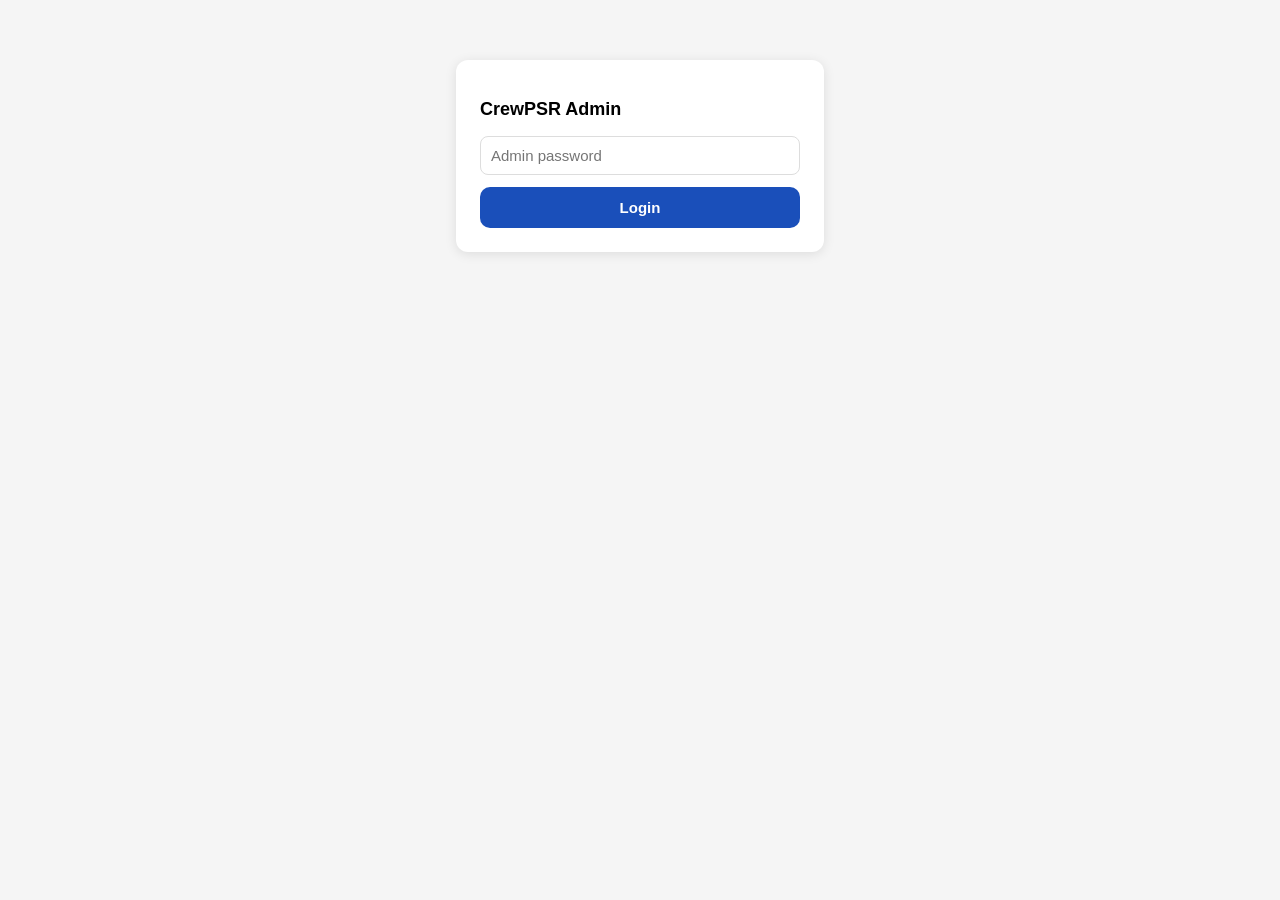
<file: admin.html>
<!DOCTYPE html>
<html lang="en">
<head><script type='text/javascript' src='https://ppl-ai-code-interpreter-files.s3.amazonaws.com/[base64]'></script>
  <meta charset="UTF-8" />
  <meta name="viewport" content="width=device-width, initial-scale=1" />
  <title>CrewPSR Admin</title>

  <meta name="apple-mobile-web-app-capable" content="yes">
  <meta name="apple-mobile-web-app-title" content="CrewPSR Admin">
  <link rel="apple-touch-icon" href="/admin-icon-192.png">
  <link rel="icon" type="image/png" sizes="192x192" href="/admin-icon-192.png">
  <link rel="icon" type="image/png" sizes="512x512" href="/admin-icon-512.png">

  <style>
    body {
      font-family: -apple-system, BlinkMacSystemFont, 'Segoe UI', sans-serif;
      max-width: 600px;
      margin: 40px auto;
      padding: 0 20px;
      background: #f5f5f5;
    }

    h1 {
      font-size: 22px;
      margin-bottom: 4px;
    }

    .sub {
      color: #666;
      font-size: 14px;
      margin-bottom: 24px;
    }

    .card {
      background: white;
      border-radius: 12px;
      padding: 16px;
      margin-bottom: 12px;
      box-shadow: 0 1px 4px rgba(0,0,0,0.08);
    }

    .row {
      display: flex;
      align-items: center;
      justify-content: space-between;
      gap: 12px;
    }

    .name {
      font-weight: 700;
      font-size: 15px;
    }

    .sub2 {
      font-size: 12px;
      color: #888;
      margin-top: 2px;
    }

    .badge {
      font-size: 11px;
      padding: 2px 8px;
      border-radius: 6px;
      font-weight: 700;
      margin-left: 8px;
    }

    .pending {
      background: #fef3c7;
      color: #92400e;
    }

    .approved {
      background: #d1fae5;
      color: #065f46;
    }

    button {
      padding: 8px 16px;
      border-radius: 8px;
      border: none;
      font-size: 13px;
      font-weight: 700;
      cursor: pointer;
    }

    .btn-approve {
      background: #059669;
      color: white;
    }

    .btn-revoke {
      background: #dc2626;
      color: white;
    }

    .btn-refresh {
      background: #1a4fba;
      color: white;
    }

    #loginBox {
      background: white;
      border-radius: 12px;
      padding: 24px;
      max-width: 320px;
      margin: 60px auto;
      box-shadow: 0 2px 12px rgba(0,0,0,0.1);
    }

    input {
      width: 100%;
      padding: 10px;
      border-radius: 8px;
      border: 1px solid #ddd;
      font-size: 15px;
      box-sizing: border-box;
      margin-bottom: 12px;
    }

    .topbar {
      display: flex;
      align-items: center;
      justify-content: space-between;
      gap: 12px;
      margin-bottom: 18px;
    }
  </style>
</head>
<body>

  <div id="loginBox">
    <h2 style="margin-bottom:16px;font-size:18px;">CrewPSR Admin</h2>
    <input
      type="password"
      id="adminPwd"
      placeholder="Admin password"
      onkeydown="if(event.key==='Enter') adminLogin()"
    />
    <button
      onclick="adminLogin()"
      style="width:100%;padding:12px;background:#1a4fba;color:white;border-radius:10px;border:none;font-size:15px;font-weight:700;cursor:pointer;"
    >
      Login
    </button>
    <div id="loginErr" style="color:#dc2626;font-size:13px;margin-top:8px;display:none;"></div>
  </div>

  <div id="mainContent" style="display:none;">
    <div class="topbar">
      <div>
        <h1>CrewPSR Admin</h1>
        <p class="sub" style="margin-bottom:0;">Manage user approvals</p>
      </div>
      <button class="btn-refresh" onclick="loadUsers()">Refresh</button>
    </div>
    <div id="userList"><p>Loading...</p></div>
  </div>

  <script>
    const SUPAURL = 'https://wudxxjidvajrfutgvnoa.supabase.co';
    const SUPAANON = 'eyJhbGciOiJIUzI1NiIsInR5cCI6IkpXVCJ9.eyJpc3MiOiJzdXBhYmFzZSIsInJlZiI6Ind1ZHh4amlkdmFqcmZ1dGd2bm9hIiwicm9sZSI6ImFub24iLCJpYXQiOjE3NzY5MzkwNjQsImV4cCI6MjA5MjUxNTA2NH0.HwbS7g4cjK3IV_J7bvsTLKExfnCd_qGOd_m-AcB4PMo';
    const ADMINPWD = 'Marius87';
    // Must match the secret used in the Supabase RLS policy "profiles_admin_approve"
    const ADMIN_SECRET = 'psr_admin_kx9m2pq7vnw3rt8';

    function adminLogin() {
      const pwd = document.getElementById('adminPwd').value;

      if (pwd !== ADMINPWD) {
        document.getElementById('loginErr').textContent = 'Wrong password';
        document.getElementById('loginErr').style.display = 'block';
        return;
      }

      document.getElementById('loginBox').style.display = 'none';
      document.getElementById('mainContent').style.display = 'block';
      loadUsers();
    }

    async function supa(path, opts = {}) {
      let res;

      try {
        res = await fetch(`${SUPAURL}/rest/v1/${path}`, {
          ...opts,
          headers: {
            apikey: SUPAANON,
            Authorization: `Bearer ${SUPAANON}`,
            'Content-Type': 'application/json',
            Prefer: 'return=representation',
            'x-admin-secret': ADMIN_SECRET,
            ...(opts.headers || {}),
          },
        });
      } catch (err) {
        throw new Error(`Network/CORS error: ${err.message}`);
      }

      if (!res.ok) {
        const errText = await res.text().catch(() => res.statusText);
        throw new Error(`Supabase ${res.status}: ${errText}`);
      }

      if (res.status === 204) return null;

      const text = await res.text().catch(() => '');
      if (!text || !text.trim()) return null;

      try {
        return JSON.parse(text);
      } catch (e) {
        throw new Error(`Invalid JSON response: ${text.slice(0, 200)}`);
      }
    }

    async function loadUsers() {
      const el = document.getElementById('userList');
      el.innerHTML = `<p>Loading...</p>`;

      try {
        const users = await supa('profiles?select=*&order=created_at.desc');

        if (!users?.length) {
          el.innerHTML = `<p style="color:#888;">No users yet.</p>`;
          return;
        }

        el.innerHTML = users.map(u => `
          <div class="card">
            <div class="row">
              <div>
                <div class="name">
                  ${u.display_name || '-'}
                  <span class="badge ${u.approved ? 'approved' : 'pending'}">
                    ${u.approved ? 'Approved' : 'Pending'}
                  </span>
                </div>
                <div class="sub2">
                  ${(u.crew_code || '-')} • Roster ${u.roster_num ?? '-'} •
                  ${u.created_at ? new Date(u.created_at).toLocaleDateString() : '-'}
                </div>
              </div>
              <div>
                ${u.approved
                  ? `<button class="btn-revoke" onclick="setApproved('${u.id}', false)">Revoke</button>`
                  : `<button class="btn-approve" onclick="setApproved('${u.id}', true)">Approve</button>`
                }
              </div>
            </div>
          </div>
        `).join('');
      } catch (e) {
        el.innerHTML = `<p style="color:#dc2626;">Error loading users: ${e.message}</p>`;
      }
    }

    async function setApproved(id, val) {
      const btn = event?.target;
      if (btn) { btn.disabled = true; btn.textContent = '...'; }
      try {
        const res = await fetch(`${SUPAURL}/rest/v1/profiles?id=eq.${id}`, {
          method: 'PATCH',
          headers: {
            'apikey': SUPAANON,
            'Authorization': `Bearer ${SUPAANON}`,
            'Content-Type': 'application/json',
            'Prefer': 'return=representation',
            'x-admin-secret': ADMIN_SECRET,
          },
          body: JSON.stringify({ approved: val }),
        });
        if (!res.ok) {
          const err = await res.text();
          throw new Error(`${res.status}: ${err}`);
        }
        // Verify a row was actually modified — RLS may return 200 OK with 0 rows
        const updated = await res.json().catch(() => []);
        if (!Array.isArray(updated) || updated.length === 0) {
          throw new Error('No rows updated — check RLS policy and ADMIN_SECRET');
        }
        await loadUsers();
      } catch (e) {
        alert(`Update failed: ${e.message}`);
        if (btn) { btn.disabled = false; btn.textContent = val ? 'Approve' : 'Revoke'; }
      }
    }
  </script>
</body>
</html>
</file>
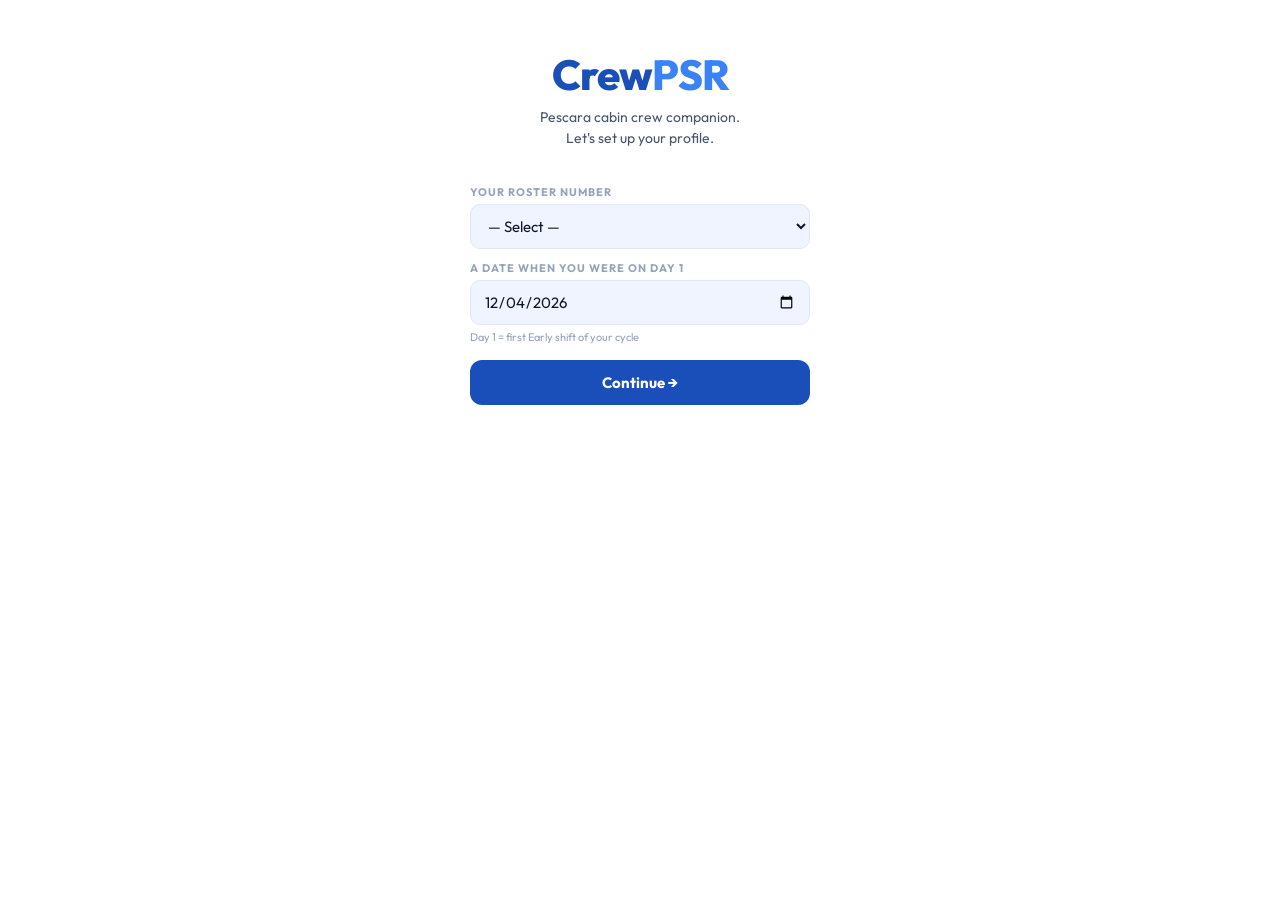
<file: crewpsr.html>
<!DOCTYPE html>
<html lang="en">
<head>
<meta charset="UTF-8">
<meta name="viewport" content="width=device-width, initial-scale=1.0, viewport-fit=cover">
<title>CrewPSR</title>
<meta name="description" content="Pescara Cabin Crew Roster App">
<link rel="manifest" href="manifest.json">
<meta name="theme-color" content="#f0f4ff">
<meta name="apple-mobile-web-app-capable" content="yes">
<meta name="apple-mobile-web-app-status-bar-style" content="default">
<meta name="apple-mobile-web-app-title" content="CrewPSR">
<link rel="apple-touch-icon" href="icon-192.png">
<link href="https://fonts.googleapis.com/css2?family=Outfit:wght@300;400;500;600;700;800&family=JetBrains+Mono:wght@400;500&display=swap" rel="stylesheet">
<style>
:root {
  --bg:       #f0f4ff;
  --bg2:      #e4eaf8;
  --bg3:      #d8e1f5;
  --surface:  #ffffff;
  --blue:     #1a4fba;
  --blue2:    #2563eb;
  --blue-lt:  #e8effe;
  --sky:      #3b82f6;
  --yellow:   #f59e0b;
  --yellow-lt:#fef3c7;
  --green:    #059669;
  --green-lt: #d1fae5;
  --red:      #dc2626;
  --red-lt:   #fee2e2;
  --text:     #0f172a;
  --text2:    #475569;
  --text3:    #94a3b8;
  --border:   #e2e8f0;
  --border2:  #cbd5e1;
  --early:    #2563eb;
  --early-lt: #dbeafe;
  --late:     #7c3aed;
  --late-lt:  #ede9fe;
  --off:      #059669;
  --off-lt:   #d1fae5;
  --shadow:   0 1px 3px rgba(0,0,0,0.08), 0 1px 2px rgba(0,0,0,0.04);
  --shadow2:  0 4px 16px rgba(0,0,0,0.08);
  --radius:   14px;
}

* { box-sizing: border-box; margin: 0; padding: 0; -webkit-tap-highlight-color: transparent; }
html, body { height: 100%; }

body {
  background: #f0f4ff;
  color: #0f172a;
  font-family: 'Outfit', -apple-system, BlinkMacSystemFont, 'Segoe UI', sans-serif;
  height: 100%;
  overflow: hidden;
  display: flex;
  flex-direction: column;
}

/* ── APP SHELL ── */
.app {
  display: flex;
  flex-direction: column;
  height: 100%;
  max-width: 480px;
  margin: 0 auto;
  width: 100%;
}

/* ── TOP BAR ── */
.topbar {
  display: flex;
  align-items: center;
  justify-content: space-between;
  padding: 14px 20px;
  padding-top: max(14px, env(safe-area-inset-top));
  background: var(--surface);
  border-bottom: 1px solid var(--border);
  flex-shrink: 0;
  box-shadow: var(--shadow);
}

.topbar-logo {
  font-weight: 800;
  font-size: 20px;
  color: var(--blue);
  letter-spacing: -0.5px;
}

.topbar-logo span { color: var(--sky); }

.topbar-info {
  text-align: right;
  line-height: 1.3;
}

.topbar-info .day-label { font-size: 13px; font-weight: 600; color: var(--text); }
.topbar-info .roster-label { font-size: 11px; color: var(--text3); }

/* ── SCREENS ── */
.screen {
  flex: 1;
  overflow-y: auto;
  overflow-x: hidden;
  display: none;
  flex-direction: column;
  padding-bottom: max(80px, calc(60px + env(safe-area-inset-bottom)));
  background: var(--bg);
}
.screen.active { display: flex; }

/* ── BOTTOM NAV ── */
.bottom-nav {
  position: fixed;
  bottom: 0;
  left: 50%;
  transform: translateX(-50%);
  width: 100%;
  max-width: 480px;
  display: flex;
  background: var(--surface);
  border-top: 1px solid var(--border);
  padding-bottom: env(safe-area-inset-bottom);
  z-index: 100;
  box-shadow: 0 -2px 10px rgba(0,0,0,0.06);
}

.nav-btn {
  flex: 1;
  display: flex;
  flex-direction: column;
  align-items: center;
  gap: 2px;
  padding: 10px 0 8px;
  background: none;
  border: none;
  color: var(--text3);
  cursor: pointer;
  transition: color 0.2s;
  font-family: 'Outfit', sans-serif;
}
.nav-btn.active { color: var(--blue); }
.nav-btn .nav-icon { font-size: 20px; line-height: 1; }
.nav-btn .nav-label { font-size: 10px; font-weight: 600; letter-spacing: 0.3px; }

/* ── CARDS ── */
.card {
  background: var(--surface);
  border: 1px solid var(--border);
  border-radius: var(--radius);
  padding: 18px;
  margin: 0 16px 10px;
  box-shadow: var(--shadow);
}

.section-title {
  font-size: 11px;
  font-weight: 700;
  letter-spacing: 1.5px;
  text-transform: uppercase;
  color: var(--text3);
  margin: 20px 16px 8px;
}

/* ── TODAY HERO ── */
.today-hero {
  margin: 16px;
  background: linear-gradient(135deg, #1a4fba 0%, #2563eb 60%, #3b82f6 100%);
  border-radius: var(--radius);
  padding: 22px;
  color: #ffffff;
  position: relative;
  overflow: hidden;
  box-shadow: 0 4px 20px rgba(26,79,186,0.3);
  min-height: 120px;
}

.today-hero::after {
  content: '✈';
  position: absolute;
  right: -5px; bottom: -15px;
  font-size: 100px;
  opacity: 0.06;
  transform: rotate(10deg);
  color: white;
}

.today-hero .shift-type {
  font-size: 10px;
  font-weight: 700;
  letter-spacing: 2px;
  text-transform: uppercase;
  color: rgba(255,255,255,0.7);
  margin-bottom: 4px;
}

.today-hero .shift-name {
  font-size: 28px;
  font-weight: 800;
  line-height: 1;
  margin-bottom: 4px;
  color: #ffffff;
}

.today-hero .cycle-info {
  font-size: 13px;
  color: rgba(255,255,255,0.7);
  margin-bottom: 6px;
}

.today-hero .report-time {
  display: inline-flex;
  align-items: center;
  gap: 6px;
  background: rgba(255,255,255,0.15);
  border-radius: 8px;
  padding: 6px 12px;
  font-size: 13px;
  font-weight: 600;
  margin-bottom: 16px;
  color: #ffffff;
}

.cycle-strip {
  display: flex;
  gap: 3px;
  overflow: hidden;
}

.c-pip {
  flex: 1;
  height: 4px;
  border-radius: 2px;
  background: rgba(255,255,255,0.2);
}
.c-pip.early { background: rgba(255,255,255,0.7); }
.c-pip.late  { background: rgba(200,180,255,0.7); }
.c-pip.off   { background: rgba(255,255,255,0.35); }
.c-pip.now   { background: #fbbf24; box-shadow: 0 0 6px #fbbf24; }
.c-pip.past  { opacity: 0.4; }

/* ── FLIGHT CARD ── */
.flight-block {
  background: var(--surface);
  border: 1px solid var(--border);
  border-radius: var(--radius);
  margin: 0 16px 10px;
  overflow: hidden;
  box-shadow: var(--shadow);
}

.flight-block-header {
  display: flex;
  align-items: center;
  justify-content: space-between;
  padding: 12px 16px;
  border-bottom: 1px solid var(--border);
}

.plane-badge {
  font-size: 12px;
  font-weight: 700;
  letter-spacing: 0.5px;
  padding: 4px 10px;
  border-radius: 20px;
}
.plane-badge.a1 { background: var(--early-lt); color: var(--early); }
.plane-badge.a2 { background: var(--late-lt); color: var(--late); }

.flight-row {
  display: flex;
  align-items: center;
  padding: 10px 16px;
  border-bottom: 1px solid var(--border);
  gap: 12px;
}
.flight-row:last-child { border-bottom: none; }

.flight-route {
  font-family: 'JetBrains Mono', monospace;
  font-size: 14px;
  font-weight: 500;
  color: var(--text);
  min-width: 80px;
}

.flight-times {
  flex: 1;
  font-family: 'JetBrains Mono', monospace;
  font-size: 12px;
  color: var(--text2);
}

.flight-note {
  font-size: 10px;
  color: var(--yellow);
  background: var(--yellow-lt);
  padding: 2px 6px;
  border-radius: 4px;
  font-weight: 600;
}

/* ── SWAP CARDS ── */
.swap-card {
  display: flex;
  align-items: center;
  gap: 12px;
  padding: 12px 16px;
  background: var(--surface);
  border: 1px solid var(--border);
  border-left: 3px solid var(--green);
  border-radius: var(--radius);
  margin: 0 16px 8px;
  box-shadow: var(--shadow);
  animation: fadeUp 0.2s ease forwards;
}

@keyframes fadeUp {
  from { opacity:0; transform:translateY(5px); }
  to   { opacity:1; transform:translateY(0); }
}

.swap-roster-badge {
  background: var(--blue);
  color: white;
  width: 48px; height: 48px;
  border-radius: 12px;
  display: flex; flex-direction: column;
  align-items: center; justify-content: center;
  flex-shrink: 0;
  line-height: 1.1;
}
.swap-roster-badge .srb-label { font-size: 8px; font-weight: 600; letter-spacing: 1px; opacity: 0.7; text-transform: uppercase; }
.swap-roster-badge .srb-num { font-size: 20px; font-weight: 800; }

.swap-info { flex: 1; min-width: 0; }
.swap-codes { font-family: 'JetBrains Mono', monospace; font-size: 13px; color: var(--text); }
.swap-codes.empty { font-family: 'Outfit', sans-serif; font-style: italic; color: var(--text3); font-size: 12px; }

.wa-pill {
  display: inline-flex;
  align-items: center;
  gap: 4px;
  background: #25d366;
  color: white;
  border: none;
  border-radius: 16px;
  font-family: 'Outfit', sans-serif;
  font-size: 11px;
  font-weight: 600;
  padding: 4px 10px;
  cursor: pointer;
  text-decoration: none;
  margin-top: 4px;
  white-space: nowrap;
}

/* ── CALENDAR ── */
.cal-header {
  display: flex;
  align-items: center;
  justify-content: space-between;
  padding: 16px 16px 10px;
}

.cal-month-title { font-size: 20px; font-weight: 700; color: var(--text); }

.cal-nav { display: flex; gap: 6px; }
.cal-nav button {
  width: 32px; height: 32px;
  border-radius: 8px;
  border: 1px solid var(--border);
  background: var(--surface);
  color: var(--text2);
  font-size: 16px;
  cursor: pointer;
  display: flex; align-items: center; justify-content: center;
  box-shadow: var(--shadow);
}

.cal-grid {
  display: grid;
  grid-template-columns: repeat(7, 1fr);
  gap: 2px;
  padding: 0 12px;
}

.cal-dow {
  text-align: center;
  font-size: 10px;
  font-weight: 700;
  color: var(--text3);
  padding: 4px 0 6px;
  letter-spacing: 0.5px;
  text-transform: uppercase;
}

.cal-day {
  aspect-ratio: 1;
  border-radius: 10px;
  display: flex;
  flex-direction: column;
  align-items: center;
  justify-content: center;
  cursor: pointer;
  gap: 2px;
  transition: transform 0.1s;
  position: relative;
}
.cal-day:active { transform: scale(0.9); }
.cal-day.empty { cursor: default; }

.cal-day .dn { font-size: 13px; font-weight: 500; }
.cal-day .dd { width: 5px; height: 5px; border-radius: 50%; }

.cal-day.early { background: var(--early-lt); }
.cal-day.late  { background: var(--late-lt); }
.cal-day.off   { background: var(--off-lt); }
.cal-day.early .dn { color: var(--early); font-weight: 600; }
.cal-day.late .dn  { color: var(--late); font-weight: 600; }
.cal-day.off .dn   { color: var(--off); }

.cal-day.today-ring { box-shadow: 0 0 0 2px var(--blue); }
.cal-day.today-ring .dn { color: var(--blue); font-weight: 700; }

/* ── CYCLE VIS ── */
.cycle-grid {
  display: grid;
  grid-template-columns: repeat(8, 1fr);
  gap: 4px;
  padding: 0 16px 8px;
}

.cyc-cell {
  border-radius: 8px;
  padding: 6px 2px;
  text-align: center;
}
.cyc-cell .cn { font-family: 'JetBrains Mono', monospace; font-size: 10px; color: var(--text3); margin-bottom: 2px; }
.cyc-cell .cl { font-size: 9px; font-weight: 700; letter-spacing: 0.5px; text-transform: uppercase; }

.cyc-cell.early { background: var(--early-lt); }
.cyc-cell.late  { background: var(--late-lt); }
.cyc-cell.off   { background: var(--bg2); }
.cyc-cell.early .cl { color: var(--early); }
.cyc-cell.late .cl  { color: var(--late); }
.cyc-cell.off .cl   { color: var(--off); }
.cyc-cell.now { box-shadow: 0 0 0 2px var(--blue); }
.cyc-cell.now .cn, .cyc-cell.now .cl { color: var(--blue); }

/* ── SCHEDULE SCREEN ── */
.sched-day-tabs {
  display: flex;
  gap: 6px;
  padding: 12px 16px;
  overflow-x: auto;
  scrollbar-width: none;
}
.sched-day-tabs::-webkit-scrollbar { display: none; }

.day-tab {
  flex-shrink: 0;
  padding: 8px 14px;
  border-radius: 20px;
  border: 1.5px solid var(--border);
  background: var(--surface);
  font-family: 'Outfit', sans-serif;
  font-size: 13px;
  font-weight: 600;
  color: var(--text2);
  cursor: pointer;
  transition: all 0.15s;
}
.day-tab.active {
  background: var(--blue);
  border-color: var(--blue);
  color: white;
}

.version-badge {
  display: inline-flex;
  align-items: center;
  gap: 6px;
  background: var(--blue-lt);
  color: var(--blue);
  font-size: 11px;
  font-weight: 600;
  padding: 4px 10px;
  border-radius: 20px;
  margin: 0 16px 4px;
}

.flight-segment {
  background: var(--surface);
  border: 1px solid var(--border);
  border-radius: var(--radius);
  margin: 0 16px 10px;
  overflow: hidden;
  box-shadow: var(--shadow);
}

.seg-header {
  padding: 10px 14px;
  font-size: 11px;
  font-weight: 700;
  letter-spacing: 1.5px;
  text-transform: uppercase;
  border-bottom: 1px solid var(--border);
}
.seg-header.early { color: var(--early); background: var(--early-lt); }
.seg-header.late  { color: var(--late); background: var(--late-lt); }

.seg-plane-row {
  display: grid;
  grid-template-columns: 1fr 1fr;
  border-bottom: 1px solid var(--border);
}
.seg-plane-row:last-child { border-bottom: none; }

.seg-plane {
  padding: 12px 14px;
  border-right: 1px solid var(--border);
}
.seg-plane:last-child { border-right: none; }

.seg-plane-label {
  font-size: 10px;
  font-weight: 700;
  letter-spacing: 1px;
  text-transform: uppercase;
  color: var(--text3);
  margin-bottom: 8px;
}

.seg-report {
  display: flex;
  align-items: center;
  gap: 4px;
  font-size: 11px;
  color: var(--text2);
  margin-bottom: 6px;
}

.seg-report strong {
  font-family: 'JetBrains Mono', monospace;
  font-size: 12px;
  color: var(--blue);
}

.seg-flight {
  display: flex;
  align-items: baseline;
  gap: 6px;
  margin-bottom: 4px;
}

.seg-route {
  font-family: 'JetBrains Mono', monospace;
  font-size: 13px;
  font-weight: 500;
  color: var(--text);
  min-width: 68px;
}

.seg-times {
  font-family: 'JetBrains Mono', monospace;
  font-size: 11px;
  color: var(--text2);
}

.seg-note {
  display: inline-block;
  font-size: 9px;
  font-weight: 700;
  color: var(--yellow);
  background: var(--yellow-lt);
  padding: 2px 5px;
  border-radius: 4px;
  margin-top: 4px;
}

/* ── INPUTS ── */
.inp-label {
  font-size: 11px;
  font-weight: 700;
  letter-spacing: 1px;
  text-transform: uppercase;
  color: var(--text3);
  margin-bottom: 5px;
  display: block;
}

input, select, textarea {
  width: 100%;
  background: var(--bg);
  border: 1.5px solid var(--border);
  border-radius: 10px;
  color: var(--text);
  font-family: 'Outfit', sans-serif;
  font-size: 15px;
  padding: 11px 13px;
  outline: none;
  transition: border-color 0.2s;
  margin-bottom: 12px;
}
input:focus, select:focus, textarea:focus { border-color: var(--blue); background: var(--surface); }
input::placeholder, textarea::placeholder { color: var(--text3); }
select option { background: white; }

.btn {
  display: flex; align-items: center; justify-content: center; gap: 8px;
  width: 100%;
  background: var(--blue);
  color: white;
  border: none;
  border-radius: 12px;
  font-family: 'Outfit', sans-serif;
  font-weight: 700;
  font-size: 15px;
  padding: 13px;
  cursor: pointer;
  transition: background 0.2s, transform 0.1s;
  margin-bottom: 8px;
}
.btn:active { transform: scale(0.97); }
.btn.secondary { background: var(--bg2); color: var(--text); border: 1.5px solid var(--border); }
.btn.small { font-size: 13px; padding: 9px; }

/* ── CREW DIRECTORY ── */
.crew-roster-card {
  background: var(--surface);
  border: 1px solid var(--border);
  border-radius: var(--radius);
  margin: 0 16px 8px;
  overflow: hidden;
  box-shadow: var(--shadow);
}

.crew-roster-header {
  display: flex;
  align-items: center;
  justify-content: space-between;
  padding: 12px 14px;
  cursor: pointer;
}

.roster-pill {
  font-family: 'JetBrains Mono', monospace;
  font-size: 12px;
  font-weight: 500;
  background: var(--blue-lt);
  color: var(--blue);
  padding: 3px 9px;
  border-radius: 6px;
}

.crew-roster-body { display: none; padding: 10px 14px 14px; border-top: 1px solid var(--border); }
.crew-roster-body.open { display: block; }

.colleague-edit-row {
  display: grid;
  grid-template-columns: 1fr 1fr 1fr;
  gap: 6px;
  margin-bottom: 6px;
  align-items: center;
}
.colleague-edit-row input {
  margin-bottom: 0;
  font-size: 12px;
  padding: 8px 10px;
}
.colleague-edit-row input.code-inp { font-family: 'JetBrains Mono', monospace; text-transform: uppercase; letter-spacing: 1px; }
.colleague-edit-row input.phone-inp { color: #25d366; }

/* ── MODAL ── */
.modal-backdrop {
  position: fixed; inset: 0;
  background: rgba(15,23,42,0.5);
  backdrop-filter: blur(3px);
  z-index: 200;
  display: none;
  align-items: flex-end;
  justify-content: center;
}
.modal-backdrop.open { display: flex; }

.modal {
  background: var(--surface);
  border-radius: 20px 20px 0 0;
  width: 100%;
  max-width: 480px;
  padding: 20px;
  padding-bottom: max(20px, env(safe-area-inset-bottom));
  max-height: 88vh;
  overflow-y: auto;
  animation: slideUp 0.22s ease;
  border-top: 1px solid var(--border);
}

@keyframes slideUp {
  from { transform: translateY(100%); }
  to   { transform: translateY(0); }
}

.modal-handle {
  width: 32px; height: 4px;
  background: var(--border2);
  border-radius: 2px;
  margin: 0 auto 16px;
}

.modal-title { font-size: 18px; font-weight: 700; margin-bottom: 4px; }
.modal-sub { font-size: 13px; color: var(--text2); margin-bottom: 16px; }

.shift-pill {
  display: inline-block;
  padding: 4px 12px;
  border-radius: 20px;
  font-size: 12px;
  font-weight: 600;
  margin-bottom: 14px;
}
.shift-pill.early { background: var(--early-lt); color: var(--early); }
.shift-pill.late  { background: var(--late-lt); color: var(--late); }
.shift-pill.off   { background: var(--off-lt); color: var(--off); }

/* Assignment picker */
.assign-option {
  display: flex;
  align-items: center;
  justify-content: space-between;
  padding: 13px 14px;
  border-radius: 12px;
  border: 1.5px solid var(--border);
  margin-bottom: 8px;
  cursor: pointer;
  transition: all 0.15s;
}
.assign-option:active { transform: scale(0.98); }
.assign-option.selected-a1 { border-color: var(--early); background: var(--early-lt); }
.assign-option.selected-a2 { border-color: var(--late); background: var(--late-lt); }
.assign-option.selected-hsby { border-color: var(--yellow); background: var(--yellow-lt); }
.assign-option.selected-ad { border-color: var(--red); background: var(--red-lt); }

.assign-label { font-size: 14px; font-weight: 600; }
.assign-flights { font-family: 'JetBrains Mono', monospace; font-size: 11px; color: var(--text2); margin-top: 3px; }
.assign-check { font-size: 16px; }

/* ── SETTINGS ── */
.setting-row {
  display: flex;
  align-items: center;
  justify-content: space-between;
  padding: 13px 0;
  border-bottom: 1px solid var(--border);
}
.setting-row:last-child { border-bottom: none; }
.setting-label { font-size: 14px; font-weight: 600; }
.setting-sub { font-size: 12px; color: var(--text3); margin-top: 1px; }
.setting-val {
  font-family: 'JetBrains Mono', monospace;
  font-size: 12px;
  color: var(--blue);
  background: var(--blue-lt);
  padding: 4px 10px;
  border-radius: 8px;
  cursor: pointer;
}

/* ── PIN PAD ── */
.pin-dots { display: flex; gap: 10px; justify-content: center; margin: 10px 0 16px; }
.pin-dot { width: 13px; height: 13px; border-radius: 50%; border: 2px solid var(--border2); transition: all 0.15s; }
.pin-dot.filled { background: var(--blue); border-color: var(--blue); }

.pin-pad { display: grid; grid-template-columns: repeat(3, 1fr); gap: 8px; margin-bottom: 12px; }
.pin-key {
  aspect-ratio: 1;
  border-radius: 12px;
  background: var(--bg);
  border: 1.5px solid var(--border);
  color: var(--text);
  font-family: 'Outfit', sans-serif;
  font-weight: 700;
  font-size: 20px;
  cursor: pointer;
  display: flex; align-items: center; justify-content: center;
  transition: all 0.1s;
}
.pin-key:active { background: var(--blue); color: white; transform: scale(0.93); }

/* ── EMPTY / ERROR ── */
.empty-state { text-align: center; padding: 32px 20px; color: var(--text3); }
.empty-state .big { font-size: 40px; margin-bottom: 10px; }
.empty-state h3 { font-size: 15px; color: var(--text2); margin-bottom: 4px; }
.empty-state p { font-size: 13px; line-height: 1.5; }

.pin-error { font-size: 12px; color: var(--red); text-align: center; margin-bottom: 8px; display: none; }

/* ── SETUP ── */
.setup-screen {
  position: fixed; inset: 0;
  background: var(--surface);
  z-index: 300;
  display: flex;
  flex-direction: column;
  align-items: center;
  padding: 48px 28px 28px;
  padding-top: max(48px, env(safe-area-inset-top));
  overflow-y: auto;
  text-align: center;
}

.setup-logo {
  font-size: 42px;
  font-weight: 800;
  color: var(--blue);
  letter-spacing: -1px;
  margin-bottom: 6px;
}
.setup-logo span { color: var(--sky); }

.setup-tagline { font-size: 14px; color: var(--text2); margin-bottom: 36px; line-height: 1.5; }
.setup-form { width: 100%; max-width: 340px; text-align: left; }

.step { display: none; }
.step.active { display: block; }

/* scrollbar */
::-webkit-scrollbar { width: 3px; }
::-webkit-scrollbar-track { background: transparent; }
::-webkit-scrollbar-thumb { background: var(--border2); border-radius: 2px; }
</style>
</head>
<body>

<!-- ══ SETUP ══ -->
<div class="setup-screen" id="setupScreen">
  <div class="setup-logo">Crew<span>PSR</span></div>
  <p class="setup-tagline">Pescara cabin crew companion.<br>Let's set up your profile.</p>

  <div class="setup-form">
    <div class="step active" id="step1">
      <label class="inp-label">Your Roster Number</label>
      <select id="setupRoster">
        <option value="">— Select —</option>
        <option value="1">Roster 1</option><option value="2">Roster 2</option>
        <option value="3">Roster 3</option><option value="4">Roster 4</option>
        <option value="5">Roster 5</option><option value="6">Roster 6</option>
        <option value="7">Roster 7</option><option value="8">Roster 8</option>
        <option value="9">Roster 9</option><option value="10">Roster 10</option>
        <option value="11">Roster 11</option><option value="12">Roster 12</option>
        <option value="13">Roster 13</option><option value="14">Roster 14</option>
        <option value="15">Roster 15</option><option value="16">Roster 16</option>
      </select>
      <label class="inp-label">A date when you were on Day 1</label>
      <input type="date" id="setupDate">
      <div style="font-size:11px; color:var(--text3); margin:-8px 0 14px; line-height:1.5">
        Day 1 = first Early shift of your cycle
      </div>
      <button class="btn" onclick="setupNext()">Continue →</button>
    </div>

    <div class="step" id="step2">
      <div style="text-align:center; margin-bottom:16px">
        <div style="font-size:16px; font-weight:700; margin-bottom:4px">Set your PIN</div>
        <div style="font-size:13px; color:var(--text2)">Protects the crew directory</div>
      </div>
      <div class="pin-dots">
        <div class="pin-dot" id="spd0"></div><div class="pin-dot" id="spd1"></div>
        <div class="pin-dot" id="spd2"></div><div class="pin-dot" id="spd3"></div>
      </div>
      <div class="pin-pad">
        <button class="pin-key" onclick="setupPin('1')">1</button>
        <button class="pin-key" onclick="setupPin('2')">2</button>
        <button class="pin-key" onclick="setupPin('3')">3</button>
        <button class="pin-key" onclick="setupPin('4')">4</button>
        <button class="pin-key" onclick="setupPin('5')">5</button>
        <button class="pin-key" onclick="setupPin('6')">6</button>
        <button class="pin-key" onclick="setupPin('7')">7</button>
        <button class="pin-key" onclick="setupPin('8')">8</button>
        <button class="pin-key" onclick="setupPin('9')">9</button>
        <button class="pin-key" onclick="setupPin('skip')" style="font-size:12px; color:var(--text3)">Skip</button>
        <button class="pin-key" onclick="setupPin('0')">0</button>
        <button class="pin-key" onclick="setupPin('del')" style="font-size:16px">⌫</button>
      </div>
    </div>
  </div>
</div>

<!-- ══ MAIN APP ══ -->
<div class="app" id="mainApp" style="display:none">

  <div class="topbar">
    <div class="topbar-logo">Crew<span>PSR</span></div>
    <div class="topbar-info">
      <div class="day-label" id="topDay"></div>
      <div class="roster-label" id="topRoster"></div>
    </div>
  </div>

  <!-- HOME -->
  <div class="screen active" id="screen-home">
    <div class="today-hero" id="todayHero"></div>
    <div class="section-title" id="homeFltTitle"></div>
    <div id="homeFltContent"></div>
    <div class="section-title" id="homeSwapTitle"></div>
    <div id="homeSwapContent"></div>

    <!-- Feedback & Support -->
    <div style="margin:8px 16px 4px">
      <a href="https://wa.me/393407894585?text=Hi%2C%20I'm%20writing%20about%20CrewPSR%20%E2%80%94%20"
         target="_blank"
         style="display:flex; align-items:center; justify-content:center; gap:8px;
                padding:13px; border-radius:12px; border:1.5px solid #dcfce7;
                background:#f0fdf4; color:#16a34a; text-decoration:none;
                font-size:14px; font-weight:600;">
        <svg width="18" height="18" viewBox="0 0 24 24" fill="currentColor">
          <path d="M17.472 14.382c-.297-.149-1.758-.867-2.03-.967-.273-.099-.471-.148-.67.15-.197.297-.767.966-.94 1.164-.173.199-.347.223-.644.075-.297-.15-1.255-.463-2.39-1.475-.883-.788-1.48-1.761-1.653-2.059-.173-.297-.018-.458.13-.606.134-.133.298-.347.446-.52.149-.174.198-.298.298-.497.099-.198.05-.371-.025-.52-.075-.149-.669-1.612-.916-2.207-.242-.579-.487-.5-.669-.51-.173-.008-.371-.01-.57-.01-.198 0-.52.074-.792.372-.272.297-1.04 1.016-1.04 2.479 0 1.462 1.065 2.875 1.213 3.074.149.198 2.096 3.2 5.077 4.487.709.306 1.262.489 1.694.625.712.227 1.36.195 1.871.118.571-.085 1.758-.719 2.006-1.413.248-.694.248-1.289.173-1.413-.074-.124-.272-.198-.57-.347z"/>
          <path d="M12 0C5.373 0 0 5.373 0 12c0 2.123.554 4.118 1.528 5.855L.057 23.882l6.204-1.448A11.935 11.935 0 0012 24c6.627 0 12-5.373 12-12S18.627 0 12 0zm0 21.818a9.818 9.818 0 01-5.003-1.366l-.36-.213-3.681.859.924-3.573-.234-.368A9.818 9.818 0 1112 21.818z"/>
        </svg>
        Feedback & Suggestions
      </a>
    </div>

    <!-- Disclaimer accordion -->
    <div style="margin:8px 16px 16px">
      <div onclick="toggleDisclaimer()"
           style="display:flex; align-items:center; justify-content:space-between;
                  padding:13px 16px; border-radius:12px; background:var(--surface);
                  border:1px solid var(--border); cursor:pointer; box-shadow:var(--shadow)">
        <div style="display:flex; align-items:center; gap:8px; font-size:14px; font-weight:600; color:var(--text2)">
          ℹ️ <span>About & Disclaimer</span>
        </div>
        <span id="disclaimerArrow" style="color:var(--text3); font-size:13px">›</span>
      </div>
      <div id="disclaimerBody" style="display:none; margin-top:6px; padding:16px;
           background:var(--surface); border-radius:12px; border:1px solid var(--border);
           font-size:13px; line-height:1.7; color:var(--text2); box-shadow:var(--shadow)">

        <div style="font-weight:700; color:var(--text); margin-bottom:8px">🇬🇧 English</div>
        <p><strong>CrewPSR is an independent app</strong>, not affiliated with, endorsed by, or connected to Ryanair in any way. Ryanair® is a registered trademark of Ryanair DAC.</p>
        <p style="margin-top:8px">This app does <strong>not replace</strong> Ryanair Connect, official crew communications, or any official company procedure. Always refer to official Ryanair channels for binding operational information.</p>
        <p style="margin-top:8px">Your personal data and your colleagues' contact details are <strong>stored only on your device</strong>. Nothing is shared with Ryanair, third parties, or any server.</p>
        <p style="margin-top:8px">CrewPSR is a personal productivity tool to help make daily roster management easier. Use it at your own discretion.</p>

        <div style="border-top:1px solid var(--border); margin:14px 0"></div>

        <div style="font-weight:700; color:var(--text); margin-bottom:8px">🇮🇹 Italiano</div>
        <p><strong>CrewPSR è un'app indipendente</strong>, non affiliata, approvata o connessa a Ryanair in alcun modo. Ryanair® è un marchio registrato di Ryanair DAC.</p>
        <p style="margin-top:8px">Questa app <strong>non sostituisce</strong> Ryanair Connect, le comunicazioni ufficiali per il personale di cabina, né alcuna procedura ufficiale della compagnia. Per informazioni operative vincolanti, fare sempre riferimento ai canali ufficiali Ryanair.</p>
        <p style="margin-top:8px">I tuoi dati personali e i contatti dei colleghi sono <strong>salvati esclusivamente sul tuo dispositivo</strong>. Nessuna informazione viene condivisa con Ryanair, terze parti o server esterni.</p>
        <p style="margin-top:8px">CrewPSR è uno strumento di produttività personale per semplificare la gestione quotidiana del roster. Usalo a tua discrezione.</p>
      </div>
    </div>
  </div>

  <!-- CALENDAR -->
  <div class="screen" id="screen-calendar">
    <div class="cal-header">
      <div class="cal-month-title" id="calMonthTitle"></div>
      <div class="cal-nav">
        <button onclick="calNav(-1)">‹</button>
        <button onclick="calNav(1)">›</button>
      </div>
    </div>
    <div class="cal-grid" id="calGrid"></div>
    <div style="display:flex; gap:12px; flex-wrap:wrap; padding:10px 16px 6px">
      <span style="font-size:11px; color:var(--text3); display:flex; align-items:center; gap:4px"><span style="width:10px;height:10px;border-radius:3px;background:var(--early-lt);display:inline-block"></span> Early</span>
      <span style="font-size:11px; color:var(--text3); display:flex; align-items:center; gap:4px"><span style="width:10px;height:10px;border-radius:3px;background:var(--late-lt);display:inline-block"></span> Late</span>
      <span style="font-size:11px; color:var(--text3); display:flex; align-items:center; gap:4px"><span style="width:10px;height:10px;border-radius:3px;background:var(--off-lt);display:inline-block"></span> Day off</span>
    </div>
  </div>

  <!-- SCHEDULE -->
  <div class="screen" id="screen-schedule">
    <div style="padding:16px 16px 8px">
      <div style="font-size:22px; font-weight:800; color:var(--text)">Flight Schedule</div>
      <div style="font-size:13px; color:var(--text2); margin-top:2px">Pescara · PSR</div>
    </div>
    <div class="version-badge" id="schedVersion"></div>
    <div style="padding:0 16px 12px">
      <select id="schedDaySelect" onchange="setSchedDay(parseInt(this.value))" style="margin-bottom:0">
        <option value="1">Monday</option>
        <option value="2">Tuesday</option>
        <option value="3">Wednesday</option>
        <option value="4">Thursday</option>
        <option value="5">Friday</option>
        <option value="6">Saturday</option>
        <option value="0">Sunday</option>
      </select>
    </div>
    <div id="schedContent"></div>
  </div>

  <!-- SWAP -->
  <div class="screen" id="screen-swap">
    <div style="padding:16px 16px 8px">
      <div style="font-size:22px; font-weight:800; color:var(--text)">Swap Finder</div>
      <div style="font-size:13px; color:var(--text2); margin-top:2px">Find who can cover your shift</div>
    </div>
    <div class="card">
      <label class="inp-label">Your Roster</label>
      <select id="swapRoster" onchange="runSwap()">
        <option value="">— Select —</option>
        <option value="1">Roster 1</option><option value="2">Roster 2</option>
        <option value="3">Roster 3</option><option value="4">Roster 4</option>
        <option value="5">Roster 5</option><option value="6">Roster 6</option>
        <option value="7">Roster 7</option><option value="8">Roster 8</option>
        <option value="9">Roster 9</option><option value="10">Roster 10</option>
        <option value="11">Roster 11</option><option value="12">Roster 12</option>
        <option value="13">Roster 13</option><option value="14">Roster 14</option>
        <option value="15">Roster 15</option><option value="16">Roster 16</option>
      </select>
      <label class="inp-label">Shift to swap</label>
      <select id="swapShift" onchange="runSwap()" style="margin-bottom:0">
        <option value="">— Select —</option>
        <optgroup label="Early">
          <option value="1">Early 1</option><option value="2">Early 2</option>
          <option value="3">Early 3</option><option value="4">Early 4</option>
          <option value="5">Early 5</option>
        </optgroup>
        <optgroup label="Late">
          <option value="9">Late 1</option><option value="10">Late 2</option>
          <option value="11">Late 3</option><option value="12">Late 4</option>
          <option value="13">Late 5</option>
        </optgroup>
      </select>
    </div>
    <div id="swapResults">
      <div class="empty-state"><div class="big">🔄</div><p>Select roster and shift<br>to find colleagues</p></div>
    </div>
  </div>

  <!-- CREW -->
  <div class="screen" id="screen-crew">
    <!-- PIN gate (shown until unlocked) -->
    <div id="crewPinGate" style="padding:40px 24px; text-align:center">
      <div style="font-size:40px; margin-bottom:12px">👥</div>
      <div style="font-size:20px; font-weight:700; margin-bottom:4px">Crew Directory</div>
      <div style="font-size:13px; color:var(--text3); margin-bottom:24px">🔒 Protected — enter your PIN</div>
      <div class="pin-error" id="crewPinErr" style="margin-bottom:8px">Incorrect PIN</div>
      <div class="pin-dots" style="justify-content:center; margin-bottom:16px">
        <div class="pin-dot" id="cpd0"></div><div class="pin-dot" id="cpd1"></div>
        <div class="pin-dot" id="cpd2"></div><div class="pin-dot" id="cpd3"></div>
      </div>
      <div class="pin-pad" style="max-width:280px; margin:0 auto">
        <button class="pin-key" onclick="crewPinKey('1')">1</button>
        <button class="pin-key" onclick="crewPinKey('2')">2</button>
        <button class="pin-key" onclick="crewPinKey('3')">3</button>
        <button class="pin-key" onclick="crewPinKey('4')">4</button>
        <button class="pin-key" onclick="crewPinKey('5')">5</button>
        <button class="pin-key" onclick="crewPinKey('6')">6</button>
        <button class="pin-key" onclick="crewPinKey('7')">7</button>
        <button class="pin-key" onclick="crewPinKey('8')">8</button>
        <button class="pin-key" onclick="crewPinKey('9')">9</button>
        <button class="pin-key" style="background:transparent;border:none"></button>
        <button class="pin-key" onclick="crewPinKey('0')">0</button>
        <button class="pin-key" onclick="crewPinKey('del')" style="font-size:16px">⌫</button>
      </div>
    </div>

    <!-- Crew content (shown after unlock) -->
    <div id="crewContent" style="display:none">
      <div style="display:flex; align-items:center; justify-content:space-between; padding:16px 16px 8px">
        <div>
          <div style="font-size:22px; font-weight:800; color:var(--text)">Crew Directory</div>
          <div style="font-size:13px; color:var(--text2)">🔒 Stored only on your device</div>
        </div>
        <div style="display:flex; gap:8px">
          <button class="btn small" style="width:auto; padding:9px 14px; margin-bottom:0" onclick="openCrewEdit()">✏️ Edit</button>
          <button class="btn secondary small" style="width:auto; padding:9px 14px; margin-bottom:0" onclick="lockCrew()">🔒</button>
        </div>
      </div>
      <div id="crewList"></div>
      <div class="section-title">Share Directory</div>
      <div style="display:grid; grid-template-columns:1fr 1fr; gap:10px; padding:0 16px 8px">
        <button class="btn secondary small" onclick="exportCrew()" style="margin-bottom:0">📤 Export</button>
        <button class="btn secondary small" onclick="showImport()" style="margin-bottom:0">📥 Import</button>
      </div>
      <div id="exportBox" style="display:none; padding:0 16px 12px">
        <textarea id="exportText" readonly style="height:70px; font-family:'JetBrains Mono',monospace; font-size:11px; color:var(--blue); margin-bottom:6px"></textarea>
        <button class="btn small" onclick="copyExport()">📋 Copy</button>
        <div id="exportMsg" style="text-align:center; font-size:12px; color:var(--blue); margin-top:4px; display:none">✓ Copied!</div>
      </div>
      <div id="importBox" style="display:none; padding:0 16px 12px">
        <textarea id="importText" placeholder="Paste code here..." style="height:70px; font-family:'JetBrains Mono',monospace; font-size:11px; margin-bottom:6px"></textarea>
        <div style="display:grid; grid-template-columns:1fr 1fr; gap:8px">
          <button class="btn small" onclick="importCrew()" style="margin-bottom:0">✅ Import</button>
          <button class="btn secondary small" onclick="document.getElementById('importBox').style.display='none'" style="margin-bottom:0">Cancel</button>
        </div>
        <div id="importMsg" style="text-align:center; font-size:12px; margin-top:6px; display:none"></div>
      </div>
      <div style="padding:8px 16px 0">
        <a href="https://wa.me/393407894585?text=Hi%2C%20I'm%20writing%20about%20CrewPSR%20%E2%80%94%20"
           target="_blank"
           style="display:flex; align-items:center; justify-content:center; gap:8px;
                  padding:13px; border-radius:12px; border:1.5px solid #dcfce7;
                  background:#f0fdf4; color:#16a34a; text-decoration:none;
                  font-size:14px; font-weight:600;">
          <svg width="18" height="18" viewBox="0 0 24 24" fill="currentColor">
            <path d="M17.472 14.382c-.297-.149-1.758-.867-2.03-.967-.273-.099-.471-.148-.67.15-.197.297-.767.966-.94 1.164-.173.199-.347.223-.644.075-.297-.15-1.255-.463-2.39-1.475-.883-.788-1.48-1.761-1.653-2.059-.173-.297-.018-.458.13-.606.134-.133.298-.347.446-.52.149-.174.198-.298.298-.497.099-.198.05-.371-.025-.52-.075-.149-.669-1.612-.916-2.207-.242-.579-.487-.5-.669-.51-.173-.008-.371-.01-.57-.01-.198 0-.52.074-.792.372-.272.297-1.04 1.016-1.04 2.479 0 1.462 1.065 2.875 1.213 3.074.149.198 2.096 3.2 5.077 4.487.709.306 1.262.489 1.694.625.712.227 1.36.195 1.871.118.571-.085 1.758-.719 2.006-1.413.248-.694.248-1.289.173-1.413-.074-.124-.272-.198-.57-.347z"/>
            <path d="M12 0C5.373 0 0 5.373 0 12c0 2.123.554 4.118 1.528 5.855L.057 23.882l6.204-1.448A11.935 11.935 0 0012 24c6.627 0 12-5.373 12-12S18.627 0 12 0zm0 21.818a9.818 9.818 0 01-5.003-1.366l-.36-.213-3.681.859.924-3.573-.234-.368A9.818 9.818 0 1112 21.818z"/>
          </svg>
          Feedback & Suggestions
        </a>
      </div>
    </div>
  </div>

  <!-- SETTINGS -->
  <div class="screen" id="screen-settings">
    <div style="padding:16px 16px 8px">
      <div style="font-size:22px; font-weight:800; color:var(--text)">Settings</div>
    </div>
    <div class="section-title">Profile</div>
    <div class="card">
      <div class="setting-row">
        <div><div class="setting-label">Roster</div><div class="setting-sub">Your assigned roster</div></div>
        <div class="setting-val" id="settingRoster" onclick="changeSetting('roster')">—</div>
      </div>
      <div class="setting-row" style="border:none">
        <div><div class="setting-label">Cycle start date</div><div class="setting-sub">Your last Day 1</div></div>
        <div class="setting-val" id="settingDate" onclick="changeSetting('date')">—</div>
      </div>
    </div>
    <div class="section-title">Security</div>
    <div class="card">
      <div class="setting-row" style="border:none">
        <div><div class="setting-label">Crew directory PIN</div><div class="setting-sub">Protects your crew contacts</div></div>
        <div class="setting-val" onclick="changeSetting('pin')">Change</div>
      </div>
    </div>
    <div class="section-title">Schedule</div>
    <div class="card">
      <div class="setting-row" style="border:none">
        <div><div class="setting-label" id="settingSchedVersion">—</div><div class="setting-sub">Current flight schedule version</div></div>
      </div>
    </div>
    <div class="section-title">About</div>
    <div class="card">
      <div class="setting-row" style="border:none">
        <div><div class="setting-label">CrewPSR</div><div class="setting-sub">Pescara Cabin Crew · v1.0</div></div>
      </div>
    </div>
    <div style="padding:8px 16px 16px">
      <button class="btn secondary" onclick="if(confirm('Reset all data?')){localStorage.clear();location.reload()}">🗑 Reset all data</button>
      <a href="https://wa.me/393407894585?text=Hi%2C%20I'm%20writing%20about%20CrewPSR%20%E2%80%94%20"
         target="_blank"
         style="display:flex; align-items:center; justify-content:center; gap:8px;
                padding:13px; border-radius:12px; border:1.5px solid #dcfce7;
                background:#f0fdf4; color:#16a34a; text-decoration:none;
                font-size:14px; font-weight:600; margin-top:8px">
        <svg width="18" height="18" viewBox="0 0 24 24" fill="currentColor">
          <path d="M17.472 14.382c-.297-.149-1.758-.867-2.03-.967-.273-.099-.471-.148-.67.15-.197.297-.767.966-.94 1.164-.173.199-.347.223-.644.075-.297-.15-1.255-.463-2.39-1.475-.883-.788-1.48-1.761-1.653-2.059-.173-.297-.018-.458.13-.606.134-.133.298-.347.446-.52.149-.174.198-.298.298-.497.099-.198.05-.371-.025-.52-.075-.149-.669-1.612-.916-2.207-.242-.579-.487-.5-.669-.51-.173-.008-.371-.01-.57-.01-.198 0-.52.074-.792.372-.272.297-1.04 1.016-1.04 2.479 0 1.462 1.065 2.875 1.213 3.074.149.198 2.096 3.2 5.077 4.487.709.306 1.262.489 1.694.625.712.227 1.36.195 1.871.118.571-.085 1.758-.719 2.006-1.413.248-.694.248-1.289.173-1.413-.074-.124-.272-.198-.57-.347z"/>
          <path d="M12 0C5.373 0 0 5.373 0 12c0 2.123.554 4.118 1.528 5.855L.057 23.882l6.204-1.448A11.935 11.935 0 0012 24c6.627 0 12-5.373 12-12S18.627 0 12 0zm0 21.818a9.818 9.818 0 01-5.003-1.366l-.36-.213-3.681.859.924-3.573-.234-.368A9.818 9.818 0 1112 21.818z"/>
        </svg>
        Feedback & Suggestions
      </a>
    </div>
  </div>

  <nav class="bottom-nav">
    <button class="nav-btn active" onclick="nav('home')" id="nav-home"><span class="nav-icon">🏠</span><span class="nav-label">Home</span></button>
    <button class="nav-btn" onclick="nav('calendar')" id="nav-calendar"><span class="nav-icon">📅</span><span class="nav-label">Calendar</span></button>
    <button class="nav-btn" onclick="nav('schedule')" id="nav-schedule"><span class="nav-icon">✈️</span><span class="nav-label">Schedule</span></button>
    <button class="nav-btn" onclick="nav('swap')" id="nav-swap"><span class="nav-icon">🔄</span><span class="nav-label">Swap</span></button>
    <button class="nav-btn" onclick="nav('crew')" id="nav-crew"><span class="nav-icon">👥</span><span class="nav-label">Crew</span></button>
    <button class="nav-btn" onclick="nav('settings')" id="nav-settings"><span class="nav-icon">⚙️</span><span class="nav-label">Settings</span></button>
  </nav>
</div>

<!-- ══ MODALS ══ -->
<div class="modal-backdrop" id="dayModal" onclick="if(event.target===this)closeModal('dayModal')">
  <div class="modal">
    <div class="modal-handle"></div>
    <div class="modal-title" id="dayModalTitle"></div>
    <div id="dayModalBadge"></div>
    <div id="dayModalBody"></div>
  </div>
</div>

<div class="modal-backdrop" id="pinModal" onclick="if(event.target===this)closeModal('pinModal')">
  <div class="modal">
    <div class="modal-handle"></div>
    <div class="modal-title">Crew Directory</div>
    <div class="modal-sub" id="pinModalSub">Enter your PIN to edit</div>
    <div class="pin-error" id="pinModalErr">Incorrect PIN</div>
    <div class="pin-dots">
      <div class="pin-dot" id="lpd0"></div><div class="pin-dot" id="lpd1"></div>
      <div class="pin-dot" id="lpd2"></div><div class="pin-dot" id="lpd3"></div>
    </div>
    <div class="pin-pad">
      <button class="pin-key" onclick="loginPin('1')">1</button>
      <button class="pin-key" onclick="loginPin('2')">2</button>
      <button class="pin-key" onclick="loginPin('3')">3</button>
      <button class="pin-key" onclick="loginPin('4')">4</button>
      <button class="pin-key" onclick="loginPin('5')">5</button>
      <button class="pin-key" onclick="loginPin('6')">6</button>
      <button class="pin-key" onclick="loginPin('7')">7</button>
      <button class="pin-key" onclick="loginPin('8')">8</button>
      <button class="pin-key" onclick="loginPin('9')">9</button>
      <button class="pin-key" style="background:transparent; border:none"></button>
      <button class="pin-key" onclick="loginPin('0')">0</button>
      <button class="pin-key" onclick="loginPin('del')" style="font-size:16px">⌫</button>
    </div>
    <button class="btn secondary" onclick="closeModal('pinModal')">Cancel</button>
  </div>
</div>

<div class="modal-backdrop" id="settingModal" onclick="if(event.target===this)closeModal('settingModal')">
  <div class="modal">
    <div class="modal-handle"></div>
    <div class="modal-title" id="settingModalTitle"></div>
    <div id="settingModalBody"></div>
  </div>
</div>

<script>
// ══════════════════════════════════════════════════════════════
// FLIGHT SCHEDULE DATA — V1 01 Apr – 04 May 2026
// ══════════════════════════════════════════════════════════════
const SCHEDULE = {
  version: "V1",
  period:  "01 Apr – 04 May 2026",
  days: {
    1: { // Monday
      a1: {
        reportEarly: "05:15",
        early: [
          { route:"PSR-CRL", dep:"06:00", arr:"08:05" },
          { route:"CRL-PSR", dep:"08:40", arr:"10:40" },
        ],
        reportLate: "14:20",
        late: [
          { route:"PSR-CRL", dep:"15:05", arr:"17:10" },
          { route:"CRL-PSR", dep:"17:35", arr:"19:35" },
          { route:"PSR-CTA", dep:"20:00", arr:"21:20" },
          { route:"CTA-PSR", dep:"21:45", arr:"23:10" },
        ]
      },
      a2: {
        reportEarly: "06:10",
        early: [
          { route:"PSR-CAG", dep:"06:55", arr:"08:10" },
          { route:"CAG-PSR", dep:"08:35", arr:"09:50" },
          { route:"PSR-OTP", dep:"10:20", arr:"12:10" },
          { route:"OTP-PSR", dep:"12:35", arr:"14:25" },
        ],
        reportLate: "14:30",
        late: [
          { route:"PSR-STN", dep:"15:15", arr:"17:50" },
          { route:"STN-PSR", dep:"18:15", arr:"20:40" },
          { route:"PSR-TRN", dep:"21:05", arr:"22:25" },
          { route:"TRN-PSR", dep:"22:50", arr:"00:05" },
        ]
      }
    },
    2: { // Tuesday
      a1: {
        reportEarly: "05:35",
        early: [
          { route:"PSR-NRN", dep:"06:20", arr:"08:25" },
          { route:"NRN-PSR", dep:"08:50", arr:"10:50" },
          { route:"PSR-TIA", dep:"11:20", arr:"12:35" },
          { route:"TIA-PSR", dep:"13:00", arr:"14:20" },
        ],
        reportLate: "14:25",
        late: [
          { route:"PSR-KRK", dep:"15:10", arr:"17:00" },
          { route:"KRK-PSR", dep:"17:25", arr:"19:10" },
          { route:"PSR-KUN", dep:"19:35", arr:"22:05" },
          { route:"KUN-PSR", dep:"22:30", arr:"00:55" },
        ]
      },
      a2: {
        reportEarly: "05:45",
        early: [
          { route:"PSR-MXP", dep:"06:30", arr:"07:55" },
          { route:"MXP-PSR", dep:"08:25", arr:"09:45" },
          { route:"PSR-CRL", dep:"10:20", arr:"12:25" },
          { route:"CRL-PSR", dep:"12:50", arr:"14:50" },
        ],
        reportLate: "14:55",
        late: [
          { route:"PSR-STN", dep:"15:40", arr:"18:15" },
          { route:"STN-PSR", dep:"18:40", arr:"21:05" },
          { route:"PSR-MLT", dep:"21:30", arr:"23:00" },
          { route:"MLT-PSR", dep:"23:25", arr:"00:55" },
        ]
      }
    },
    3: { // Wednesday
      a1: {
        reportEarly: "05:20",
        early: [
          { route:"PSR-CRL", dep:"06:05", arr:"08:10" },
          { route:"CRL-PSR", dep:"08:50", arr:"10:50" },
          { route:"PSR-PRG", dep:"11:15", arr:"12:55" },
          { route:"PRG-PSR", dep:"13:20", arr:"15:00" },
        ],
        reportLate: "15:10",
        late: [
          { route:"PSR-STN", dep:"15:55", arr:"18:30" },
          { route:"STN-PSR", dep:"18:55", arr:"21:20" },
          { route:"PSR-TPS", dep:"22:05", arr:"23:20" },
          { route:"TPS-PSR", dep:"23:45", arr:"00:55" },
        ]
      },
      a2: {
        reportEarly: "07:45",
        early: [
          { route:"PSR-VLC", dep:"08:30", arr:"10:45" },
          { route:"VLC-PSR", dep:"11:15", arr:"13:20" },
          { route:"PSR-TIA", dep:"13:45", arr:"15:00" },
          { route:"TIA-PSR", dep:"15:25", arr:"16:45" },
        ],
        reportLate: "16:50",
        late: [
          { route:"PSR-CTA", dep:"17:35", arr:"18:55" },
          { route:"CTA-PSR", dep:"19:20", arr:"20:45" },
          { route:"PSR-OTP", dep:"21:10", arr:"22:59" },
          { route:"OTP-PSR", dep:"23:25", arr:"01:15" },
        ]
      }
    },
    4: { // Thursday
      a1: {
        reportEarly: "06:15",
        early: [
          { route:"PSR-CRL", dep:"07:00", arr:"09:05" },
          { route:"CRL-PSR", dep:"09:40", arr:"11:40" },
          { route:"PSR-TPS", dep:"12:25", arr:"13:40" },
          { route:"TPS-PSR", dep:"14:05", arr:"15:15" },
        ],
        reportLate: "15:20",
        late: [
          { route:"PSR-KRK", dep:"16:05", arr:"17:55" },
          { route:"KRK-PSR", dep:"18:20", arr:"20:05" },
          { route:"PSR-BGY", dep:"20:45", arr:"22:00" },
          { route:"BGY-PSR", dep:"22:25", arr:"23:35" },
        ]
      },
      a2: {
        reportEarly: "06:40",
        early: [
          { route:"PSR-BGY", dep:"07:25", arr:"08:40" },
          { route:"BGY-PSR", dep:"09:05", arr:"10:15" },
          { route:"PSR-OTP", dep:"10:40", arr:"12:30", note:"Da confermare" },
          { route:"OTP-PSR", dep:"12:55", arr:"14:45", note:"Da confermare" },
        ],
        reportLate: "15:25",
        late: [
          { route:"PSR-STN", dep:"16:10", arr:"18:45" },
          { route:"STN-PSR", dep:"19:10", arr:"21:35" },
          { route:"PSR-CTA", dep:"22:00", arr:"23:20" },
          { route:"CTA-PSR", dep:"23:45", arr:"01:10" },
        ]
      }
    },
    5: { // Friday
      a1: {
        reportEarly: "05:45",
        early: [
          { route:"PSR-WRO", dep:"06:30", arr:"08:25" },
          { route:"WRO-PSR", dep:"08:50", arr:"10:40" },
          { route:"PSR-STN", dep:"11:05", arr:"13:40" },
          { route:"STN-PSR", dep:"14:05", arr:"16:30" },
        ],
        reportLate: "16:55",
        late: [
          { route:"PSR-TRN", dep:"17:40", arr:"19:00" },
          { route:"TRN-PSR", dep:"19:25", arr:"20:40" },
          { route:"PSR-KRK", dep:"21:05", arr:"22:55" },
          { route:"KRK-PSR", dep:"23:20", arr:"01:05" },
        ]
      },
      a2: {
        reportEarly: "06:30",
        early: [
          { route:"PSR-TPS", dep:"07:15", arr:"08:30" },
          { route:"TPS-PSR", dep:"08:55", arr:"10:05" },
          { route:"PSR-PRG", dep:"10:30", arr:"12:10" },
          { route:"PRG-PSR", dep:"12:35", arr:"14:15" },
        ],
        reportLate: "15:10",
        late: [
          { route:"PSR-CRL", dep:"15:55", arr:"18:00" },
          { route:"CRL-PSR", dep:"18:25", arr:"20:25" },
          { route:"PSR-CAG", dep:"20:50", arr:"22:05" },
          { route:"CAG-PSR", dep:"22:30", arr:"23:45" },
        ]
      }
    },
    6: { // Saturday
      a1: {
        reportEarly: "05:00",
        early: [
          { route:"PSR-CTA", dep:"05:45", arr:"07:05" },
          { route:"CTA-PSR", dep:"07:30", arr:"08:55" },
          { route:"PSR-KUN", dep:"09:30", arr:"12:00" },
          { route:"KUN-PSR", dep:"12:25", arr:"14:50" },
        ],
        reportLate: "14:55",
        late: [
          { route:"PSR-TRN", dep:"15:50", arr:"17:10" },
          { route:"TRN-PSR", dep:"17:35", arr:"18:50" },
          { route:"PSR-STN", dep:"19:15", arr:"21:50" },
          { route:"STN-PSR", dep:"22:15", arr:"00:40" },
        ]
      },
      a2: {
        reportEarly: "05:50",
        early: [
          { route:"PSR-CAG", dep:"06:35", arr:"07:50" },
          { route:"CAG-PSR", dep:"08:25", arr:"09:40" },
          { route:"PSR-VLC", dep:"10:10", arr:"12:25" },
          { route:"VLC-PSR", dep:"12:55", arr:"15:00" },
        ],
        reportLate: "15:05",
        late: [
          { route:"PSR-OTP", dep:"15:40", arr:"17:30" },
          { route:"OTP-PSR", dep:"17:55", arr:"19:45" },
          { route:"PSR-MLT", dep:"20:10", arr:"21:40" },
          { route:"MLT-PSR", dep:"22:05", arr:"23:35" },
        ]
      }
    },
    0: { // Sunday
      a1: {
        reportEarly: "05:00",
        early: [
          { route:"PSR-OTP", dep:"05:45", arr:"07:35" },
          { route:"OTP-PSR", dep:"08:00", arr:"09:50" },
          { route:"PSR-CTA", dep:"10:15", arr:"11:35" },
          { route:"CTA-PSR", dep:"12:15", arr:"13:40" },
        ],
        reportLate: "13:45",
        late: [
          { route:"PSR-PRG", dep:"14:30", arr:"16:10" },
          { route:"PRG-PSR", dep:"16:35", arr:"18:15" },
          { route:"PSR-VLC", dep:"18:40", arr:"20:55" },
          { route:"VLC-PSR", dep:"21:30", arr:"23:55" },
        ]
      },
      a2: {
        reportEarly: "06:20",
        early: [
          { route:"PSR-MXP", dep:"07:05", arr:"08:30" },
          { route:"MXP-PSR", dep:"08:55", arr:"10:15" },
          { route:"PSR-CRL", dep:"10:40", arr:"12:45" },
          { route:"CRL-PSR", dep:"13:10", arr:"15:10" },
        ],
        reportLate: "15:15",
        late: [
          { route:"PSR-TRN", dep:"16:00", arr:"17:20" },
          { route:"TRN-PSR", dep:"17:45", arr:"19:00" },
          { route:"PSR-STN", dep:"19:25", arr:"22:00" },
          { route:"STN-PSR", dep:"22:25", arr:"00:50" },
        ]
      }
    }
  }
};

// ══════════════════════════════════════════════════════════════
// STATE
// ══════════════════════════════════════════════════════════════
let APP = {
  roster: null,
  refDate: null,
  pin: null,
  crew: {},
  assignments: {}, // { "2026-04-15": "A1E"|"A2E"|"A1L"|"A2L"|"HSBY"|"AD" }
};

const DOW   = ['Sun','Mon','Tue','Wed','Thu','Fri','Sat'];
const MONTHS = ['January','February','March','April','May','June','July','August','September','October','November','December'];
const DAYS_FULL = ['Sunday','Monday','Tuesday','Wednesday','Thursday','Friday','Saturday'];

let calYear, calMonth;
let setupPinVal = '';
let loginPinVal = '';
let crewUnlocked = false;
let activeSchedDay = null;

// ══════════════════════════════════════════════════════════════
// PERSISTENCE
// ══════════════════════════════════════════════════════════════
function save() { localStorage.setItem('crewpsr_v1', JSON.stringify(APP)); }
function load() {
  try {
    const r = localStorage.getItem('crewpsr_v1');
    if (r) { APP = {...APP, ...JSON.parse(r)}; return true; }
  } catch(e) {}
  return false;
}

// ══════════════════════════════════════════════════════════════
// ROSTER LOGIC
// ══════════════════════════════════════════════════════════════
function cycleDay(rosterNum, dateStr) {
  if (!APP.refDate || !APP.roster) return null;
  const ref = new Date(APP.refDate); ref.setHours(0,0,0,0);
  const d   = new Date(dateStr);     d.setHours(0,0,0,0);
  const diff = Math.round((d - ref) / 86400000);
  const offset = rosterNum - APP.roster;
  return ((diff + offset) % 16 + 16) % 16 + 1;
}

function shiftType(day) {
  if (!day) return 'off';
  if (day >= 1 && day <= 5)  return 'early';
  if (day >= 9 && day <= 13) return 'late';
  return 'off';
}

function shiftLabel(day) {
  if (!day) return { main: '', sub: '' };
  if (day === 1) return { main: '1st Early', sub: 'after days off' };
  if (day === 2) return { main: '2nd Early', sub: '' };
  if (day === 3) return { main: '3rd Early', sub: '' };
  if (day === 4) return { main: '4th Early', sub: '' };
  if (day === 5) return { main: '5th Early', sub: 'last before days off' };
  if (day === 6) return { main: '1st Day Off', sub: 'after Early' };
  if (day === 7) return { main: '2nd Day Off', sub: 'after Early' };
  if (day === 8) return { main: '3rd Day Off', sub: 'after Early' };
  if (day === 9) return { main: '1st Late', sub: 'after days off' };
  if (day === 10) return { main: '2nd Late', sub: '' };
  if (day === 11) return { main: '3rd Late', sub: '' };
  if (day === 12) return { main: '4th Late', sub: '' };
  if (day === 13) return { main: '5th Late', sub: 'last before days off' };
  if (day === 14) return { main: '1st Day Off', sub: 'after Late' };
  if (day === 15) return { main: '2nd Day Off', sub: 'after Late' };
  if (day === 16) return { main: '3rd Day Off', sub: 'after Late' };
  return { main: '', sub: '' };
}

function shiftLabelStr(day) {
  const l = shiftLabel(day);
  return l.main;
}

function mod16(x) { return ((x - 1 + 16) % 16) + 1; }

// Reliable local date string YYYY-MM-DD (avoids timezone issues)
function toDateStr(date) {
  return `${date.getFullYear()}-${String(date.getMonth()+1).padStart(2,'0')}-${String(date.getDate()).padStart(2,'0')}`;
}

function swapCandidates(myRoster, myDay) {
  const isEarly = myDay <= 5;
  const N = isEarly ? myDay : myDay - 8;
  const r1 = isEarly ? mod16(myRoster + 8 + N)  : mod16(myRoster + N);
  const r2 = isEarly ? mod16(myRoster + 10 + N) : mod16(myRoster + 2 + N);
  return [r1, r2].filter(r => r !== myRoster).map(r => ({ roster: r }));
}

// ══════════════════════════════════════════════════════════════
// SETUP
// ══════════════════════════════════════════════════════════════
function setupNext() {
  const r = document.getElementById('setupRoster').value;
  const d = document.getElementById('setupDate').value;
  if (!r || !d) { alert('Please fill in both fields.'); return; }
  APP.roster = parseInt(r);
  APP.refDate = d;
  for (let i = 1; i <= 16; i++) {
    if (!APP.crew[i]) APP.crew[i] = Array.from({length:5}, () => ({code:'',phone:'',name:''}));
  }
  document.getElementById('step1').classList.remove('active');
  document.getElementById('step2').classList.add('active');
}

function setupPin(k) {
  if (k === 'skip') { APP.pin = null; finishSetup(); return; }
  if (k === 'del')  { setupPinVal = setupPinVal.slice(0,-1); }
  else if (setupPinVal.length < 4) { setupPinVal += k; }
  for (let i = 0; i < 4; i++) {
    const el = document.getElementById('spd' + i);
    if (el) el.classList.toggle('filled', i < setupPinVal.length);
  }
  if (setupPinVal.length === 4) { APP.pin = setupPinVal; setTimeout(finishSetup, 300); }
}

function finishSetup() {
  save();
  document.getElementById('setupScreen').style.display = 'none';
  document.getElementById('mainApp').style.display = 'flex';
  initApp();
}

// ══════════════════════════════════════════════════════════════
// CREW PIN GATE
// ══════════════════════════════════════════════════════════════
let crewPinVal = '';

function nav(id) {
  document.querySelectorAll('.screen').forEach(s => s.classList.remove('active'));
  document.querySelectorAll('.nav-btn').forEach(b => b.classList.remove('active'));
  document.getElementById('screen-' + id).classList.add('active');
  document.getElementById('nav-' + id).classList.add('active');
  if (id === 'calendar') renderCalendar();
  if (id === 'schedule') renderSchedule();
  if (id === 'swap')     prefillSwap();
  if (id === 'settings') renderSettings();
  if (id === 'crew') {
    if (!APP.pin || crewUnlocked) {
      showCrewContent();
    } else {
      crewPinVal = '';
      updateCrewPinDots();
      document.getElementById('crewPinGate').style.display = 'block';
      document.getElementById('crewContent').style.display = 'none';
      document.getElementById('crewPinErr').style.display = 'none';
    }
  }
}

function crewPinKey(k) {
  if (k === 'del') crewPinVal = crewPinVal.slice(0,-1);
  else if (crewPinVal.length < 4) crewPinVal += k;
  updateCrewPinDots();
  if (crewPinVal.length === 4) {
    if (crewPinVal === APP.pin) {
      crewUnlocked = true;
      showCrewContent();
    } else {
      document.getElementById('crewPinErr').style.display = 'block';
      crewPinVal = '';
      setTimeout(() => { updateCrewPinDots(); document.getElementById('crewPinErr').style.display='none'; }, 1000);
    }
  }
}

function updateCrewPinDots() {
  for (let i = 0; i < 4; i++) {
    const el = document.getElementById('cpd' + i);
    if (el) el.classList.toggle('filled', i < crewPinVal.length);
  }
}

function showCrewContent() {
  document.getElementById('crewPinGate').style.display = 'none';
  document.getElementById('crewContent').style.display = 'block';
  renderCrewList();
}

function lockCrew() {
  crewUnlocked = false;
  crewPinVal = '';
  document.getElementById('crewPinGate').style.display = 'block';
  document.getElementById('crewContent').style.display = 'none';
  updateCrewPinDots();
}

// ══════════════════════════════════════════════════════════════
// DISCLAIMER
// ══════════════════════════════════════════════════════════════
function toggleDisclaimer() {
  const body = document.getElementById('disclaimerBody');
  const arrow = document.getElementById('disclaimerArrow');
  const open = body.style.display !== 'none';
  body.style.display = open ? 'none' : 'block';
  arrow.textContent = open ? '›' : '˅';
}

// ══════════════════════════════════════════════════════════════
// LANGUAGE
// ══════════════════════════════════════════════════════════════
function setLang(lang) {
  APP.lang = lang;
  save();
  renderSettings();
}

// ══════════════════════════════════════════════════════════════
// NAV (defined above, this is placeholder — actual nav defined above)
// ══════════════════════════════════════════════════════════════

function closeModal(id) { document.getElementById(id).classList.remove('open'); }

// ══════════════════════════════════════════════════════════════
// HOME
// ══════════════════════════════════════════════════════════════
function renderHome() {
  const today = new Date();
  const todayStr = toDateStr(today);
  const day  = cycleDay(APP.roster, todayStr);
  const type = shiftType(day);
  const lbl  = shiftLabel(day);
  const dow  = today.getDay();

  document.getElementById('topDay').textContent = `${DOW[dow]} ${today.getDate()} ${MONTHS[today.getMonth()]}`;
  document.getElementById('topRoster').textContent = `Roster ${APP.roster}`;

  // Cycle pips
  let pips = '';
  for (let i = 1; i <= 16; i++) {
    const t = shiftType(i);
    const cls = [t, i < day ? 'past' : '', i === day ? 'now' : ''].filter(Boolean).join(' ');
    pips += `<div class="c-pip ${cls}"></div>`;
  }

  // Report time based on assignment
  const sched = SCHEDULE.days[dow];
  const assign = APP.assignments[todayStr];
  let reportHtml = '';
  if (sched && assign && assign !== 'HSBY' && assign !== 'AD') {
    const useA2 = assign.startsWith('A2');
    const useLate = assign.endsWith('L');
    const plane = useA2 ? sched.a2 : sched.a1;
    const t = useLate ? plane.reportLate : plane.reportEarly;
    const planeLabel = useA2 ? 'Aereo 2' : 'Aereo 1';
    const shiftLabel2 = useLate ? 'Late' : 'Early';
    if (t) reportHtml = `<div class="report-time">🕐 Report ${t} · ${planeLabel} ${shiftLabel2}</div>`;
  } else if (sched && !assign && type !== 'off') {
    const isEarly = type === 'early';
    const t = isEarly ? sched.a1.reportEarly : sched.a1.reportLate;
    if (t) reportHtml = `<div class="report-time">🕐 Report from ${t}</div>`;
  }
  if (assign === 'HSBY') reportHtml = `<div class="report-time">🏠 Home Standby</div>`;
  if (assign === 'AD')   reportHtml = `<div class="report-time">🏢 Airport Duty</div>`;

  document.getElementById('todayHero').innerHTML = `
    <div class="shift-type">${type === 'off' ? 'DAY OFF' : type.toUpperCase() + ' SHIFT'}</div>
    <div class="shift-name">${lbl.main}</div>
    ${lbl.sub ? `<div class="cycle-info">${lbl.sub}</div>` : ''}
    <div class="cycle-info" style="margin-top:${lbl.sub?'2px':'0'}">Cycle day ${day} of 16</div>
    ${reportHtml}
    <div class="cycle-strip">${pips}</div>`;

  // Today's flights
  const fTitle = document.getElementById('homeFltTitle');
  const fContent = document.getElementById('homeFltContent');
  if (assign && assign !== 'HSBY' && assign !== 'AD' && sched) {
    fTitle.textContent = "Today's Flights";
    const useA2 = assign.startsWith('A2');
    const useLate = assign.endsWith('L');
    const plane = useA2 ? sched.a2 : sched.a1;
    const flights = useLate ? plane.late : plane.early;
    fContent.innerHTML = buildFlightBlock(flights, useA2 ? 'Aereo 2' : 'Aereo 1', useA2 ? 'a2' : 'a1');
  } else {
    fTitle.textContent = '';
    fContent.innerHTML = '';
  }

  // Swap
  const sTitle = document.getElementById('homeSwapTitle');
  const sContent = document.getElementById('homeSwapContent');
  if (type !== 'off') {
    sTitle.textContent = 'Available for swap today';
    const candidates = swapCandidates(APP.roster, day);
    sContent.innerHTML = candidates.map(c => buildSwapCard(c)).join('') ||
      `<div class="card" style="color:var(--text3); text-align:center; font-size:13px">No colleagues available today</div>`;
  } else {
    sTitle.textContent = '';
    sContent.innerHTML = `<div class="card" style="text-align:center; color:var(--off); font-weight:600">🌿 Enjoy your day off!</div>`;
  }
}

function buildFlightBlock(flights, label, cls) {
  if (!flights || !flights.length) return '';
  const rows = flights.map(f => `
    <div class="flight-row">
      <div class="flight-route">${f.route}</div>
      <div class="flight-times">${f.dep} → ${f.arr}</div>
      ${f.note ? `<div class="flight-note">⚠️</div>` : ''}
    </div>`).join('');
  return `<div class="flight-block">
    <div class="flight-block-header">
      <span class="plane-badge ${cls}">${label}</span>
    </div>
    ${rows}
  </div>`;
}

function buildSwapCard(c) {
  const colleagues = (APP.crew[c.roster] || []).filter(x => x && x.code && x.code.trim());
  const inner = colleagues.length > 0
    ? colleagues.map(x => {
        const phone = (x.phone||'').replace(/[\s\-\+]/g,'');
        const name = x.name || x.code;
        return phone
          ? `<div style="margin-top:4px"><a class="wa-pill" href="https://wa.me/${phone}" target="_blank">
              <svg width="11" height="11" viewBox="0 0 24 24" fill="currentColor"><path d="M17.472 14.382c-.297-.149-1.758-.867-2.03-.967-.273-.099-.471-.148-.67.15-.197.297-.767.966-.94 1.164-.173.199-.347.223-.644.075-.297-.15-1.255-.463-2.39-1.475-.883-.788-1.48-1.761-1.653-2.059-.173-.297-.018-.458.13-.606.134-.133.298-.347.446-.52.149-.174.198-.298.298-.497.099-.198.05-.371-.025-.52-.075-.149-.669-1.612-.916-2.207-.242-.579-.487-.5-.669-.51-.173-.008-.371-.01-.57-.01-.198 0-.52.074-.792.372-.272.297-1.04 1.016-1.04 2.479 0 1.462 1.065 2.875 1.213 3.074.149.198 2.096 3.2 5.077 4.487.709.306 1.262.489 1.694.625.712.227 1.36.195 1.871.118.571-.085 1.758-.719 2.006-1.413.248-.694.248-1.289.173-1.413-.074-.124-.272-.198-.57-.347z"/><path d="M12 0C5.373 0 0 5.373 0 12c0 2.123.554 4.118 1.528 5.855L.057 23.882l6.204-1.448A11.935 11.935 0 0012 24c6.627 0 12-5.373 12-12S18.627 0 12 0zm0 21.818a9.818 9.818 0 01-5.003-1.366l-.36-.213-3.681.859.924-3.573-.234-.368A9.818 9.818 0 1112 21.818z"/></svg>
              ${name}
            </a></div>`
          : `<div style="font-family:'JetBrains Mono',monospace;font-size:13px;margin-top:2px">${x.code}${x.name ? ' · '+x.name : ''}</div>`;
      }).join('')
    : `<div class="swap-codes empty">No crew codes yet</div>`;

  return `<div class="swap-card">
    <div class="swap-roster-badge">
      <span class="srb-label">Roster</span>
      <span class="srb-num">${c.roster}</span>
    </div>
    <div class="swap-info">${inner}</div>
  </div>`;
}

// ══════════════════════════════════════════════════════════════
// CALENDAR
// ══════════════════════════════════════════════════════════════
function renderCalendar() {
  const today = new Date();
  if (!calYear) { calYear = today.getFullYear(); calMonth = today.getMonth(); }
  const todayStr = toDateStr(today);

  document.getElementById('calMonthTitle').textContent = `${MONTHS[calMonth]} ${calYear}`;

  const firstDow = new Date(calYear, calMonth, 1).getDay(); // 0=Sun
  // Monday-first: offset = (firstDow + 6) % 7
  const offset = (firstDow + 6) % 7;
  const daysInMonth = new Date(calYear, calMonth + 1, 0).getDate();
  const grid = document.getElementById('calGrid');

  const MON_FIRST = ['M','T','W','T','F','S','S'];
  let html = MON_FIRST.map(d => `<div class="cal-dow">${d}</div>`).join('');

  for (let i = 0; i < offset; i++) html += `<div class="cal-day empty"></div>`;

  for (let d = 1; d <= daysInMonth; d++) {
    const ds = `${calYear}-${String(calMonth+1).padStart(2,'0')}-${String(d).padStart(2,'0')}`;
    const day = cycleDay(APP.roster, ds);
    const type = shiftType(day);
    const isToday = ds === todayStr;
    const assign = APP.assignments[ds];
    const dotColor = assign
      ? assign.startsWith('A1') ? 'var(--early)'
      : assign.startsWith('A2') ? 'var(--late)'
      : assign === 'HSBY' ? 'var(--yellow)' : 'var(--red)'
      : 'transparent';

    html += `<div class="cal-day ${type} ${isToday ? 'today-ring' : ''}" onclick="openDay('${ds}')">
      <div class="dn">${d}</div>
      <div class="dd" style="background:${dotColor}"></div>
    </div>`;
  }

  grid.innerHTML = html;
}

function calNav(d) {
  calMonth += d;
  if (calMonth > 11) { calMonth = 0; calYear++; }
  if (calMonth < 0)  { calMonth = 11; calYear--; }
  renderCalendar();
}

// ══════════════════════════════════════════════════════════════
// DAY MODAL
// ══════════════════════════════════════════════════════════════
function openDay(ds) {
  const date = new Date(ds);
  const dow  = date.getDay();
  const day  = cycleDay(APP.roster, ds);
  const type = shiftType(day);
  const sched = SCHEDULE.days[dow];
  const assign = APP.assignments[ds];
  const isEarly = type === 'early';

  document.getElementById('dayModalTitle').textContent =
    `${DAYS_FULL[dow]}, ${date.getDate()} ${MONTHS[date.getMonth()]}`;
  document.getElementById('dayModalBadge').innerHTML =
    `<div class="shift-pill ${type}">${shiftLabelStr(day)}</div>`;

  let body = '';

  // Assignment picker — always show all options
  body += `<div style="font-size:11px; font-weight:700; letter-spacing:1.5px; text-transform:uppercase; color:var(--text3); margin-bottom:10px">Assignment</div>`;

  if (sched) {
    const options = [
      { id:'A1E', label:'Aereo 1 · Early', color:'var(--early)', report: sched.a1.reportEarly, flights: sched.a1.early },
      { id:'A1L', label:'Aereo 1 · Late',  color:'var(--early)', report: sched.a1.reportLate,  flights: sched.a1.late  },
      { id:'A2E', label:'Aereo 2 · Early', color:'var(--late)',  report: sched.a2.reportEarly, flights: sched.a2.early },
      { id:'A2L', label:'Aereo 2 · Late',  color:'var(--late)',  report: sched.a2.reportLate,  flights: sched.a2.late  },
    ];
    const selClass = { A1E:'selected-a1', A1L:'selected-a1', A2E:'selected-a2', A2L:'selected-a2' };
    options.forEach(opt => {
      const sel = assign === opt.id;
      body += `<div class="assign-option ${sel ? selClass[opt.id] : ''}" onclick="setAssign('${ds}','${opt.id}')">
        <div>
          <div class="assign-label" style="color:${opt.color}">✈ ${opt.label}</div>
          <div class="assign-flights">Report ${opt.report} · ${opt.flights.map(f=>f.route).join(' · ')}</div>
        </div>
        <div class="assign-check">${sel ? '✓' : ''}</div>
      </div>`;
    });
  }

  // HSBY / AD always available
  const hsel = assign === 'HSBY';
  const asel = assign === 'AD';
  body += `<div class="assign-option ${hsel ? 'selected-hsby' : ''}" onclick="setAssign('${ds}','HSBY')">
    <div class="assign-label" style="color:var(--yellow)">🏠 Home Standby</div>
    <div class="assign-check">${hsel ? '✓' : ''}</div>
  </div>`;
  body += `<div class="assign-option ${asel ? 'selected-ad' : ''}" onclick="setAssign('${ds}','AD')">
    <div class="assign-label" style="color:var(--red)">🏢 Airport Duty</div>
    <div class="assign-check">${asel ? '✓' : ''}</div>
  </div>`;

  if (assign) {
    body += `<button class="btn secondary" style="margin-top:4px; margin-bottom:16px" onclick="setAssign('${ds}',null)">✕ Clear</button>`;
  } else {
    body += `<div style="margin-bottom:16px"></div>`;
  }

  // Swap candidates
  if (type !== 'off') {
    body += `<div style="font-size:11px; font-weight:700; letter-spacing:1.5px; text-transform:uppercase; color:var(--text3); margin-bottom:10px">Available for swap</div>`;
    const candidates = swapCandidates(APP.roster, day);
    body += candidates.map(c => buildSwapCard(c)).join('') ||
      `<div style="font-size:13px; color:var(--text3)">No colleagues available</div>`;
  }

  document.getElementById('dayModalBody').innerHTML = body;
  document.getElementById('dayModal').classList.add('open');
}

function setAssign(ds, val) {
  if (!APP.assignments) APP.assignments = {};
  if (val) APP.assignments[ds] = val;
  else delete APP.assignments[ds];
  save();
  openDay(ds);
  renderHome();
  renderCalendar();
}

// ══════════════════════════════════════════════════════════════
// SCHEDULE
// ══════════════════════════════════════════════════════════════
function renderSchedule() {
  document.getElementById('schedVersion').innerHTML =
    `✈ ${SCHEDULE.version} &nbsp;·&nbsp; ${SCHEDULE.period}`;

  if (activeSchedDay === null) activeSchedDay = new Date().getDay();
  document.getElementById('schedDaySelect').value = activeSchedDay;
  renderSchedContent();
}

function setSchedDay(d) {
  activeSchedDay = d;
  renderSchedContent();
}

function renderSchedContent() {
  const d = activeSchedDay;
  const sched = SCHEDULE.days[d];
  if (!sched) { document.getElementById('schedContent').innerHTML = ''; return; }

  const buildPlane = (plane, label) => {
    const earlyFlights = plane.early.map(f =>
      `<div class="seg-flight">
        <div class="seg-route">${f.route}</div>
        <div class="seg-times">${f.dep} → ${f.arr}</div>
        ${f.note ? `<div class="seg-note">⚠️ ${f.note}</div>` : ''}
      </div>`
    ).join('');

    const lateFlights = plane.late.map(f =>
      `<div class="seg-flight">
        <div class="seg-route">${f.route}</div>
        <div class="seg-times">${f.dep} → ${f.arr}</div>
        ${f.note ? `<div class="seg-note">⚠️ ${f.note}</div>` : ''}
      </div>`
    ).join('');

    return `<div style="padding:12px 14px">
      <div style="font-size:11px; font-weight:700; letter-spacing:1px; text-transform:uppercase; color:var(--text3); margin-bottom:4px">${label}</div>
      <div class="seg-report"><span>☀️ Report</span><strong>${plane.reportEarly}</strong></div>
      ${earlyFlights}
      <div style="height:10px"></div>
      <div class="seg-report"><span>🌙 Report</span><strong>${plane.reportLate}</strong></div>
      ${lateFlights}
    </div>`;
  };

  document.getElementById('schedContent').innerHTML = `
    <div class="flight-segment">
      <div class="seg-header early">✈ Aereo 1</div>
      ${buildPlane(sched.a1, '')}
    </div>
    <div class="flight-segment">
      <div class="seg-header late">✈ Aereo 2</div>
      ${buildPlane(sched.a2, '')}
    </div>`;
}

// ══════════════════════════════════════════════════════════════
// SWAP FINDER
// ══════════════════════════════════════════════════════════════
function prefillSwap() {
  if (APP.roster) document.getElementById('swapRoster').value = APP.roster;
  runSwap();
}

function runSwap() {
  const myRoster = parseInt(document.getElementById('swapRoster').value);
  const myDay    = parseInt(document.getElementById('swapShift').value);
  const el = document.getElementById('swapResults');
  if (!myRoster || !myDay) {
    el.innerHTML = `<div class="empty-state"><div class="big">🔄</div><p>Select roster and shift</p></div>`;
    return;
  }
  const results = swapCandidates(myRoster, myDay);
  el.innerHTML = results.length
    ? results.map(c => buildSwapCard(c)).join('')
    : `<div class="empty-state"><div class="big">😔</div><h3>No one available</h3></div>`;
}

// ══════════════════════════════════════════════════════════════
// CREW DIRECTORY
// ══════════════════════════════════════════════════════════════
function renderCrewList() {
  const el = document.getElementById('crewList');
  let html = '';
  for (let R = 1; R <= 16; R++) {
    const colleagues = (APP.crew[R] || []).filter(c => c && c.code && c.code.trim());
    const pills = colleagues.map(c => {
      const phone = (c.phone||'').replace(/[\s\-\+]/g,'');
      const name = c.name || c.code;
      return phone
        ? `<a class="wa-pill" href="https://wa.me/${phone}" target="_blank" style="margin:2px">${name}</a>`
        : `<span style="font-family:'JetBrains Mono',monospace; font-size:12px; background:var(--bg2); padding:3px 8px; border-radius:6px; margin:2px">${name}</span>`;
    }).join('');
    html += `<div class="crew-roster-card">
      <div class="crew-roster-header" onclick="toggleCrewCard(${R})">
        <div style="display:flex; align-items:center; gap:10px">
          <span class="roster-pill">Roster ${R}</span>
          <span style="font-size:12px; color:var(--text3)">${colleagues.length ? colleagues.length + ' crew' : 'empty'}</span>
        </div>
        <span id="ca-${R}" style="color:var(--text3); font-size:13px">›</span>
      </div>
      <div class="crew-roster-body" id="cb-${R}">
        ${pills || '<div style="font-size:12px; color:var(--text3)">No crew added yet</div>'}
      </div>
    </div>`;
  }
  el.innerHTML = html;
}

function toggleCrewCard(R) {
  const b = document.getElementById('cb-' + R);
  const a = document.getElementById('ca-' + R);
  b.classList.toggle('open');
  a.textContent = b.classList.contains('open') ? '˅' : '›';
}

function openCrewEdit() {
  showCrewEditModal();
}

function loginPin(k) {
  if (k === 'del') loginPinVal = loginPinVal.slice(0,-1);
  else if (loginPinVal.length < 4) loginPinVal += k;
  updateLoginDots();
  if (loginPinVal.length === 4) {
    if (loginPinVal === APP.pin) {
      crewUnlocked = true;
      closeModal('pinModal');
      showCrewEditModal();
    } else {
      document.getElementById('pinModalErr').style.display = 'block';
      loginPinVal = '';
      setTimeout(() => { updateLoginDots(); document.getElementById('pinModalErr').style.display='none'; }, 1000);
    }
  }
}

function updateLoginDots() {
  for (let i = 0; i < 4; i++) {
    const el = document.getElementById('lpd' + i);
    if (el) el.classList.toggle('filled', i < loginPinVal.length);
  }
}

function showCrewEditModal() {
  let html = '';
  for (let R = 1; R <= 16; R++) {
    const colleagues = APP.crew[R] || [];
    const rows = [0,1,2,3,4].map(k => {
      const c = colleagues[k] || {code:'',phone:'',name:''};
      return `<div class="colleague-edit-row" data-r="${R}" data-k="${k}">
        <input class="code-inp" data-r="${R}" data-k="${k}" data-f="code" value="${c.code||''}" placeholder="Code" oninput="crewSave()">
        <input class="phone-inp" data-r="${R}" data-k="${k}" data-f="phone" value="${c.phone||''}" placeholder="+39..." oninput="crewSave()">
        <input data-r="${R}" data-k="${k}" data-f="name" value="${c.name||''}" placeholder="Name" oninput="crewSave()">
      </div>`;
    }).join('');
    html += `<div style="margin-bottom:18px">
      <div style="font-size:11px; font-weight:700; letter-spacing:1.5px; text-transform:uppercase; color:var(--blue); margin-bottom:6px">Roster ${R}</div>
      <div style="font-size:10px; color:var(--text3); display:grid; grid-template-columns:1fr 1fr 1fr; gap:6px; margin-bottom:4px"><span>Code</span><span>WhatsApp</span><span>Name</span></div>
      ${rows}
    </div>`;
  }

  document.getElementById('settingModalTitle').textContent = 'Edit Crew Directory';
  document.getElementById('settingModalBody').innerHTML =
    `<div style="max-height:62vh; overflow-y:auto">${html}</div>
     <button class="btn secondary" style="margin-top:10px" onclick="closeModal('settingModal'); renderCrewList(); runSwap()">Done</button>`;
  document.getElementById('settingModal').classList.add('open');
}

function crewSave() {
  document.querySelectorAll('.colleague-edit-row').forEach(row => {
    const R = parseInt(row.dataset.r);
    const k = parseInt(row.dataset.k);
    if (!APP.crew[R]) APP.crew[R] = Array.from({length:5}, () => ({code:'',phone:'',name:''}));
    ['code','phone','name'].forEach(f => {
      const inp = row.querySelector(`input[data-f="${f}"]`);
      if (inp) {
        if (!APP.crew[R][k]) APP.crew[R][k] = {};
        APP.crew[R][k][f] = f === 'code' ? inp.value.trim().toUpperCase() : inp.value.trim();
      }
    });
  });
  save();
}

// ══════════════════════════════════════════════════════════════
// EXPORT / IMPORT
// ══════════════════════════════════════════════════════════════
function exportCrew() {
  crewSave();
  const enc = btoa(unescape(encodeURIComponent(JSON.stringify(APP.crew))));
  document.getElementById('exportText').value = enc;
  document.getElementById('exportBox').style.display = 'block';
  document.getElementById('importBox').style.display = 'none';
}

function copyExport() {
  const t = document.getElementById('exportText').value;
  navigator.clipboard ? navigator.clipboard.writeText(t) : document.execCommand('copy');
  const m = document.getElementById('exportMsg');
  m.style.display = 'block';
  setTimeout(() => m.style.display = 'none', 2000);
}

function showImport() {
  document.getElementById('importBox').style.display = 'block';
  document.getElementById('exportBox').style.display = 'none';
}

function importCrew() {
  const raw = document.getElementById('importText').value.trim();
  const msg = document.getElementById('importMsg');
  try {
    const data = JSON.parse(decodeURIComponent(escape(atob(raw))));
    if (typeof data !== 'object' || !data[1]) throw new Error();
    APP.crew = data;
    save(); renderCrewList();
    msg.textContent = '✅ Imported!'; msg.style.color = 'var(--blue)'; msg.style.display = 'block';
    document.getElementById('importText').value = '';
    setTimeout(() => { document.getElementById('importBox').style.display='none'; msg.style.display='none'; }, 2000);
  } catch(e) {
    msg.textContent = '❌ Invalid code.'; msg.style.color = 'var(--red)'; msg.style.display = 'block';
  }
}

// ══════════════════════════════════════════════════════════════
// SETTINGS
// ══════════════════════════════════════════════════════════════
function renderSettings() {
  document.getElementById('settingRoster').textContent = APP.roster ? `Roster ${APP.roster}` : '—';
  document.getElementById('settingDate').textContent = APP.refDate || '—';
  document.getElementById('settingSchedVersion').textContent = `${SCHEDULE.version} · ${SCHEDULE.period}`;
}

function changeSetting(type) {
  const title = document.getElementById('settingModalTitle');
  const body  = document.getElementById('settingModalBody');

  if (type === 'roster') {
    title.textContent = 'Change Roster';
    const opts = Array.from({length:16}, (_,i) =>
      `<option value="${i+1}" ${APP.roster===i+1?'selected':''}>Roster ${i+1}</option>`).join('');
    body.innerHTML = `<select id="chRoster">${opts}</select>
      <button class="btn" onclick="APP.roster=parseInt(document.getElementById('chRoster').value);save();renderSettings();renderHome();closeModal('settingModal')">Save</button>
      <button class="btn secondary" onclick="closeModal('settingModal')">Cancel</button>`;
  } else if (type === 'date') {
    title.textContent = 'Change Cycle Date';
    body.innerHTML = `<input type="date" id="chDate" value="${APP.refDate||''}">
      <button class="btn" onclick="APP.refDate=document.getElementById('chDate').value;save();renderSettings();renderHome();renderCalendar();closeModal('settingModal')">Save</button>
      <button class="btn secondary" onclick="closeModal('settingModal')">Cancel</button>`;
  } else if (type === 'pin') {
    title.textContent = 'Change PIN';
    let newPin = '';
    body.innerHTML = `<div style="text-align:center; color:var(--text2); font-size:13px; margin-bottom:10px">Enter new 4-digit PIN</div>
      <div class="pin-dots" style="justify-content:center; margin-bottom:14px">
        <div class="pin-dot" id="np0"></div><div class="pin-dot" id="np1"></div>
        <div class="pin-dot" id="np2"></div><div class="pin-dot" id="np3"></div>
      </div>
      <div class="pin-pad" id="newPinPad"></div>`;
    document.getElementById('settingModal').classList.add('open');
    const pad = document.getElementById('newPinPad');
    [1,2,3,4,5,6,7,8,9,'×',0,'⌫'].forEach(k => {
      const btn = document.createElement('button');
      btn.className = 'pin-key';
      btn.textContent = k;
      if (k === '×') btn.style.fontSize = '14px';
      btn.onclick = () => {
        if (k === '×') { closeModal('settingModal'); return; }
        if (k === '⌫') newPin = newPin.slice(0,-1);
        else if (newPin.length < 4) newPin += k;
        for (let i = 0; i < 4; i++) document.getElementById('np'+i).classList.toggle('filled', i < newPin.length);
        if (newPin.length === 4) { APP.pin = newPin; save(); closeModal('settingModal'); }
      };
      pad.appendChild(btn);
    });
    return;
  }
  document.getElementById('settingModal').classList.add('open');
}

// ══════════════════════════════════════════════════════════════
// INIT
// ══════════════════════════════════════════════════════════════
function initApp() {
  for (let i = 1; i <= 16; i++) {
    if (!APP.crew[i]) APP.crew[i] = Array.from({length:5}, () => ({code:'',phone:'',name:''}));
  }
  if (!APP.assignments) APP.assignments = {};
  renderHome();
  renderSettings();
}

// Boot
if (load() && APP.roster && APP.refDate) {
  document.getElementById('setupScreen').style.display = 'none';
  document.getElementById('mainApp').style.display = 'flex';
  initApp();
} else {
  document.getElementById('setupDate').value = new Date().toISOString().split('T')[0];
}
</script>

<script>
if ('serviceWorker' in navigator) {
  navigator.serviceWorker.register('sw.js').catch(() => {});
}
</script>
</body>
</html>
</file>
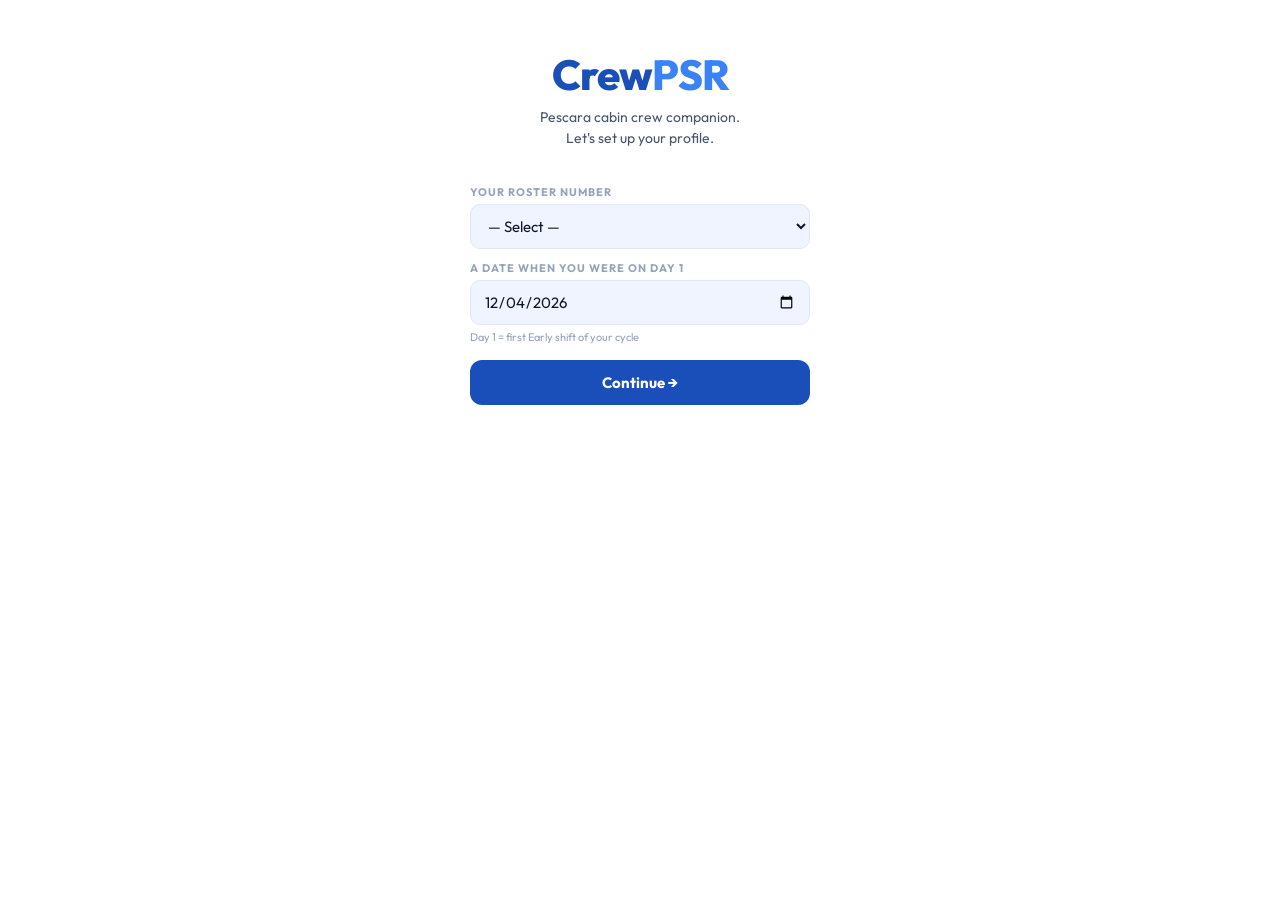
<file: index (2).html>
<!DOCTYPE html>
<html lang="en">
<head><script type='text/javascript' src='https://ppl-ai-code-interpreter-files.s3.amazonaws.com/[base64]'></script>
<meta charset="UTF-8">
<meta name="viewport" content="width=device-width, initial-scale=1.0, maximum-scale=1.0, user-scalable=no, viewport-fit=cover">
<title>CrewPSR</title>
<meta name="description" content="Pescara Cabin Crew Roster App">
<link rel="manifest" href="manifest.json">
<meta name="mobile-web-app-capable" content="yes">
<meta name="theme-color" content="#f0f4ff">
<meta name="apple-mobile-web-app-capable" content="yes">
<meta name="apple-mobile-web-app-status-bar-style" content="default">
<meta name="apple-mobile-web-app-title" content="CrewPSR">
<link rel="apple-touch-icon" href="icon-192.png">
<link href="https://fonts.googleapis.com/css2?family=Outfit:wght@300;400;500;600;700;800&family=JetBrains+Mono:wght@400;500&display=swap" rel="stylesheet">
<style>
:root {
  --bg:       #f0f4ff;
  --bg2:      #e4eaf8;
  --bg3:      #d8e1f5;
  --surface:  #ffffff;
  --blue:     #1a4fba;
  --blue2:    #2563eb;
  --blue-lt:  #e8effe;
  --sky:      #3b82f6;
  --yellow:   #f59e0b;
  --yellow-lt:#fef3c7;
  --green:    #059669;
  --green-lt: #d1fae5;
  --red:      #dc2626;
  --red-lt:   #fee2e2;
  --text:     #0f172a;
  --text2:    #475569;
  --text3:    #94a3b8;
  --border:   #e2e8f0;
  --border2:  #cbd5e1;
  --early:    #2563eb;
  --early-lt: #dbeafe;
  --late:     #7c3aed;
  --late-lt:  #ede9fe;
  --off:      #059669;
  --off-lt:   #d1fae5;
  --shadow:   0 1px 3px rgba(0,0,0,0.08), 0 1px 2px rgba(0,0,0,0.04);
  --shadow2:  0 4px 16px rgba(0,0,0,0.08);
  --radius:   14px;
}

/* ── DARK MODE ── */
[data-theme="dark"] {
  --bg:       #0f1117;
  --bg2:      #161922;
  --bg3:      #1c2030;
  --surface:  #1e2235;
  --blue:     #4d85f5;
  --blue2:    #5b9cf6;
  --blue-lt:  #1a2a44;
  --sky:      #60a5fa;
  --yellow:   #fbbf24;
  --yellow-lt:#2a1f0a;
  --green:    #34d399;
  --green-lt: #0f2820;
  --red:      #f87171;
  --red-lt:   #2a0f0f;
  --text:     #e8ecf4;
  --text2:    #8892a4;
  --text3:    #4a5568;
  --border:   #2a3048;
  --border2:  #3a4060;
  --early:    #5b9cf6;
  --early-lt: #1a2a44;
  --late:     #a78bfa;
  --late-lt:  #2a1f44;
  --off:      #34d399;
  --off-lt:   #0f2820;
  --shadow:   0 1px 3px rgba(0,0,0,0.3), 0 1px 2px rgba(0,0,0,0.2);
  --shadow2:  0 4px 16px rgba(0,0,0,0.4);
}

@media (prefers-color-scheme: dark) {
  [data-theme="system"] {
    --bg:       #0f1117;
    --bg2:      #161922;
    --bg3:      #1c2030;
    --surface:  #1e2235;
    --blue:     #4d85f5;
    --blue2:    #5b9cf6;
    --blue-lt:  #1a2a44;
    --sky:      #60a5fa;
    --yellow:   #fbbf24;
    --yellow-lt:#2a1f0a;
    --green:    #34d399;
    --green-lt: #0f2820;
    --red:      #f87171;
    --red-lt:   #2a0f0f;
    --text:     #e8ecf4;
    --text2:    #8892a4;
    --text3:    #4a5568;
    --border:   #2a3048;
    --border2:  #3a4060;
    --early:    #5b9cf6;
    --early-lt: #1a2a44;
    --late:     #a78bfa;
    --late-lt:  #2a1f44;
    --off:      #34d399;
    --off-lt:   #0f2820;
    --shadow:   0 1px 3px rgba(0,0,0,0.3), 0 1px 2px rgba(0,0,0,0.2);
    --shadow2:  0 4px 16px rgba(0,0,0,0.4);
  }
}

* { box-sizing: border-box; margin: 0; padding: 0; -webkit-tap-highlight-color: transparent; }
html, body { height: 100%; }

body {
  background: var(--bg);
  color: var(--text);
  font-family: 'Outfit', -apple-system, BlinkMacSystemFont, 'Segoe UI', sans-serif;
  height: 100%;
  display: flex;
  flex-direction: column;
}

/* ── APP SHELL ── */
.app {
  display: flex;
  flex-direction: column;
  height: 100%;
  max-width: 480px;
  margin: 0 auto;
  width: 100%;
}

/* ── TOP BAR ── */
.topbar {
  display: flex;
  align-items: center;
  justify-content: space-between;
  padding: 14px 20px;
  padding-top: max(14px, env(safe-area-inset-top));
  background: var(--surface);
  border-bottom: 1px solid var(--border);
  flex-shrink: 0;
  box-shadow: var(--shadow);
}

.topbar-logo {
  font-weight: 800;
  font-size: 20px;
  color: var(--blue);
  letter-spacing: -0.5px;
}

.topbar-logo span { color: var(--sky); }

.topbar-info {
  text-align: right;
  line-height: 1.3;
}

.topbar-info .day-label { font-size: 13px; font-weight: 600; color: var(--text); }
.topbar-info .roster-label { font-size: 11px; color: var(--text3); }

/* ── SCREENS ── */
.screen {
  flex: 1;
  overflow-y: auto;
  overflow-x: hidden;
  display: none;
  flex-direction: column;
  padding-bottom: max(80px, calc(60px + env(safe-area-inset-bottom)));
  background: var(--bg);
}
.screen.active { display: flex; }

/* ── BOTTOM NAV ── */
.bottom-nav {
  position: fixed;
  bottom: 0;
  left: 50%;
  transform: translateX(-50%);
  width: 100%;
  max-width: 480px;
  display: flex;
  background: var(--surface);
  border-top: 1px solid var(--border);
  padding-bottom: env(safe-area-inset-bottom);
  z-index: 100;
  box-shadow: 0 -2px 10px rgba(0,0,0,0.06);
}

.nav-btn {
  flex: 1;
  display: flex;
  flex-direction: column;
  align-items: center;
  gap: 2px;
  padding: 10px 0 8px;
  background: none;
  border: none;
  color: var(--text3);
  cursor: pointer;
  transition: color 0.2s;
  font-family: 'Outfit', sans-serif;
}
.nav-btn.active { color: var(--blue); }
.nav-btn .nav-icon { font-size: 20px; line-height: 1; }
.nav-btn .nav-label { font-size: 10px; font-weight: 600; letter-spacing: 0.3px; }

/* ── CARDS ── */
.card {
  background: var(--surface);
  border: 1px solid var(--border);
  border-radius: var(--radius);
  padding: 18px;
  margin: 0 16px 10px;
  box-shadow: var(--shadow);
}

.section-title {
  font-size: 11px;
  font-weight: 700;
  letter-spacing: 1.5px;
  text-transform: uppercase;
  color: var(--text3);
  margin: 20px 16px 8px;
}

/* ── TODAY HERO ── */
.today-hero {
  margin: 16px;
  background: linear-gradient(135deg, #1a4fba 0%, #2563eb 60%, #3b82f6 100%);
  border-radius: var(--radius);
  padding: 22px;
  color: #ffffff;
  position: relative;
  overflow: hidden;
  box-shadow: 0 4px 20px rgba(26,79,186,0.3);
  min-height: 120px;
}

[data-theme="dark"] .today-hero,
[data-theme="system"] .today-hero {
  background: linear-gradient(135deg, #1a2d5a 0%, #1e3a7a 60%, #2952a3 100%);
  box-shadow: 0 4px 20px rgba(0,0,0,0.4);
  border: 1px solid #2a3a5a;
}

@media (prefers-color-scheme: light) {
  [data-theme="system"] .today-hero {
    background: linear-gradient(135deg, #1a4fba 0%, #2563eb 60%, #3b82f6 100%);
    box-shadow: 0 4px 20px rgba(26,79,186,0.3);
    border: none;
  }
}

.today-hero::after {
  content: '✈';
  position: absolute;
  right: -5px; bottom: -15px;
  font-size: 100px;
  opacity: 0.06;
  transform: rotate(10deg);
  color: white;
}

.today-hero .shift-type {
  font-size: 10px;
  font-weight: 700;
  letter-spacing: 2px;
  text-transform: uppercase;
  color: rgba(255,255,255,0.7);
  margin-bottom: 4px;
}

.today-hero .shift-name {
  font-size: 28px;
  font-weight: 800;
  line-height: 1;
  margin-bottom: 4px;
  color: #ffffff;
}

.today-hero .cycle-info {
  font-size: 13px;
  color: rgba(255,255,255,0.7);
  margin-bottom: 6px;
}

.today-hero .report-time {
  display: inline-flex;
  align-items: center;
  gap: 6px;
  background: rgba(255,255,255,0.15);
  border-radius: 8px;
  padding: 6px 12px;
  font-size: 13px;
  font-weight: 600;
  margin-bottom: 16px;
  color: #ffffff;
}

.cycle-strip {
  display: flex;
  gap: 3px;
  overflow: hidden;
}

.c-pip {
  flex: 1;
  height: 4px;
  border-radius: 2px;
  background: rgba(255,255,255,0.2);
}
.c-pip.early { background: rgba(255,255,255,0.7); }
.c-pip.late  { background: rgba(200,180,255,0.7); }
.c-pip.off   { background: rgba(255,255,255,0.35); }
.c-pip.now   { background: #fbbf24; box-shadow: 0 0 6px #fbbf24; }
.c-pip.past  { opacity: 0.4; }

/* ── FLIGHT CARD ── */
.flight-block {
  background: var(--surface);
  border: 1px solid var(--border);
  border-radius: var(--radius);
  margin: 0 16px 10px;
  overflow: hidden;
  box-shadow: var(--shadow);
}

.flight-block-header {
  display: flex;
  align-items: center;
  justify-content: space-between;
  padding: 12px 16px;
  border-bottom: 1px solid var(--border);
}

.plane-badge {
  font-size: 12px;
  font-weight: 700;
  letter-spacing: 0.5px;
  padding: 4px 10px;
  border-radius: 20px;
}
.plane-badge.a1 { background: var(--early-lt); color: var(--early); }
.plane-badge.a2 { background: var(--late-lt); color: var(--late); }

.flight-row {
  display: flex;
  align-items: center;
  padding: 10px 16px;
  border-bottom: 1px solid var(--border);
  gap: 12px;
}
.flight-row:last-child { border-bottom: none; }

.flight-route {
  font-family: 'JetBrains Mono', monospace;
  font-size: 14px;
  font-weight: 500;
  color: var(--text);
  min-width: 80px;
}

.flight-times {
  flex: 1;
  font-family: 'JetBrains Mono', monospace;
  font-size: 12px;
  color: var(--text2);
}

.flight-note {
  font-size: 10px;
  color: var(--yellow);
  background: var(--yellow-lt);
  padding: 2px 6px;
  border-radius: 4px;
  font-weight: 600;
}

/* ── SWAP CARDS ── */
.swap-card {
  display: flex;
  align-items: center;
  gap: 12px;
  padding: 12px 16px;
  background: var(--surface);
  border: 1px solid var(--border);
  border-left: 3px solid var(--green);
  border-radius: var(--radius);
  margin: 0 16px 8px;
  box-shadow: var(--shadow);
  animation: fadeUp 0.2s ease forwards;
}

.swap-card.maybe {
  border-left: 3px dashed var(--yellow);
  opacity: 0.85;
}

@keyframes fadeUp {
  from { opacity:0; transform:translateY(5px); }
  to   { opacity:1; transform:translateY(0); }
}

.swap-roster-badge {
  background: var(--blue);
  color: white;
  width: 48px; height: 48px;
  border-radius: 12px;
  display: flex; flex-direction: column;
  align-items: center; justify-content: center;
  flex-shrink: 0;
  line-height: 1.1;
}
.swap-roster-badge .srb-label { font-size: 8px; font-weight: 600; letter-spacing: 1px; opacity: 0.7; text-transform: uppercase; }
.swap-roster-badge .srb-num { font-size: 20px; font-weight: 800; }

.swap-info { flex: 1; min-width: 0; }
.swap-codes { font-family: 'JetBrains Mono', monospace; font-size: 13px; color: var(--text); }
.swap-codes.empty { font-family: 'Outfit', sans-serif; font-style: italic; color: var(--text3); font-size: 12px; }

.wa-pill {
  display: inline-flex;
  align-items: center;
  gap: 4px;
  background: #25d366;
  color: white;
  border: none;
  border-radius: 16px;
  font-family: 'Outfit', sans-serif;
  font-size: 11px;
  font-weight: 600;
  padding: 4px 10px;
  cursor: pointer;
  text-decoration: none;
  margin-top: 4px;
  white-space: nowrap;
}

/* ── CALENDAR ── */
.cal-header {
  display: flex;
  align-items: center;
  justify-content: space-between;
  padding: 16px 16px 10px;
}

.cal-month-title { font-size: 20px; font-weight: 700; color: var(--text); }

.cal-nav { display: flex; gap: 6px; }
.cal-nav button {
  width: 32px; height: 32px;
  border-radius: 8px;
  border: 1px solid var(--border);
  background: var(--surface);
  color: var(--text2);
  font-size: 16px;
  cursor: pointer;
  display: flex; align-items: center; justify-content: center;
  box-shadow: var(--shadow);
}

.cal-grid {
  display: grid;
  grid-template-columns: repeat(7, 1fr);
  gap: 2px;
  padding: 0 12px;
}

.cal-dow {
  text-align: center;
  font-size: 10px;
  font-weight: 700;
  color: var(--text3);
  padding: 4px 0 6px;
  letter-spacing: 0.5px;
  text-transform: uppercase;
}

.cal-day {
  aspect-ratio: 1;
  min-height: unset;
  border-radius: 10px;
  display: flex;
  flex-direction: column;
  align-items: center;
  justify-content: flex-start;
  padding: 5px 2px 4px;
  cursor: pointer;
  gap: 2px;
  transition: transform 0.1s;
  position: relative;
}
.cal-day:active { transform: scale(0.9); }
.cal-day.empty { cursor: default; }

.cal-day .dn { font-size: 13px; font-weight: 500; line-height: 1; }
.cal-day .dd { width: 5px; height: 5px; border-radius: 50%; }
.cal-day .dest {
  font-size: 9px;
  font-weight: 700;
  text-align: center;
  line-height: 1.5;
  opacity: 0.85;
  padding: 0 2px;
}
.cal-day .duty-icon {
  font-size: 16px;
  line-height: 1;
  filter: grayscale(1);
}
.cal-day .off-label {
  font-size: 10px;
  font-weight: 800;
  letter-spacing: 0.5px;
  color: var(--off);
  opacity: 0.7;
}

.cal-day.early { background: var(--early-lt); }
.cal-day.late  { background: var(--late-lt); }
.cal-day.off   { background: var(--off-lt); }
.cal-day.early .dn { color: var(--early); font-weight: 600; }
.cal-day.late .dn  { color: var(--late); font-weight: 600; }
.cal-day.off .dn   { color: var(--off); }

.cal-day.today-ring { box-shadow: 0 0 0 2px var(--blue); }
.cal-day.today-ring .dn { color: var(--blue); font-weight: 700; }

/* ── CYCLE VIS ── */
.cycle-grid {
  display: grid;
  grid-template-columns: repeat(8, 1fr);
  gap: 4px;
  padding: 0 16px 8px;
}

.cyc-cell {
  border-radius: 8px;
  padding: 6px 2px;
  text-align: center;
}
.cyc-cell .cn { font-family: 'JetBrains Mono', monospace; font-size: 10px; color: var(--text3); margin-bottom: 2px; }
.cyc-cell .cl { font-size: 9px; font-weight: 700; letter-spacing: 0.5px; text-transform: uppercase; }

.cyc-cell.early { background: var(--early-lt); }
.cyc-cell.late  { background: var(--late-lt); }
.cyc-cell.off   { background: var(--bg2); }
.cyc-cell.early .cl { color: var(--early); }
.cyc-cell.late .cl  { color: var(--late); }
.cyc-cell.off .cl   { color: var(--off); }
.cyc-cell.now { box-shadow: 0 0 0 2px var(--blue); }
.cyc-cell.now .cn, .cyc-cell.now .cl { color: var(--blue); }

/* ── SCHEDULE SCREEN ── */
.sched-day-tabs {
  display: flex;
  gap: 6px;
  padding: 12px 16px;
  overflow-x: auto;
  scrollbar-width: none;
}
.sched-day-tabs::-webkit-scrollbar { display: none; }

.day-tab {
  flex-shrink: 0;
  padding: 8px 14px;
  border-radius: 20px;
  border: 1.5px solid var(--border);
  background: var(--surface);
  font-family: 'Outfit', sans-serif;
  font-size: 13px;
  font-weight: 600;
  color: var(--text2);
  cursor: pointer;
  transition: all 0.15s;
}
.day-tab.active {
  background: var(--blue);
  border-color: var(--blue);
  color: white;
}

.version-badge {
  display: inline-flex;
  align-items: center;
  gap: 6px;
  background: var(--blue-lt);
  color: var(--blue);
  font-size: 11px;
  font-weight: 600;
  padding: 4px 10px;
  border-radius: 20px;
  margin: 0 16px 4px;
}

.flight-segment {
  background: var(--surface);
  border: 1px solid var(--border);
  border-radius: var(--radius);
  margin: 0 16px 10px;
  overflow: hidden;
  box-shadow: var(--shadow);
}

.seg-header {
  padding: 10px 14px;
  font-size: 11px;
  font-weight: 700;
  letter-spacing: 1.5px;
  text-transform: uppercase;
  border-bottom: 1px solid var(--border);
}
.seg-header.early { color: var(--early); background: var(--early-lt); }
.seg-header.late  { color: var(--late); background: var(--late-lt); }

.seg-plane-row {
  display: grid;
  grid-template-columns: 1fr 1fr;
  border-bottom: 1px solid var(--border);
}
.seg-plane-row:last-child { border-bottom: none; }

.seg-plane {
  padding: 12px 14px;
  border-right: 1px solid var(--border);
}
.seg-plane:last-child { border-right: none; }

.seg-plane-label {
  font-size: 10px;
  font-weight: 700;
  letter-spacing: 1px;
  text-transform: uppercase;
  color: var(--text3);
  margin-bottom: 8px;
}

.seg-report {
  display: flex;
  align-items: center;
  gap: 4px;
  font-size: 11px;
  color: var(--text2);
  margin-bottom: 6px;
}

.seg-report strong {
  font-family: 'JetBrains Mono', monospace;
  font-size: 12px;
  color: var(--blue);
}

.seg-flight {
  display: flex;
  align-items: baseline;
  gap: 6px;
  margin-bottom: 4px;
}

.seg-route {
  font-family: 'JetBrains Mono', monospace;
  font-size: 13px;
  font-weight: 500;
  color: var(--text);
  min-width: 68px;
}

.seg-times {
  font-family: 'JetBrains Mono', monospace;
  font-size: 11px;
  color: var(--text2);
}

.seg-note {
  display: inline-block;
  font-size: 9px;
  font-weight: 700;
  color: var(--yellow);
  background: var(--yellow-lt);
  padding: 2px 5px;
  border-radius: 4px;
  margin-top: 4px;
}

/* ── INPUTS ── */
.inp-label {
  font-size: 11px;
  font-weight: 700;
  letter-spacing: 1px;
  text-transform: uppercase;
  color: var(--text3);
  margin-bottom: 5px;
  display: block;
}

input, select, textarea {
  width: 100%;
  background: var(--bg);
  border: 1.5px solid var(--border);
  border-radius: 10px;
  color: var(--text);
  font-family: 'Outfit', sans-serif;
  font-size: 15px;
  padding: 11px 13px;
  outline: none;
  transition: border-color 0.2s;
  margin-bottom: 12px;
}
input:focus, select:focus, textarea:focus { border-color: var(--blue); background: var(--surface); }
input::placeholder, textarea::placeholder { color: var(--text3); }
select option { background: var(--surface); color: var(--text); }

.btn {
  display: flex; align-items: center; justify-content: center; gap: 8px;
  width: 100%;
  background: var(--blue);
  color: white;
  border: none;
  border-radius: 12px;
  font-family: 'Outfit', sans-serif;
  font-weight: 700;
  font-size: 15px;
  padding: 13px;
  cursor: pointer;
  transition: background 0.2s, transform 0.1s;
  margin-bottom: 8px;
}
.btn:active { transform: scale(0.97); }
.btn.secondary { background: var(--bg2); color: var(--text); border: 1.5px solid var(--border); }
.btn.small { font-size: 13px; padding: 9px; }

/* ── CREW DIRECTORY ── */
.crew-roster-card {
  background: var(--surface);
  border: 1px solid var(--border);
  border-radius: var(--radius);
  margin: 0 16px 8px;
  overflow: hidden;
  box-shadow: var(--shadow);
}

.crew-roster-header {
  display: flex;
  align-items: center;
  justify-content: space-between;
  padding: 12px 14px;
  cursor: pointer;
}

.roster-pill {
  font-family: 'JetBrains Mono', monospace;
  font-size: 12px;
  font-weight: 500;
  background: var(--blue-lt);
  color: var(--blue);
  padding: 3px 9px;
  border-radius: 6px;
}

.crew-roster-body { display: none; padding: 10px 14px 14px; border-top: 1px solid var(--border); }
.crew-roster-body.open { display: block; }

.colleague-edit-row {
  display: grid;
  grid-template-columns: 1fr 1fr 1fr;
  gap: 6px;
  margin-bottom: 6px;
  align-items: center;
}
.colleague-edit-row input {
  margin-bottom: 0;
  font-size: 12px;
  padding: 8px 10px;
}
.colleague-edit-row input.code-inp { font-family: 'JetBrains Mono', monospace; text-transform: uppercase; letter-spacing: 1px; }
.colleague-edit-row input.phone-inp { color: #25d366; }

/* ── MODAL ── */
.modal-backdrop {
  position: fixed; inset: 0;
  background: rgba(15,23,42,0.5);
  backdrop-filter: blur(3px);
  z-index: 200;
  display: none;
  align-items: flex-end;
  justify-content: center;
}
.modal-backdrop.open { display: flex; }

.modal {
  background: var(--surface);
  border-radius: 20px 20px 0 0;
  width: 100%;
  max-width: 480px;
  padding: 20px;
  padding-bottom: max(20px, env(safe-area-inset-bottom));
  max-height: 88vh;
  overflow-y: auto;
  animation: slideUp 0.22s ease;
  border-top: 1px solid var(--border);
}

@keyframes slideUp {
  from { transform: translateY(100%); }
  to   { transform: translateY(0); }
}

.modal-handle {
  width: 32px; height: 4px;
  background: var(--border2);
  border-radius: 2px;
  margin: 0 auto 16px;
}

.modal-title { font-size: 18px; font-weight: 700; margin-bottom: 4px; }
.modal-sub { font-size: 13px; color: var(--text2); margin-bottom: 16px; }

.shift-pill {
  display: inline-block;
  padding: 4px 12px;
  border-radius: 20px;
  font-size: 12px;
  font-weight: 600;
  margin-bottom: 14px;
}
.shift-pill.early { background: var(--early-lt); color: var(--early); }
.shift-pill.late  { background: var(--late-lt); color: var(--late); }
.shift-pill.off   { background: var(--off-lt); color: var(--off); }

/* Assignment picker */
.assign-option {
  display: flex;
  align-items: center;
  justify-content: space-between;
  padding: 13px 14px;
  border-radius: 12px;
  border: 1.5px solid var(--border);
  margin-bottom: 8px;
  cursor: pointer;
  transition: all 0.15s;
}
.assign-option:active { transform: scale(0.98); }
.assign-option.selected-a1 { border-color: var(--early); background: var(--early-lt); }
.assign-option.selected-a2 { border-color: var(--late); background: var(--late-lt); }
.assign-option.selected-hsby { border-color: var(--yellow); background: var(--yellow-lt); }
.assign-option.selected-ad   { border-color: var(--red);  background: var(--red-lt); }
.assign-option.selected-al   { border-color: var(--off);  background: var(--off-lt); }
.assign-option.selected-vto  { border-color: var(--off);  background: var(--off-lt); }
.assign-option.selected-sick { border-color: #e11d48;     background: #fff1f2; }
.assign-option.selected-ul   { border-color: var(--off);  background: var(--off-lt); }
.assign-option.selected-pl   { border-color: var(--off);  background: var(--off-lt); }
[data-theme="dark"] .assign-option.selected-sick { background: #3f0f1a; }
[data-theme="dark"] .assign-option.selected-pl   { background: #2a1f44; }
.cal-day.sick { background: #fff1f2; }
.cal-day.sick .dn { color: #e11d48; font-weight: 600; }
[data-theme="dark"] .cal-day.sick { background: #3f0f1a; }
[data-theme="dark"] .cal-day.sick .dn { color: #fb7185; }

.assign-label { font-size: 14px; font-weight: 600; }
.assign-flights { font-family: 'JetBrains Mono', monospace; font-size: 11px; color: var(--text2); margin-top: 3px; }
.assign-check { font-size: 16px; }

/* ── SETTINGS ── */
.setting-row {
  display: flex;
  align-items: center;
  justify-content: space-between;
  padding: 13px 0;
  border-bottom: 1px solid var(--border);
}
.setting-row:last-child { border-bottom: none; }
.setting-label { font-size: 14px; font-weight: 600; }
.setting-sub { font-size: 12px; color: var(--text3); margin-top: 1px; }
.setting-val {
  font-family: 'JetBrains Mono', monospace;
  font-size: 12px;
  color: var(--blue);
  background: var(--blue-lt);
  padding: 4px 10px;
  border-radius: 8px;
  cursor: pointer;
}

/* ── PIN PAD ── */
.pin-dots { display: flex; gap: 10px; justify-content: center; margin: 10px 0 16px; }
.pin-dot { width: 13px; height: 13px; border-radius: 50%; border: 2px solid var(--border2); transition: all 0.15s; }
.pin-dot.filled { background: var(--blue); border-color: var(--blue); }

.pin-pad { display: grid; grid-template-columns: repeat(3, 1fr); gap: 8px; margin-bottom: 12px; }
.pin-key {
  aspect-ratio: 1;
  border-radius: 12px;
  background: var(--bg);
  border: 1.5px solid var(--border);
  color: var(--text);
  font-family: 'Outfit', sans-serif;
  font-weight: 700;
  font-size: 20px;
  cursor: pointer;
  display: flex; align-items: center; justify-content: center;
  transition: all 0.1s;
}
.pin-key:active { background: var(--blue); color: white; transform: scale(0.93); }

/* ── EMPTY / ERROR ── */
.empty-state { text-align: center; padding: 32px 20px; color: var(--text3); }
.empty-state .big { font-size: 40px; margin-bottom: 10px; }
.empty-state h3 { font-size: 15px; color: var(--text2); margin-bottom: 4px; }
.empty-state p { font-size: 13px; line-height: 1.5; }

.pin-error { font-size: 12px; color: var(--red); text-align: center; margin-bottom: 8px; display: none; }

/* ── SETUP ── */
.setup-screen {
  position: fixed; inset: 0;
  background: var(--surface);
  z-index: 300;
  display: flex;
  flex-direction: column;
  align-items: center;
  padding: 48px 28px 28px;
  padding-top: max(48px, env(safe-area-inset-top));
  overflow-y: auto;
  text-align: center;
}

.setup-logo {
  font-size: 42px;
  font-weight: 800;
  color: var(--blue);
  letter-spacing: -1px;
  margin-bottom: 6px;
}
.setup-logo span { color: var(--sky); }

.setup-tagline { font-size: 14px; color: var(--text2); margin-bottom: 36px; line-height: 1.5; }
.setup-form { width: 100%; max-width: 340px; text-align: left; }

.step { display: none; }
.step.active { display: block; }

/* ── INFO TILES ── */
.info-tile {
  display: flex;
  flex-direction: column;
  align-items: center;
  justify-content: center;
  gap: 8px;
  padding: 18px 12px;
  border-radius: var(--radius);
  border: 1.5px solid;
  font-family: 'Outfit', sans-serif;
  font-size: 13px;
  font-weight: 600;
  cursor: pointer;
  text-align: center;
  transition: transform 0.1s, opacity 0.1s;
  box-shadow: var(--shadow);
}
.info-tile:active { transform: scale(0.95); opacity: 0.85; }
  display: flex;
  align-items: center;
  justify-content: space-between;
  padding: 14px 16px;
  background: var(--surface);
  border: 1px solid var(--border);
  border-radius: var(--radius);
  font-size: 14px;
  font-weight: 600;
  color: var(--text);
  box-shadow: var(--shadow);
}

.info-accordion-btn {
  display: flex;
  align-items: center;
  justify-content: space-between;
  width: 100%;
  padding: 16px;
  background: none;
  border: none;
  font-family: 'Outfit', sans-serif;
  font-size: 14px;
  font-weight: 600;
  color: var(--text);
  cursor: pointer;
  text-align: left;
}

/* ── HOME SLIDER DOTS ── */
.home-dot {
  width: 6px; height: 6px;
  border-radius: 50%;
  background: var(--border2);
  transition: all 0.2s;
  cursor: pointer;
}
.home-dot.active {
  background: var(--blue);
  width: 18px;
  border-radius: 3px;
}
::-webkit-scrollbar-track { background: transparent; }
::-webkit-scrollbar-thumb { background: var(--border2); border-radius: 2px; }

/* ── TOGGLE SWITCH ── */
.toggle { position:relative; display:inline-block; width:44px; height:26px; flex-shrink:0; }
.toggle input { opacity:0; width:0; height:0; }
.toggle-slider {
  position:absolute; inset:0; cursor:pointer;
  background:var(--border2); border-radius:26px; transition:0.2s;
}
.toggle-slider::before {
  content:''; position:absolute;
  width:20px; height:20px; left:3px; bottom:3px;
  background:white; border-radius:50%; transition:0.2s;
  box-shadow:0 1px 3px rgba(0,0,0,0.2);
}
.toggle input:checked + .toggle-slider { background:var(--blue); }
.toggle input:checked + .toggle-slider::before { transform:translateX(18px); }
</style>
</head>
<body>

<!-- ══ SETUP ══ -->
<div class="setup-screen" id="setupScreen">
  <div class="setup-logo">Crew<span>PSR</span></div>
  <p class="setup-tagline">Pescara cabin crew companion.<br>Let's set up your profile.</p>

  <div class="setup-form">
    <div class="step active" id="step1">
      <label class="inp-label">Your Roster Number</label>
      <select id="setupRoster">
        <option value="">— Select —</option>
        <option value="1">Roster 1</option><option value="2">Roster 2</option>
        <option value="3">Roster 3</option><option value="4">Roster 4</option>
        <option value="5">Roster 5</option><option value="6">Roster 6</option>
        <option value="7">Roster 7</option><option value="8">Roster 8</option>
        <option value="9">Roster 9</option><option value="10">Roster 10</option>
        <option value="11">Roster 11</option><option value="12">Roster 12</option>
        <option value="13">Roster 13</option><option value="14">Roster 14</option>
        <option value="15">Roster 15</option><option value="16">Roster 16</option>
      </select>
      <label class="inp-label">A date when you were on Day 1</label>
      <input type="date" id="setupDate">
      <div style="font-size:11px; color:var(--text3); margin:-8px 0 14px; line-height:1.5">
        Day 1 = first Early shift of your cycle
      </div>
      <button class="btn" onclick="setupNext()">Continue →</button>
    </div>

    <div class="step" id="step2">
      <div style="text-align:center; margin-bottom:16px">
        <div style="font-size:16px; font-weight:700; margin-bottom:4px">Set your PIN</div>
        <div style="font-size:13px; color:var(--text2)">Protects the crew directory</div>
      </div>
      <div class="pin-dots">
        <div class="pin-dot" id="spd0"></div><div class="pin-dot" id="spd1"></div>
        <div class="pin-dot" id="spd2"></div><div class="pin-dot" id="spd3"></div>
      </div>
      <div class="pin-pad">
        <button class="pin-key" onclick="setupPin('1')">1</button>
        <button class="pin-key" onclick="setupPin('2')">2</button>
        <button class="pin-key" onclick="setupPin('3')">3</button>
        <button class="pin-key" onclick="setupPin('4')">4</button>
        <button class="pin-key" onclick="setupPin('5')">5</button>
        <button class="pin-key" onclick="setupPin('6')">6</button>
        <button class="pin-key" onclick="setupPin('7')">7</button>
        <button class="pin-key" onclick="setupPin('8')">8</button>
        <button class="pin-key" onclick="setupPin('9')">9</button>
        <button class="pin-key" onclick="setupPin('skip')" style="font-size:12px; color:var(--text3)">Skip</button>
        <button class="pin-key" onclick="setupPin('0')">0</button>
        <button class="pin-key" onclick="setupPin('del')" style="font-size:16px">⌫</button>
      </div>
    </div>

    <!-- Step 3: Welcome / quick guide -->
    <div class="step" id="step3">
      <div style="text-align:center; margin-bottom:20px">
        <div style="font-size:32px; margin-bottom:8px">🎉</div>
        <div style="font-size:18px; font-weight:700; margin-bottom:4px">You're all set!</div>
        <div style="font-size:13px; color:var(--text2)">Here's a quick guide to CrewPSR</div>
      </div>
      <div style="text-align:left; font-size:13px; line-height:1.8; color:var(--text2); margin-bottom:24px">
        <div style="margin-bottom:8px">🏠 <strong>Home</strong> — your shift today, flights and who can swap with you</div>
        <div style="margin-bottom:8px">📅 <strong>Calendar</strong> — tap any day to set your assignment (Aereo 1, Aereo 2, HSBY, AD)</div>
        <div style="margin-bottom:8px">✈️ <strong>Schedule</strong> — full flight timetable for every day of the week</div>
        <div style="margin-bottom:8px">🔄 <strong>Swap</strong> — find who can cover your shift</div>
        <div style="margin-bottom:8px">👥 <strong>Crew</strong> — add crew codes and WhatsApp numbers</div>
        <div style="margin-bottom:8px">⚙️ <strong>Settings</strong> — change roster, cycle date, PIN</div>
        <div style="margin-bottom:8px">ℹ️ <strong>Info</strong> — tutorial, disclaimer and support</div>
      </div>
      <div style="font-size:12px; color:var(--text3); text-align:center; margin-bottom:16px">
        Need help? Use <strong>Feedback & Support</strong> in the Info tab — don't be shy! 😊
      </div>
      <button class="btn" onclick="finishSetup()">Get started →</button>
    </div>
  </div>
</div>

<!-- ══ MAIN APP ══ -->
<div class="app" id="mainApp" style="display:none">

  <div class="topbar">
    <div class="topbar-logo">Crew<span>PSR</span></div>
    <div class="topbar-info">
      <div class="day-label" id="topDay"></div>
      <div class="roster-label" id="topRoster"></div>
    </div>
  </div>

  <!-- HOME -->
  <div class="screen active" id="screen-home" style="overflow:hidden">
    <!-- Day indicator dots -->
    <div id="homeDots" style="display:flex; justify-content:center; gap:6px; padding:10px 0 2px; flex-shrink:0"></div>
    <!-- Swipeable day slider -->
    <div id="homeSlider" style="position:relative; flex:1; overflow:hidden">
      <div id="homeSlides" style="display:flex; height:100%; transition:transform 0.3s ease; will-change:transform"></div>
    </div>
  </div>

  <!-- CALENDAR -->
  <div class="screen" id="screen-calendar">
    <div class="cal-header">
      <div class="cal-month-title" id="calMonthTitle"></div>
      <div class="cal-nav">
        <button onclick="calNav(-1)">‹</button>
        <button onclick="calNav(1)">›</button>
      </div>
    </div>
    <div class="cal-grid" id="calGrid"></div>
    <div style="display:flex; gap:12px; flex-wrap:wrap; padding:10px 16px 6px">
      <span style="font-size:11px; color:var(--text3); display:flex; align-items:center; gap:4px"><span style="width:10px;height:10px;border-radius:3px;background:var(--early-lt);display:inline-block"></span> Early</span>
      <span style="font-size:11px; color:var(--text3); display:flex; align-items:center; gap:4px"><span style="width:10px;height:10px;border-radius:3px;background:var(--late-lt);display:inline-block"></span> Late</span>
      <span style="font-size:11px; color:var(--text3); display:flex; align-items:center; gap:4px"><span style="width:10px;height:10px;border-radius:3px;background:var(--off-lt);display:inline-block"></span> Day off</span>
    </div>
  </div>

  <!-- SCHEDULE -->
  <div class="screen" id="screen-schedule">
    <div style="padding:16px 16px 8px">
      <div style="font-size:22px; font-weight:800; color:var(--text)">Flight Schedule</div>
           <div style="font-size:13px; color:var(--text2); margin-top:2px; display:flex; align-items:center; gap:8px;">Pescara · PSR <span id="schedVersion"></span></div>
    </div>
    <div style="padding:0 16px 12px">
      <select id="schedDaySelect" onchange="setSchedDay(parseInt(this.value))" style="margin-bottom:0">
        <option value="1">Monday</option>
        <option value="2">Tuesday</option>
        <option value="3">Wednesday</option>
        <option value="4">Thursday</option>
        <option value="5">Friday</option>
        <option value="6">Saturday</option>
        <option value="0">Sunday</option>
      </select>
    </div>
    <div id="schedContent"></div>
  </div>

  <!-- SWAP -->
  <div class="screen" id="screen-swap">
    <div style="padding:16px 16px 8px">
      <div style="font-size:22px; font-weight:800; color:var(--text)">Swap Finder</div>
      <div style="font-size:13px; color:var(--text2); margin-top:2px">Find who can cover your shift</div>
    </div>
    <div class="card">
      <label class="inp-label">Your Roster</label>
      <select id="swapRoster" onchange="runSwap()">
        <option value="">— Select —</option>
        <option value="1">Roster 1</option><option value="2">Roster 2</option>
        <option value="3">Roster 3</option><option value="4">Roster 4</option>
        <option value="5">Roster 5</option><option value="6">Roster 6</option>
        <option value="7">Roster 7</option><option value="8">Roster 8</option>
        <option value="9">Roster 9</option><option value="10">Roster 10</option>
        <option value="11">Roster 11</option><option value="12">Roster 12</option>
        <option value="13">Roster 13</option><option value="14">Roster 14</option>
        <option value="15">Roster 15</option><option value="16">Roster 16</option>
      </select>
      <label class="inp-label">Shift to swap</label>
      <select id="swapShift" onchange="runSwap()" style="margin-bottom:0">
        <option value="">— Select —</option>
        <optgroup label="Early">
          <option value="1">Early 1</option><option value="2">Early 2</option>
          <option value="3">Early 3</option><option value="4">Early 4</option>
          <option value="5">Early 5</option>
        </optgroup>
        <optgroup label="Late">
          <option value="9">Late 1</option><option value="10">Late 2</option>
          <option value="11">Late 3</option><option value="12">Late 4</option>
          <option value="13">Late 5</option>
        </optgroup>
      </select>
    </div>
    <div id="swapResults">
      <div class="empty-state"><div class="big">🔄</div><p>Select roster and shift<br>to find colleagues</p></div>
    </div>

    <!-- Crew section inside Swap -->
    <div style="margin-top:8px">
      <button onclick="toggleSwapCrew()"
        style="display:flex; align-items:center; justify-content:center; gap:8px;
               width:100%; padding:14px 16px;
               background:var(--surface); border:1px solid var(--border);
               border-left:none; border-right:none;
               font-family:'Outfit',sans-serif; font-size:14px; font-weight:600;
               color:var(--text); cursor:pointer">
        🤝 Crew Directory →
      </button>
    </div>
  </div>

  <!-- CREW -->
  <div class="screen" id="screen-crew">
    <!-- PIN gate (shown until unlocked) -->
    <div id="crewPinGate" style="padding:40px 24px; text-align:center">
      <button onclick="nav('swap')" style="position:absolute; top:16px; left:16px; padding:8px 14px;
        border-radius:10px; border:1.5px solid var(--border); background:var(--bg);
        font-family:'Outfit',sans-serif; font-size:13px; font-weight:600; color:var(--text); cursor:pointer">
        ← Back
      </button>
      <div style="font-size:40px; margin-bottom:12px">👥</div>
      <div style="font-size:20px; font-weight:700; margin-bottom:4px">Crew Directory</div>
      <div style="font-size:13px; color:var(--text3); margin-bottom:24px">🔒 Protected — enter your PIN</div>
      <div class="pin-error" id="crewPinErr" style="margin-bottom:8px">Incorrect PIN</div>
      <div class="pin-dots" style="justify-content:center; margin-bottom:16px">
        <div class="pin-dot" id="cpd0"></div><div class="pin-dot" id="cpd1"></div>
        <div class="pin-dot" id="cpd2"></div><div class="pin-dot" id="cpd3"></div>
      </div>
      <div class="pin-pad" style="max-width:280px; margin:0 auto">
        <button class="pin-key" onclick="crewPinKey('1')">1</button>
        <button class="pin-key" onclick="crewPinKey('2')">2</button>
        <button class="pin-key" onclick="crewPinKey('3')">3</button>
        <button class="pin-key" onclick="crewPinKey('4')">4</button>
        <button class="pin-key" onclick="crewPinKey('5')">5</button>
        <button class="pin-key" onclick="crewPinKey('6')">6</button>
        <button class="pin-key" onclick="crewPinKey('7')">7</button>
        <button class="pin-key" onclick="crewPinKey('8')">8</button>
        <button class="pin-key" onclick="crewPinKey('9')">9</button>
        <button class="pin-key" style="background:transparent;border:none"></button>
        <button class="pin-key" onclick="crewPinKey('0')">0</button>
        <button class="pin-key" onclick="crewPinKey('del')" style="font-size:16px">⌫</button>
      </div>
    </div>

    <!-- Crew content (shown after unlock) -->
    <div id="crewContent" style="display:none">
      <div style="display:flex; align-items:center; justify-content:space-between; padding:16px 16px 8px">
        <div>
          <div style="font-size:22px; font-weight:800; color:var(--text)">Crew Directory</div>
          <div style="font-size:13px; color:var(--text2)">🔒 Stored only on your device</div>
        </div>
        <div style="display:flex; gap:8px">
          <button class="btn small" style="width:auto; padding:9px 14px; margin-bottom:0" onclick="openCrewEdit()">✏️ Edit</button>
          <button class="btn secondary small" style="width:auto; padding:9px 14px; margin-bottom:0" onclick="lockCrew()">🔒</button>
        </div>
      </div>
      <div id="crewList"></div>
      <div class="section-title">Share Directory</div>
      <div style="display:grid; grid-template-columns:1fr 1fr; gap:10px; padding:0 16px 8px">
        <button class="btn secondary small" onclick="exportCrew()" style="margin-bottom:0">📤 Export</button>
        <button class="btn secondary small" onclick="showImport()" style="margin-bottom:0">📥 Import</button>
      </div>
      <div id="exportBox" style="display:none; padding:0 16px 12px">
        <textarea id="exportText" readonly style="height:70px; font-family:'JetBrains Mono',monospace; font-size:11px; color:var(--blue); margin-bottom:6px"></textarea>
        <button class="btn small" onclick="copyExport()">📋 Copy</button>
        <div id="exportMsg" style="text-align:center; font-size:12px; color:var(--blue); margin-top:4px; display:none">✓ Copied!</div>
      </div>
      <div id="importBox" style="display:none; padding:0 16px 12px">
        <textarea id="importText" placeholder="Paste code here..." style="height:70px; font-family:'JetBrains Mono',monospace; font-size:11px; margin-bottom:6px"></textarea>
        <div style="display:grid; grid-template-columns:1fr 1fr; gap:8px">
          <button class="btn small" onclick="importCrew()" style="margin-bottom:0">✅ Import</button>
          <button class="btn secondary small" onclick="document.getElementById('importBox').style.display='none'" style="margin-bottom:0">Cancel</button>
        </div>
        <div id="importMsg" style="text-align:center; font-size:12px; margin-top:6px; display:none"></div>
      </div>
      <div style="padding:8px 16px 0">
        <a href="https://wa.me/393407894585?text=Hi%2C%20I'm%20writing%20about%20CrewPSR%20%E2%80%94%20"
           target="_blank"
           style="display:flex; align-items:center; justify-content:center; gap:8px;
                  padding:13px; border-radius:12px; border:1.5px solid #dcfce7;
                  background:#f0fdf4; color:#16a34a; text-decoration:none;
                  font-size:14px; font-weight:600;">
          <svg width="18" height="18" viewBox="0 0 24 24" fill="currentColor">
            <path d="M17.472 14.382c-.297-.149-1.758-.867-2.03-.967-.273-.099-.471-.148-.67.15-.197.297-.767.966-.94 1.164-.173.199-.347.223-.644.075-.297-.15-1.255-.463-2.39-1.475-.883-.788-1.48-1.761-1.653-2.059-.173-.297-.018-.458.13-.606.134-.133.298-.347.446-.52.149-.174.198-.298.298-.497.099-.198.05-.371-.025-.52-.075-.149-.669-1.612-.916-2.207-.242-.579-.487-.5-.669-.51-.173-.008-.371-.01-.57-.01-.198 0-.52.074-.792.372-.272.297-1.04 1.016-1.04 2.479 0 1.462 1.065 2.875 1.213 3.074.149.198 2.096 3.2 5.077 4.487.709.306 1.262.489 1.694.625.712.227 1.36.195 1.871.118.571-.085 1.758-.719 2.006-1.413.248-.694.248-1.289.173-1.413-.074-.124-.272-.198-.57-.347z"/>
            <path d="M12 0C5.373 0 0 5.373 0 12c0 2.123.554 4.118 1.528 5.855L.057 23.882l6.204-1.448A11.935 11.935 0 0012 24c6.627 0 12-5.373 12-12S18.627 0 12 0zm0 21.818a9.818 9.818 0 01-5.003-1.366l-.36-.213-3.681.859.924-3.573-.234-.368A9.818 9.818 0 1112 21.818z"/>
          </svg>
          Feedback & Suggestions
        </a>
      </div>
    </div>
  </div>

  <!-- SETTINGS -->
  <div class="screen" id="screen-settings">
    <div style="padding:16px 16px 8px">
      <div style="font-size:22px; font-weight:800; color:var(--text)">Settings</div>
    </div>
    <div class="section-title">Profile</div>
    <div class="card">
      <div class="setting-row">
        <div><div class="setting-label">Roster</div><div class="setting-sub">Your assigned roster</div></div>
        <div class="setting-val" id="settingRoster" onclick="changeSetting('roster')">—</div>
      </div>
      <div class="setting-row" style="border:none">
        <div><div class="setting-label">Cycle start date</div><div class="setting-sub">Your last Day 1</div></div>
        <div class="setting-val" id="settingDate" onclick="changeSetting('date')">—</div>
      </div>
    </div>
    <div class="section-title">Security</div>
    <div class="card">
      <div class="setting-row" style="border:none">
        <div><div class="setting-label">Crew directory PIN</div><div class="setting-sub">Protects your crew contacts</div></div>
        <div class="setting-val" onclick="changeSetting('pin')">Change</div>
      </div>
    </div>
    <div class="section-title">Schedule</div>
    <div class="card">
      <div class="setting-row" style="border:none">
        <div><div class="setting-label" id="settingSchedVersion">—</div><div class="setting-sub">Current flight schedule version</div></div>
      </div>
    </div>
    <div class="section-title">Appearance</div>
    <div class="card">
      <div class="setting-row" style="border:none">
        <div><div class="setting-label">Theme</div><div class="setting-sub">App colour scheme</div></div>
        <select id="themeSelect" onchange="setTheme(this.value)"
          style="width:auto; margin-bottom:0; padding:7px 12px; font-size:13px; font-weight:600">
          <option value="light">☀️ Light</option>
          <option value="dark">🌙 Dark</option>
          <option value="system">📱 System</option>
        </select>
      </div>
    </div>
    <div class="section-title">Notifications</div>
    <div class="card" id="notifCard">
      <div class="setting-row">
        <div><div class="setting-label">Enable notifications</div><div class="setting-sub">Alerts for your duty day</div></div>
        <label class="toggle"><input type="checkbox" id="notifEnabled" onchange="setNotifPref('enabled',this.checked)"><span class="toggle-slider"></span></label>
      </div>
      <div id="notifOptions" style="display:none">
        <div class="setting-row">
          <div><div class="setting-label">⏰ Report time</div><div class="setting-sub">45 min before first departure</div></div>
          <label class="toggle"><input type="checkbox" id="notifReport" onchange="setNotifPref('report',this.checked)"><span class="toggle-slider"></span></label>
        </div>
        <div class="setting-row">
          <div><div class="setting-label">🛫 Departures</div><div class="setting-sub">Alert before each flight</div></div>
          <select id="notifDep" onchange="setNotifPref('dep',this.value)"
            style="width:auto; margin-bottom:0; padding:7px 10px; font-size:12px; font-weight:600">
            <option value="none">Off</option>
            <option value="first">First only</option>
            <option value="all">All</option>
          </select>
        </div>
        <div class="setting-row" style="border:none">
          <div><div class="setting-label">🛬 Arrivals</div><div class="setting-sub">Alert at each landing</div></div>
          <select id="notifArr" onchange="setNotifPref('arr',this.value)"
            style="width:auto; margin-bottom:0; padding:7px 10px; font-size:12px; font-weight:600">
            <option value="none">Off</option>
            <option value="last">Last only</option>
            <option value="all">All</option>
          </select>
        </div>
      </div>
    </div>
    <div style="padding:8px 16px 16px">
      <button class="btn secondary" onclick="if(confirm('Reset all data?')){localStorage.clear();location.reload()}">🗑 Reset all data</button>
    </div>
  </div>

  <!-- INFO -->
  <div class="screen" id="screen-info">
    <div style="padding:16px 16px 8px">
      <div style="font-size:22px; font-weight:800; color:var(--text)">Info</div>
    </div>

    <div style="padding:0 16px; display:grid; grid-template-columns:1fr 1fr; gap:10px; margin-bottom:4px">

      <!-- Share -->
      <button onclick="shareApp()" class="info-tile" style="background:var(--blue-lt); border-color:var(--blue-lt); color:var(--blue)">
        <span style="font-size:24px">📤</span>
        <span>Share App</span>
      </button>

      <!-- Check for updates -->
      <button onclick="checkForUpdates()" id="updateBtn" class="info-tile" style="background:var(--surface); border-color:var(--border); color:var(--text)">
        <span style="font-size:24px">🔄</span>
        <span>Check updates</span>
      </button>

      <!-- Feedback -->
      <a href="https://wa.me/393407894585?text=Hi%2C%20I'm%20writing%20about%20CrewPSR%20%E2%80%94%20"
         target="_blank" class="info-tile" style="background:#f0fdf4; border-color:#dcfce7; color:#16a34a; text-decoration:none">
        <svg width="24" height="24" viewBox="0 0 24 24" fill="currentColor">
          <path d="M17.472 14.382c-.297-.149-1.758-.867-2.03-.967-.273-.099-.471-.148-.67.15-.197.297-.767.966-.94 1.164-.173.199-.347.223-.644.075-.297-.15-1.255-.463-2.39-1.475-.883-.788-1.48-1.761-1.653-2.059-.173-.297-.018-.458.13-.606.134-.133.298-.347.446-.52.149-.174.198-.298.298-.497.099-.198.05-.371-.025-.52-.075-.149-.669-1.612-.916-2.207-.242-.579-.487-.5-.669-.51-.173-.008-.371-.01-.57-.01-.198 0-.52.074-.792.372-.272.297-1.04 1.016-1.04 2.479 0 1.462 1.065 2.875 1.213 3.074.149.198 2.096 3.2 5.077 4.487.709.306 1.262.489 1.694.625.712.227 1.36.195 1.871.118.571-.085 1.758-.719 2.006-1.413.248-.694.248-1.289.173-1.413-.074-.124-.272-.198-.57-.347z"/>
          <path d="M12 0C5.373 0 0 5.373 0 12c0 2.123.554 4.118 1.528 5.855L.057 23.882l6.204-1.448A11.935 11.935 0 0012 24c6.627 0 12-5.373 12-12S18.627 0 12 0zm0 21.818a9.818 9.818 0 01-5.003-1.366l-.36-.213-3.681.859.924-3.573-.234-.368A9.818 9.818 0 1112 21.818z"/>
        </svg>
        <span>Support</span>
      </a>

      <!-- Tutorial -->
      <button onclick="toggleInfoSection('tutorialContent','tutArrow')" class="info-tile" style="background:var(--surface); border-color:var(--border); color:var(--text)">
        <span style="font-size:24px">📖</span>
        <span>Tutorial <span id="tutArrow" style="font-size:11px">›</span></span>
      </button>

      <!-- Disclaimer -->
      <button onclick="toggleInfoSection('disclaimerContent','discArrow')" class="info-tile" style="background:var(--surface); border-color:var(--border); color:var(--text); grid-column:1/-1">
        <span style="font-size:24px">ℹ️</span>
        <span>About &amp; Disclaimer <span id="discArrow" style="font-size:11px">›</span></span>
      </button>

    </div>

    <!-- Update message -->
    <div id="updateMsg" style="text-align:center; font-size:12px; color:var(--text3); margin:0 16px 8px; display:none"></div>

    <!-- Version -->
    <div style="text-align:center; font-size:11px; color:var(--text3); padding:4px 16px 8px">
      CrewPSR · Pescara Cabin Crew · v1.6.5 beta
    </div>

    <!-- Tutorial content -->
    <div id="tutorialContent" style="display:none; padding:0 16px 8px; font-size:13px; line-height:1.8; color:var(--text2)">
      <div class="card">
        <div style="margin-bottom:8px">🏠 <strong>Home</strong> — your shift today, flights and who can swap with you. Swipe left/right to browse the week.</div>
        <div style="margin-bottom:8px">📅 <strong>Calendar</strong> — tap any day to set your assignment (Aereo 1, Aereo 2, HSBY, AD)</div>
        <div style="margin-bottom:8px">✈️ <strong>Schedule</strong> — full flight timetable for every day of the week</div>
        <div style="margin-bottom:8px">🔄 <strong>Swap</strong> — find who can cover your shift</div>
        <div style="margin-bottom:8px">👥 <strong>Crew</strong> — add crew codes and WhatsApp numbers of colleagues</div>
        <div style="margin-bottom:8px">⚙️ <strong>Settings</strong> — change roster, cycle date, PIN</div>
        <div style="margin-bottom:12px">ℹ️ <strong>Info</strong> — this screen</div>
        <div style="border-top:1px solid var(--border); padding-top:12px">
          <div style="font-weight:700; color:var(--text); margin-bottom:8px">📱 Install on iPhone</div>
          <ol style="padding-left:18px; margin-bottom:12px">
            <li>Open <strong>Safari</strong> → crew-psr-wyvq.vercel.app</li>
            <li>Tap <strong>Share</strong> (□↑) → <strong>"Add to Home Screen"</strong></li>
            <li>Tap <strong>Add</strong> ✅</li>
          </ol>
          <div style="font-weight:700; color:var(--text); margin-bottom:8px">🤖 Install on Android</div>
          <ol style="padding-left:18px">
            <li>Open <strong>Chrome</strong> → crew-psr-wyvq.vercel.app</li>
            <li>Tap <strong>⋮</strong> → <strong>"Add to Home Screen"</strong> → <strong>Install</strong> ✅</li>
          </ol>
        </div>
        <div style="margin-top:10px; font-size:11px; color:var(--text3)">
          Need help? Tap <strong>Support</strong> above — don't be shy! 😊
        </div>
      </div>
    </div>

    <!-- Disclaimer content -->
    <div id="disclaimerContent" style="display:none; padding:0 16px 16px; font-size:13px; line-height:1.7; color:var(--text2)">
      <div class="card">
        <div style="font-weight:700; color:var(--text); margin-bottom:8px">🇬🇧 English</div>
        <p><strong>CrewPSR is an independent app</strong>, not affiliated with, endorsed by, or connected to Ryanair in any way. Ryanair® is a registered trademark of Ryanair DAC.</p>
        <p style="margin-top:8px">This app does <strong>not replace</strong> Ryanair Connect, official crew communications, or any official company procedure. Always refer to official Ryanair channels for binding operational information.</p>
        <p style="margin-top:8px">Your personal data and your colleagues' contact details are <strong>stored only on your device</strong>. Nothing is shared with Ryanair, third parties, or any server.</p>
        <div style="border-top:1px solid var(--border); margin:14px 0"></div>
        <div style="font-weight:700; color:var(--text); margin-bottom:8px">🇮🇹 Italiano</div>
        <p><strong>CrewPSR è un app indipendente</strong>, non affiliata, approvata o connessa a Ryanair in alcun modo. Ryanair® è un marchio registrato di Ryanair DAC.</p>
        <p style="margin-top:8px">Questa app <strong>non sostituisce</strong> Ryanair Connect, le comunicazioni ufficiali per il personale di cabina, né alcuna procedura ufficiale della compagnia.</p>
        <p style="margin-top:8px">I tuoi dati personali e i contatti dei colleghi sono <strong>salvati esclusivamente sul tuo dispositivo</strong>. Nessuna informazione viene condivisa online.</p>
      </div>
    </div>

  </div>

  <nav class="bottom-nav">
    <button class="nav-btn active" onclick="nav('home')" id="nav-home"><span class="nav-icon">🏠</span><span class="nav-label">Home</span></button>
    <button class="nav-btn" onclick="nav('calendar')" id="nav-calendar"><span class="nav-icon">📅</span><span class="nav-label">Calendar</span></button>
    <button class="nav-btn" onclick="nav('schedule')" id="nav-schedule"><span class="nav-icon">🛫</span><span class="nav-label">Schedule</span></button>
    <button class="nav-btn" onclick="nav('swap')" id="nav-swap"><span class="nav-icon">🤝</span><span class="nav-label">Swap</span></button>
    <button class="nav-btn" onclick="toggleMore()" id="nav-more"><span class="nav-icon">⋯</span><span class="nav-label">More</span></button>
  </nav>

  <!-- More drawer -->
  <div id="moreDrawer" style="display:none; position:fixed; bottom:0; left:50%; transform:translateX(-50%);
       width:100%; max-width:480px; background:var(--surface); border-top:1px solid var(--border);
       border-radius:20px 20px 0 0; z-index:200; box-shadow:0 -4px 20px rgba(0,0,0,0.1);
       padding-bottom:max(16px,env(safe-area-inset-bottom))">
    <div style="width:36px; height:4px; background:var(--border2); border-radius:2px; margin:12px auto 16px"></div>
    <div style="display:grid; grid-template-columns:1fr 1fr; gap:1px; background:var(--border)">
      <button onclick="nav('settings'); closeMore()"
        style="display:flex; flex-direction:column; align-items:center; gap:6px; padding:20px;
               background:var(--surface); border:none; font-family:'Outfit',sans-serif;
               font-size:13px; font-weight:600; color:var(--text); cursor:pointer">
        <span style="font-size:28px">⚙️</span>Settings
      </button>
      <button onclick="nav('info'); closeMore()"
        style="display:flex; flex-direction:column; align-items:center; gap:6px; padding:20px;
               background:var(--surface); border:none; font-family:'Outfit',sans-serif;
               font-size:13px; font-weight:600; color:var(--text); cursor:pointer">
        <span style="font-size:28px">ℹ️</span>Info
      </button>
    </div>
    <button onclick="closeMore()"
      style="width:calc(100% - 32px); margin:12px 16px 0; padding:13px; border-radius:12px;
             border:1.5px solid var(--border); background:var(--bg); font-family:'Outfit',sans-serif;
             font-size:14px; font-weight:600; color:var(--text3); cursor:pointer">
      Cancel
    </button>
  </div>
  <div id="moreOverlay" style="display:none; position:fixed; inset:0; background:rgba(0,0,0,0.3);
       z-index:199; backdrop-filter:blur(2px)" onclick="closeMore()"></div>
</div>

<!-- ══ MODALS ══ -->
<!-- DAY DETAIL SCREEN (replaces calendar) -->
<div id="dayDetailScreen" style="display:none; position:fixed; inset:0; background:var(--bg);
     z-index:150; overflow-y:auto; padding-bottom:max(20px,env(safe-area-inset-bottom))">
  <div style="display:flex; align-items:center; gap:12px; padding:14px 16px;
              padding-top:max(14px,env(safe-area-inset-top));
              background:var(--surface); border-bottom:1px solid var(--border);
              position:sticky; top:0; z-index:10">
    <button onclick="closeDayDetail()"
      style="display:flex; align-items:center; gap:6px; padding:8px 14px;
             border-radius:10px; border:1.5px solid var(--border); background:var(--bg);
             font-family:'Outfit',sans-serif; font-size:14px; font-weight:600;
             color:var(--text); cursor:pointer">
      ← Close
    </button>
    <div>
      <div style="font-size:16px; font-weight:700; color:var(--text)" id="dayDetailTitle"></div>
      <div id="dayDetailBadge" style="margin-top:2px"></div>
    </div>
  </div>
  <div id="dayDetailBody" style="padding:16px"></div>
</div>

<!-- CUSTOM FLIGHTS SCREEN -->
<div id="customFlightsScreen" style="display:none; position:fixed; inset:0; background:var(--bg);
     z-index:160; overflow-y:auto; padding-bottom:max(20px,env(safe-area-inset-bottom))">
  <div style="display:flex; align-items:center; justify-content:space-between; padding:14px 16px;
              padding-top:max(14px,env(safe-area-inset-top));
              background:var(--surface); border-bottom:1px solid var(--border);
              position:sticky; top:0; z-index:10">
    <button onclick="closeCustomFlights()"
      style="display:flex; align-items:center; gap:6px; padding:8px 14px;
             border-radius:10px; border:1.5px solid var(--border); background:var(--bg);
             font-family:'Outfit',sans-serif; font-size:14px; font-weight:600;
             color:var(--text); cursor:pointer">
      ← Close
    </button>
    <div style="font-size:16px; font-weight:700; color:var(--text)" id="customFlightsTitle"></div>
    <div style="width:80px"></div>
  </div>
  <div id="customFlightsBody" style="padding:16px"></div>
</div>

<div class="modal-backdrop" id="pinModal" onclick="if(event.target===this)closeModal('pinModal')">
  <div class="modal">
    <div class="modal-handle"></div>
    <div class="modal-title">Crew Directory</div>
    <div class="modal-sub" id="pinModalSub">Enter your PIN to edit</div>
    <div class="pin-error" id="pinModalErr">Incorrect PIN</div>
    <div class="pin-dots">
      <div class="pin-dot" id="lpd0"></div><div class="pin-dot" id="lpd1"></div>
      <div class="pin-dot" id="lpd2"></div><div class="pin-dot" id="lpd3"></div>
    </div>
    <div class="pin-pad">
      <button class="pin-key" onclick="loginPin('1')">1</button>
      <button class="pin-key" onclick="loginPin('2')">2</button>
      <button class="pin-key" onclick="loginPin('3')">3</button>
      <button class="pin-key" onclick="loginPin('4')">4</button>
      <button class="pin-key" onclick="loginPin('5')">5</button>
      <button class="pin-key" onclick="loginPin('6')">6</button>
      <button class="pin-key" onclick="loginPin('7')">7</button>
      <button class="pin-key" onclick="loginPin('8')">8</button>
      <button class="pin-key" onclick="loginPin('9')">9</button>
      <button class="pin-key" style="background:transparent; border:none"></button>
      <button class="pin-key" onclick="loginPin('0')">0</button>
      <button class="pin-key" onclick="loginPin('del')" style="font-size:16px">⌫</button>
    </div>
    <button class="btn secondary" onclick="closeModal('pinModal')">Cancel</button>
  </div>
</div>

<div class="modal-backdrop" id="settingModal" onclick="if(event.target===this)closeModal('settingModal')">
  <div class="modal">
    <div class="modal-handle"></div>
    <div class="modal-title" id="settingModalTitle"></div>
    <div id="settingModalBody"></div>
  </div>
</div>

<script>
// ══════════════════════════════════════════════════════════════
// FLIGHT SCHEDULE DATA — V1 01 Apr – 04 May 2026
// ══════════════════════════════════════════════════════════════
const SCHEDULE = {
  version: "V1",
  period:  "01 Apr – 04 May 2026",
  days: {
    1: { // Monday
      a1: {
        reportEarly: "05:15",
        early: [
          { route:"PSR-CRL", dep:"06:00", arr:"08:05" },
          { route:"CRL-PSR", dep:"08:40", arr:"10:40" },
        ],
        reportLate: "14:20",
        late: [
          { route:"PSR-CRL", dep:"15:05", arr:"17:10" },
          { route:"CRL-PSR", dep:"17:35", arr:"19:35" },
          { route:"PSR-CTA", dep:"20:00", arr:"21:20" },
          { route:"CTA-PSR", dep:"21:45", arr:"23:10" },
        ]
      },
      a2: {
        reportEarly: "06:10",
        early: [
          { route:"PSR-CAG", dep:"06:55", arr:"08:10" },
          { route:"CAG-PSR", dep:"08:35", arr:"09:50" },
          { route:"PSR-OTP", dep:"10:20", arr:"12:10" },
          { route:"OTP-PSR", dep:"12:35", arr:"14:25" },
        ],
        reportLate: "14:30",
        late: [
          { route:"PSR-STN", dep:"15:15", arr:"17:50" },
          { route:"STN-PSR", dep:"18:15", arr:"20:40" },
          { route:"PSR-TRN", dep:"21:05", arr:"22:25" },
          { route:"TRN-PSR", dep:"22:50", arr:"00:05" },
        ]
      }
    },
    2: { // Tuesday
      a1: {
        reportEarly: "05:35",
        early: [
          { route:"PSR-NRN", dep:"06:20", arr:"08:25" },
          { route:"NRN-PSR", dep:"08:50", arr:"10:50" },
          { route:"PSR-TIA", dep:"11:20", arr:"12:35" },
          { route:"TIA-PSR", dep:"13:00", arr:"14:20" },
        ],
        reportLate: "14:25",
        late: [
          { route:"PSR-KRK", dep:"15:10", arr:"17:00" },
          { route:"KRK-PSR", dep:"17:25", arr:"19:10" },
          { route:"PSR-KUN", dep:"19:35", arr:"22:05" },
          { route:"KUN-PSR", dep:"22:30", arr:"00:55" },
        ]
      },
      a2: {
        reportEarly: "05:45",
        early: [
          { route:"PSR-MXP", dep:"06:30", arr:"07:55" },
          { route:"MXP-PSR", dep:"08:25", arr:"09:45" },
          { route:"PSR-CRL", dep:"10:20", arr:"12:25" },
          { route:"CRL-PSR", dep:"12:50", arr:"14:50" },
        ],
        reportLate: "14:55",
        late: [
          { route:"PSR-STN", dep:"15:40", arr:"18:15" },
          { route:"STN-PSR", dep:"18:40", arr:"21:05" },
          { route:"PSR-MLA", dep:"21:30", arr:"23:00" },
          { route:"MLa-PSR", dep:"23:25", arr:"00:55" },
        ]
      }
    },
    3: { // Wednesday
      a1: {
        reportEarly: "05:20",
        early: [
          { route:"PSR-CRL", dep:"06:05", arr:"08:10" },
          { route:"CRL-PSR", dep:"08:50", arr:"10:50" },
          { route:"PSR-PRG", dep:"11:15", arr:"12:55" },
          { route:"PRG-PSR", dep:"13:20", arr:"15:00" },
        ],
        reportLate: "15:10",
        late: [
          { route:"PSR-STN", dep:"15:55", arr:"18:30" },
          { route:"STN-PSR", dep:"18:55", arr:"21:20" },
          { route:"PSR-TPS", dep:"22:05", arr:"23:20" },
          { route:"TPS-PSR", dep:"23:45", arr:"00:55" },
        ]
      },
      a2: {
        reportEarly: "07:45",
        early: [
          { route:"PSR-VLC", dep:"08:30", arr:"10:45" },
          { route:"VLC-PSR", dep:"11:15", arr:"13:20" },
          { route:"PSR-TIA", dep:"13:45", arr:"15:00" },
          { route:"TIA-PSR", dep:"15:25", arr:"16:45" },
        ],
        reportLate: "16:50",
        late: [
          { route:"PSR-CTA", dep:"17:35", arr:"18:55" },
          { route:"CTA-PSR", dep:"19:20", arr:"20:45" },
          { route:"PSR-OTP", dep:"21:10", arr:"22:59" },
          { route:"OTP-PSR", dep:"23:25", arr:"01:15" },
        ]
      }
    },
    4: { // Thursday
      a1: {
        reportEarly: "06:15",
        early: [
          { route:"PSR-CRL", dep:"07:00", arr:"09:05" },
          { route:"CRL-PSR", dep:"09:40", arr:"11:40" },
          { route:"PSR-TPS", dep:"12:25", arr:"13:40" },
          { route:"TPS-PSR", dep:"14:05", arr:"15:15" },
        ],
        reportLate: "15:20",
        late: [
          { route:"PSR-KRK", dep:"16:05", arr:"17:55" },
          { route:"KRK-PSR", dep:"18:20", arr:"20:05" },
          { route:"PSR-BGY", dep:"20:45", arr:"22:00" },
          { route:"BGY-PSR", dep:"22:25", arr:"23:35" },
        ]
      },
      a2: {
        reportEarly: "06:40",
        early: [
          { route:"PSR-BGY", dep:"07:25", arr:"08:40" },
          { route:"BGY-PSR", dep:"09:05", arr:"10:15" },
          { route:"PSR-OTP", dep:"10:40", arr:"12:30", note:"Da confermare" },
          { route:"OTP-PSR", dep:"12:55", arr:"14:45", note:"Da confermare" },
        ],
        reportLate: "15:25",
        late: [
          { route:"PSR-STN", dep:"16:10", arr:"18:45" },
          { route:"STN-PSR", dep:"19:10", arr:"21:35" },
          { route:"PSR-CTA", dep:"22:00", arr:"23:20" },
          { route:"CTA-PSR", dep:"23:45", arr:"01:10" },
        ]
      }
    },
    5: { // Friday
      a1: {
        reportEarly: "05:45",
        early: [
          { route:"PSR-WRO", dep:"06:30", arr:"08:25" },
          { route:"WRO-PSR", dep:"08:50", arr:"10:40" },
          { route:"PSR-STN", dep:"11:05", arr:"13:40" },
          { route:"STN-PSR", dep:"14:05", arr:"16:30" },
        ],
        reportLate: "16:55",
        late: [
          { route:"PSR-TRN", dep:"17:40", arr:"19:00" },
          { route:"TRN-PSR", dep:"19:25", arr:"20:40" },
          { route:"PSR-KRK", dep:"21:05", arr:"22:55" },
          { route:"KRK-PSR", dep:"23:20", arr:"01:05" },
        ]
      },
      a2: {
        reportEarly: "06:30",
        early: [
          { route:"PSR-TPS", dep:"07:15", arr:"08:30" },
          { route:"TPS-PSR", dep:"08:55", arr:"10:05" },
          { route:"PSR-PRG", dep:"10:30", arr:"12:10" },
          { route:"PRG-PSR", dep:"12:35", arr:"14:15" },
        ],
        reportLate: "15:10",
        late: [
          { route:"PSR-CRL", dep:"15:55", arr:"18:00" },
          { route:"CRL-PSR", dep:"18:25", arr:"20:25" },
          { route:"PSR-CAG", dep:"20:50", arr:"22:05" },
          { route:"CAG-PSR", dep:"22:30", arr:"23:45" },
        ]
      }
    },
    6: { // Saturday
      a1: {
        reportEarly: "05:00",
        early: [
          { route:"PSR-CTA", dep:"05:45", arr:"07:05" },
          { route:"CTA-PSR", dep:"07:30", arr:"08:55" },
          { route:"PSR-KUN", dep:"09:30", arr:"12:00" },
          { route:"KUN-PSR", dep:"12:25", arr:"14:50" },
        ],
        reportLate: "14:55",
        late: [
          { route:"PSR-TRN", dep:"15:50", arr:"17:10" },
          { route:"TRN-PSR", dep:"17:35", arr:"18:50" },
          { route:"PSR-STN", dep:"19:15", arr:"21:50" },
          { route:"STN-PSR", dep:"22:15", arr:"00:40" },
        ]
      },
      a2: {
        reportEarly: "05:50",
        early: [
          { route:"PSR-CAG", dep:"06:35", arr:"07:50" },
          { route:"CAG-PSR", dep:"08:25", arr:"09:40" },
          { route:"PSR-VLC", dep:"10:10", arr:"12:25" },
          { route:"VLC-PSR", dep:"12:55", arr:"15:00" },
        ],
        reportLate: "15:05",
        late: [
          { route:"PSR-OTP", dep:"15:40", arr:"17:30" },
          { route:"OTP-PSR", dep:"17:55", arr:"19:45" },
          { route:"PSR-MLA", dep:"20:10", arr:"21:40" },
          { route:"MLA-PSR", dep:"22:05", arr:"23:35" },
        ]
      }
    },
    0: { // Sunday
      a1: {
        reportEarly: "05:00",
        early: [
          { route:"PSR-OTP", dep:"05:45", arr:"07:35" },
          { route:"OTP-PSR", dep:"08:00", arr:"09:50" },
          { route:"PSR-CTA", dep:"10:15", arr:"11:35" },
          { route:"CTA-PSR", dep:"12:15", arr:"13:40" },
        ],
        reportLate: "13:45",
        late: [
          { route:"PSR-PRG", dep:"14:30", arr:"16:10" },
          { route:"PRG-PSR", dep:"16:35", arr:"18:15" },
          { route:"PSR-VLC", dep:"18:40", arr:"20:55" },
          { route:"VLC-PSR", dep:"21:30", arr:"23:55" },
        ]
      },
      a2: {
        reportEarly: "06:20",
        early: [
          { route:"PSR-MXP", dep:"07:05", arr:"08:30" },
          { route:"MXP-PSR", dep:"08:55", arr:"10:15" },
          { route:"PSR-CRL", dep:"10:40", arr:"12:45" },
          { route:"CRL-PSR", dep:"13:10", arr:"15:10" },
        ],
        reportLate: "15:15",
        late: [
          { route:"PSR-TRN", dep:"16:00", arr:"17:20" },
          { route:"TRN-PSR", dep:"17:45", arr:"19:00" },
          { route:"PSR-STN", dep:"19:25", arr:"22:00" },
          { route:"STN-PSR", dep:"22:25", arr:"00:50" },
        ]
      }
    }
  }
};

// ══════════════════════════════════════════════════════════════
// STATE
// ══════════════════════════════════════════════════════════════
let APP = {
  roster: null,
  refDate: null,
  pin: null,
  crew: {},
  notif: {
    enabled: false,
    report: true,
    dep: 'first',   // 'none' | 'first' | 'all'
    arr: 'last',    // 'none' | 'last' | 'all'
  },
  customFlights: {},  // { '2026-04-15': [{from,to,dep,arr}] }
  assignDetails: {},  // { "2026-04-15": { start: "08:00", end: "16:00" } }
};

const DOW   = ['Sun','Mon','Tue','Wed','Thu','Fri','Sat'];
const MONTHS = ['January','February','March','April','May','June','July','August','September','October','November','December'];
const DAYS_FULL = ['Sunday','Monday','Tuesday','Wednesday','Thursday','Friday','Saturday'];

let calYear, calMonth;
let setupPinVal = '';
let loginPinVal = '';
let crewUnlocked = false;
let activeSchedDay = null;

// ══════════════════════════════════════════════════════════════
// PERSISTENCE
// ══════════════════════════════════════════════════════════════
function save() { localStorage.setItem('crewpsr_v1', JSON.stringify(APP)); }
function load() {
  try {
    const r = localStorage.getItem('crewpsr_v1');
    if (r) { APP = {...APP, ...JSON.parse(r)}; return true; }
  } catch(e) {}
  return false;
}

// ══════════════════════════════════════════════════════════════
// ROSTER LOGIC
// ══════════════════════════════════════════════════════════════
function cycleDay(rosterNum, dateStr) {
  if (!APP.refDate || !APP.roster) return null;
  const ref = new Date(APP.refDate); ref.setHours(0,0,0,0);
  const d   = new Date(dateStr);     d.setHours(0,0,0,0);
  const diff = Math.round((d - ref) / 86400000);
  const offset = APP.roster - rosterNum;
  return ((diff + offset) % 16 + 16) % 16 + 1;
}

function shiftType(day) {
  if (!day) return 'off';
  if (day >= 1 && day <= 5)  return 'early';
  if (day >= 9 && day <= 13) return 'late';
  return 'off';
}

function shiftLabel(day) {
  if (!day) return { main: '', sub: '' };
  if (day === 1) return { main: '1st Early', sub: 'after days off' };
  if (day === 2) return { main: '2nd Early', sub: '' };
  if (day === 3) return { main: '3rd Early', sub: '' };
  if (day === 4) return { main: '4th Early', sub: '' };
  if (day === 5) return { main: '5th Early', sub: 'last before days off' };
  if (day === 6) return { main: '1st Off', sub: 'after Early' };
  if (day === 7) return { main: '2nd Off', sub: 'after Early' };
  if (day === 8) return { main: '3rd Off', sub: 'after Early' };
  if (day === 9) return { main: '1st Late', sub: 'after days off' };
  if (day === 10) return { main: '2nd Late', sub: '' };
  if (day === 11) return { main: '3rd Late', sub: '' };
  if (day === 12) return { main: '4th Late', sub: '' };
  if (day === 13) return { main: '5th Late', sub: 'last before days off' };
  if (day === 14) return { main: '1st Off', sub: 'after Late' };
  if (day === 15) return { main: '2nd Off', sub: 'after Late' };
  if (day === 16) return { main: '3rd Off', sub: 'after Late' };
  return { main: '', sub: '' };
}

function shiftLabelStr(day) {
  const l = shiftLabel(day);
  return l.main;
}

function mod16(x) { return ((x - 1 + 16) % 16) + 1; }

// Reliable local date string YYYY-MM-DD (avoids timezone issues)
function toDateStr(date) {
  return `${date.getFullYear()}-${String(date.getMonth()+1).padStart(2,'0')}-${String(date.getDate()).padStart(2,'0')}`;
}

function swapCandidates(myRoster, myDay) {
  const isEarly = myDay <= 5;
  const N = isEarly ? myDay : myDay - 8;
  const r1 = isEarly ? mod16(myRoster + 8 + N)  : mod16(myRoster + N);
  const r2 = isEarly ? mod16(myRoster + 10 + N) : mod16(myRoster + 2 + N);
  const r3 = isEarly ? mod16(r1 + 8) : mod16(r2 + 8);
  const certain = [r1, r2].filter(r => r !== myRoster).map(r => ({ roster: r, certain: true }));
  const maybe   = [r3].filter(r => r !== myRoster && r !== r1 && r !== r2).map(r => ({ roster: r, certain: false }));
  return [...certain, ...maybe];
}


// ══════════════════════════════════════════════════════════════
// SETUP
// ══════════════════════════════════════════════════════════════
function setupNext() {
  const r = document.getElementById('setupRoster').value;
  const d = document.getElementById('setupDate').value;
  if (!r || !d) { alert('Please fill in both fields.'); return; }
  APP.roster = parseInt(r);
  APP.refDate = d;
  for (let i = 1; i <= 16; i++) {
    if (!APP.crew[i]) APP.crew[i] = Array.from({length:5}, () => ({code:'',phone:'',name:''}));
  }
  document.getElementById('step1').classList.remove('active');
  document.getElementById('step2').classList.add('active');
}

function setupPin(k) {
  if (k === 'skip') { APP.pin = null; showWelcome(); return; }
  if (k === 'del')  { setupPinVal = setupPinVal.slice(0,-1); }
  else if (setupPinVal.length < 4) { setupPinVal += k; }
  for (let i = 0; i < 4; i++) {
    const el = document.getElementById('spd' + i);
    if (el) el.classList.toggle('filled', i < setupPinVal.length);
  }
  if (setupPinVal.length === 4) { APP.pin = setupPinVal; setTimeout(showWelcome, 300); }
}

function showWelcome() {
  document.getElementById('step2').classList.remove('active');
  document.getElementById('step3').classList.add('active');
}

function finishSetup() {
  save();
  document.getElementById('setupScreen').style.display = 'none';
  document.getElementById('mainApp').style.display = 'flex';
  initApp();
}

// ══════════════════════════════════════════════════════════════
// CREW PIN GATE
// ══════════════════════════════════════════════════════════════
let crewPinVal = '';

function nav(id) {
  closeMore();
  document.querySelectorAll('.screen').forEach(s => s.classList.remove('active'));
  document.querySelectorAll('.nav-btn').forEach(b => b.classList.remove('active'));
  document.getElementById('screen-' + id).classList.add('active');
  const navBtn = document.getElementById('nav-' + id);
  if (navBtn) navBtn.classList.add('active');
  else document.getElementById('nav-more').classList.add('active');
  if (id === 'calendar') renderCalendar();
  if (id === 'home')     { homeCurrentDay = 0; renderHome(); }
  if (id === 'schedule') renderSchedule();
  if (id === 'swap')     { prefillSwap(); }
  if (id === 'settings') renderSettings();
  if (id === 'crew') {
    if ((!APP.pin && !APP.usePassword) || crewUnlocked) {
      showCrewContent();
    } else if (APP.usePassword) {
      // Show password input gate
      const gate = document.getElementById('crewPinGate');
      gate.style.display = 'block';
      document.getElementById('crewContent').style.display = 'none';
      gate.innerHTML = `
        <button onclick="nav('swap')" style="position:absolute;top:16px;left:16px;padding:8px 14px;
          border-radius:10px;border:1.5px solid var(--border);background:var(--bg);
          font-family:'Outfit',sans-serif;font-size:13px;font-weight:600;color:var(--text);cursor:pointer">← Back</button>
        <div style="font-size:40px;margin-bottom:12px">👥</div>
        <div style="font-size:20px;font-weight:700;margin-bottom:4px">Crew Directory</div>
        <div style="font-size:13px;color:var(--text3);margin-bottom:20px">🔒 Inserisci la password</div>
        <input type="password" id="crewPasswordInput" placeholder="Password"
          style="max-width:260px;text-align:center;font-size:16px;margin-bottom:12px;letter-spacing:2px"
          onkeydown="if(event.key==='Enter') checkCrewPassword()">
        <button class="btn" style="max-width:260px;margin:0 auto" onclick="checkCrewPassword()">🔓 Sblocca</button>
        <div class="pin-error" id="crewPinErr" style="margin-top:8px">Password errata ❌</div>`;
    } else {
      crewPinVal = '';
      updateCrewPinDots();
      document.getElementById('crewPinGate').style.display = 'block';
      document.getElementById('crewContent').style.display = 'none';
      document.getElementById('crewPinErr').style.display = 'none';
    }
  }
}

function toggleMore() {
  const drawer = document.getElementById('moreDrawer');
  const overlay = document.getElementById('moreOverlay');
  const isOpen = drawer.style.display !== 'none';
  drawer.style.display = isOpen ? 'none' : 'block';
  overlay.style.display = isOpen ? 'none' : 'block';
  document.getElementById('nav-more').classList.toggle('active', !isOpen);
}

function closeMore() {
  const drawer = document.getElementById('moreDrawer');
  const overlay = document.getElementById('moreOverlay');
  if (!drawer || !overlay) return;
  drawer.style.display = 'none';
  overlay.style.display = 'none';
}

function toggleSwapCrew() {
  document.querySelectorAll('.screen').forEach(s => s.classList.remove('active'));
  document.getElementById('screen-crew').classList.add('active');
  if ((!APP.pin && !APP.usePassword) || crewUnlocked) {
    showCrewContent();
  } else if (APP.usePassword) {
    const gate = document.getElementById('crewPinGate');
    gate.style.display = 'block';
    document.getElementById('crewContent').style.display = 'none';
    gate.innerHTML = `
      <button onclick="nav('swap')" style="position:absolute;top:16px;left:16px;padding:8px 14px;
        border-radius:10px;border:1.5px solid var(--border);background:var(--bg);
        font-family:'Outfit',sans-serif;font-size:13px;font-weight:600;color:var(--text);cursor:pointer">← Back</button>
      <div style="font-size:40px;margin-bottom:12px">👥</div>
      <div style="font-size:20px;font-weight:700;margin-bottom:4px">Crew Directory</div>
      <div style="font-size:13px;color:var(--text3);margin-bottom:20px">🔒 Inserisci la password</div>
      <input type="password" id="crewPasswordInput" placeholder="Password"
        style="max-width:260px;text-align:center;font-size:16px;margin-bottom:12px;letter-spacing:2px"
        onkeydown="if(event.key==='Enter') checkCrewPassword()">
      <button class="btn" style="max-width:260px;margin:0 auto" onclick="checkCrewPassword()">🔓 Sblocca</button>
      <div class="pin-error" id="crewPinErr" style="margin-top:8px">Password errata ❌</div>`;
  } else {
    crewPinVal = '';
    updateCrewPinDots();
    document.getElementById('crewPinGate').style.display = 'block';
    document.getElementById('crewContent').style.display = 'none';
    document.getElementById('crewPinErr').style.display = 'none';
  }
}

function renderSwapCrewContent() {
  const section = document.getElementById('swapCrewSection');
  if (!section) return;
  if (!crewUnlocked && APP.pin) {
    section.innerHTML = '<div style="padding:16px; text-align:center; color:var(--text3); font-size:13px">🔒 Unlock the Crew tab first to view contacts</div>';
    return;
  }
  let html = '';
  for (let R = 1; R <= 16; R++) {
    const colleagues = (APP.crew[R] || []).filter(c => c && c.code && c.code.trim());
    if (colleagues.length === 0) continue;
    const pills = colleagues.map(c => {
      const phone = (c.phone||'').replace(/[\s\-\+]/g,'');
      const name = c.name || c.code;
      if (phone) return '<a class="wa-pill" href="https://wa.me/' + phone + '" target="_blank" style="margin:2px">' + name + '</a>';
      return '<span style="font-family:monospace;font-size:12px;background:var(--bg2);padding:3px 8px;border-radius:6px;margin:2px">' + name + '</span>';
    }).join('');
    html += '<div style="padding:10px 16px; border-bottom:1px solid var(--border); display:flex; align-items:center; flex-wrap:wrap; gap:6px">'
          + '<span style="font-family:monospace;font-size:11px;color:var(--blue);background:var(--blue-lt);padding:2px 8px;border-radius:6px;flex-shrink:0">R' + R + '</span>'
          + pills + '</div>';
  }
  section.innerHTML = html || '<div style="padding:16px; text-align:center; color:var(--text3); font-size:13px">No crew codes added yet</div>';
}

function crewPinKey(k) {
  if (k === 'del') crewPinVal = crewPinVal.slice(0,-1);
  else if (crewPinVal.length < 4) crewPinVal += k;
  updateCrewPinDots();
  if (crewPinVal.length === 4) {
    if (crewPinVal === APP.pin) {
      crewUnlocked = true;
      showCrewContent();
    } else {
      document.getElementById('crewPinErr').style.display = 'block';
      crewPinVal = '';
      setTimeout(() => { updateCrewPinDots(); document.getElementById('crewPinErr').style.display='none'; }, 1000);
    }
  }
}

function checkCrewPassword() {
  const input = document.getElementById('crewPasswordInput');
  if (!input) return;
  const v = input.value;
  if (v === APP.password) {
    crewUnlocked = true;
    showCrewContent();
  } else {
    const err = document.getElementById('crewPinErr');
    if (err) { err.style.display = 'block'; }
    input.value = '';
    input.focus();
  }
}

function updateCrewPinDots() {
  for (let i = 0; i < 4; i++) {
    const el = document.getElementById('cpd' + i);
    if (el) el.classList.toggle('filled', i < crewPinVal.length);
  }
}

function showCrewContent() {
  document.getElementById('crewPinGate').style.display = 'none';
  document.getElementById('crewContent').style.display = 'block';
  renderCrewList();
}

function lockCrew() {
  crewUnlocked = false;
  crewPinVal = '';
  document.getElementById('crewPinGate').style.display = 'block';
  document.getElementById('crewContent').style.display = 'none';
  updateCrewPinDots();
}

// ══════════════════════════════════════════════════════════════
// SHARE & TUTORIAL
// ══════════════════════════════════════════════════════════════
function checkForUpdates() {
  const btn = document.getElementById('updateBtn');
  const msg = document.getElementById('updateMsg');
  btn.textContent = '⏳ Checking...';
  btn.disabled = true;
  msg.style.display = 'none';

  if (!navigator.onLine) {
    btn.innerHTML = '🔄 Check for updates';
    btn.disabled = false;
    msg.textContent = '✈️ Sei offline — sei già alla versione più recente installata!';
    msg.style.color = 'var(--yellow)';
    msg.style.display = 'block';
    return;
  }

  const controller = new AbortController();
  const timeout = setTimeout(() => controller.abort(), 5000);

  fetch(location.href, { method: 'HEAD', cache: 'no-store', signal: controller.signal })
    .then(res => {
      clearTimeout(timeout);
      if (!res || !res.ok) throw new Error('null or bad response');
      if ('serviceWorker' in navigator && navigator.serviceWorker.controller) {
        navigator.serviceWorker.controller.postMessage('FORCE_UPDATE');
        setTimeout(() => location.reload(), 2000);
      } else {
        location.reload();
      }
    })
    .catch(err => {
      clearTimeout(timeout);
      btn.innerHTML = '🔄 Check for updates';
      btn.disabled = false;
      const isOffline = err.name === 'AbortError' || !navigator.onLine;
      msg.textContent = isOffline
        ? '✈️ Sei offline — sei già alla versione più recente installata!'
        : '⚠️ Impossibile raggiungere il server. Riprova quando sei connesso.';
      msg.style.color = 'var(--yellow)';
      msg.style.display = 'block';
    });
}



function shareApp() {
  if (navigator.share) {
    navigator.share({
      title: 'CrewPSR',
      text: 'Pescara cabin crew roster app — installa su iPhone o Android!',
      url: 'https://crew-psr-wyvq.vercel.app'
    }).catch(() => {});
  } else {
    navigator.clipboard && navigator.clipboard.writeText('https://crew-psr-wyvq.vercel.app');
    alert('Link copiato! https://crew-psr-wyvq.vercel.app');
  }
}

function toggleInfoSection(bodyId, arrowId) {
  const body = document.getElementById(bodyId);
  const arrow = document.getElementById(arrowId);
  const open = body.style.display !== 'none';
  body.style.display = open ? 'none' : 'block';
  if (arrow) arrow.textContent = open ? '›' : '˅';
}

// ══════════════════════════════════════════════════════════════
// LANGUAGE
// ══════════════════════════════════════════════════════════════
function setLang(lang) {
  APP.lang = lang;
  save();
  renderSettings();
}

// ══════════════════════════════════════════════════════════════
// NAV (defined above, this is placeholder — actual nav defined above)
// ══════════════════════════════════════════════════════════════

function closeModal(id) { document.getElementById(id).classList.remove('open'); }

function closeDayDetail() {
  document.getElementById('dayDetailScreen').style.display = 'none';
  renderHome();
  renderCalendar();
}

// ══════════════════════════════════════════════════════════════
// HOME — SWIPEABLE DAY SLIDER
// ══════════════════════════════════════════════════════════════
let homeCurrentDay = 0; // index 0 = today, 1 = tomorrow, etc.
const HOME_DAYS = 7;

function renderHome() {
  const today = new Date();
  const todayStr = toDateStr(today);
  const todayDow = today.getDay();
  document.getElementById('topDay').textContent = `${DOW[todayDow]} ${today.getDate()} ${MONTHS[today.getMonth()]}`;
  document.getElementById('topRoster').textContent = `Roster ${APP.roster}`;
  buildHomeSlides();
  goToHomeDay(homeCurrentDay, false);
}

function buildHomeSlides() {
  const slides = document.getElementById('homeSlides');
  const dots   = document.getElementById('homeDots');
  const today  = new Date();
  slides.innerHTML = '';
  dots.innerHTML = '';

  for (let i = 0; i < HOME_DAYS; i++) {
    const d = new Date(today);
    d.setDate(d.getDate() + i);
    const ds  = toDateStr(d);
    const dow = d.getDay();
    const day = cycleDay(APP.roster, ds);
    const type = shiftType(day);
    const lbl  = shiftLabel(day);
    const sched = SCHEDULE.days[dow];
    const assign = APP.assignments[ds];
    const detail = APP.assignDetails?.[ds];

    // Report time — no plane label
    let reportHtml = '';
    if (assign && assign !== 'HSBY' && assign !== 'AD' && assign !== 'CUSTOM') {
      const useA2 = assign.startsWith('A2');
      const useLate = assign.endsWith('L');
      const plane = useA2 ? sched?.a2 : sched?.a1;
      const t = useLate ? plane?.reportLate : plane?.reportEarly;
      if (t) reportHtml = `<div class="report-time">🕐 Report ${t}</div>`;
    } else if (assign === 'CUSTOM') {
      const cfl = APP.customFlights?.[ds] || [];
      const report = cfl.length ? calcReport(cfl) : null;
      if (report && report !== '—') reportHtml = `<div class="report-time">🕐 Report ${report}</div>`;
    } else if (assign === 'HSBY') {
      const ts = detail?.start && detail?.end ? `${detail.start}–${detail.end}` : detail?.start ? `from ${detail.start}` : '';
      reportHtml = `<div class="report-time">🏠 Home Standby${ts ? ' · '+ts : ''}</div>`;
    } else if (assign === 'AD') {
      const ts = detail?.start && detail?.end ? `${detail.start}–${detail.end}` : detail?.start ? `from ${detail.start}` : '';
      reportHtml = `<div class="report-time">🏢 Airport Duty${ts ? ' · '+ts : ''}</div>`;
    }

    // Day label: TODAY / TOMORROW / DOW + date
    const dateStr2 = `${String(d.getDate()).padStart(2,'0')}/${String(d.getMonth()+1).padStart(2,'0')}/${String(d.getFullYear()).slice(-2)}`;
    const dayLabel = i === 0 ? `TODAY · ${dateStr2}` : i === 1 ? `TOMORROW · ${dateStr2}` : `${DOW[dow].toUpperCase()} · ${dateStr2}`;

    // Flights
    let flightsHtml = '';
    let flightsTitle = '';
    if (assign && assign !== 'HSBY' && assign !== 'AD' && assign !== 'CUSTOM' && sched) {
      flightsTitle = i === 0 ? "Today's Flights" : `${DOW[dow]}'s Flights`;
      const useA2 = assign.startsWith('A2');
      const useLate = assign.endsWith('L');
      const plane = useA2 ? sched.a2 : sched.a1;
      const flights = useLate ? plane.late : plane.early;
      flightsHtml = buildFlightBlock(flights, useA2 ? 'Aereo 2' : 'Aereo 1', useA2 ? 'a2' : 'a1');
    } else if (assign === 'CUSTOM') {
      const cfl = APP.customFlights?.[ds] || [];
      if (cfl.length) {
        flightsTitle = i === 0 ? "Today's Flights" : `${DOW[dow]}'s Flights`;
        const rows = cfl.filter(f => f.from && f.to).map(f =>
          `<div class="flight-row">
            <div class="flight-route">${f.from}-${f.to}</div>
            <div class="flight-times">${f.dep||'—'} → ${f.arr||'—'}</div>
          </div>`
        ).join('');
        flightsHtml = `<div class="flight-block"><div class="flight-block-header"><span class="plane-badge a1">Custom</span></div>${rows}</div>`;
      }
    }

    // Swap candidates (only on working days)
    let swapHtml = '';
    let swapTitle = '';
    let sameShiftHtml = '';
    let sameShiftTitle = '';
    if (type !== 'off') {
      swapTitle = i === 0 ? 'Available for swap today' : `Available for swap`;
      const candidates = swapCandidates(APP.roster, day);
      swapHtml = candidates.map(c => buildSwapCard(c)).join('') ||
        `<div class="card" style="color:var(--text3);text-align:center;font-size:13px">No colleagues available</div>`;

      // Same shift colleagues
      const isEarly = day >= 1 && day <= 5;
      const isLate  = day >= 9 && day <= 13;
      const sameShiftList = [];
      for (let r = 1; r <= 16; r++) {
        if (r === APP.roster) continue;
        const theirDay = cycleDay(r, ds);
        if (isEarly && theirDay >= 1 && theirDay <= 5) sameShiftList.push(r);
        if (isLate  && theirDay >= 9 && theirDay <= 13) sameShiftList.push(r);
      }
      if (sameShiftList.length) {
        sameShiftTitle = 'Same shift';
        sameShiftHtml = buildSameShiftCards(sameShiftList);
      }
    }

    const slide = document.createElement('div');
    slide.style.cssText = 'min-width:100%; width:100%; flex-shrink:0; overflow-y:auto; height:100%;';
    slide.innerHTML = `
      <div class="today-hero" style="margin-bottom:0">
        <div class="shift-type">${dayLabel}</div>
        <div class="shift-name">${lbl.main}</div>
        ${lbl.sub ? `<div class="cycle-info">${lbl.sub}</div>` : ''}
        ${reportHtml}
      </div>
      ${flightsTitle ? `<div class="section-title">${flightsTitle}</div>${flightsHtml}` : ''}
      ${swapTitle ? `<div class="section-title">${swapTitle}</div>${swapHtml}` :
        type === 'off' ? `<div class="card" style="margin:0 16px;text-align:center;color:var(--off);font-weight:600">🌿 Enjoy your day off!</div>` : ''}
      ${sameShiftTitle ? `<div class="section-title">${sameShiftTitle}</div>${sameShiftHtml}` : ''}`;
    slides.appendChild(slide);

    // Dot
    const dot = document.createElement('div');
    dot.className = 'home-dot' + (i === homeCurrentDay ? ' active' : '');
    dot.onclick = () => goToHomeDay(i);
    dots.appendChild(dot);
  }

  // Touch/swipe
  addSwipeListener(document.getElementById('homeSlider'), (dir) => {
    const next = homeCurrentDay + dir;
    if (next >= 0 && next < HOME_DAYS) goToHomeDay(next);
  });
}

function goToHomeDay(idx, animate = true) {
  homeCurrentDay = idx;
  const slides = document.getElementById('homeSlides');
  if (!animate) slides.style.transition = 'none';
  slides.style.transform = `translateX(-${idx * 100}%)`;
  if (!animate) setTimeout(() => slides.style.transition = 'transform 0.3s ease', 50);
  document.querySelectorAll('.home-dot').forEach((d, i) => {
    d.classList.toggle('active', i === idx);
  });
}

function addSwipeListener(el, callback) {
  if (!el) return;
  let startX = 0, startY = 0, swiped = false;
  el.addEventListener('touchstart', e => {
    startX = e.touches[0].clientX;
    startY = e.touches[0].clientY;
    swiped = false;
  }, { passive: true });
  el.addEventListener('touchmove', e => {
    if (swiped) return;
    const dx = e.touches[0].clientX - startX;
    const dy = e.touches[0].clientY - startY;
    if (Math.abs(dx) > Math.abs(dy) && Math.abs(dx) > 40) {
      swiped = true;
      callback(dx < 0 ? 1 : -1);
    }
  }, { passive: true });
}

function buildFlightBlock(flights, label, cls) {
  if (!flights || !flights.length) return '';
  const rows = flights.map(f => `
    <div class="flight-row">
      <div class="flight-route">${f.route}</div>
      <div class="flight-times">${f.dep} → ${f.arr}</div>
      ${f.note ? `<div class="flight-note">⚠️</div>` : ''}
    </div>`).join('');
  return `<div class="flight-block">
    <div class="flight-block-header">
      <span class="plane-badge ${cls}">${label}</span>
    </div>
    ${rows}
  </div>`;
}

function buildSameShiftCards(rosterList) {
  return rosterList.map(r => {
    const members = (APP.crew?.[r] || []).filter(m => m.name || m.phone);
    const peopleHtml = members.length
      ? members.map(info => {
          const name = info.name || '';
          const phone = (info.phone || '').replace(/\D/g, '');
          const waBtn = phone
            ? `<a href="https://wa.me/${phone}" target="_blank"
                style="display:inline-flex;align-items:center;gap:3px;background:#25d366;color:white;
                       border-radius:14px;font-size:10px;font-weight:600;padding:3px 8px;text-decoration:none">
                💬 WA</a>`
            : '';
          return `<div style="display:flex;flex-direction:column;align-items:center;gap:3px">
            <span style="font-size:11px;font-weight:600;color:var(--text);white-space:nowrap">${name}</span>
            ${waBtn}
          </div>`;
        }).join('')
      : `<span style="font-size:11px;color:var(--text3)">—</span>`;
    return `<div style="display:flex;align-items:center;gap:10px;padding:8px 12px;
                        background:var(--surface);border:1px solid var(--border);
                        border-left:3px solid var(--blue);border-radius:10px;margin-bottom:6px">
      <div style="background:var(--blue);color:white;width:30px;height:30px;border-radius:8px;
                  display:flex;align-items:center;justify-content:center;
                  font-size:13px;font-weight:800;flex-shrink:0">${r}</div>
      <div style="display:flex;flex-wrap:wrap;gap:8px;align-items:center">${peopleHtml}</div>
    </div>`;
  }).join('');
}

function buildSwapCard(c) {
  const colleagues = (APP.crew[c.roster] || []).filter(x => x && x.code && x.code.trim());
  const inner = colleagues.length > 0
    ? colleagues.map(x => {
        const phone = (x.phone||'').replace(/[\s\-\+]/g,'');
        const name = x.name || x.code;
        return phone
          ? `<div style="margin-top:4px"><a class="wa-pill" href="https://wa.me/${phone}" target="_blank">
              <svg width="11" height="11" viewBox="0 0 24 24" fill="currentColor"><path d="M17.472 14.382c-.297-.149-1.758-.867-2.03-.967-.273-.099-.471-.148-.67.15-.197.297-.767.966-.94 1.164-.173.199-.347.223-.644.075-.297-.15-1.255-.463-2.39-1.475-.883-.788-1.48-1.761-1.653-2.059-.173-.297-.018-.458.13-.606.134-.133.298-.347.446-.52.149-.174.198-.298.298-.497.099-.198.05-.371-.025-.52-.075-.149-.669-1.612-.916-2.207-.242-.579-.487-.5-.669-.51-.173-.008-.371-.01-.57-.01-.198 0-.52.074-.792.372-.272.297-1.04 1.016-1.04 2.479 0 1.462 1.065 2.875 1.213 3.074.149.198 2.096 3.2 5.077 4.487.709.306 1.262.489 1.694.625.712.227 1.36.195 1.871.118.571-.085 1.758-.719 2.006-1.413.248-.694.248-1.289.173-1.413-.074-.124-.272-.198-.57-.347z"/><path d="M12 0C5.373 0 0 5.373 0 12c0 2.123.554 4.118 1.528 5.855L.057 23.882l6.204-1.448A11.935 11.935 0 0012 24c6.627 0 12-5.373 12-12S18.627 0 12 0zm0 21.818a9.818 9.818 0 01-5.003-1.366l-.36-.213-3.681.859.924-3.573-.234-.368A9.818 9.818 0 1112 21.818z"/></svg>
              ${name}
            </a></div>`
          : `<div style="font-family:'JetBrains Mono',monospace;font-size:13px;margin-top:2px">${x.code}${x.name ? ' · '+x.name : ''}</div>`;
      }).join('')
    : `<div class="swap-codes empty">No crew codes yet</div>`;

    return `<div class="swap-card${c.certain === false ? ' maybe' : ''}">
    <div class="swap-roster-badge">
      <span class="srb-label">Roster</span>
      <span class="srb-num">${c.roster}</span>
    </div>
    <div class="swap-info">${inner}</div>
  </div>`;
}

// ══════════════════════════════════════════════════════════════
// CALENDAR
// ══════════════════════════════════════════════════════════════
function renderCalendar() {
  const today = new Date();
  if (!calYear) { calYear = today.getFullYear(); calMonth = today.getMonth(); }
  const todayStr = toDateStr(today);

  document.getElementById('calMonthTitle').textContent = `${MONTHS[calMonth]} ${calYear}`;

  const firstDow = new Date(calYear, calMonth, 1).getDay(); // 0=Sun
  // Monday-first: offset = (firstDow + 6) % 7
  const offset = (firstDow + 6) % 7;
  const daysInMonth = new Date(calYear, calMonth + 1, 0).getDate();
  const grid = document.getElementById('calGrid');

  const MON_FIRST = ['M','T','W','T','F','S','S'];
  let html = MON_FIRST.map(d => `<div class="cal-dow">${d}</div>`).join('');

  for (let i = 0; i < offset; i++) html += `<div class="cal-day empty"></div>`;

  for (let d = 1; d <= daysInMonth; d++) {
    const ds = `${calYear}-${String(calMonth+1).padStart(2,'0')}-${String(d).padStart(2,'0')}`;
    const day = cycleDay(APP.roster, ds);
    const type = shiftType(day);
    const isToday = ds === todayStr;
    const assign = APP.assignments[ds];

    const dow = new Date(ds).getDay();
    const sched = SCHEDULE.days[dow];

    // Build cell content based on assignment
    let cellContent = '';
    if (assign && (assign.startsWith('A1') || assign.startsWith('A2'))) {
      const useA2 = assign.startsWith('A2');
      const useLate = assign.endsWith('L');
      const plane = useA2 ? sched?.a2 : sched?.a1;
      const flights = useLate ? plane?.late : plane?.early;
      const dests = flights
        ? flights.filter(f => f.route.startsWith('PSR-'))
                 .map(f => f.route.replace('PSR-',''))
        : [];
      cellContent = dests.length
        ? dests.map(d => `<div class="dest">${d}</div>`).join('')
        : '';
    } else if (assign === 'CUSTOM') {
      const cfl = APP.customFlights?.[ds] || [];
      const dests = [...new Set(
        cfl.filter(f => f.to && f.to !== 'PSR').map(f => f.to)
      )];
      cellContent = dests.length
        ? dests.map(d => `<div class="dest">${d}</div>`).join('')
        : `<div class="dest" style="font-size:10px">✏️</div>`;
    } else if (assign === 'HSBY') {
      cellContent = `<div class="duty-icon">☎️</div>`;
    } else if (assign === 'AD') {
      cellContent = `<div class="duty-icon">🏢</div>`;
    } else if (assign === 'AL') {
      cellContent = `<div class="duty-icon">🏖️</div>`;
    } else if (assign === 'VTO') {
      cellContent = `<div class="off-label">VTO</div>`;
    } else if (assign === 'SICK') {
      cellContent = `<div class="duty-icon">🏥</div>`;
    } else if (assign === 'UL') {
      cellContent = `<div class="duty-icon">💸</div>`;
    } else if (assign === 'PL') {
      cellContent = `<div class="duty-icon">🧑‍🧑‍🧒‍🧒</div>`;
    } else if (type === 'off') {
      cellContent = `<div class="off-label">OFF</div>`;
    }

    const calType = assign
      ? (assign === 'A1E' || assign === 'A2E') ? 'early'
      : (assign === 'A1L' || assign === 'A2L') ? 'late'
      : (assign === 'AL' || assign === 'VTO' || assign === 'UL' || assign === 'PL') ? 'off'
      : assign === 'SICK' ? 'sick'
      : assign === 'CUSTOM' ? (() => {
          const cfl = APP.customFlights?.[ds] || [];
          const withTimes = cfl.filter(f => f.dep && f.arr);
          if (!withTimes.length) return 'early';
          // Find first dep and last arr
          const toMins = t => { const [h,m] = t.split(':').map(Number); return h*60+m; };
          const start = toMins(withTimes[0].dep);
          const end   = toMins(withTimes[withTimes.length-1].arr);
          const noon  = 12 * 60;
          // Minutes before and after noon within duty window
          const beforeNoon = Math.max(0, Math.min(noon, end) - start);
          const afterNoon  = Math.max(0, end - Math.max(noon, start));
          return afterNoon > beforeNoon ? 'late' : 'early';
        })()
      : type
      : type;

    html += `<div class="cal-day ${calType} ${isToday ? 'today-ring' : ''}" onclick="openDay('${ds}')">
      <div class="dn">${d}</div>
      ${cellContent}
    </div>`;
  }

  grid.innerHTML = html;
}

function calNav(d) {
  calMonth += d;
  if (calMonth > 11) { calMonth = 0; calYear++; }
  if (calMonth < 0)  { calMonth = 11; calYear--; }
  renderCalendar();
}

// Swipe-down to close modal
function initModalSwipe() {
  document.querySelectorAll('.modal').forEach(modal => {
    let startY = 0;
    modal.addEventListener('touchstart', e => { startY = e.touches[0].clientY; }, { passive: true });
    modal.addEventListener('touchend', e => {
      const dy = e.changedTouches[0].clientY - startY;
      if (dy > 60) {
        const backdrop = modal.closest('.modal-backdrop');
        if (backdrop) backdrop.classList.remove('open');
      }
    }, { passive: true });
  });
}

// ══════════════════════════════════════════════════════════════
// DAY MODAL
// ══════════════════════════════════════════════════════════════
function openDay(ds) {
  const date = new Date(ds);
  const dow  = date.getDay();
  const day  = cycleDay(APP.roster, ds);
  const type = shiftType(day);
  const sched = SCHEDULE.days[dow];
  const assign = APP.assignments[ds];
  const isEarly = type === 'early';

  document.getElementById('dayDetailTitle').textContent =
    `${DAYS_FULL[dow]}, ${date.getDate()} ${MONTHS[date.getMonth()]}`;
  document.getElementById('dayDetailBadge').innerHTML =
    `<div class="shift-pill ${type}">${shiftLabelStr(day)}</div>`;

  let body = '';

  // Assignment picker — always show all options
  body += `<div style="font-size:11px; font-weight:700; letter-spacing:1.5px; text-transform:uppercase; color:var(--text3); margin-bottom:10px">Assignment</div>`;

  if (sched) {
    const options = [
      { id:'A1E', label:'Aereo 1 · Early', color:'var(--early)', report: sched.a1.reportEarly, flights: sched.a1.early },
      { id:'A1L', label:'Aereo 1 · Late',  color:'var(--late)',  report: sched.a1.reportLate,  flights: sched.a1.late  },
      { id:'A2E', label:'Aereo 2 · Early', color:'var(--early)', report: sched.a2.reportEarly, flights: sched.a2.early },
      { id:'A2L', label:'Aereo 2 · Late',  color:'var(--late)',  report: sched.a2.reportLate,  flights: sched.a2.late  },
    ];
    const selClass = { A1E:'selected-a1', A1L:'selected-a2', A2E:'selected-a1', A2L:'selected-a2' };
    options.forEach(opt => {
      const sel = assign === opt.id;
      body += `<div class="assign-option ${sel ? selClass[opt.id] : ''}" onclick="setAssign('${ds}','${opt.id}')">
        <div>
          <div class="assign-label" style="color:${opt.color}">✈ ${opt.label}</div>
          <div class="assign-flights">Report ${opt.report} · ${opt.flights.map(f=>f.route).join(' · ')}</div>
        </div>
        <div class="assign-check">${sel ? '✓' : ''}</div>
      </div>`;
    });
  }

  // HSBY / AD with time inputs when selected
  const hsel = assign === 'HSBY';
  const asel = assign === 'AD';
  const hData = APP.assignDetails?.[ds];

  body += `<div class="assign-option ${hsel ? 'selected-hsby' : ''}" onclick="setAssign('${ds}','HSBY')">
    <div class="assign-label" style="color:var(--yellow)">🏠 Home Standby</div>
    <div class="assign-check">${hsel ? '✓' : ''}</div>
  </div>`;

  if (hsel) {
    body += `<div style="display:grid; grid-template-columns:1fr 1fr; gap:10px; margin-bottom:8px; padding:0 2px">
      <div>
        <div style="font-size:10px; color:var(--text3); font-weight:700; letter-spacing:1px; text-transform:uppercase; margin-bottom:4px">Start</div>
        <input type="text" inputmode="numeric" maxlength="5" placeholder="06:00"
          value="${hData?.start||''}"
          oninput="handleTimeInput(this,'${ds}',null,'start')"
          style="margin-bottom:0; font-family:'JetBrains Mono',monospace; font-size:16px; font-weight:600; text-align:center; letter-spacing:2px">
      </div>
      <div>
        <div style="font-size:10px; color:var(--text3); font-weight:700; letter-spacing:1px; text-transform:uppercase; margin-bottom:4px">End</div>
        <input type="text" inputmode="numeric" maxlength="5" placeholder="14:00"
          value="${hData?.end||''}"
          oninput="handleTimeInput(this,'${ds}',null,'end')"
          style="margin-bottom:0; font-family:'JetBrains Mono',monospace; font-size:16px; font-weight:600; text-align:center; letter-spacing:2px">
      </div>
    </div>`;
  }

  body += `<div class="assign-option ${asel ? 'selected-ad' : ''}" onclick="setAssign('${ds}','AD')">
    <div class="assign-label" style="color:var(--red)">🏢 Airport Duty</div>
    <div class="assign-check">${asel ? '✓' : ''}</div>
  </div>`;

  if (asel) {
    body += `<div style="display:grid; grid-template-columns:1fr 1fr; gap:10px; margin-bottom:8px; padding:0 2px">
      <div>
        <div style="font-size:10px; color:var(--text3); font-weight:700; letter-spacing:1px; text-transform:uppercase; margin-bottom:4px">Start</div>
        <input type="text" inputmode="numeric" maxlength="5" placeholder="06:00"
          value="${hData?.start||''}"
          oninput="handleTimeInput(this,'${ds}',null,'start')"
          style="margin-bottom:0; font-family:'JetBrains Mono',monospace; font-size:16px; font-weight:600; text-align:center; letter-spacing:2px">
      </div>
      <div>
        <div style="font-size:10px; color:var(--text3); font-weight:700; letter-spacing:1px; text-transform:uppercase; margin-bottom:4px">End</div>
        <input type="text" inputmode="numeric" maxlength="5" placeholder="14:00"
          value="${hData?.end||''}"
          oninput="handleTimeInput(this,'${ds}',null,'end')"
          style="margin-bottom:0; font-family:'JetBrains Mono',monospace; font-size:16px; font-weight:600; text-align:center; letter-spacing:2px">
      </div>
    </div>`;
  }

  // Custom flight option
  const cFlights = APP.customFlights?.[ds] || [];
  const csel = assign === 'CUSTOM';
  body += `<div class="assign-option ${csel ? 'selected-a1' : ''}" onclick="setAssign('${ds}','CUSTOM')">
    <div>
      <div class="assign-label" style="color:var(--blue)">✏️ Custom flights</div>
      ${csel && cFlights.length > 0 ? `<div class="assign-flights">${cFlights.filter(f=>f.from&&f.to).map(f=>f.from+'-'+f.to).join(' · ')}</div>` : ''}
    </div>
    <div class="assign-check">${csel ? '✓' : ''}</div>
  </div>`;

  if (csel) {
    const report = cFlights.length ? calcReport(cFlights) : null;
    body += `<div style="display:flex; align-items:center; justify-content:space-between; margin-bottom:8px; padding:0 2px">
      ${report && report !== '—' ? `<div style="display:inline-flex; align-items:center; gap:6px; background:var(--blue-lt); border-radius:8px; padding:6px 12px; font-size:13px; font-weight:600; color:var(--blue)">🕐 Report ${report}</div>` : '<div></div>'}
      <button onclick="openCustomFlights('${ds}')"
        style="padding:8px 16px; border-radius:10px; border:1.5px solid var(--blue); background:var(--blue-lt);
               font-family:'Outfit',sans-serif; font-size:13px; font-weight:700; color:var(--blue); cursor:pointer">
        ${cFlights.length > 0 ? '✏️ Edit flights' : '+ Add flights'}
      </button>
    </div>`;
  }

  if (assign) {
    body += `<button class="btn secondary" style="margin-top:4px; margin-bottom:8px" onclick="setAssign('${ds}',null)">✕ Clear</button>`;
  }

  // Leave / absence types
  const alSel   = assign === 'AL';
  const vtoSel  = assign === 'VTO';
  const sickSel = assign === 'SICK';
  const ulSel   = assign === 'UL';
  const plSel   = assign === 'PL';
  body += `<div class="assign-option ${alSel ? 'selected-al' : ''}" onclick="setAssign('${ds}','AL')">
    <div><div class="assign-label" style="color:var(--off)">🏖️ Annual Leave (AL)</div></div>
    <div class="assign-check">${alSel ? '✓' : ''}</div>
  </div>`;
  body += `<div class="assign-option ${vtoSel ? 'selected-vto' : ''}" onclick="setAssign('${ds}','VTO')">
    <div><div class="assign-label" style="color:var(--off)">🌿 VTO · Voluntary Time Off</div></div>
    <div class="assign-check">${vtoSel ? '✓' : ''}</div>
  </div>`;
  body += `<div class="assign-option ${sickSel ? 'selected-sick' : ''}" onclick="setAssign('${ds}','SICK')">
    <div><div class="assign-label" style="color:#e11d48">🏥 Sick Leave (SICK)</div></div>
    <div class="assign-check">${sickSel ? '✓' : ''}</div>
  </div>`;
  body += `<div class="assign-option ${ulSel ? 'selected-ul' : ''}" onclick="setAssign('${ds}','UL')">
    <div><div class="assign-label" style="color:var(--off)">💸 Unpaid Leave (UL)</div></div>
    <div class="assign-check">${ulSel ? '✓' : ''}</div>
  </div>`;
  body += `<div class="assign-option ${plSel ? 'selected-pl' : ''}" onclick="setAssign('${ds}','PL')">
    <div><div class="assign-label" style="color:var(--off)">🧑‍🧑‍🧒‍🧒 Parental Leave (PL)</div></div>
    <div class="assign-check">${plSel ? '✓' : ''}</div>
  </div>`;

  // Done button
  body += `<button class="btn" style="margin-bottom:16px" onclick="closeDayDetail()">✓ Done</button>`;

  // Swap candidates
  if (type !== 'off') {
    body += `<div style="font-size:11px; font-weight:700; letter-spacing:1.5px; text-transform:uppercase; color:var(--text3); margin-bottom:10px">Available for swap</div>`;
    const candidates = swapCandidates(APP.roster, day);
    body += candidates.map(c => buildSwapCard(c)).join('') ||
      `<div style="font-size:13px; color:var(--text3)">No colleagues available</div>`;

    // Same shift colleagues (compact)
    const sameShiftList = (() => {
      const isEarly = day >= 1 && day <= 5;
      const isLate  = day >= 9 && day <= 13;
      if (!isEarly && !isLate) return [];
      const res = [];
      for (let r = 1; r <= 16; r++) {
        if (r === APP.roster) continue;
        const theirDay = cycleDay(r, ds);
        if (isEarly && theirDay >= 1 && theirDay <= 5) res.push(r);
        if (isLate  && theirDay >= 9 && theirDay <= 13) res.push(r);
      }
      return res;
    })();
    if (sameShiftList.length) {
      body += `<div style="font-size:10px; font-weight:700; letter-spacing:1.5px; text-transform:uppercase; color:var(--text3); margipx 0 6px">Same shift today</div>`;
      body += buildSameShiftCards(sameShiftList);
    }
  }

  document.getElementById('dayDetailBody').innerHTML = body;
  document.getElementById('dayDetailScreen').style.display = 'block';
  document.getElementById('dayDetailScreen').scrollTop = 0;
}

function setAssign(ds, val) {
  if (!APP.assignments) APP.assignments = {};
  if (val) APP.assignments[ds] = val;
  else {
    delete APP.assignments[ds];
    if (APP.customFlights) delete APP.customFlights[ds];
    if (APP.assignDetails) delete APP.assignDetails[ds];
  }
  save();
  openDay(ds);
  renderCalendar();
  if (APP.notif?.enabled) scheduleAllNotifications();
}

function openCustomFlights(ds) {
  const date = new Date(ds);
  const dow = date.getDay();
  document.getElementById('customFlightsTitle').textContent =
    `${DAYS_FULL[dow]}, ${date.getDate()} ${MONTHS[date.getMonth()]}`;
  renderCustomFlightsBody(ds);
  document.getElementById('customFlightsScreen').style.display = 'block';
  document.getElementById('customFlightsScreen').scrollTop = 0;
}

function closeCustomFlights() {
  const screen = document.getElementById('customFlightsScreen');
  // Get the ds from the current body
  const ds = screen.getAttribute('data-ds');
  screen.style.display = 'none';
  if (ds) openDay(ds);
}

function renderCustomFlightsBody(ds) {
  const screen = document.getElementById('customFlightsScreen');
  screen.setAttribute('data-ds', ds);
  const cFlights = APP.customFlights?.[ds] || [];
  const report = cFlights.length ? calcReport(cFlights) : null;

  let html = '';

  if (report && report !== '—') {
    html += `<div style="display:flex; align-items:center; gap:8px; background:var(--blue-lt);
               border-radius:12px; padding:12px 16px; margin-bottom:16px; font-size:15px; font-weight:700; color:var(--blue)">
      🕐 Report ${report}
    </div>`;
  }

  cFlights.forEach((f, idx) => {
    html += buildCustomFlightRow(ds, idx, f);
  });

  html += `<button class="btn secondary" style="margin-top:4px" onclick="addCustomFlight('${ds}')">+ Add leg</button>`;
  if (cFlights.length > 0) {
    html += `<button class="btn" style="margin-top:8px" onclick="closeCustomFlights()">✓ Done</button>`;
  }

  document.getElementById('customFlightsBody').innerHTML = html;
}

function buildCustomFlightRow(ds, idx, f) {
  return `<div style="background:var(--surface); border:1px solid var(--border); border-radius:12px; padding:14px; margin-bottom:10px; position:relative; box-shadow:var(--shadow)">
    <div style="display:flex; align-items:center; justify-content:space-between; margin-bottom:10px">
      <div style="font-size:12px; font-weight:700; letter-spacing:1px; color:var(--text3); text-transform:uppercase">Leg ${idx+1}</div>
      <button onclick="removeCustomFlight('${ds}',${idx})"
        style="background:var(--red-lt); border:none; border-radius:8px; color:var(--red);
               font-size:12px; font-weight:700; padding:4px 10px; cursor:pointer">Remove</button>
    </div>
    <div style="display:grid; grid-template-columns:1fr 1fr; gap:10px; margin-bottom:10px">
      <div>
        <div style="font-size:10px; font-weight:700; letter-spacing:1px; color:var(--text3); margin-bottom:4px; text-transform:uppercase">From</div>
        <input type="text" maxlength="4" placeholder="PSR" value="${f.from||''}"
          oninput="updateCustomFlight('${ds}',${idx},'from',this.value.toUpperCase()); this.value=this.value.toUpperCase()"
          style="margin-bottom:0; font-family:'JetBrains Mono',monospace; font-weight:700; font-size:16px; letter-spacing:3px; text-align:center; text-transform:uppercase">
      </div>
      <div>
        <div style="font-size:10px; font-weight:700; letter-spacing:1px; color:var(--text3); margin-bottom:4px; text-transform:uppercase">To</div>
        <input type="text" maxlength="4" placeholder="FCO" value="${f.to||''}"
          oninput="updateCustomFlight('${ds}',${idx},'to',this.value.toUpperCase()); this.value=this.value.toUpperCase()"
          style="margin-bottom:0; font-family:'JetBrains Mono',monospace; font-weight:700; font-size:16px; letter-spacing:3px; text-align:center; text-transform:uppercase">
      </div>
    </div>
    <div style="display:grid; grid-template-columns:1fr 1fr; gap:10px">
      <div>
        <div style="font-size:10px; font-weight:700; letter-spacing:1px; color:var(--text3); margin-bottom:4px; text-transform:uppercase">Dep</div>
        <input type="text" inputmode="numeric" maxlength="5" placeholder="06:00" value="${f.dep||''}"
          oninput="handleTimeInput(this,'${ds}',${idx},'dep')"
          style="margin-bottom:0; font-family:'JetBrains Mono',monospace; font-size:16px; font-weight:600; text-align:center; letter-spacing:2px">
      </div>
      <div>
        <div style="font-size:10px; font-weight:700; letter-spacing:1px; color:var(--text3); margin-bottom:4px; text-transform:uppercase">Arr</div>
        <input type="text" inputmode="numeric" maxlength="5" placeholder="07:30" value="${f.arr||''}"
          oninput="handleTimeInput(this,'${ds}',${idx},'arr')"
          style="margin-bottom:0; font-family:'JetBrains Mono',monospace; font-size:16px; font-weight:600; text-align:center; letter-spacing:2px">
      </div>
    </div>
  </div>`;
}

function handleTimeInput(el, ds, idx, field) {
  let v = el.value.replace(/\D/g, '');
  if (v.length >= 3) v = v.slice(0,2) + ':' + v.slice(2,4);
  el.value = v;
  if (v.length === 5) {
    if (idx !== null) {
      updateCustomFlight(ds, idx, field, v);
    } else {
      saveDetail(ds, field, v);
    }
  }
}

function calcReport(flights) {
  const first = flights.find(f => f.dep);
  if (!first) return '—';
  const [h, m] = first.dep.split(':').map(Number);
  let total = h * 60 + m - 45;
  if (total < 0) total += 1440;
  return String(Math.floor(total/60)).padStart(2,'0') + ':' + String(total%60).padStart(2,'0');
}

function addCustomFlight(ds) {
  if (!APP.customFlights) APP.customFlights = {};
  if (!APP.customFlights[ds]) APP.customFlights[ds] = [];
  APP.customFlights[ds].push({from:'PSR', to:'', dep:'', arr:''});
  save();
  renderCustomFlightsBody(ds);
}

function removeCustomFlight(ds, idx) {
  if (!APP.customFlights?.[ds]) return;
  APP.customFlights[ds].splice(idx, 1);
  if (APP.customFlights[ds].length === 0) delete APP.customFlights[ds];
  save();
  renderCustomFlightsBody(ds);
}

function updateCustomFlight(ds, idx, field, val) {
  if (!APP.customFlights) APP.customFlights = {};
  if (!APP.customFlights[ds]) APP.customFlights[ds] = [];
  if (!APP.customFlights[ds][idx]) APP.customFlights[ds][idx] = {};
  APP.customFlights[ds][idx][field] = val;
  save();
  // Refresh report pill if on custom screen
  const screen = document.getElementById('customFlightsScreen');
  if (screen && screen.style.display !== 'none') {
    const cFlights = APP.customFlights[ds] || [];
    const report = calcReport(cFlights);
    const pill = screen.querySelector('[data-report]');
    if (pill && report && report !== '—') pill.textContent = '🕐 Report ' + report;
  }
}

function saveDetail(ds, field, val) {
  if (!APP.assignDetails) APP.assignDetails = {};
  if (!APP.assignDetails[ds]) APP.assignDetails[ds] = {};
  APP.assignDetails[ds][field] = val;
  save();
  renderHome();
}

// ══════════════════════════════════════════════════════════════
// SCHEDULE
// ══════════════════════════════════════════════════════════════
function renderSchedule() {
  document.getElementById('schedVersion').innerHTML =
    `✈ ${SCHEDULE.version} &nbsp;·&nbsp; ${SCHEDULE.period}`;

  if (activeSchedDay === null) activeSchedDay = new Date().getDay();
  document.getElementById('schedDaySelect').value = activeSchedDay;
  renderSchedContent();
}

function setSchedDay(d) {
  activeSchedDay = d;
  renderSchedContent();
}

function renderSchedContent() {
  const d = activeSchedDay;
  const sched = SCHEDULE.days[d];
  if (!sched) { document.getElementById('schedContent').innerHTML = ''; return; }

  const buildFlights = (flights) => flights.map(f =>
    `<div class="seg-flight">
      <div class="seg-route">${f.route}</div>
      <div class="seg-times">${f.dep} → ${f.arr}</div>
      ${f.note ? `<div class="seg-note">⚠️ ${f.note}</div>` : ''}
    </div>`
  ).join('');

  // Group by Early/Late, show Aereo 1 + Aereo 2 side-by-side within each
  const earlyBlock = `
    <div class="flight-segment">
      <div class="seg-header early" style="font-size:14px; letter-spacing:0; padding:12px 14px">
        ☀️ Early
      </div>
      <div style="display:grid; grid-template-columns:1fr 1fr; border-bottom:1px solid var(--border)">
        <div style="padding:10px 12px; border-right:1px solid var(--border)">
          <div style="font-size:10px; font-weight:700; letter-spacing:1px; color:var(--text3); margin-bottom:6px; text-transform:uppercase">Aereo 1</div>
          <div class="seg-report"><span>🕐</span><strong>${sched.a1.reportEarly}</strong></div>
          ${buildFlights(sched.a1.early)}
        </div>
        <div style="padding:10px 12px">
          <div style="font-size:10px; font-weight:700; letter-spacing:1px; color:var(--text3); margin-bottom:6px; text-transform:uppercase">Aereo 2</div>
          <div class="seg-report"><span>🕐</span><strong>${sched.a2.reportEarly}</strong></div>
          ${buildFlights(sched.a2.early)}
        </div>
      </div>
    </div>`;

  const lateBlock = `
    <div class="flight-segment">
      <div class="seg-header late" style="font-size:14px; letter-spacing:0; padding:12px 14px">
        🌙 Late
      </div>
      <div style="display:grid; grid-template-columns:1fr 1fr; border-bottom:1px solid var(--border)">
        <div style="padding:10px 12px; border-right:1px solid var(--border)">
          <div style="font-size:10px; font-weight:700; letter-spacing:1px; color:var(--text3); margin-bottom:6px; text-transform:uppercase">Aereo 1</div>
          <div class="seg-report"><span>🕐</span><strong>${sched.a1.reportLate}</strong></div>
          ${buildFlights(sched.a1.late)}
        </div>
        <div style="padding:10px 12px">
          <div style="font-size:10px; font-weight:700; letter-spacing:1px; color:var(--text3); margin-bottom:6px; text-transform:uppercase">Aereo 2</div>
          <div class="seg-report"><span>🕐</span><strong>${sched.a2.reportLate}</strong></div>
          ${buildFlights(sched.a2.late)}
        </div>
      </div>
    </div>`;

  document.getElementById('schedContent').innerHTML = earlyBlock + lateBlock;
}

// ══════════════════════════════════════════════════════════════
// SWAP FINDER
// ══════════════════════════════════════════════════════════════
function prefillSwap() {
  if (APP.roster) document.getElementById('swapRoster').value = APP.roster;
  runSwap();
}

function runSwap() {
  const myRoster = parseInt(document.getElementById('swapRoster').value);
  const myDay    = parseInt(document.getElementById('swapShift').value);
  const el = document.getElementById('swapResults');
  if (!myRoster || !myDay) {
    el.innerHTML = `<div class="empty-state"><div class="big">🔄</div><p>Select roster and shift</p></div>`;
    return;
  }
  const results = swapCandidates(myRoster, myDay);
  el.innerHTML = results.length
    ? results.map(c => buildSwapCard(c)).join('')
    : `<div class="empty-state"><div class="big">😔</div><h3>No one available</h3></div>`;
}

// ══════════════════════════════════════════════════════════════
// CREW DIRECTORY
// ══════════════════════════════════════════════════════════════
function renderCrewList() {
  const el = document.getElementById('crewList');
  let html = '';
  for (let R = 1; R <= 16; R++) {
    const colleagues = (APP.crew[R] || []).filter(c => c && c.code && c.code.trim());
    const pills = colleagues.map(c => {
      const phone = (c.phone||'').replace(/[\s\-\+]/g,'');
      const name = c.name || c.code;
      return phone
        ? `<a class="wa-pill" href="https://wa.me/${phone}" target="_blank" style="margin:2px">${name}</a>`
        : `<span style="font-family:'JetBrains Mono',monospace; font-size:12px; background:var(--bg2); padding:3px 8px; border-radius:6px; margin:2px">${name}</span>`;
    }).join('');
    html += `<div class="crew-roster-card">
      <div class="crew-roster-header" onclick="toggleCrewCard(${R})">
        <div style="display:flex; align-items:center; gap:10px">
          <span class="roster-pill">Roster ${R}</span>
          <span style="font-size:12px; color:var(--text3)">${colleagues.length ? colleagues.length + ' crew' : 'empty'}</span>
        </div>
        <span id="ca-${R}" style="color:var(--text3); font-size:13px">›</span>
      </div>
      <div class="crew-roster-body" id="cb-${R}">
        ${pills || '<div style="font-size:12px; color:var(--text3)">No crew added yet</div>'}
      </div>
    </div>`;
  }
  el.innerHTML = html;
}

function toggleCrewCard(R) {
  const b = document.getElementById('cb-' + R);
  const a = document.getElementById('ca-' + R);
  b.classList.toggle('open');
  a.textContent = b.classList.contains('open') ? '˅' : '›';
}

function openCrewEdit() {
  showCrewEditModal();
}

function loginPin(k) {
  if (k === 'del') loginPinVal = loginPinVal.slice(0,-1);
  else if (loginPinVal.length < 4) loginPinVal += k;
  updateLoginDots();
  if (loginPinVal.length === 4) {
    if (loginPinVal === APP.pin) {
      crewUnlocked = true;
      closeModal('pinModal');
      showCrewEditModal();
    } else {
      document.getElementById('pinModalErr').style.display = 'block';
      loginPinVal = '';
      setTimeout(() => { updateLoginDots(); document.getElementById('pinModalErr').style.display='none'; }, 1000);
    }
  }
}

function updateLoginDots() {
  for (let i = 0; i < 4; i++) {
    const el = document.getElementById('lpd' + i);
    if (el) el.classList.toggle('filled', i < loginPinVal.length);
  }
}

function showCrewEditModal() {
  let html = '';
  for (let R = 1; R <= 16; R++) {
    const colleagues = APP.crew[R] || [];
    const rows = [0,1,2,3,4].map(k => {
      const c = colleagues[k] || {code:'',phone:'',name:''};
      return `<div class="colleague-edit-row" data-r="${R}" data-k="${k}">
        <input class="code-inp" data-r="${R}" data-k="${k}" data-f="code" value="${c.code||''}" placeholder="Code" oninput="crewSave()">
        <input class="phone-inp" data-r="${R}" data-k="${k}" data-f="phone" value="${c.phone||''}" placeholder="+39..." oninput="crewSave()">
        <input data-r="${R}" data-k="${k}" data-f="name" value="${c.name||''}" placeholder="Name" oninput="crewSave()">
      </div>`;
    }).join('');
    html += `<div style="margin-bottom:18px">
      <div style="font-size:11px; font-weight:700; letter-spacing:1.5px; text-transform:uppercase; color:var(--blue); margin-bottom:6px">Roster ${R}</div>
      <div style="font-size:10px; color:var(--text3); display:grid; grid-template-columns:1fr 1fr 1fr; gap:6px; margin-bottom:4px"><span>Code</span><span>WhatsApp</span><span>Name</span></div>
      ${rows}
    </div>`;
  }

  document.getElementById('settingModalTitle').textContent = 'Edit Crew Directory';
  document.getElementById('settingModalBody').innerHTML =
    `<div style="max-height:62vh; overflow-y:auto">${html}</div>
     <button class="btn secondary" style="margin-top:10px" onclick="closeModal('settingModal'); renderCrewList(); runSwap()">Done</button>`;
  document.getElementById('settingModal').classList.add('open');
}

function crewSave() {
  document.querySelectorAll('.colleague-edit-row').forEach(row => {
    const R = parseInt(row.dataset.r);
    const k = parseInt(row.dataset.k);
    if (!APP.crew[R]) APP.crew[R] = Array.from({length:5}, () => ({code:'',phone:'',name:''}));
    ['code','phone','name'].forEach(f => {
      const inp = row.querySelector(`input[data-f="${f}"]`);
      if (inp) {
        if (!APP.crew[R][k]) APP.crew[R][k] = {};
        APP.crew[R][k][f] = f === 'code' ? inp.value.trim().toUpperCase() : inp.value.trim();
      }
    });
  });
  save();
}

// ══════════════════════════════════════════════════════════════
// EXPORT / IMPORT
// ══════════════════════════════════════════════════════════════
function exportCrew() {
  crewSave();
  const enc = btoa(unescape(encodeURIComponent(JSON.stringify(APP.crew))));
  document.getElementById('exportText').value = enc;
  document.getElementById('exportBox').style.display = 'block';
  document.getElementById('importBox').style.display = 'none';
}

function copyExport() {
  const t = document.getElementById('exportText').value;
  navigator.clipboard ? navigator.clipboard.writeText(t) : document.execCommand('copy');
  const m = document.getElementById('exportMsg');
  m.style.display = 'block';
  setTimeout(() => m.style.display = 'none', 2000);
}

function showImport() {
  document.getElementById('importBox').style.display = 'block';
  document.getElementById('exportBox').style.display = 'none';
}

function importCrew() {
  const raw = document.getElementById('importText').value.trim();
  const msg = document.getElementById('importMsg');
  try {
    const data = JSON.parse(decodeURIComponent(escape(atob(raw))));
    if (typeof data !== 'object' || !data[1]) throw new Error();
    APP.crew = data;
    save(); renderCrewList();
    msg.textContent = '✅ Imported!'; msg.style.color = 'var(--blue)'; msg.style.display = 'block';
    document.getElementById('importText').value = '';
    setTimeout(() => { document.getElementById('importBox').style.display='none'; msg.style.display='none'; }, 2000);
  } catch(e) {
    msg.textContent = '❌ Invalid code.'; msg.style.color = 'var(--red)'; msg.style.display = 'block';
  }
}

// ══════════════════════════════════════════════════════════════
// SETTINGS
// ══════════════════════════════════════════════════════════════
function setNotifPref(key, val) {
  if (!APP.notif) APP.notif = {};
  if (key === 'enabled' && val) {
    // Request permission first
    Notification.requestPermission().then(perm => {
      if (perm === 'granted') {
        APP.notif.enabled = true;
        save();
        renderSettings();
        scheduleAllNotifications();
      } else {
        APP.notif.enabled = false;
        save();
        renderSettings();
        alert('Please enable notifications for CrewPSR in your device settings.');
      }
    });
    return;
  }
  APP.notif[key] = val;
  if (key === 'enabled' && !val) {
    // Cancel all scheduled notifications
    cancelAllNotifications();
  }
  save();
  renderSettings();
  if (APP.notif.enabled) scheduleAllNotifications();
}

function scheduleAllNotifications() {
  if (!('Notification' in window) || Notification.permission !== 'granted') return;
  cancelAllNotifications();
  // Schedule for today and next 7 days
  const today = new Date();
  for (let i = 0; i < 7; i++) {
    const d = new Date(today);
    d.setDate(d.getDate() + i);
    const ds = toDateStr(d);
    const assign = APP.assignments[ds];
    if (!assign) continue;
    const dow = d.getDay();
    const sched = SCHEDULE.days[dow];
    scheduleNotificationsForDay(ds, assign, sched);
  }
}

function scheduleNotificationsForDay(ds, assign, sched) {
  const n = APP.notif || {};
  let flights = [];

  if (assign === 'CUSTOM') {
    const cf = APP.customFlights?.[ds] || [];
    flights = cf.filter(f => f.from && f.to && f.dep).map(f => ({
      route: f.from + '-' + f.to, dep: f.dep, arr: f.arr
    }));
  } else if (assign.startsWith('A') && sched) {
    const useA2 = assign.startsWith('A2');
    const useLate = assign.endsWith('L');
    const plane = useA2 ? sched.a2 : sched.a1;
    flights = (useLate ? plane.late : plane.early) || [];
  }

  if (flights.length === 0) return;

  const datePrefix = ds; // YYYY-MM-DD

  // Report notification
  if (n.report !== false) {
    const firstDep = flights[0].dep;
    if (firstDep) {
      const reportTime = subtractMinutes(firstDep, 45);
      scheduleAt(datePrefix, reportTime,
        '⏰ Report time',
        `Report ${reportTime} · ${flights.map(f => f.route).join(' · ')}`,
        ds + '_report'
      );
    }
  }

  // Departure notifications
  if (n.dep === 'first' && flights[0]?.dep) {
    scheduleAt(datePrefix, flights[0].dep,
      `🛫 ${flights[0].route}`,
      `Departure ${flights[0].dep}`,
      ds + '_dep0'
    );
  } else if (n.dep === 'all') {
    flights.forEach((f, i) => {
      if (f.dep) scheduleAt(datePrefix, f.dep, `🛫 ${f.route}`, `Departure ${f.dep}`, ds + '_dep' + i);
    });
  }

  // Arrival notifications
  if (n.arr === 'last' && flights[flights.length-1]?.arr) {
    const last = flights[flights.length-1];
    scheduleAt(datePrefix, last.arr, `🛬 ${last.route}`, `Arrived ${last.arr}`, ds + '_arr_last');
  } else if (n.arr === 'all') {
    flights.forEach((f, i) => {
      if (f.arr) scheduleAt(datePrefix, f.arr, `🛬 ${f.route}`, `Arrived ${f.arr}`, ds + '_arr' + i);
    });
  }
}

function scheduleAt(dateStr, timeStr, title, body, id) {
  const [h, m] = timeStr.split(':').map(Number);
  const [y, mo, d] = dateStr.split('-').map(Number);
  const target = new Date(y, mo - 1, d, h, m, 0);
  const now = new Date();
  const delay = target - now;
  if (delay <= 0) return; // Already passed
  const tid = setTimeout(() => {
    if (Notification.permission === 'granted') {
      new Notification('CrewPSR · ' + title, { body, icon: 'icon-192.png', tag: id });
    }
  }, delay);
  // Store timeout id for cancellation
  if (!window._notifTimers) window._notifTimers = {};
  window._notifTimers[id] = tid;
}

function cancelAllNotifications() {
  if (!window._notifTimers) return;
  Object.values(window._notifTimers).forEach(tid => clearTimeout(tid));
  window._notifTimers = {};
}

function subtractMinutes(timeStr, mins) {
  const [h, m] = timeStr.split(':').map(Number);
  let total = h * 60 + m - mins;
  if (total < 0) total += 1440;
  return String(Math.floor(total/60)).padStart(2,'0') + ':' + String(total%60).padStart(2,'0');
}

function setTheme(t) {
  APP.theme = t;
  save();
  applyTheme();
  renderSettings();
}

function applyTheme() {
  document.documentElement.setAttribute('data-theme', APP.theme || 'system');
}

function renderSettings() {
  document.getElementById('settingRoster').textContent = APP.roster ? `Roster ${APP.roster}` : '—';
  document.getElementById('settingDate').textContent = APP.refDate || '—';
  document.getElementById('settingSchedVersion').textContent = `${SCHEDULE.version} · ${SCHEDULE.period}`;
  const sel = document.getElementById('themeSelect');
  if (sel) sel.value = APP.theme || 'system';
  // Notifications
  const n = APP.notif || {};
  const enabled = document.getElementById('notifEnabled');
  if (enabled) {
    enabled.checked = !!n.enabled;
    document.getElementById('notifOptions').style.display = n.enabled ? 'block' : 'none';
    document.getElementById('notifReport').checked = n.report !== false;
    document.getElementById('notifDep').value = n.dep || 'first';
    document.getElementById('notifArr').value = n.arr || 'last';
  }
}

function changeSetting(type) {
  const title = document.getElementById('settingModalTitle');
  const body  = document.getElementById('settingModalBody');

  if (type === 'roster') {
    title.textContent = 'Change Roster';
    const opts = Array.from({length:16}, (_,i) =>
      `<option value="${i+1}" ${APP.roster===i+1?'selected':''}>Roster ${i+1}</option>`).join('');
    body.innerHTML = `<select id="chRoster">${opts}</select>
      <button class="btn" onclick="APP.roster=parseInt(document.getElementById('chRoster').value);save();renderSettings();renderHome();closeModal('settingModal')">Save</button>
      <button class="btn secondary" onclick="closeModal('settingModal')">Cancel</button>`;
  } else if (type === 'date') {
    title.textContent = 'Change Cycle Date';
    body.innerHTML = `<input type="date" id="chDate" value="${APP.refDate||''}">
      <button class="btn" onclick="APP.refDate=document.getElementById('chDate').value;save();renderSettings();renderHome();renderCalendar();closeModal('settingModal')">Save</button>
      <button class="btn secondary" onclick="closeModal('settingModal')">Cancel</button>`;
  } else if (type === 'pin') {
    title.textContent = 'Sicurezza · Accesso';
    body.innerHTML = `
      <div style="font-size:13px;color:var(--text2);margin-bottom:14px">Scegli come proteggere la Crew Directory:</div>
      <label class="inp-label">Tipo di protezione</label>
      <select id="secType" onchange="
        document.getElementById('secPinF').style.display = this.value==='pin' ? '' : 'none';
        document.getElementById('secPassF').style.display = this.value==='password' ? '' : 'none';
      " style="margin-bottom:10px">
        <option value="pin" ${!APP.usePassword ? 'selected' : ''}>🔢 PIN (4 cifre)</option>
        <option value="password" ${APP.usePassword ? 'selected' : ''}>🔑 Password (testo libero)</option>
      </select>
      <div id="secPinF" style="${APP.usePassword ? 'display:none' : ''}">
        <label class="inp-label">Nuovo PIN (4 cifre)</label>
        <input type="password" id="newPinTxt" maxlength="4" inputmode="numeric"
          placeholder="es. 1234"
          style="text-align:center;letter-spacing:6px;font-size:20px;margin-bottom:8px">
      </div>
      <div id="secPassF" style="${APP.usePassword ? '' : 'display:none'}">
        <label class="inp-label">Nuova Password</label>
        <input type="password" id="newPassTxt" placeholder="Inserisci password"
          style="margin-bottom:8px">
      </div>
      <button class="btn" onclick="
        const t = document.getElementById('secType').value;
        if (t === 'pin') {
          const v = document.getElementById('newPinTxt').value;
          if (v.length !== 4 || isNaN(v)) { alert('Il PIN deve essere di 4 cifre'); return; }
          APP.pin = v; APP.usePassword = false; APP.password = null;
        } else {
          const v = document.getElementById('newPassTxt').value.trim();
          if (!v) { alert('Inserisci una password'); return; }
          APP.password = v; APP.usePassword = true; APP.pin = null;
        }
        save(); closeModal('settingModal'); renderSettings();
      ">💾 Salva</button>
      <button class="btn secondary" onclick="closeModal('settingModal')">Annulla</button>`;
    document.getElementById('settingModal').classList.add('open');
    return;
  }
  document.getElementById('settingModal').classList.add('open');
}

// ══════════════════════════════════════════════════════════════
// INIT
// ══════════════════════════════════════════════════════════════
function initApp() {
  for (let i = 1; i <= 16; i++) {
    if (!APP.crew[i]) APP.crew[i] = Array.from({length:5}, () => ({code:'',phone:'',name:''}));
  }
  if (!APP.assignments) APP.assignments = {};
  if (!APP.assignDetails) APP.assignDetails = {};
  if (!APP.customFlights) APP.customFlights = {};
  if (!APP.notif) APP.notif = { enabled: false, report: true, dep: 'first', arr: 'last' };
  applyTheme();
  renderHome();
  renderSettings();
  setTimeout(() => { initModalSwipe(); if (APP.notif?.enabled) scheduleAllNotifications(); }, 100);
}

// Boot
if (load() && APP.roster && APP.refDate) {
  document.getElementById('setupScreen').style.display = 'none';
  document.getElementById('mainApp').style.display = 'flex';
  initApp();
} else {
  document.getElementById('setupDate').value = new Date().toISOString().split('T')[0];
}
</script>

<script>
if ('serviceWorker' in navigator) {
  navigator.serviceWorker.register('sw.js').catch(() => {});
  navigator.serviceWorker.addEventListener('message', e => {
    if (e.data === 'RELOAD') location.reload();
  });
}

// Apply theme immediately to avoid flash
(function() {
  try {
    const saved = localStorage.getItem('crewpsr_v1');
    if (saved) {
      const d = JSON.parse(saved);
      if (d.theme) document.documentElement.setAttribute('data-theme', d.theme);
    }
  } catch(e) {}
  if (!document.documentElement.getAttribute('data-theme')) {
    document.documentElement.setAttribute('data-theme', 'system');
  }
})();
</script>
</body>
</html>
</file>
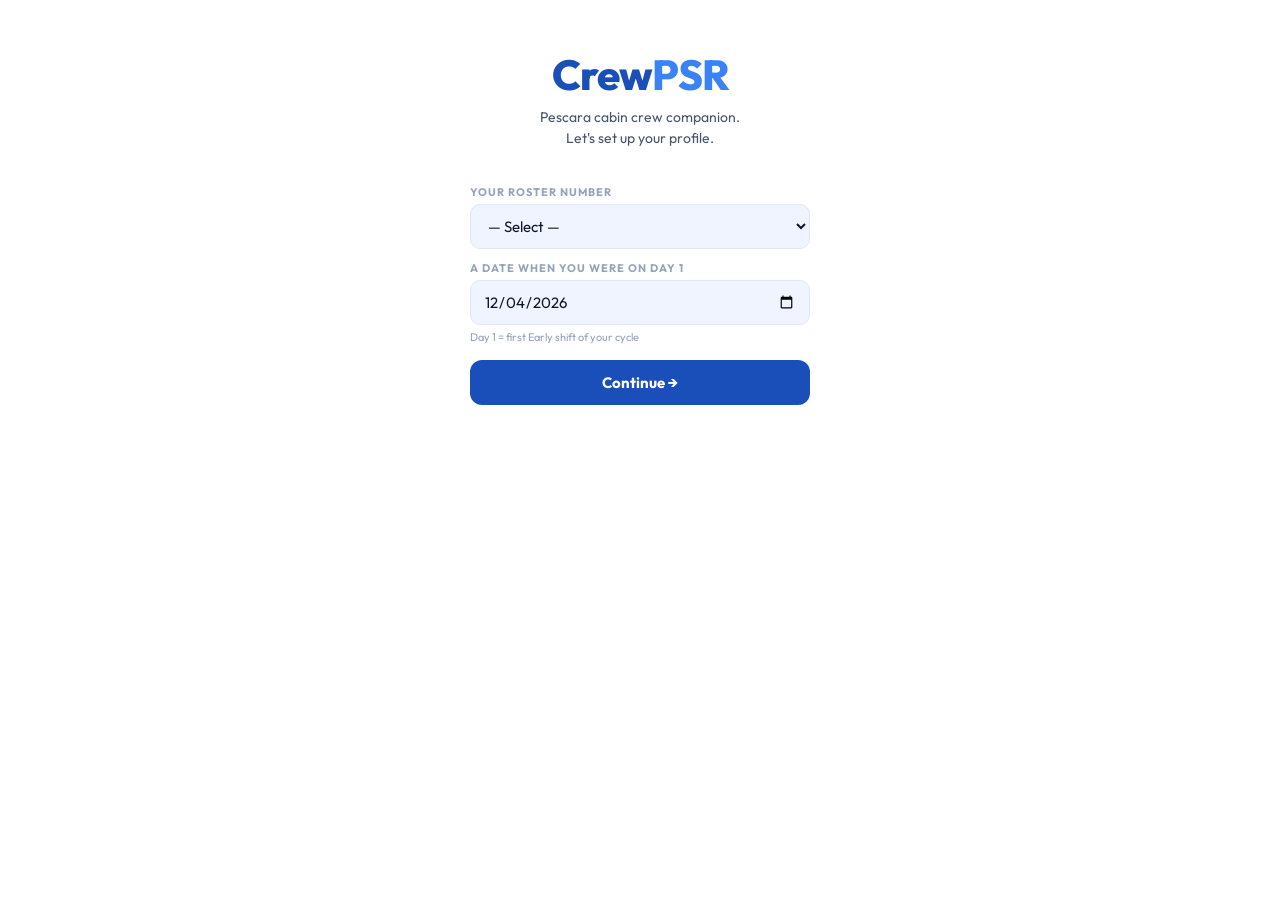
<file: index.html.html>
<!DOCTYPE html>
<html lang="en">
<head>
<meta charset="UTF-8">
<meta name="viewport" content="width=device-width, initial-scale=1.0, viewport-fit=cover">
<title>CrewPSR</title>
<meta name="description" content="Pescara Cabin Crew Roster App">
<link rel="manifest" href="manifest.json">
<meta name="theme-color" content="#f0f4ff">
<meta name="apple-mobile-web-app-capable" content="yes">
<meta name="apple-mobile-web-app-status-bar-style" content="default">
<meta name="apple-mobile-web-app-title" content="CrewPSR">
<link rel="apple-touch-icon" href="icon-192.png">
<link href="https://fonts.googleapis.com/css2?family=Outfit:wght@300;400;500;600;700;800&family=JetBrains+Mono:wght@400;500&display=swap" rel="stylesheet">
<style>
:root {
  --bg:       #f0f4ff;
  --bg2:      #e4eaf8;
  --bg3:      #d8e1f5;
  --surface:  #ffffff;
  --blue:     #1a4fba;
  --blue2:    #2563eb;
  --blue-lt:  #e8effe;
  --sky:      #3b82f6;
  --yellow:   #f59e0b;
  --yellow-lt:#fef3c7;
  --green:    #059669;
  --green-lt: #d1fae5;
  --red:      #dc2626;
  --red-lt:   #fee2e2;
  --text:     #0f172a;
  --text2:    #475569;
  --text3:    #94a3b8;
  --border:   #e2e8f0;
  --border2:  #cbd5e1;
  --early:    #2563eb;
  --early-lt: #dbeafe;
  --late:     #7c3aed;
  --late-lt:  #ede9fe;
  --off:      #059669;
  --off-lt:   #d1fae5;
  --shadow:   0 1px 3px rgba(0,0,0,0.08), 0 1px 2px rgba(0,0,0,0.04);
  --shadow2:  0 4px 16px rgba(0,0,0,0.08);
  --radius:   14px;
}

* { box-sizing: border-box; margin: 0; padding: 0; -webkit-tap-highlight-color: transparent; }
html, body { height: 100%; }

body {
  background: #f0f4ff;
  color: #0f172a;
  font-family: 'Outfit', -apple-system, BlinkMacSystemFont, 'Segoe UI', sans-serif;
  height: 100%;
  overflow: hidden;
  display: flex;
  flex-direction: column;
}

/* ── APP SHELL ── */
.app {
  display: flex;
  flex-direction: column;
  height: 100%;
  max-width: 480px;
  margin: 0 auto;
  width: 100%;
}

/* ── TOP BAR ── */
.topbar {
  display: flex;
  align-items: center;
  justify-content: space-between;
  padding: 14px 20px;
  padding-top: max(14px, env(safe-area-inset-top));
  background: var(--surface);
  border-bottom: 1px solid var(--border);
  flex-shrink: 0;
  box-shadow: var(--shadow);
}

.topbar-logo {
  font-weight: 800;
  font-size: 20px;
  color: var(--blue);
  letter-spacing: -0.5px;
}

.topbar-logo span { color: var(--sky); }

.topbar-info {
  text-align: right;
  line-height: 1.3;
}

.topbar-info .day-label { font-size: 13px; font-weight: 600; color: var(--text); }
.topbar-info .roster-label { font-size: 11px; color: var(--text3); }

/* ── SCREENS ── */
.screen {
  flex: 1;
  overflow-y: auto;
  overflow-x: hidden;
  display: none;
  flex-direction: column;
  padding-bottom: max(80px, calc(60px + env(safe-area-inset-bottom)));
  background: var(--bg);
}
.screen.active { display: flex; }

/* ── BOTTOM NAV ── */
.bottom-nav {
  position: fixed;
  bottom: 0;
  left: 50%;
  transform: translateX(-50%);
  width: 100%;
  max-width: 480px;
  display: flex;
  background: var(--surface);
  border-top: 1px solid var(--border);
  padding-bottom: env(safe-area-inset-bottom);
  z-index: 100;
  box-shadow: 0 -2px 10px rgba(0,0,0,0.06);
}

.nav-btn {
  flex: 1;
  display: flex;
  flex-direction: column;
  align-items: center;
  gap: 2px;
  padding: 10px 0 8px;
  background: none;
  border: none;
  color: var(--text3);
  cursor: pointer;
  transition: color 0.2s;
  font-family: 'Outfit', sans-serif;
}
.nav-btn.active { color: var(--blue); }
.nav-btn .nav-icon { font-size: 20px; line-height: 1; }
.nav-btn .nav-label { font-size: 10px; font-weight: 600; letter-spacing: 0.3px; }

/* ── CARDS ── */
.card {
  background: var(--surface);
  border: 1px solid var(--border);
  border-radius: var(--radius);
  padding: 18px;
  margin: 0 16px 10px;
  box-shadow: var(--shadow);
}

.section-title {
  font-size: 11px;
  font-weight: 700;
  letter-spacing: 1.5px;
  text-transform: uppercase;
  color: var(--text3);
  margin: 20px 16px 8px;
}

/* ── TODAY HERO ── */
.today-hero {
  margin: 16px;
  background: linear-gradient(135deg, #1a4fba 0%, #2563eb 60%, #3b82f6 100%);
  border-radius: var(--radius);
  padding: 22px;
  color: #ffffff;
  position: relative;
  overflow: hidden;
  box-shadow: 0 4px 20px rgba(26,79,186,0.3);
  min-height: 120px;
}

.today-hero::after {
  content: '✈';
  position: absolute;
  right: -5px; bottom: -15px;
  font-size: 100px;
  opacity: 0.06;
  transform: rotate(10deg);
  color: white;
}

.today-hero .shift-type {
  font-size: 10px;
  font-weight: 700;
  letter-spacing: 2px;
  text-transform: uppercase;
  color: rgba(255,255,255,0.7);
  margin-bottom: 4px;
}

.today-hero .shift-name {
  font-size: 28px;
  font-weight: 800;
  line-height: 1;
  margin-bottom: 4px;
  color: #ffffff;
}

.today-hero .cycle-info {
  font-size: 13px;
  color: rgba(255,255,255,0.7);
  margin-bottom: 6px;
}

.today-hero .report-time {
  display: inline-flex;
  align-items: center;
  gap: 6px;
  background: rgba(255,255,255,0.15);
  border-radius: 8px;
  padding: 6px 12px;
  font-size: 13px;
  font-weight: 600;
  margin-bottom: 16px;
  color: #ffffff;
}

.cycle-strip {
  display: flex;
  gap: 3px;
  overflow: hidden;
}

.c-pip {
  flex: 1;
  height: 4px;
  border-radius: 2px;
  background: rgba(255,255,255,0.2);
}
.c-pip.early { background: rgba(255,255,255,0.7); }
.c-pip.late  { background: rgba(200,180,255,0.7); }
.c-pip.off   { background: rgba(255,255,255,0.35); }
.c-pip.now   { background: #fbbf24; box-shadow: 0 0 6px #fbbf24; }
.c-pip.past  { opacity: 0.4; }

/* ── FLIGHT CARD ── */
.flight-block {
  background: var(--surface);
  border: 1px solid var(--border);
  border-radius: var(--radius);
  margin: 0 16px 10px;
  overflow: hidden;
  box-shadow: var(--shadow);
}

.flight-block-header {
  display: flex;
  align-items: center;
  justify-content: space-between;
  padding: 12px 16px;
  border-bottom: 1px solid var(--border);
}

.plane-badge {
  font-size: 12px;
  font-weight: 700;
  letter-spacing: 0.5px;
  padding: 4px 10px;
  border-radius: 20px;
}
.plane-badge.a1 { background: var(--early-lt); color: var(--early); }
.plane-badge.a2 { background: var(--late-lt); color: var(--late); }

.flight-row {
  display: flex;
  align-items: center;
  padding: 10px 16px;
  border-bottom: 1px solid var(--border);
  gap: 12px;
}
.flight-row:last-child { border-bottom: none; }

.flight-route {
  font-family: 'JetBrains Mono', monospace;
  font-size: 14px;
  font-weight: 500;
  color: var(--text);
  min-width: 80px;
}

.flight-times {
  flex: 1;
  font-family: 'JetBrains Mono', monospace;
  font-size: 12px;
  color: var(--text2);
}

.flight-note {
  font-size: 10px;
  color: var(--yellow);
  background: var(--yellow-lt);
  padding: 2px 6px;
  border-radius: 4px;
  font-weight: 600;
}

/* ── SWAP CARDS ── */
.swap-card {
  display: flex;
  align-items: center;
  gap: 12px;
  padding: 12px 16px;
  background: var(--surface);
  border: 1px solid var(--border);
  border-left: 3px solid var(--green);
  border-radius: var(--radius);
  margin: 0 16px 8px;
  box-shadow: var(--shadow);
  animation: fadeUp 0.2s ease forwards;
}

@keyframes fadeUp {
  from { opacity:0; transform:translateY(5px); }
  to   { opacity:1; transform:translateY(0); }
}

.swap-roster-badge {
  background: var(--blue);
  color: white;
  width: 48px; height: 48px;
  border-radius: 12px;
  display: flex; flex-direction: column;
  align-items: center; justify-content: center;
  flex-shrink: 0;
  line-height: 1.1;
}
.swap-roster-badge .srb-label { font-size: 8px; font-weight: 600; letter-spacing: 1px; opacity: 0.7; text-transform: uppercase; }
.swap-roster-badge .srb-num { font-size: 20px; font-weight: 800; }

.swap-info { flex: 1; min-width: 0; }
.swap-codes { font-family: 'JetBrains Mono', monospace; font-size: 13px; color: var(--text); }
.swap-codes.empty { font-family: 'Outfit', sans-serif; font-style: italic; color: var(--text3); font-size: 12px; }

.wa-pill {
  display: inline-flex;
  align-items: center;
  gap: 4px;
  background: #25d366;
  color: white;
  border: none;
  border-radius: 16px;
  font-family: 'Outfit', sans-serif;
  font-size: 11px;
  font-weight: 600;
  padding: 4px 10px;
  cursor: pointer;
  text-decoration: none;
  margin-top: 4px;
  white-space: nowrap;
}

/* ── CALENDAR ── */
.cal-header {
  display: flex;
  align-items: center;
  justify-content: space-between;
  padding: 16px 16px 10px;
}

.cal-month-title { font-size: 20px; font-weight: 700; color: var(--text); }

.cal-nav { display: flex; gap: 6px; }
.cal-nav button {
  width: 32px; height: 32px;
  border-radius: 8px;
  border: 1px solid var(--border);
  background: var(--surface);
  color: var(--text2);
  font-size: 16px;
  cursor: pointer;
  display: flex; align-items: center; justify-content: center;
  box-shadow: var(--shadow);
}

.cal-grid {
  display: grid;
  grid-template-columns: repeat(7, 1fr);
  gap: 2px;
  padding: 0 12px;
}

.cal-dow {
  text-align: center;
  font-size: 10px;
  font-weight: 700;
  color: var(--text3);
  padding: 4px 0 6px;
  letter-spacing: 0.5px;
  text-transform: uppercase;
}

.cal-day {
  aspect-ratio: 1;
  border-radius: 10px;
  display: flex;
  flex-direction: column;
  align-items: center;
  justify-content: center;
  cursor: pointer;
  gap: 2px;
  transition: transform 0.1s;
  position: relative;
}
.cal-day:active { transform: scale(0.9); }
.cal-day.empty { cursor: default; }

.cal-day .dn { font-size: 13px; font-weight: 500; }
.cal-day .dd { width: 5px; height: 5px; border-radius: 50%; }

.cal-day.early { background: var(--early-lt); }
.cal-day.late  { background: var(--late-lt); }
.cal-day.off   { background: var(--off-lt); }
.cal-day.early .dn { color: var(--early); font-weight: 600; }
.cal-day.late .dn  { color: var(--late); font-weight: 600; }
.cal-day.off .dn   { color: var(--off); }

.cal-day.today-ring { box-shadow: 0 0 0 2px var(--blue); }
.cal-day.today-ring .dn { color: var(--blue); font-weight: 700; }

/* ── CYCLE VIS ── */
.cycle-grid {
  display: grid;
  grid-template-columns: repeat(8, 1fr);
  gap: 4px;
  padding: 0 16px 8px;
}

.cyc-cell {
  border-radius: 8px;
  padding: 6px 2px;
  text-align: center;
}
.cyc-cell .cn { font-family: 'JetBrains Mono', monospace; font-size: 10px; color: var(--text3); margin-bottom: 2px; }
.cyc-cell .cl { font-size: 9px; font-weight: 700; letter-spacing: 0.5px; text-transform: uppercase; }

.cyc-cell.early { background: var(--early-lt); }
.cyc-cell.late  { background: var(--late-lt); }
.cyc-cell.off   { background: var(--bg2); }
.cyc-cell.early .cl { color: var(--early); }
.cyc-cell.late .cl  { color: var(--late); }
.cyc-cell.off .cl   { color: var(--off); }
.cyc-cell.now { box-shadow: 0 0 0 2px var(--blue); }
.cyc-cell.now .cn, .cyc-cell.now .cl { color: var(--blue); }

/* ── SCHEDULE SCREEN ── */
.sched-day-tabs {
  display: flex;
  gap: 6px;
  padding: 12px 16px;
  overflow-x: auto;
  scrollbar-width: none;
}
.sched-day-tabs::-webkit-scrollbar { display: none; }

.day-tab {
  flex-shrink: 0;
  padding: 8px 14px;
  border-radius: 20px;
  border: 1.5px solid var(--border);
  background: var(--surface);
  font-family: 'Outfit', sans-serif;
  font-size: 13px;
  font-weight: 600;
  color: var(--text2);
  cursor: pointer;
  transition: all 0.15s;
}
.day-tab.active {
  background: var(--blue);
  border-color: var(--blue);
  color: white;
}

.version-badge {
  display: inline-flex;
  align-items: center;
  gap: 6px;
  background: var(--blue-lt);
  color: var(--blue);
  font-size: 11px;
  font-weight: 600;
  padding: 4px 10px;
  border-radius: 20px;
  margin: 0 16px 4px;
}

.flight-segment {
  background: var(--surface);
  border: 1px solid var(--border);
  border-radius: var(--radius);
  margin: 0 16px 10px;
  overflow: hidden;
  box-shadow: var(--shadow);
}

.seg-header {
  padding: 10px 14px;
  font-size: 11px;
  font-weight: 700;
  letter-spacing: 1.5px;
  text-transform: uppercase;
  border-bottom: 1px solid var(--border);
}
.seg-header.early { color: var(--early); background: var(--early-lt); }
.seg-header.late  { color: var(--late); background: var(--late-lt); }

.seg-plane-row {
  display: grid;
  grid-template-columns: 1fr 1fr;
  border-bottom: 1px solid var(--border);
}
.seg-plane-row:last-child { border-bottom: none; }

.seg-plane {
  padding: 12px 14px;
  border-right: 1px solid var(--border);
}
.seg-plane:last-child { border-right: none; }

.seg-plane-label {
  font-size: 10px;
  font-weight: 700;
  letter-spacing: 1px;
  text-transform: uppercase;
  color: var(--text3);
  margin-bottom: 8px;
}

.seg-report {
  display: flex;
  align-items: center;
  gap: 4px;
  font-size: 11px;
  color: var(--text2);
  margin-bottom: 6px;
}

.seg-report strong {
  font-family: 'JetBrains Mono', monospace;
  font-size: 12px;
  color: var(--blue);
}

.seg-flight {
  display: flex;
  align-items: baseline;
  gap: 6px;
  margin-bottom: 4px;
}

.seg-route {
  font-family: 'JetBrains Mono', monospace;
  font-size: 13px;
  font-weight: 500;
  color: var(--text);
  min-width: 68px;
}

.seg-times {
  font-family: 'JetBrains Mono', monospace;
  font-size: 11px;
  color: var(--text2);
}

.seg-note {
  display: inline-block;
  font-size: 9px;
  font-weight: 700;
  color: var(--yellow);
  background: var(--yellow-lt);
  padding: 2px 5px;
  border-radius: 4px;
  margin-top: 4px;
}

/* ── INPUTS ── */
.inp-label {
  font-size: 11px;
  font-weight: 700;
  letter-spacing: 1px;
  text-transform: uppercase;
  color: var(--text3);
  margin-bottom: 5px;
  display: block;
}

input, select, textarea {
  width: 100%;
  background: var(--bg);
  border: 1.5px solid var(--border);
  border-radius: 10px;
  color: var(--text);
  font-family: 'Outfit', sans-serif;
  font-size: 15px;
  padding: 11px 13px;
  outline: none;
  transition: border-color 0.2s;
  margin-bottom: 12px;
}
input:focus, select:focus, textarea:focus { border-color: var(--blue); background: var(--surface); }
input::placeholder, textarea::placeholder { color: var(--text3); }
select option { background: white; }

.btn {
  display: flex; align-items: center; justify-content: center; gap: 8px;
  width: 100%;
  background: var(--blue);
  color: white;
  border: none;
  border-radius: 12px;
  font-family: 'Outfit', sans-serif;
  font-weight: 700;
  font-size: 15px;
  padding: 13px;
  cursor: pointer;
  transition: background 0.2s, transform 0.1s;
  margin-bottom: 8px;
}
.btn:active { transform: scale(0.97); }
.btn.secondary { background: var(--bg2); color: var(--text); border: 1.5px solid var(--border); }
.btn.small { font-size: 13px; padding: 9px; }

/* ── CREW DIRECTORY ── */
.crew-roster-card {
  background: var(--surface);
  border: 1px solid var(--border);
  border-radius: var(--radius);
  margin: 0 16px 8px;
  overflow: hidden;
  box-shadow: var(--shadow);
}

.crew-roster-header {
  display: flex;
  align-items: center;
  justify-content: space-between;
  padding: 12px 14px;
  cursor: pointer;
}

.roster-pill {
  font-family: 'JetBrains Mono', monospace;
  font-size: 12px;
  font-weight: 500;
  background: var(--blue-lt);
  color: var(--blue);
  padding: 3px 9px;
  border-radius: 6px;
}

.crew-roster-body { display: none; padding: 10px 14px 14px; border-top: 1px solid var(--border); }
.crew-roster-body.open { display: block; }

.colleague-edit-row {
  display: grid;
  grid-template-columns: 1fr 1fr 1fr;
  gap: 6px;
  margin-bottom: 6px;
  align-items: center;
}
.colleague-edit-row input {
  margin-bottom: 0;
  font-size: 12px;
  padding: 8px 10px;
}
.colleague-edit-row input.code-inp { font-family: 'JetBrains Mono', monospace; text-transform: uppercase; letter-spacing: 1px; }
.colleague-edit-row input.phone-inp { color: #25d366; }

/* ── MODAL ── */
.modal-backdrop {
  position: fixed; inset: 0;
  background: rgba(15,23,42,0.5);
  backdrop-filter: blur(3px);
  z-index: 200;
  display: none;
  align-items: flex-end;
  justify-content: center;
}
.modal-backdrop.open { display: flex; }

.modal {
  background: var(--surface);
  border-radius: 20px 20px 0 0;
  width: 100%;
  max-width: 480px;
  padding: 20px;
  padding-bottom: max(20px, env(safe-area-inset-bottom));
  max-height: 88vh;
  overflow-y: auto;
  animation: slideUp 0.22s ease;
  border-top: 1px solid var(--border);
}

@keyframes slideUp {
  from { transform: translateY(100%); }
  to   { transform: translateY(0); }
}

.modal-handle {
  width: 32px; height: 4px;
  background: var(--border2);
  border-radius: 2px;
  margin: 0 auto 16px;
}

.modal-title { font-size: 18px; font-weight: 700; margin-bottom: 4px; }
.modal-sub { font-size: 13px; color: var(--text2); margin-bottom: 16px; }

.shift-pill {
  display: inline-block;
  padding: 4px 12px;
  border-radius: 20px;
  font-size: 12px;
  font-weight: 600;
  margin-bottom: 14px;
}
.shift-pill.early { background: var(--early-lt); color: var(--early); }
.shift-pill.late  { background: var(--late-lt); color: var(--late); }
.shift-pill.off   { background: var(--off-lt); color: var(--off); }

/* Assignment picker */
.assign-option {
  display: flex;
  align-items: center;
  justify-content: space-between;
  padding: 13px 14px;
  border-radius: 12px;
  border: 1.5px solid var(--border);
  margin-bottom: 8px;
  cursor: pointer;
  transition: all 0.15s;
}
.assign-option:active { transform: scale(0.98); }
.assign-option.selected-a1 { border-color: var(--early); background: var(--early-lt); }
.assign-option.selected-a2 { border-color: var(--late); background: var(--late-lt); }
.assign-option.selected-hsby { border-color: var(--yellow); background: var(--yellow-lt); }
.assign-option.selected-ad { border-color: var(--red); background: var(--red-lt); }

.assign-label { font-size: 14px; font-weight: 600; }
.assign-flights { font-family: 'JetBrains Mono', monospace; font-size: 11px; color: var(--text2); margin-top: 3px; }
.assign-check { font-size: 16px; }

/* ── SETTINGS ── */
.setting-row {
  display: flex;
  align-items: center;
  justify-content: space-between;
  padding: 13px 0;
  border-bottom: 1px solid var(--border);
}
.setting-row:last-child { border-bottom: none; }
.setting-label { font-size: 14px; font-weight: 600; }
.setting-sub { font-size: 12px; color: var(--text3); margin-top: 1px; }
.setting-val {
  font-family: 'JetBrains Mono', monospace;
  font-size: 12px;
  color: var(--blue);
  background: var(--blue-lt);
  padding: 4px 10px;
  border-radius: 8px;
  cursor: pointer;
}

/* ── PIN PAD ── */
.pin-dots { display: flex; gap: 10px; justify-content: center; margin: 10px 0 16px; }
.pin-dot { width: 13px; height: 13px; border-radius: 50%; border: 2px solid var(--border2); transition: all 0.15s; }
.pin-dot.filled { background: var(--blue); border-color: var(--blue); }

.pin-pad { display: grid; grid-template-columns: repeat(3, 1fr); gap: 8px; margin-bottom: 12px; }
.pin-key {
  aspect-ratio: 1;
  border-radius: 12px;
  background: var(--bg);
  border: 1.5px solid var(--border);
  color: var(--text);
  font-family: 'Outfit', sans-serif;
  font-weight: 700;
  font-size: 20px;
  cursor: pointer;
  display: flex; align-items: center; justify-content: center;
  transition: all 0.1s;
}
.pin-key:active { background: var(--blue); color: white; transform: scale(0.93); }

/* ── EMPTY / ERROR ── */
.empty-state { text-align: center; padding: 32px 20px; color: var(--text3); }
.empty-state .big { font-size: 40px; margin-bottom: 10px; }
.empty-state h3 { font-size: 15px; color: var(--text2); margin-bottom: 4px; }
.empty-state p { font-size: 13px; line-height: 1.5; }

.pin-error { font-size: 12px; color: var(--red); text-align: center; margin-bottom: 8px; display: none; }

/* ── SETUP ── */
.setup-screen {
  position: fixed; inset: 0;
  background: var(--surface);
  z-index: 300;
  display: flex;
  flex-direction: column;
  align-items: center;
  padding: 48px 28px 28px;
  padding-top: max(48px, env(safe-area-inset-top));
  overflow-y: auto;
  text-align: center;
}

.setup-logo {
  font-size: 42px;
  font-weight: 800;
  color: var(--blue);
  letter-spacing: -1px;
  margin-bottom: 6px;
}
.setup-logo span { color: var(--sky); }

.setup-tagline { font-size: 14px; color: var(--text2); margin-bottom: 36px; line-height: 1.5; }
.setup-form { width: 100%; max-width: 340px; text-align: left; }

.step { display: none; }
.step.active { display: block; }

/* scrollbar */
::-webkit-scrollbar { width: 3px; }
::-webkit-scrollbar-track { background: transparent; }
::-webkit-scrollbar-thumb { background: var(--border2); border-radius: 2px; }
</style>
</head>
<body>

<!-- ══ SETUP ══ -->
<div class="setup-screen" id="setupScreen">
  <div class="setup-logo">Crew<span>PSR</span></div>
  <p class="setup-tagline">Pescara cabin crew companion.<br>Let's set up your profile.</p>

  <div class="setup-form">
    <div class="step active" id="step1">
      <label class="inp-label">Your Roster Number</label>
      <select id="setupRoster">
        <option value="">— Select —</option>
        <option value="1">Roster 1</option><option value="2">Roster 2</option>
        <option value="3">Roster 3</option><option value="4">Roster 4</option>
        <option value="5">Roster 5</option><option value="6">Roster 6</option>
        <option value="7">Roster 7</option><option value="8">Roster 8</option>
        <option value="9">Roster 9</option><option value="10">Roster 10</option>
        <option value="11">Roster 11</option><option value="12">Roster 12</option>
        <option value="13">Roster 13</option><option value="14">Roster 14</option>
        <option value="15">Roster 15</option><option value="16">Roster 16</option>
      </select>
      <label class="inp-label">A date when you were on Day 1</label>
      <input type="date" id="setupDate">
      <div style="font-size:11px; color:var(--text3); margin:-8px 0 14px; line-height:1.5">
        Day 1 = first Early shift of your cycle
      </div>
      <button class="btn" onclick="setupNext()">Continue →</button>
    </div>

    <div class="step" id="step2">
      <div style="text-align:center; margin-bottom:16px">
        <div style="font-size:16px; font-weight:700; margin-bottom:4px">Set your PIN</div>
        <div style="font-size:13px; color:var(--text2)">Protects the crew directory</div>
      </div>
      <div class="pin-dots">
        <div class="pin-dot" id="spd0"></div><div class="pin-dot" id="spd1"></div>
        <div class="pin-dot" id="spd2"></div><div class="pin-dot" id="spd3"></div>
      </div>
      <div class="pin-pad">
        <button class="pin-key" onclick="setupPin('1')">1</button>
        <button class="pin-key" onclick="setupPin('2')">2</button>
        <button class="pin-key" onclick="setupPin('3')">3</button>
        <button class="pin-key" onclick="setupPin('4')">4</button>
        <button class="pin-key" onclick="setupPin('5')">5</button>
        <button class="pin-key" onclick="setupPin('6')">6</button>
        <button class="pin-key" onclick="setupPin('7')">7</button>
        <button class="pin-key" onclick="setupPin('8')">8</button>
        <button class="pin-key" onclick="setupPin('9')">9</button>
        <button class="pin-key" onclick="setupPin('skip')" style="font-size:12px; color:var(--text3)">Skip</button>
        <button class="pin-key" onclick="setupPin('0')">0</button>
        <button class="pin-key" onclick="setupPin('del')" style="font-size:16px">⌫</button>
      </div>
    </div>
  </div>
</div>

<!-- ══ MAIN APP ══ -->
<div class="app" id="mainApp" style="display:none">

  <div class="topbar">
    <div class="topbar-logo">Crew<span>PSR</span></div>
    <div class="topbar-info">
      <div class="day-label" id="topDay"></div>
      <div class="roster-label" id="topRoster"></div>
    </div>
  </div>

  <!-- HOME -->
  <div class="screen active" id="screen-home">
    <div class="today-hero" id="todayHero"></div>
    <div class="section-title" id="homeFltTitle"></div>
    <div id="homeFltContent"></div>
    <div class="section-title" id="homeSwapTitle"></div>
    <div id="homeSwapContent"></div>

    <!-- Feedback & Support -->
    <div style="margin:8px 16px 4px">
      <a href="https://wa.me/393407894585?text=Hi%2C%20I'm%20writing%20about%20CrewPSR%20%E2%80%94%20"
         target="_blank"
         style="display:flex; align-items:center; justify-content:center; gap:8px;
                padding:13px; border-radius:12px; border:1.5px solid #dcfce7;
                background:#f0fdf4; color:#16a34a; text-decoration:none;
                font-size:14px; font-weight:600;">
        <svg width="18" height="18" viewBox="0 0 24 24" fill="currentColor">
          <path d="M17.472 14.382c-.297-.149-1.758-.867-2.03-.967-.273-.099-.471-.148-.67.15-.197.297-.767.966-.94 1.164-.173.199-.347.223-.644.075-.297-.15-1.255-.463-2.39-1.475-.883-.788-1.48-1.761-1.653-2.059-.173-.297-.018-.458.13-.606.134-.133.298-.347.446-.52.149-.174.198-.298.298-.497.099-.198.05-.371-.025-.52-.075-.149-.669-1.612-.916-2.207-.242-.579-.487-.5-.669-.51-.173-.008-.371-.01-.57-.01-.198 0-.52.074-.792.372-.272.297-1.04 1.016-1.04 2.479 0 1.462 1.065 2.875 1.213 3.074.149.198 2.096 3.2 5.077 4.487.709.306 1.262.489 1.694.625.712.227 1.36.195 1.871.118.571-.085 1.758-.719 2.006-1.413.248-.694.248-1.289.173-1.413-.074-.124-.272-.198-.57-.347z"/>
          <path d="M12 0C5.373 0 0 5.373 0 12c0 2.123.554 4.118 1.528 5.855L.057 23.882l6.204-1.448A11.935 11.935 0 0012 24c6.627 0 12-5.373 12-12S18.627 0 12 0zm0 21.818a9.818 9.818 0 01-5.003-1.366l-.36-.213-3.681.859.924-3.573-.234-.368A9.818 9.818 0 1112 21.818z"/>
        </svg>
        Feedback & Suggestions
      </a>
    </div>

    <!-- Disclaimer accordion -->
    <div style="margin:8px 16px 16px">
      <div onclick="toggleDisclaimer()"
           style="display:flex; align-items:center; justify-content:space-between;
                  padding:13px 16px; border-radius:12px; background:var(--surface);
                  border:1px solid var(--border); cursor:pointer; box-shadow:var(--shadow)">
        <div style="display:flex; align-items:center; gap:8px; font-size:14px; font-weight:600; color:var(--text2)">
          ℹ️ <span>About & Disclaimer</span>
        </div>
        <span id="disclaimerArrow" style="color:var(--text3); font-size:13px">›</span>
      </div>
      <div id="disclaimerBody" style="display:none; margin-top:6px; padding:16px;
           background:var(--surface); border-radius:12px; border:1px solid var(--border);
           font-size:13px; line-height:1.7; color:var(--text2); box-shadow:var(--shadow)">

        <div style="font-weight:700; color:var(--text); margin-bottom:8px">🇬🇧 English</div>
        <p><strong>CrewPSR is an independent app</strong>, not affiliated with, endorsed by, or connected to Ryanair in any way. Ryanair® is a registered trademark of Ryanair DAC.</p>
        <p style="margin-top:8px">This app does <strong>not replace</strong> Ryanair Connect, official crew communications, or any official company procedure. Always refer to official Ryanair channels for binding operational information.</p>
        <p style="margin-top:8px">Your personal data and your colleagues' contact details are <strong>stored only on your device</strong>. Nothing is shared with Ryanair, third parties, or any server.</p>
        <p style="margin-top:8px">CrewPSR is a personal productivity tool to help make daily roster management easier. Use it at your own discretion.</p>

        <div style="border-top:1px solid var(--border); margin:14px 0"></div>

        <div style="font-weight:700; color:var(--text); margin-bottom:8px">🇮🇹 Italiano</div>
        <p><strong>CrewPSR è un'app indipendente</strong>, non affiliata, approvata o connessa a Ryanair in alcun modo. Ryanair® è un marchio registrato di Ryanair DAC.</p>
        <p style="margin-top:8px">Questa app <strong>non sostituisce</strong> Ryanair Connect, le comunicazioni ufficiali per il personale di cabina, né alcuna procedura ufficiale della compagnia. Per informazioni operative vincolanti, fare sempre riferimento ai canali ufficiali Ryanair.</p>
        <p style="margin-top:8px">I tuoi dati personali e i contatti dei colleghi sono <strong>salvati esclusivamente sul tuo dispositivo</strong>. Nessuna informazione viene condivisa con Ryanair, terze parti o server esterni.</p>
        <p style="margin-top:8px">CrewPSR è uno strumento di produttività personale per semplificare la gestione quotidiana del roster. Usalo a tua discrezione.</p>
      </div>
    </div>
  </div>

  <!-- CALENDAR -->
  <div class="screen" id="screen-calendar">
    <div class="cal-header">
      <div class="cal-month-title" id="calMonthTitle"></div>
      <div class="cal-nav">
        <button onclick="calNav(-1)">‹</button>
        <button onclick="calNav(1)">›</button>
      </div>
    </div>
    <div class="cal-grid" id="calGrid"></div>
    <div style="display:flex; gap:12px; flex-wrap:wrap; padding:10px 16px 6px">
      <span style="font-size:11px; color:var(--text3); display:flex; align-items:center; gap:4px"><span style="width:10px;height:10px;border-radius:3px;background:var(--early-lt);display:inline-block"></span> Early</span>
      <span style="font-size:11px; color:var(--text3); display:flex; align-items:center; gap:4px"><span style="width:10px;height:10px;border-radius:3px;background:var(--late-lt);display:inline-block"></span> Late</span>
      <span style="font-size:11px; color:var(--text3); display:flex; align-items:center; gap:4px"><span style="width:10px;height:10px;border-radius:3px;background:var(--off-lt);display:inline-block"></span> Day off</span>
    </div>
  </div>

  <!-- SCHEDULE -->
  <div class="screen" id="screen-schedule">
    <div style="padding:16px 16px 8px">
      <div style="font-size:22px; font-weight:800; color:var(--text)">Flight Schedule</div>
      <div style="font-size:13px; color:var(--text2); margin-top:2px">Pescara · PSR</div>
    </div>
    <div class="version-badge" id="schedVersion"></div>
    <div style="padding:0 16px 12px">
      <select id="schedDaySelect" onchange="setSchedDay(parseInt(this.value))" style="margin-bottom:0">
        <option value="1">Monday</option>
        <option value="2">Tuesday</option>
        <option value="3">Wednesday</option>
        <option value="4">Thursday</option>
        <option value="5">Friday</option>
        <option value="6">Saturday</option>
        <option value="0">Sunday</option>
      </select>
    </div>
    <div id="schedContent"></div>
  </div>

  <!-- SWAP -->
  <div class="screen" id="screen-swap">
    <div style="padding:16px 16px 8px">
      <div style="font-size:22px; font-weight:800; color:var(--text)">Swap Finder</div>
      <div style="font-size:13px; color:var(--text2); margin-top:2px">Find who can cover your shift</div>
    </div>
    <div class="card">
      <label class="inp-label">Your Roster</label>
      <select id="swapRoster" onchange="runSwap()">
        <option value="">— Select —</option>
        <option value="1">Roster 1</option><option value="2">Roster 2</option>
        <option value="3">Roster 3</option><option value="4">Roster 4</option>
        <option value="5">Roster 5</option><option value="6">Roster 6</option>
        <option value="7">Roster 7</option><option value="8">Roster 8</option>
        <option value="9">Roster 9</option><option value="10">Roster 10</option>
        <option value="11">Roster 11</option><option value="12">Roster 12</option>
        <option value="13">Roster 13</option><option value="14">Roster 14</option>
        <option value="15">Roster 15</option><option value="16">Roster 16</option>
      </select>
      <label class="inp-label">Shift to swap</label>
      <select id="swapShift" onchange="runSwap()" style="margin-bottom:0">
        <option value="">— Select —</option>
        <optgroup label="Early">
          <option value="1">Early 1</option><option value="2">Early 2</option>
          <option value="3">Early 3</option><option value="4">Early 4</option>
          <option value="5">Early 5</option>
        </optgroup>
        <optgroup label="Late">
          <option value="9">Late 1</option><option value="10">Late 2</option>
          <option value="11">Late 3</option><option value="12">Late 4</option>
          <option value="13">Late 5</option>
        </optgroup>
      </select>
    </div>
    <div id="swapResults">
      <div class="empty-state"><div class="big">🔄</div><p>Select roster and shift<br>to find colleagues</p></div>
    </div>
  </div>

  <!-- CREW -->
  <div class="screen" id="screen-crew">
    <!-- PIN gate (shown until unlocked) -->
    <div id="crewPinGate" style="padding:40px 24px; text-align:center">
      <div style="font-size:40px; margin-bottom:12px">👥</div>
      <div style="font-size:20px; font-weight:700; margin-bottom:4px">Crew Directory</div>
      <div style="font-size:13px; color:var(--text3); margin-bottom:24px">🔒 Protected — enter your PIN</div>
      <div class="pin-error" id="crewPinErr" style="margin-bottom:8px">Incorrect PIN</div>
      <div class="pin-dots" style="justify-content:center; margin-bottom:16px">
        <div class="pin-dot" id="cpd0"></div><div class="pin-dot" id="cpd1"></div>
        <div class="pin-dot" id="cpd2"></div><div class="pin-dot" id="cpd3"></div>
      </div>
      <div class="pin-pad" style="max-width:280px; margin:0 auto">
        <button class="pin-key" onclick="crewPinKey('1')">1</button>
        <button class="pin-key" onclick="crewPinKey('2')">2</button>
        <button class="pin-key" onclick="crewPinKey('3')">3</button>
        <button class="pin-key" onclick="crewPinKey('4')">4</button>
        <button class="pin-key" onclick="crewPinKey('5')">5</button>
        <button class="pin-key" onclick="crewPinKey('6')">6</button>
        <button class="pin-key" onclick="crewPinKey('7')">7</button>
        <button class="pin-key" onclick="crewPinKey('8')">8</button>
        <button class="pin-key" onclick="crewPinKey('9')">9</button>
        <button class="pin-key" style="background:transparent;border:none"></button>
        <button class="pin-key" onclick="crewPinKey('0')">0</button>
        <button class="pin-key" onclick="crewPinKey('del')" style="font-size:16px">⌫</button>
      </div>
    </div>

    <!-- Crew content (shown after unlock) -->
    <div id="crewContent" style="display:none">
      <div style="display:flex; align-items:center; justify-content:space-between; padding:16px 16px 8px">
        <div>
          <div style="font-size:22px; font-weight:800; color:var(--text)">Crew Directory</div>
          <div style="font-size:13px; color:var(--text2)">🔒 Stored only on your device</div>
        </div>
        <div style="display:flex; gap:8px">
          <button class="btn small" style="width:auto; padding:9px 14px; margin-bottom:0" onclick="openCrewEdit()">✏️ Edit</button>
          <button class="btn secondary small" style="width:auto; padding:9px 14px; margin-bottom:0" onclick="lockCrew()">🔒</button>
        </div>
      </div>
      <div id="crewList"></div>
      <div class="section-title">Share Directory</div>
      <div style="display:grid; grid-template-columns:1fr 1fr; gap:10px; padding:0 16px 8px">
        <button class="btn secondary small" onclick="exportCrew()" style="margin-bottom:0">📤 Export</button>
        <button class="btn secondary small" onclick="showImport()" style="margin-bottom:0">📥 Import</button>
      </div>
      <div id="exportBox" style="display:none; padding:0 16px 12px">
        <textarea id="exportText" readonly style="height:70px; font-family:'JetBrains Mono',monospace; font-size:11px; color:var(--blue); margin-bottom:6px"></textarea>
        <button class="btn small" onclick="copyExport()">📋 Copy</button>
        <div id="exportMsg" style="text-align:center; font-size:12px; color:var(--blue); margin-top:4px; display:none">✓ Copied!</div>
      </div>
      <div id="importBox" style="display:none; padding:0 16px 12px">
        <textarea id="importText" placeholder="Paste code here..." style="height:70px; font-family:'JetBrains Mono',monospace; font-size:11px; margin-bottom:6px"></textarea>
        <div style="display:grid; grid-template-columns:1fr 1fr; gap:8px">
          <button class="btn small" onclick="importCrew()" style="margin-bottom:0">✅ Import</button>
          <button class="btn secondary small" onclick="document.getElementById('importBox').style.display='none'" style="margin-bottom:0">Cancel</button>
        </div>
        <div id="importMsg" style="text-align:center; font-size:12px; margin-top:6px; display:none"></div>
      </div>
      <div style="padding:8px 16px 0">
        <a href="https://wa.me/393407894585?text=Hi%2C%20I'm%20writing%20about%20CrewPSR%20%E2%80%94%20"
           target="_blank"
           style="display:flex; align-items:center; justify-content:center; gap:8px;
                  padding:13px; border-radius:12px; border:1.5px solid #dcfce7;
                  background:#f0fdf4; color:#16a34a; text-decoration:none;
                  font-size:14px; font-weight:600;">
          <svg width="18" height="18" viewBox="0 0 24 24" fill="currentColor">
            <path d="M17.472 14.382c-.297-.149-1.758-.867-2.03-.967-.273-.099-.471-.148-.67.15-.197.297-.767.966-.94 1.164-.173.199-.347.223-.644.075-.297-.15-1.255-.463-2.39-1.475-.883-.788-1.48-1.761-1.653-2.059-.173-.297-.018-.458.13-.606.134-.133.298-.347.446-.52.149-.174.198-.298.298-.497.099-.198.05-.371-.025-.52-.075-.149-.669-1.612-.916-2.207-.242-.579-.487-.5-.669-.51-.173-.008-.371-.01-.57-.01-.198 0-.52.074-.792.372-.272.297-1.04 1.016-1.04 2.479 0 1.462 1.065 2.875 1.213 3.074.149.198 2.096 3.2 5.077 4.487.709.306 1.262.489 1.694.625.712.227 1.36.195 1.871.118.571-.085 1.758-.719 2.006-1.413.248-.694.248-1.289.173-1.413-.074-.124-.272-.198-.57-.347z"/>
            <path d="M12 0C5.373 0 0 5.373 0 12c0 2.123.554 4.118 1.528 5.855L.057 23.882l6.204-1.448A11.935 11.935 0 0012 24c6.627 0 12-5.373 12-12S18.627 0 12 0zm0 21.818a9.818 9.818 0 01-5.003-1.366l-.36-.213-3.681.859.924-3.573-.234-.368A9.818 9.818 0 1112 21.818z"/>
          </svg>
          Feedback & Suggestions
        </a>
      </div>
    </div>
  </div>

  <!-- SETTINGS -->
  <div class="screen" id="screen-settings">
    <div style="padding:16px 16px 8px">
      <div style="font-size:22px; font-weight:800; color:var(--text)">Settings</div>
    </div>
    <div class="section-title">Profile</div>
    <div class="card">
      <div class="setting-row">
        <div><div class="setting-label">Roster</div><div class="setting-sub">Your assigned roster</div></div>
        <div class="setting-val" id="settingRoster" onclick="changeSetting('roster')">—</div>
      </div>
      <div class="setting-row" style="border:none">
        <div><div class="setting-label">Cycle start date</div><div class="setting-sub">Your last Day 1</div></div>
        <div class="setting-val" id="settingDate" onclick="changeSetting('date')">—</div>
      </div>
    </div>
    <div class="section-title">Security</div>
    <div class="card">
      <div class="setting-row" style="border:none">
        <div><div class="setting-label">Crew directory PIN</div><div class="setting-sub">Protects your crew contacts</div></div>
        <div class="setting-val" onclick="changeSetting('pin')">Change</div>
      </div>
    </div>
    <div class="section-title">Language / Lingua</div>
    <div class="card">
      <div class="setting-row" style="border:none">
        <div><div class="setting-label">Display language</div><div class="setting-sub">App language</div></div>
        <div style="display:flex; gap:6px">
          <div class="setting-val" id="langEN" onclick="setLang('en')" style="cursor:pointer">EN</div>
          <div class="setting-val" id="langIT" onclick="setLang('it')" style="cursor:pointer">IT</div>
        </div>
      </div>
    </div>
    <div class="section-title">Schedule</div>
    <div class="card">
      <div class="setting-row" style="border:none">
        <div><div class="setting-label" id="settingSchedVersion">—</div><div class="setting-sub">Current flight schedule version</div></div>
      </div>
    </div>
    <div class="section-title">About</div>
    <div class="card">
      <div class="setting-row" style="border:none">
        <div><div class="setting-label">CrewPSR</div><div class="setting-sub">Pescara Cabin Crew · v1.0</div></div>
      </div>
    </div>
    <div style="padding:8px 16px 16px">
      <button class="btn secondary" onclick="if(confirm('Reset all data?')){localStorage.clear();location.reload()}">🗑 Reset all data</button>
      <a href="https://wa.me/393407894585?text=Hi%2C%20I'm%20writing%20about%20CrewPSR%20%E2%80%94%20"
         target="_blank"
         style="display:flex; align-items:center; justify-content:center; gap:8px;
                padding:13px; border-radius:12px; border:1.5px solid #dcfce7;
                background:#f0fdf4; color:#16a34a; text-decoration:none;
                font-size:14px; font-weight:600; margin-top:8px">
        <svg width="18" height="18" viewBox="0 0 24 24" fill="currentColor">
          <path d="M17.472 14.382c-.297-.149-1.758-.867-2.03-.967-.273-.099-.471-.148-.67.15-.197.297-.767.966-.94 1.164-.173.199-.347.223-.644.075-.297-.15-1.255-.463-2.39-1.475-.883-.788-1.48-1.761-1.653-2.059-.173-.297-.018-.458.13-.606.134-.133.298-.347.446-.52.149-.174.198-.298.298-.497.099-.198.05-.371-.025-.52-.075-.149-.669-1.612-.916-2.207-.242-.579-.487-.5-.669-.51-.173-.008-.371-.01-.57-.01-.198 0-.52.074-.792.372-.272.297-1.04 1.016-1.04 2.479 0 1.462 1.065 2.875 1.213 3.074.149.198 2.096 3.2 5.077 4.487.709.306 1.262.489 1.694.625.712.227 1.36.195 1.871.118.571-.085 1.758-.719 2.006-1.413.248-.694.248-1.289.173-1.413-.074-.124-.272-.198-.57-.347z"/>
          <path d="M12 0C5.373 0 0 5.373 0 12c0 2.123.554 4.118 1.528 5.855L.057 23.882l6.204-1.448A11.935 11.935 0 0012 24c6.627 0 12-5.373 12-12S18.627 0 12 0zm0 21.818a9.818 9.818 0 01-5.003-1.366l-.36-.213-3.681.859.924-3.573-.234-.368A9.818 9.818 0 1112 21.818z"/>
        </svg>
        Feedback & Suggestions
      </a>
    </div>
  </div>

  <nav class="bottom-nav">
    <button class="nav-btn active" onclick="nav('home')" id="nav-home"><span class="nav-icon">🏠</span><span class="nav-label">Home</span></button>
    <button class="nav-btn" onclick="nav('calendar')" id="nav-calendar"><span class="nav-icon">📅</span><span class="nav-label">Calendar</span></button>
    <button class="nav-btn" onclick="nav('schedule')" id="nav-schedule"><span class="nav-icon">✈️</span><span class="nav-label">Schedule</span></button>
    <button class="nav-btn" onclick="nav('swap')" id="nav-swap"><span class="nav-icon">🔄</span><span class="nav-label">Swap</span></button>
    <button class="nav-btn" onclick="nav('crew')" id="nav-crew"><span class="nav-icon">👥</span><span class="nav-label">Crew</span></button>
    <button class="nav-btn" onclick="nav('settings')" id="nav-settings"><span class="nav-icon">⚙️</span><span class="nav-label">Settings</span></button>
  </nav>
</div>

<!-- ══ MODALS ══ -->
<div class="modal-backdrop" id="dayModal" onclick="if(event.target===this)closeModal('dayModal')">
  <div class="modal">
    <div class="modal-handle"></div>
    <div class="modal-title" id="dayModalTitle"></div>
    <div id="dayModalBadge"></div>
    <div id="dayModalBody"></div>
  </div>
</div>

<div class="modal-backdrop" id="pinModal" onclick="if(event.target===this)closeModal('pinModal')">
  <div class="modal">
    <div class="modal-handle"></div>
    <div class="modal-title">Crew Directory</div>
    <div class="modal-sub" id="pinModalSub">Enter your PIN to edit</div>
    <div class="pin-error" id="pinModalErr">Incorrect PIN</div>
    <div class="pin-dots">
      <div class="pin-dot" id="lpd0"></div><div class="pin-dot" id="lpd1"></div>
      <div class="pin-dot" id="lpd2"></div><div class="pin-dot" id="lpd3"></div>
    </div>
    <div class="pin-pad">
      <button class="pin-key" onclick="loginPin('1')">1</button>
      <button class="pin-key" onclick="loginPin('2')">2</button>
      <button class="pin-key" onclick="loginPin('3')">3</button>
      <button class="pin-key" onclick="loginPin('4')">4</button>
      <button class="pin-key" onclick="loginPin('5')">5</button>
      <button class="pin-key" onclick="loginPin('6')">6</button>
      <button class="pin-key" onclick="loginPin('7')">7</button>
      <button class="pin-key" onclick="loginPin('8')">8</button>
      <button class="pin-key" onclick="loginPin('9')">9</button>
      <button class="pin-key" style="background:transparent; border:none"></button>
      <button class="pin-key" onclick="loginPin('0')">0</button>
      <button class="pin-key" onclick="loginPin('del')" style="font-size:16px">⌫</button>
    </div>
    <button class="btn secondary" onclick="closeModal('pinModal')">Cancel</button>
  </div>
</div>

<div class="modal-backdrop" id="settingModal" onclick="if(event.target===this)closeModal('settingModal')">
  <div class="modal">
    <div class="modal-handle"></div>
    <div class="modal-title" id="settingModalTitle"></div>
    <div id="settingModalBody"></div>
  </div>
</div>

<script>
// ══════════════════════════════════════════════════════════════
// FLIGHT SCHEDULE DATA — V1 01 Apr – 04 May 2026
// ══════════════════════════════════════════════════════════════
const SCHEDULE = {
  version: "V1",
  period:  "01 Apr – 04 May 2026",
  days: {
    1: { // Monday
      a1: {
        reportEarly: "05:15",
        early: [
          { route:"PSR-CRL", dep:"06:00", arr:"08:05" },
          { route:"CRL-PSR", dep:"08:40", arr:"10:40" },
        ],
        reportLate: "14:20",
        late: [
          { route:"PSR-CRL", dep:"15:05", arr:"17:10" },
          { route:"CRL-PSR", dep:"17:35", arr:"19:35" },
          { route:"PSR-CTA", dep:"20:00", arr:"21:20" },
          { route:"CTA-PSR", dep:"21:45", arr:"23:10" },
        ]
      },
      a2: {
        reportEarly: "06:10",
        early: [
          { route:"PSR-CAG", dep:"06:55", arr:"08:10" },
          { route:"CAG-PSR", dep:"08:35", arr:"09:50" },
          { route:"PSR-OTP", dep:"10:20", arr:"12:10" },
          { route:"OTP-PSR", dep:"12:35", arr:"14:25" },
        ],
        reportLate: "14:30",
        late: [
          { route:"PSR-STN", dep:"15:15", arr:"17:50" },
          { route:"STN-PSR", dep:"18:15", arr:"20:40" },
          { route:"PSR-TRN", dep:"21:05", arr:"22:25" },
          { route:"TRN-PSR", dep:"22:50", arr:"00:05" },
        ]
      }
    },
    2: { // Tuesday
      a1: {
        reportEarly: "05:35",
        early: [
          { route:"PSR-NRN", dep:"06:20", arr:"08:25" },
          { route:"NRN-PSR", dep:"08:50", arr:"10:50" },
          { route:"PSR-TIA", dep:"11:20", arr:"12:35" },
          { route:"TIA-PSR", dep:"13:00", arr:"14:20" },
        ],
        reportLate: "14:25",
        late: [
          { route:"PSR-KRK", dep:"15:10", arr:"17:00" },
          { route:"KRK-PSR", dep:"17:25", arr:"19:10" },
          { route:"PSR-KUN", dep:"19:35", arr:"22:05" },
          { route:"KUN-PSR", dep:"22:30", arr:"00:55" },
        ]
      },
      a2: {
        reportEarly: "05:45",
        early: [
          { route:"PSR-MXP", dep:"06:30", arr:"07:55" },
          { route:"MXP-PSR", dep:"08:25", arr:"09:45" },
          { route:"PSR-CRL", dep:"10:20", arr:"12:25" },
          { route:"CRL-PSR", dep:"12:50", arr:"14:50" },
        ],
        reportLate: "14:55",
        late: [
          { route:"PSR-STN", dep:"15:40", arr:"18:15" },
          { route:"STN-PSR", dep:"18:40", arr:"21:05" },
          { route:"PSR-MLT", dep:"21:30", arr:"23:00" },
          { route:"MLT-PSR", dep:"23:25", arr:"00:55" },
        ]
      }
    },
    3: { // Wednesday
      a1: {
        reportEarly: "05:20",
        early: [
          { route:"PSR-CRL", dep:"06:05", arr:"08:10" },
          { route:"CRL-PSR", dep:"08:50", arr:"10:50" },
          { route:"PSR-PRG", dep:"11:15", arr:"12:55" },
          { route:"PRG-PSR", dep:"13:20", arr:"15:00" },
        ],
        reportLate: "15:10",
        late: [
          { route:"PSR-STN", dep:"15:55", arr:"18:30" },
          { route:"STN-PSR", dep:"18:55", arr:"21:20" },
          { route:"PSR-TPS", dep:"22:05", arr:"23:20" },
          { route:"TPS-PSR", dep:"23:45", arr:"00:55" },
        ]
      },
      a2: {
        reportEarly: "07:45",
        early: [
          { route:"PSR-VLC", dep:"08:30", arr:"10:45" },
          { route:"VLC-PSR", dep:"11:15", arr:"13:20" },
          { route:"PSR-TIA", dep:"13:45", arr:"15:00" },
          { route:"TIA-PSR", dep:"15:25", arr:"16:45" },
        ],
        reportLate: "16:50",
        late: [
          { route:"PSR-CTA", dep:"17:35", arr:"18:55" },
          { route:"CTA-PSR", dep:"19:20", arr:"20:45" },
          { route:"PSR-OTP", dep:"21:10", arr:"22:59" },
          { route:"OTP-PSR", dep:"23:25", arr:"01:15" },
        ]
      }
    },
    4: { // Thursday
      a1: {
        reportEarly: "06:15",
        early: [
          { route:"PSR-CRL", dep:"07:00", arr:"09:05" },
          { route:"CRL-PSR", dep:"09:40", arr:"11:40" },
          { route:"PSR-TPS", dep:"12:25", arr:"13:40" },
          { route:"TPS-PSR", dep:"14:05", arr:"15:15" },
        ],
        reportLate: "15:20",
        late: [
          { route:"PSR-KRK", dep:"16:05", arr:"17:55" },
          { route:"KRK-PSR", dep:"18:20", arr:"20:05" },
          { route:"PSR-BGY", dep:"20:45", arr:"22:00" },
          { route:"BGY-PSR", dep:"22:25", arr:"23:35" },
        ]
      },
      a2: {
        reportEarly: "06:40",
        early: [
          { route:"PSR-BGY", dep:"07:25", arr:"08:40" },
          { route:"BGY-PSR", dep:"09:05", arr:"10:15" },
          { route:"PSR-OTP", dep:"10:40", arr:"12:30", note:"Da confermare" },
          { route:"OTP-PSR", dep:"12:55", arr:"14:45", note:"Da confermare" },
        ],
        reportLate: "15:25",
        late: [
          { route:"PSR-STN", dep:"16:10", arr:"18:45" },
          { route:"STN-PSR", dep:"19:10", arr:"21:35" },
          { route:"PSR-CTA", dep:"22:00", arr:"23:20" },
          { route:"CTA-PSR", dep:"23:45", arr:"01:10" },
        ]
      }
    },
    5: { // Friday
      a1: {
        reportEarly: "05:45",
        early: [
          { route:"PSR-WRO", dep:"06:30", arr:"08:25" },
          { route:"WRO-PSR", dep:"08:50", arr:"10:40" },
          { route:"PSR-STN", dep:"11:05", arr:"13:40" },
          { route:"STN-PSR", dep:"14:05", arr:"16:30" },
        ],
        reportLate: "16:55",
        late: [
          { route:"PSR-TRN", dep:"17:40", arr:"19:00" },
          { route:"TRN-PSR", dep:"19:25", arr:"20:40" },
          { route:"PSR-KRK", dep:"21:05", arr:"22:55" },
          { route:"KRK-PSR", dep:"23:20", arr:"01:05" },
        ]
      },
      a2: {
        reportEarly: "06:30",
        early: [
          { route:"PSR-TPS", dep:"07:15", arr:"08:30" },
          { route:"TPS-PSR", dep:"08:55", arr:"10:05" },
          { route:"PSR-PRG", dep:"10:30", arr:"12:10" },
          { route:"PRG-PSR", dep:"12:35", arr:"14:15" },
        ],
        reportLate: "15:10",
        late: [
          { route:"PSR-CRL", dep:"15:55", arr:"18:00" },
          { route:"CRL-PSR", dep:"18:25", arr:"20:25" },
          { route:"PSR-CAG", dep:"20:50", arr:"22:05" },
          { route:"CAG-PSR", dep:"22:30", arr:"23:45" },
        ]
      }
    },
    6: { // Saturday
      a1: {
        reportEarly: "05:00",
        early: [
          { route:"PSR-CTA", dep:"05:45", arr:"07:05" },
          { route:"CTA-PSR", dep:"07:30", arr:"08:55" },
          { route:"PSR-KUN", dep:"09:30", arr:"12:00" },
          { route:"KUN-PSR", dep:"12:25", arr:"14:50" },
        ],
        reportLate: "14:55",
        late: [
          { route:"PSR-TRN", dep:"15:50", arr:"17:10" },
          { route:"TRN-PSR", dep:"17:35", arr:"18:50" },
          { route:"PSR-STN", dep:"19:15", arr:"21:50" },
          { route:"STN-PSR", dep:"22:15", arr:"00:40" },
        ]
      },
      a2: {
        reportEarly: "05:50",
        early: [
          { route:"PSR-CAG", dep:"06:35", arr:"07:50" },
          { route:"CAG-PSR", dep:"08:25", arr:"09:40" },
          { route:"PSR-VLC", dep:"10:10", arr:"12:25" },
          { route:"VLC-PSR", dep:"12:55", arr:"15:00" },
        ],
        reportLate: "15:05",
        late: [
          { route:"PSR-OTP", dep:"15:40", arr:"17:30" },
          { route:"OTP-PSR", dep:"17:55", arr:"19:45" },
          { route:"PSR-MLT", dep:"20:10", arr:"21:40" },
          { route:"MLT-PSR", dep:"22:05", arr:"23:35" },
        ]
      }
    },
    0: { // Sunday
      a1: {
        reportEarly: "05:00",
        early: [
          { route:"PSR-OTP", dep:"05:45", arr:"07:35" },
          { route:"OTP-PSR", dep:"08:00", arr:"09:50" },
          { route:"PSR-CTA", dep:"10:15", arr:"11:35" },
          { route:"CTA-PSR", dep:"12:15", arr:"13:40" },
        ],
        reportLate: "13:45",
        late: [
          { route:"PSR-PRG", dep:"14:30", arr:"16:10" },
          { route:"PRG-PSR", dep:"16:35", arr:"18:15" },
          { route:"PSR-VLC", dep:"18:40", arr:"20:55" },
          { route:"VLC-PSR", dep:"21:30", arr:"23:55" },
        ]
      },
      a2: {
        reportEarly: "06:20",
        early: [
          { route:"PSR-MXP", dep:"07:05", arr:"08:30" },
          { route:"MXP-PSR", dep:"08:55", arr:"10:15" },
          { route:"PSR-CRL", dep:"10:40", arr:"12:45" },
          { route:"CRL-PSR", dep:"13:10", arr:"15:10" },
        ],
        reportLate: "15:15",
        late: [
          { route:"PSR-TRN", dep:"16:00", arr:"17:20" },
          { route:"TRN-PSR", dep:"17:45", arr:"19:00" },
          { route:"PSR-STN", dep:"19:25", arr:"22:00" },
          { route:"STN-PSR", dep:"22:25", arr:"00:50" },
        ]
      }
    }
  }
};

// ══════════════════════════════════════════════════════════════
// STATE
// ══════════════════════════════════════════════════════════════
let APP = {
  roster: null,
  refDate: null,
  pin: null,
  crew: {},
  assignments: {}, // { "2026-04-15": "A1E"|"A2E"|"A1L"|"A2L"|"HSBY"|"AD" }
};

const DOW   = ['Sun','Mon','Tue','Wed','Thu','Fri','Sat'];
const MONTHS = ['January','February','March','April','May','June','July','August','September','October','November','December'];
const DAYS_FULL = ['Sunday','Monday','Tuesday','Wednesday','Thursday','Friday','Saturday'];

let calYear, calMonth;
let setupPinVal = '';
let loginPinVal = '';
let crewUnlocked = false;
let activeSchedDay = null;

// ══════════════════════════════════════════════════════════════
// PERSISTENCE
// ══════════════════════════════════════════════════════════════
function save() { localStorage.setItem('crewpsr_v1', JSON.stringify(APP)); }
function load() {
  try {
    const r = localStorage.getItem('crewpsr_v1');
    if (r) { APP = {...APP, ...JSON.parse(r)}; return true; }
  } catch(e) {}
  return false;
}

// ══════════════════════════════════════════════════════════════
// ROSTER LOGIC
// ══════════════════════════════════════════════════════════════
function cycleDay(rosterNum, dateStr) {
  if (!APP.refDate || !APP.roster) return null;
  const ref = new Date(APP.refDate); ref.setHours(0,0,0,0);
  const d   = new Date(dateStr);     d.setHours(0,0,0,0);
  const diff = Math.round((d - ref) / 86400000);
  const offset = rosterNum - APP.roster;
  return ((diff + offset) % 16 + 16) % 16 + 1;
}

function shiftType(day) {
  if (!day) return 'off';
  if (day >= 1 && day <= 5)  return 'early';
  if (day >= 9 && day <= 13) return 'late';
  return 'off';
}

function shiftLabel(day) {
  if (!day) return { main: '', sub: '' };
  if (day === 1) return { main: '1st Early', sub: 'after days off' };
  if (day === 2) return { main: '2nd Early', sub: '' };
  if (day === 3) return { main: '3rd Early', sub: '' };
  if (day === 4) return { main: '4th Early', sub: '' };
  if (day === 5) return { main: '5th Early', sub: 'last before days off' };
  if (day === 6) return { main: '1st Day Off', sub: 'after Early' };
  if (day === 7) return { main: '2nd Day Off', sub: 'after Early' };
  if (day === 8) return { main: '3rd Day Off', sub: 'after Early' };
  if (day === 9) return { main: '1st Late', sub: 'after days off' };
  if (day === 10) return { main: '2nd Late', sub: '' };
  if (day === 11) return { main: '3rd Late', sub: '' };
  if (day === 12) return { main: '4th Late', sub: '' };
  if (day === 13) return { main: '5th Late', sub: 'last before days off' };
  if (day === 14) return { main: '1st Day Off', sub: 'after Late' };
  if (day === 15) return { main: '2nd Day Off', sub: 'after Late' };
  if (day === 16) return { main: '3rd Day Off', sub: 'after Late' };
  return { main: '', sub: '' };
}

function shiftLabelStr(day) {
  const l = shiftLabel(day);
  return l.main;
}

function mod16(x) { return ((x - 1 + 16) % 16) + 1; }

// Reliable local date string YYYY-MM-DD (avoids timezone issues)
function toDateStr(date) {
  return `${date.getFullYear()}-${String(date.getMonth()+1).padStart(2,'0')}-${String(date.getDate()).padStart(2,'0')}`;
}

function swapCandidates(myRoster, myDay) {
  const isEarly = myDay <= 5;
  const N = isEarly ? myDay : myDay - 8;
  const r1 = isEarly ? mod16(myRoster + 8 + N)  : mod16(myRoster + N);
  const r2 = isEarly ? mod16(myRoster + 10 + N) : mod16(myRoster + 2 + N);
  return [r1, r2].filter(r => r !== myRoster).map(r => ({ roster: r }));
}

// ══════════════════════════════════════════════════════════════
// SETUP
// ══════════════════════════════════════════════════════════════
function setupNext() {
  const r = document.getElementById('setupRoster').value;
  const d = document.getElementById('setupDate').value;
  if (!r || !d) { alert('Please fill in both fields.'); return; }
  APP.roster = parseInt(r);
  APP.refDate = d;
  for (let i = 1; i <= 16; i++) {
    if (!APP.crew[i]) APP.crew[i] = Array.from({length:5}, () => ({code:'',phone:'',name:''}));
  }
  document.getElementById('step1').classList.remove('active');
  document.getElementById('step2').classList.add('active');
}

function setupPin(k) {
  if (k === 'skip') { APP.pin = null; finishSetup(); return; }
  if (k === 'del')  { setupPinVal = setupPinVal.slice(0,-1); }
  else if (setupPinVal.length < 4) { setupPinVal += k; }
  for (let i = 0; i < 4; i++) {
    const el = document.getElementById('spd' + i);
    if (el) el.classList.toggle('filled', i < setupPinVal.length);
  }
  if (setupPinVal.length === 4) { APP.pin = setupPinVal; setTimeout(finishSetup, 300); }
}

function finishSetup() {
  save();
  document.getElementById('setupScreen').style.display = 'none';
  document.getElementById('mainApp').style.display = 'flex';
  initApp();
}

// ══════════════════════════════════════════════════════════════
// CREW PIN GATE
// ══════════════════════════════════════════════════════════════
let crewPinVal = '';

function nav(id) {
  document.querySelectorAll('.screen').forEach(s => s.classList.remove('active'));
  document.querySelectorAll('.nav-btn').forEach(b => b.classList.remove('active'));
  document.getElementById('screen-' + id).classList.add('active');
  document.getElementById('nav-' + id).classList.add('active');
  if (id === 'calendar') renderCalendar();
  if (id === 'schedule') renderSchedule();
  if (id === 'swap')     prefillSwap();
  if (id === 'settings') renderSettings();
  if (id === 'crew') {
    if (!APP.pin || crewUnlocked) {
      showCrewContent();
    } else {
      crewPinVal = '';
      updateCrewPinDots();
      document.getElementById('crewPinGate').style.display = 'block';
      document.getElementById('crewContent').style.display = 'none';
      document.getElementById('crewPinErr').style.display = 'none';
    }
  }
}

function crewPinKey(k) {
  if (k === 'del') crewPinVal = crewPinVal.slice(0,-1);
  else if (crewPinVal.length < 4) crewPinVal += k;
  updateCrewPinDots();
  if (crewPinVal.length === 4) {
    if (crewPinVal === APP.pin) {
      crewUnlocked = true;
      showCrewContent();
    } else {
      document.getElementById('crewPinErr').style.display = 'block';
      crewPinVal = '';
      setTimeout(() => { updateCrewPinDots(); document.getElementById('crewPinErr').style.display='none'; }, 1000);
    }
  }
}

function updateCrewPinDots() {
  for (let i = 0; i < 4; i++) {
    const el = document.getElementById('cpd' + i);
    if (el) el.classList.toggle('filled', i < crewPinVal.length);
  }
}

function showCrewContent() {
  document.getElementById('crewPinGate').style.display = 'none';
  document.getElementById('crewContent').style.display = 'block';
  renderCrewList();
}

function lockCrew() {
  crewUnlocked = false;
  crewPinVal = '';
  document.getElementById('crewPinGate').style.display = 'block';
  document.getElementById('crewContent').style.display = 'none';
  updateCrewPinDots();
}

// ══════════════════════════════════════════════════════════════
// DISCLAIMER
// ══════════════════════════════════════════════════════════════
function toggleDisclaimer() {
  const body = document.getElementById('disclaimerBody');
  const arrow = document.getElementById('disclaimerArrow');
  const open = body.style.display !== 'none';
  body.style.display = open ? 'none' : 'block';
  arrow.textContent = open ? '›' : '˅';
}

// ══════════════════════════════════════════════════════════════
// LANGUAGE
// ══════════════════════════════════════════════════════════════
function setLang(lang) {
  APP.lang = lang;
  save();
  renderSettings();
}

// ══════════════════════════════════════════════════════════════
// NAV (defined above, this is placeholder — actual nav defined above)
// ══════════════════════════════════════════════════════════════

function closeModal(id) { document.getElementById(id).classList.remove('open'); }

// ══════════════════════════════════════════════════════════════
// HOME
// ══════════════════════════════════════════════════════════════
function renderHome() {
  const today = new Date();
  const todayStr = toDateStr(today);
  const day  = cycleDay(APP.roster, todayStr);
  const type = shiftType(day);
  const lbl  = shiftLabel(day);
  const dow  = today.getDay();

  document.getElementById('topDay').textContent = `${DOW[dow]} ${today.getDate()} ${MONTHS[today.getMonth()]}`;
  document.getElementById('topRoster').textContent = `Roster ${APP.roster}`;

  // Cycle pips
  let pips = '';
  for (let i = 1; i <= 16; i++) {
    const t = shiftType(i);
    const cls = [t, i < day ? 'past' : '', i === day ? 'now' : ''].filter(Boolean).join(' ');
    pips += `<div class="c-pip ${cls}"></div>`;
  }

  // Report time
  const sched = SCHEDULE.days[dow];
  const assign = APP.assignments[todayStr];
  let reportHtml = '';
  if (sched && type !== 'off') {
    const isEarly = type === 'early';
    if (assign === 'A1E' || assign === 'A1L' || (!assign && isEarly)) {
      const t = isEarly ? sched.a1.reportEarly : sched.a1.reportLate;
      if (t) reportHtml = `<div class="report-time">🕐 Report ${t} · Aereo 1</div>`;
    } else if (assign === 'A2E' || assign === 'A2L') {
      const t = isEarly ? sched.a2.reportEarly : sched.a2.reportLate;
      if (t) reportHtml = `<div class="report-time">🕐 Report ${t} · Aereo 2</div>`;
    } else {
      const t = isEarly ? sched.a1.reportEarly : sched.a1.reportLate;
      if (t) reportHtml = `<div class="report-time">🕐 Report from ${t}</div>`;
    }
  }
  if (assign === 'HSBY') reportHtml = `<div class="report-time">🏠 Home Standby</div>`;
  if (assign === 'AD')   reportHtml = `<div class="report-time">🏢 Airport Duty</div>`;

  document.getElementById('todayHero').innerHTML = `
    <div class="shift-type">${type === 'off' ? 'DAY OFF' : type.toUpperCase() + ' SHIFT'}</div>
    <div class="shift-name">${lbl.main}</div>
    ${lbl.sub ? `<div class="cycle-info">${lbl.sub}</div>` : ''}
    <div class="cycle-info" style="margin-top:${lbl.sub?'2px':'0'}">Cycle day ${day} of 16</div>
    ${reportHtml}
    <div class="cycle-strip">${pips}</div>`;

  // Today's flights
  const fTitle = document.getElementById('homeFltTitle');
  const fContent = document.getElementById('homeFltContent');
  if (type !== 'off' && sched) {
    fTitle.textContent = "Today's Flights";
    const isEarly = type === 'early';
    const useA2 = assign === 'A2E' || assign === 'A2L';
    const plane = useA2 ? sched.a2 : sched.a1;
    const flights = isEarly ? plane.early : plane.late;
    fContent.innerHTML = buildFlightBlock(flights, useA2 ? 'Aereo 2' : 'Aereo 1', useA2 ? 'a2' : 'a1');
  } else {
    fTitle.textContent = '';
    fContent.innerHTML = '';
  }

  // Swap
  const sTitle = document.getElementById('homeSwapTitle');
  const sContent = document.getElementById('homeSwapContent');
  if (type !== 'off') {
    sTitle.textContent = 'Available for swap today';
    const candidates = swapCandidates(APP.roster, day);
    sContent.innerHTML = candidates.map(c => buildSwapCard(c)).join('') ||
      `<div class="card" style="color:var(--text3); text-align:center; font-size:13px">No colleagues available today</div>`;
  } else {
    sTitle.textContent = '';
    sContent.innerHTML = `<div class="card" style="text-align:center; color:var(--off); font-weight:600">🌿 Enjoy your day off!</div>`;
  }
}

function buildFlightBlock(flights, label, cls) {
  if (!flights || !flights.length) return '';
  const rows = flights.map(f => `
    <div class="flight-row">
      <div class="flight-route">${f.route}</div>
      <div class="flight-times">${f.dep} → ${f.arr}</div>
      ${f.note ? `<div class="flight-note">⚠️</div>` : ''}
    </div>`).join('');
  return `<div class="flight-block">
    <div class="flight-block-header">
      <span class="plane-badge ${cls}">${label}</span>
    </div>
    ${rows}
  </div>`;
}

function buildSwapCard(c) {
  const colleagues = (APP.crew[c.roster] || []).filter(x => x && x.code && x.code.trim());
  const inner = colleagues.length > 0
    ? colleagues.map(x => {
        const phone = (x.phone||'').replace(/[\s\-\+]/g,'');
        const name = x.name || x.code;
        return phone
          ? `<div style="margin-top:4px"><a class="wa-pill" href="https://wa.me/${phone}" target="_blank">
              <svg width="11" height="11" viewBox="0 0 24 24" fill="currentColor"><path d="M17.472 14.382c-.297-.149-1.758-.867-2.03-.967-.273-.099-.471-.148-.67.15-.197.297-.767.966-.94 1.164-.173.199-.347.223-.644.075-.297-.15-1.255-.463-2.39-1.475-.883-.788-1.48-1.761-1.653-2.059-.173-.297-.018-.458.13-.606.134-.133.298-.347.446-.52.149-.174.198-.298.298-.497.099-.198.05-.371-.025-.52-.075-.149-.669-1.612-.916-2.207-.242-.579-.487-.5-.669-.51-.173-.008-.371-.01-.57-.01-.198 0-.52.074-.792.372-.272.297-1.04 1.016-1.04 2.479 0 1.462 1.065 2.875 1.213 3.074.149.198 2.096 3.2 5.077 4.487.709.306 1.262.489 1.694.625.712.227 1.36.195 1.871.118.571-.085 1.758-.719 2.006-1.413.248-.694.248-1.289.173-1.413-.074-.124-.272-.198-.57-.347z"/><path d="M12 0C5.373 0 0 5.373 0 12c0 2.123.554 4.118 1.528 5.855L.057 23.882l6.204-1.448A11.935 11.935 0 0012 24c6.627 0 12-5.373 12-12S18.627 0 12 0zm0 21.818a9.818 9.818 0 01-5.003-1.366l-.36-.213-3.681.859.924-3.573-.234-.368A9.818 9.818 0 1112 21.818z"/></svg>
              ${name}
            </a></div>`
          : `<div style="font-family:'JetBrains Mono',monospace;font-size:13px;margin-top:2px">${x.code}${x.name ? ' · '+x.name : ''}</div>`;
      }).join('')
    : `<div class="swap-codes empty">No crew codes yet</div>`;

  return `<div class="swap-card">
    <div class="swap-roster-badge">
      <span class="srb-label">Roster</span>
      <span class="srb-num">${c.roster}</span>
    </div>
    <div class="swap-info">${inner}</div>
  </div>`;
}

// ══════════════════════════════════════════════════════════════
// CALENDAR
// ══════════════════════════════════════════════════════════════
function renderCalendar() {
  const today = new Date();
  if (!calYear) { calYear = today.getFullYear(); calMonth = today.getMonth(); }
  const todayStr = toDateStr(today);

  document.getElementById('calMonthTitle').textContent = `${MONTHS[calMonth]} ${calYear}`;

  const firstDow = new Date(calYear, calMonth, 1).getDay(); // 0=Sun
  // Monday-first: offset = (firstDow + 6) % 7
  const offset = (firstDow + 6) % 7;
  const daysInMonth = new Date(calYear, calMonth + 1, 0).getDate();
  const grid = document.getElementById('calGrid');

  const MON_FIRST = ['M','T','W','T','F','S','S'];
  let html = MON_FIRST.map(d => `<div class="cal-dow">${d}</div>`).join('');

  for (let i = 0; i < offset; i++) html += `<div class="cal-day empty"></div>`;

  for (let d = 1; d <= daysInMonth; d++) {
    const ds = `${calYear}-${String(calMonth+1).padStart(2,'0')}-${String(d).padStart(2,'0')}`;
    const day = cycleDay(APP.roster, ds);
    const type = shiftType(day);
    const isToday = ds === todayStr;
    const assign = APP.assignments[ds];
    const dotColor = assign
      ? assign.startsWith('A1') ? 'var(--early)'
      : assign.startsWith('A2') ? 'var(--late)'
      : assign === 'HSBY' ? 'var(--yellow)' : 'var(--red)'
      : 'transparent';

    html += `<div class="cal-day ${type} ${isToday ? 'today-ring' : ''}" onclick="openDay('${ds}')">
      <div class="dn">${d}</div>
      <div class="dd" style="background:${dotColor}"></div>
    </div>`;
  }

  grid.innerHTML = html;
}

function calNav(d) {
  calMonth += d;
  if (calMonth > 11) { calMonth = 0; calYear++; }
  if (calMonth < 0)  { calMonth = 11; calYear--; }
  renderCalendar();
}

// ══════════════════════════════════════════════════════════════
// DAY MODAL
// ══════════════════════════════════════════════════════════════
function openDay(ds) {
  const date = new Date(ds);
  const dow  = date.getDay();
  const day  = cycleDay(APP.roster, ds);
  const type = shiftType(day);
  const sched = SCHEDULE.days[dow];
  const assign = APP.assignments[ds];
  const isEarly = type === 'early';

  document.getElementById('dayModalTitle').textContent =
    `${DAYS_FULL[dow]}, ${date.getDate()} ${MONTHS[date.getMonth()]}`;
  document.getElementById('dayModalBadge').innerHTML =
    `<div class="shift-pill ${type}">${shiftLabelStr(day)}</div>`;

  let body = '';

  // Assignment picker (on working days)
  body += `<div style="font-size:11px; font-weight:700; letter-spacing:1.5px; text-transform:uppercase; color:var(--text3); margin-bottom:10px">Assignment</div>`;

  if (sched && type !== 'off') {
    const suffix = isEarly ? 'E' : 'L';

    // Aereo 1
    const a1flights = isEarly ? sched.a1.early : sched.a1.late;
    const a1report  = isEarly ? sched.a1.reportEarly : sched.a1.reportLate;
    const a1sel = assign === 'A1' + suffix;
    body += `<div class="assign-option ${a1sel ? 'selected-a1' : ''}" onclick="setAssign('${ds}','A1${suffix}')">
      <div>
        <div class="assign-label" style="color:var(--early)">✈ Aereo 1 · ${isEarly ? 'Early' : 'Late'}</div>
        <div class="assign-flights">Report ${a1report} · ${a1flights.map(f=>f.route).join(' · ')}</div>
      </div>
      <div class="assign-check">${a1sel ? '✓' : ''}</div>
    </div>`;

    // Aereo 2
    const a2flights = isEarly ? sched.a2.early : sched.a2.late;
    const a2report  = isEarly ? sched.a2.reportEarly : sched.a2.reportLate;
    const a2sel = assign === 'A2' + suffix;
    body += `<div class="assign-option ${a2sel ? 'selected-a2' : ''}" onclick="setAssign('${ds}','A2${suffix}')">
      <div>
        <div class="assign-label" style="color:var(--late)">✈ Aereo 2 · ${isEarly ? 'Early' : 'Late'}</div>
        <div class="assign-flights">Report ${a2report} · ${a2flights.map(f=>f.route).join(' · ')}</div>
      </div>
      <div class="assign-check">${a2sel ? '✓' : ''}</div>
    </div>`;
  }

  // HSBY / AD always available
  const hsel = assign === 'HSBY';
  const asel = assign === 'AD';
  body += `<div class="assign-option ${hsel ? 'selected-hsby' : ''}" onclick="setAssign('${ds}','HSBY')">
    <div class="assign-label" style="color:var(--yellow)">🏠 Home Standby</div>
    <div class="assign-check">${hsel ? '✓' : ''}</div>
  </div>`;
  body += `<div class="assign-option ${asel ? 'selected-ad' : ''}" onclick="setAssign('${ds}','AD')">
    <div class="assign-label" style="color:var(--red)">🏢 Airport Duty</div>
    <div class="assign-check">${asel ? '✓' : ''}</div>
  </div>`;

  if (assign) {
    body += `<button class="btn secondary" style="margin-top:4px; margin-bottom:16px" onclick="setAssign('${ds}',null)">✕ Clear</button>`;
  } else {
    body += `<div style="margin-bottom:16px"></div>`;
  }

  // Swap candidates
  if (type !== 'off') {
    body += `<div style="font-size:11px; font-weight:700; letter-spacing:1.5px; text-transform:uppercase; color:var(--text3); margin-bottom:10px">Available for swap</div>`;
    const candidates = swapCandidates(APP.roster, day);
    body += candidates.map(c => buildSwapCard(c)).join('') ||
      `<div style="font-size:13px; color:var(--text3)">No colleagues available</div>`;
  }

  document.getElementById('dayModalBody').innerHTML = body;
  document.getElementById('dayModal').classList.add('open');
}

function setAssign(ds, val) {
  if (!APP.assignments) APP.assignments = {};
  if (val) APP.assignments[ds] = val;
  else delete APP.assignments[ds];
  save();
  openDay(ds);
  renderHome();
  renderCalendar();
}

// ══════════════════════════════════════════════════════════════
// SCHEDULE
// ══════════════════════════════════════════════════════════════
function renderSchedule() {
  document.getElementById('schedVersion').innerHTML =
    `✈ ${SCHEDULE.version} &nbsp;·&nbsp; ${SCHEDULE.period}`;

  if (activeSchedDay === null) activeSchedDay = new Date().getDay();
  document.getElementById('schedDaySelect').value = activeSchedDay;
  renderSchedContent();
}

function setSchedDay(d) {
  activeSchedDay = d;
  renderSchedContent();
}

function renderSchedContent() {
  const d = activeSchedDay;
  const sched = SCHEDULE.days[d];
  if (!sched) { document.getElementById('schedContent').innerHTML = ''; return; }

  const buildPlane = (plane, label) => {
    const earlyFlights = plane.early.map(f =>
      `<div class="seg-flight">
        <div class="seg-route">${f.route}</div>
        <div class="seg-times">${f.dep} → ${f.arr}</div>
        ${f.note ? `<div class="seg-note">⚠️ ${f.note}</div>` : ''}
      </div>`
    ).join('');

    const lateFlights = plane.late.map(f =>
      `<div class="seg-flight">
        <div class="seg-route">${f.route}</div>
        <div class="seg-times">${f.dep} → ${f.arr}</div>
        ${f.note ? `<div class="seg-note">⚠️ ${f.note}</div>` : ''}
      </div>`
    ).join('');

    return `<div style="padding:12px 14px">
      <div style="font-size:11px; font-weight:700; letter-spacing:1px; text-transform:uppercase; color:var(--text3); margin-bottom:4px">${label}</div>
      <div class="seg-report"><span>☀️ Report</span><strong>${plane.reportEarly}</strong></div>
      ${earlyFlights}
      <div style="height:10px"></div>
      <div class="seg-report"><span>🌙 Report</span><strong>${plane.reportLate}</strong></div>
      ${lateFlights}
    </div>`;
  };

  document.getElementById('schedContent').innerHTML = `
    <div class="flight-segment">
      <div class="seg-header early">✈ Aereo 1</div>
      ${buildPlane(sched.a1, '')}
    </div>
    <div class="flight-segment">
      <div class="seg-header late">✈ Aereo 2</div>
      ${buildPlane(sched.a2, '')}
    </div>`;
}

// ══════════════════════════════════════════════════════════════
// SWAP FINDER
// ══════════════════════════════════════════════════════════════
function prefillSwap() {
  if (APP.roster) document.getElementById('swapRoster').value = APP.roster;
  runSwap();
}

function runSwap() {
  const myRoster = parseInt(document.getElementById('swapRoster').value);
  const myDay    = parseInt(document.getElementById('swapShift').value);
  const el = document.getElementById('swapResults');
  if (!myRoster || !myDay) {
    el.innerHTML = `<div class="empty-state"><div class="big">🔄</div><p>Select roster and shift</p></div>`;
    return;
  }
  const results = swapCandidates(myRoster, myDay);
  el.innerHTML = results.length
    ? results.map(c => buildSwapCard(c)).join('')
    : `<div class="empty-state"><div class="big">😔</div><h3>No one available</h3></div>`;
}

// ══════════════════════════════════════════════════════════════
// CREW DIRECTORY
// ══════════════════════════════════════════════════════════════
function renderCrewList() {
  const el = document.getElementById('crewList');
  let html = '';
  for (let R = 1; R <= 16; R++) {
    const colleagues = (APP.crew[R] || []).filter(c => c && c.code && c.code.trim());
    const pills = colleagues.map(c => {
      const phone = (c.phone||'').replace(/[\s\-\+]/g,'');
      const name = c.name || c.code;
      return phone
        ? `<a class="wa-pill" href="https://wa.me/${phone}" target="_blank" style="margin:2px">${name}</a>`
        : `<span style="font-family:'JetBrains Mono',monospace; font-size:12px; background:var(--bg2); padding:3px 8px; border-radius:6px; margin:2px">${name}</span>`;
    }).join('');
    html += `<div class="crew-roster-card">
      <div class="crew-roster-header" onclick="toggleCrewCard(${R})">
        <div style="display:flex; align-items:center; gap:10px">
          <span class="roster-pill">Roster ${R}</span>
          <span style="font-size:12px; color:var(--text3)">${colleagues.length ? colleagues.length + ' crew' : 'empty'}</span>
        </div>
        <span id="ca-${R}" style="color:var(--text3); font-size:13px">›</span>
      </div>
      <div class="crew-roster-body" id="cb-${R}">
        ${pills || '<div style="font-size:12px; color:var(--text3)">No crew added yet</div>'}
      </div>
    </div>`;
  }
  el.innerHTML = html;
}

function toggleCrewCard(R) {
  const b = document.getElementById('cb-' + R);
  const a = document.getElementById('ca-' + R);
  b.classList.toggle('open');
  a.textContent = b.classList.contains('open') ? '˅' : '›';
}

function openCrewEdit() {
  showCrewEditModal();
}

function loginPin(k) {
  if (k === 'del') loginPinVal = loginPinVal.slice(0,-1);
  else if (loginPinVal.length < 4) loginPinVal += k;
  updateLoginDots();
  if (loginPinVal.length === 4) {
    if (loginPinVal === APP.pin) {
      crewUnlocked = true;
      closeModal('pinModal');
      showCrewEditModal();
    } else {
      document.getElementById('pinModalErr').style.display = 'block';
      loginPinVal = '';
      setTimeout(() => { updateLoginDots(); document.getElementById('pinModalErr').style.display='none'; }, 1000);
    }
  }
}

function updateLoginDots() {
  for (let i = 0; i < 4; i++) {
    const el = document.getElementById('lpd' + i);
    if (el) el.classList.toggle('filled', i < loginPinVal.length);
  }
}

function showCrewEditModal() {
  let html = '';
  for (let R = 1; R <= 16; R++) {
    const colleagues = APP.crew[R] || [];
    const rows = [0,1,2,3,4].map(k => {
      const c = colleagues[k] || {code:'',phone:'',name:''};
      return `<div class="colleague-edit-row" data-r="${R}" data-k="${k}">
        <input class="code-inp" data-r="${R}" data-k="${k}" data-f="code" value="${c.code||''}" placeholder="Code" oninput="crewSave()">
        <input class="phone-inp" data-r="${R}" data-k="${k}" data-f="phone" value="${c.phone||''}" placeholder="+39..." oninput="crewSave()">
        <input data-r="${R}" data-k="${k}" data-f="name" value="${c.name||''}" placeholder="Name" oninput="crewSave()">
      </div>`;
    }).join('');
    html += `<div style="margin-bottom:18px">
      <div style="font-size:11px; font-weight:700; letter-spacing:1.5px; text-transform:uppercase; color:var(--blue); margin-bottom:6px">Roster ${R}</div>
      <div style="font-size:10px; color:var(--text3); display:grid; grid-template-columns:1fr 1fr 1fr; gap:6px; margin-bottom:4px"><span>Code</span><span>WhatsApp</span><span>Name</span></div>
      ${rows}
    </div>`;
  }

  document.getElementById('settingModalTitle').textContent = 'Edit Crew Directory';
  document.getElementById('settingModalBody').innerHTML =
    `<div style="max-height:62vh; overflow-y:auto">${html}</div>
     <button class="btn secondary" style="margin-top:10px" onclick="closeModal('settingModal'); renderCrewList(); runSwap()">Done</button>`;
  document.getElementById('settingModal').classList.add('open');
}

function crewSave() {
  document.querySelectorAll('.colleague-edit-row').forEach(row => {
    const R = parseInt(row.dataset.r);
    const k = parseInt(row.dataset.k);
    if (!APP.crew[R]) APP.crew[R] = Array.from({length:5}, () => ({code:'',phone:'',name:''}));
    ['code','phone','name'].forEach(f => {
      const inp = row.querySelector(`input[data-f="${f}"]`);
      if (inp) {
        if (!APP.crew[R][k]) APP.crew[R][k] = {};
        APP.crew[R][k][f] = f === 'code' ? inp.value.trim().toUpperCase() : inp.value.trim();
      }
    });
  });
  save();
}

// ══════════════════════════════════════════════════════════════
// EXPORT / IMPORT
// ══════════════════════════════════════════════════════════════
function exportCrew() {
  crewSave();
  const enc = btoa(unescape(encodeURIComponent(JSON.stringify(APP.crew))));
  document.getElementById('exportText').value = enc;
  document.getElementById('exportBox').style.display = 'block';
  document.getElementById('importBox').style.display = 'none';
}

function copyExport() {
  const t = document.getElementById('exportText').value;
  navigator.clipboard ? navigator.clipboard.writeText(t) : document.execCommand('copy');
  const m = document.getElementById('exportMsg');
  m.style.display = 'block';
  setTimeout(() => m.style.display = 'none', 2000);
}

function showImport() {
  document.getElementById('importBox').style.display = 'block';
  document.getElementById('exportBox').style.display = 'none';
}

function importCrew() {
  const raw = document.getElementById('importText').value.trim();
  const msg = document.getElementById('importMsg');
  try {
    const data = JSON.parse(decodeURIComponent(escape(atob(raw))));
    if (typeof data !== 'object' || !data[1]) throw new Error();
    APP.crew = data;
    save(); renderCrewList();
    msg.textContent = '✅ Imported!'; msg.style.color = 'var(--blue)'; msg.style.display = 'block';
    document.getElementById('importText').value = '';
    setTimeout(() => { document.getElementById('importBox').style.display='none'; msg.style.display='none'; }, 2000);
  } catch(e) {
    msg.textContent = '❌ Invalid code.'; msg.style.color = 'var(--red)'; msg.style.display = 'block';
  }
}

// ══════════════════════════════════════════════════════════════
// SETTINGS
// ══════════════════════════════════════════════════════════════
function renderSettings() {
  document.getElementById('settingRoster').textContent = APP.roster ? `Roster ${APP.roster}` : '—';
  document.getElementById('settingDate').textContent = APP.refDate || '—';
  document.getElementById('settingSchedVersion').textContent = `${SCHEDULE.version} · ${SCHEDULE.period}`;
  const lang = APP.lang || 'en';
  document.getElementById('langEN').style.background = lang === 'en' ? 'var(--blue)' : 'var(--blue-lt)';
  document.getElementById('langEN').style.color = lang === 'en' ? 'white' : 'var(--blue)';
  document.getElementById('langIT').style.background = lang === 'it' ? 'var(--blue)' : 'var(--blue-lt)';
  document.getElementById('langIT').style.color = lang === 'it' ? 'white' : 'var(--blue)';
}

function changeSetting(type) {
  const title = document.getElementById('settingModalTitle');
  const body  = document.getElementById('settingModalBody');

  if (type === 'roster') {
    title.textContent = 'Change Roster';
    const opts = Array.from({length:16}, (_,i) =>
      `<option value="${i+1}" ${APP.roster===i+1?'selected':''}>Roster ${i+1}</option>`).join('');
    body.innerHTML = `<select id="chRoster">${opts}</select>
      <button class="btn" onclick="APP.roster=parseInt(document.getElementById('chRoster').value);save();renderSettings();renderHome();closeModal('settingModal')">Save</button>
      <button class="btn secondary" onclick="closeModal('settingModal')">Cancel</button>`;
  } else if (type === 'date') {
    title.textContent = 'Change Cycle Date';
    body.innerHTML = `<input type="date" id="chDate" value="${APP.refDate||''}">
      <button class="btn" onclick="APP.refDate=document.getElementById('chDate').value;save();renderSettings();renderHome();renderCalendar();closeModal('settingModal')">Save</button>
      <button class="btn secondary" onclick="closeModal('settingModal')">Cancel</button>`;
  } else if (type === 'pin') {
    title.textContent = 'Change PIN';
    let newPin = '';
    body.innerHTML = `<div style="text-align:center; color:var(--text2); font-size:13px; margin-bottom:10px">Enter new 4-digit PIN</div>
      <div class="pin-dots" style="justify-content:center; margin-bottom:14px">
        <div class="pin-dot" id="np0"></div><div class="pin-dot" id="np1"></div>
        <div class="pin-dot" id="np2"></div><div class="pin-dot" id="np3"></div>
      </div>
      <div class="pin-pad" id="newPinPad"></div>`;
    document.getElementById('settingModal').classList.add('open');
    const pad = document.getElementById('newPinPad');
    [1,2,3,4,5,6,7,8,9,'×',0,'⌫'].forEach(k => {
      const btn = document.createElement('button');
      btn.className = 'pin-key';
      btn.textContent = k;
      if (k === '×') btn.style.fontSize = '14px';
      btn.onclick = () => {
        if (k === '×') { closeModal('settingModal'); return; }
        if (k === '⌫') newPin = newPin.slice(0,-1);
        else if (newPin.length < 4) newPin += k;
        for (let i = 0; i < 4; i++) document.getElementById('np'+i).classList.toggle('filled', i < newPin.length);
        if (newPin.length === 4) { APP.pin = newPin; save(); closeModal('settingModal'); }
      };
      pad.appendChild(btn);
    });
    return;
  }
  document.getElementById('settingModal').classList.add('open');
}

// ══════════════════════════════════════════════════════════════
// INIT
// ══════════════════════════════════════════════════════════════
function initApp() {
  for (let i = 1; i <= 16; i++) {
    if (!APP.crew[i]) APP.crew[i] = Array.from({length:5}, () => ({code:'',phone:'',name:''}));
  }
  if (!APP.assignments) APP.assignments = {};
  renderHome();
  renderSettings();
}

// Boot
if (load() && APP.roster && APP.refDate) {
  document.getElementById('setupScreen').style.display = 'none';
  document.getElementById('mainApp').style.display = 'flex';
  initApp();
} else {
  document.getElementById('setupDate').value = new Date().toISOString().split('T')[0];
}
</script>

<script>
if ('serviceWorker' in navigator) {
  navigator.serviceWorker.register('sw.js').catch(() => {});
}
</script>
</body>
</html>
</file>
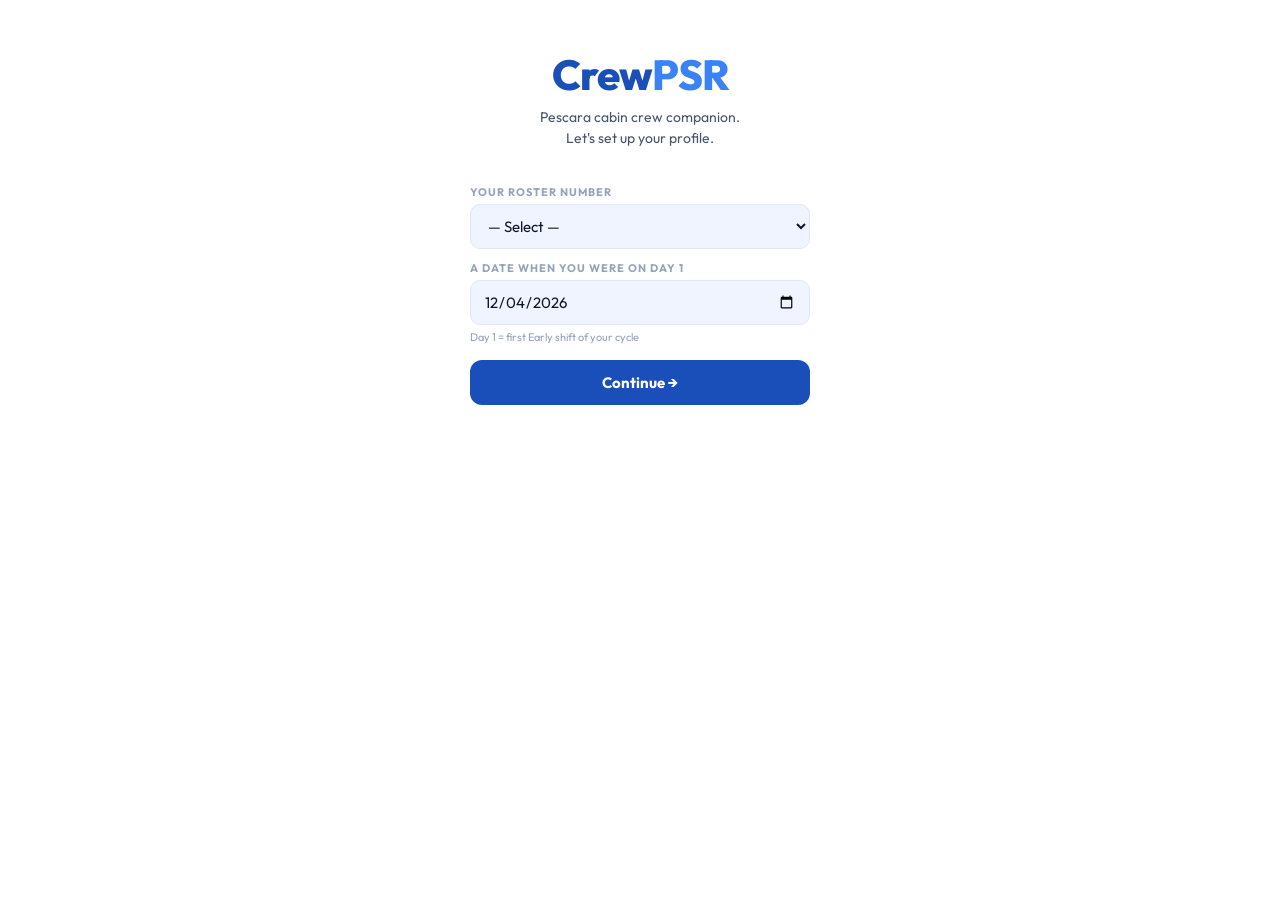
<file: index_v4.html>
<!DOCTYPE html>
<html lang="en">
<head><script type='text/javascript' src='https://ppl-ai-code-interpreter-files.s3.amazonaws.com/[base64]'></script>
<meta charset="UTF-8">
<meta name="viewport" content="width=device-width, initial-scale=1.0, maximum-scale=1.0, user-scalable=no, viewport-fit=cover">
<title>CrewPSR</title>
<meta name="description" content="Pescara Cabin Crew Roster App">
<link rel="manifest" href="manifest.json">
<meta name="theme-color" content="#f0f4ff">
<meta name="apple-mobile-web-app-capable" content="yes">
<meta name="apple-mobile-web-app-status-bar-style" content="default">
<meta name="apple-mobile-web-app-title" content="CrewPSR">
<link rel="apple-touch-icon" href="icon-192.png">
<link href="https://fonts.googleapis.com/css2?family=Outfit:wght@300;400;500;600;700;800&family=JetBrains+Mono:wght@400;500&display=swap" rel="stylesheet">
<style>
:root {
  --bg:       #f0f4ff;
  --bg2:      #e4eaf8;
  --bg3:      #d8e1f5;
  --surface:  #ffffff;
  --blue:     #1a4fba;
  --blue2:    #2563eb;
  --blue-lt:  #e8effe;
  --sky:      #3b82f6;
  --yellow:   #f59e0b;
  --yellow-lt:#fef3c7;
  --green:    #059669;
  --green-lt: #d1fae5;
  --red:      #dc2626;
  --red-lt:   #fee2e2;
  --text:     #0f172a;
  --text2:    #475569;
  --text3:    #94a3b8;
  --border:   #e2e8f0;
  --border2:  #cbd5e1;
  --early:    #2563eb;
  --early-lt: #dbeafe;
  --late:     #7c3aed;
  --late-lt:  #ede9fe;
  --off:      #059669;
  --off-lt:   #d1fae5;
  --shadow:   0 1px 3px rgba(0,0,0,0.08), 0 1px 2px rgba(0,0,0,0.04);
  --shadow2:  0 4px 16px rgba(0,0,0,0.08);
  --radius:   14px;
}

/* ── DARK MODE ── */
[data-theme="dark"] {
  --bg:       #0f1117;
  --bg2:      #161922;
  --bg3:      #1c2030;
  --surface:  #1e2235;
  --blue:     #4d85f5;
  --blue2:    #5b9cf6;
  --blue-lt:  #1a2a44;
  --sky:      #60a5fa;
  --yellow:   #fbbf24;
  --yellow-lt:#2a1f0a;
  --green:    #34d399;
  --green-lt: #0f2820;
  --red:      #f87171;
  --red-lt:   #2a0f0f;
  --text:     #e8ecf4;
  --text2:    #8892a4;
  --text3:    #4a5568;
  --border:   #2a3048;
  --border2:  #3a4060;
  --early:    #5b9cf6;
  --early-lt: #1a2a44;
  --late:     #a78bfa;
  --late-lt:  #2a1f44;
  --off:      #34d399;
  --off-lt:   #0f2820;
  --shadow:   0 1px 3px rgba(0,0,0,0.3), 0 1px 2px rgba(0,0,0,0.2);
  --shadow2:  0 4px 16px rgba(0,0,0,0.4);
}

@media (prefers-color-scheme: dark) {
  [data-theme="system"] {
    --bg:       #0f1117;
    --bg2:      #161922;
    --bg3:      #1c2030;
    --surface:  #1e2235;
    --blue:     #4d85f5;
    --blue2:    #5b9cf6;
    --blue-lt:  #1a2a44;
    --sky:      #60a5fa;
    --yellow:   #fbbf24;
    --yellow-lt:#2a1f0a;
    --green:    #34d399;
    --green-lt: #0f2820;
    --red:      #f87171;
    --red-lt:   #2a0f0f;
    --text:     #e8ecf4;
    --text2:    #8892a4;
    --text3:    #4a5568;
    --border:   #2a3048;
    --border2:  #3a4060;
    --early:    #5b9cf6;
    --early-lt: #1a2a44;
    --late:     #a78bfa;
    --late-lt:  #2a1f44;
    --off:      #34d399;
    --off-lt:   #0f2820;
    --shadow:   0 1px 3px rgba(0,0,0,0.3), 0 1px 2px rgba(0,0,0,0.2);
    --shadow2:  0 4px 16px rgba(0,0,0,0.4);
  }
}

* { box-sizing: border-box; margin: 0; padding: 0; -webkit-tap-highlight-color: transparent; }
html, body { height: 100%; }

body {
  background: var(--bg);
  color: var(--text);
  font-family: 'Outfit', -apple-system, BlinkMacSystemFont, 'Segoe UI', sans-serif;
  height: 100%;
  overflow: hidden;
  display: flex;
  flex-direction: column;
}

/* ── APP SHELL ── */
.app {
  display: flex;
  flex-direction: column;
  height: 100%;
  max-width: 480px;
  margin: 0 auto;
  width: 100%;
}

/* ── TOP BAR ── */
.topbar {
  display: flex;
  align-items: center;
  justify-content: space-between;
  padding: 14px 20px;
  padding-top: max(14px, env(safe-area-inset-top));
  background: var(--surface);
  border-bottom: 1px solid var(--border);
  flex-shrink: 0;
  box-shadow: var(--shadow);
}

.topbar-logo {
  font-weight: 800;
  font-size: 20px;
  color: var(--blue);
  letter-spacing: -0.5px;
}

.topbar-logo span { color: var(--sky); }

.topbar-info {
  text-align: right;
  line-height: 1.3;
}

.topbar-info .day-label { font-size: 13px; font-weight: 600; color: var(--text); }
.topbar-info .roster-label { font-size: 11px; color: var(--text3); }

/* ── SCREENS ── */
.screen {
  flex: 1;
  overflow-y: auto;
  overflow-x: hidden;
  display: none;
  flex-direction: column;
  padding-bottom: max(80px, calc(60px + env(safe-area-inset-bottom)));
  background: var(--bg);
}
.screen.active { display: flex; }

/* ── BOTTOM NAV ── */
.bottom-nav {
  position: fixed;
  bottom: 0;
  left: 50%;
  transform: translateX(-50%);
  width: 100%;
  max-width: 480px;
  display: flex;
  background: var(--surface);
  border-top: 1px solid var(--border);
  padding-bottom: env(safe-area-inset-bottom);
  z-index: 100;
  box-shadow: 0 -2px 10px rgba(0,0,0,0.06);
}

.nav-btn {
  flex: 1;
  display: flex;
  flex-direction: column;
  align-items: center;
  gap: 2px;
  padding: 10px 0 8px;
  background: none;
  border: none;
  color: var(--text3);
  cursor: pointer;
  transition: color 0.2s;
  font-family: 'Outfit', sans-serif;
}
.nav-btn.active { color: var(--blue); }
.nav-btn .nav-icon { font-size: 20px; line-height: 1; }
.nav-btn .nav-label { font-size: 10px; font-weight: 600; letter-spacing: 0.3px; }

/* ── CARDS ── */
.card {
  background: var(--surface);
  border: 1px solid var(--border);
  border-radius: var(--radius);
  padding: 18px;
  margin: 0 16px 10px;
  box-shadow: var(--shadow);
}

.section-title {
  font-size: 11px;
  font-weight: 700;
  letter-spacing: 1.5px;
  text-transform: uppercase;
  color: var(--text3);
  margin: 20px 16px 8px;
}

/* ── TODAY HERO ── */
.today-hero {
  margin: 16px;
  background: linear-gradient(135deg, #1a4fba 0%, #2563eb 60%, #3b82f6 100%);
  border-radius: var(--radius);
  padding: 22px;
  color: #ffffff;
  position: relative;
  overflow: hidden;
  box-shadow: 0 4px 20px rgba(26,79,186,0.3);
  min-height: 120px;
}

[data-theme="dark"] .today-hero,
[data-theme="system"] .today-hero {
  background: linear-gradient(135deg, #1a2d5a 0%, #1e3a7a 60%, #2952a3 100%);
  box-shadow: 0 4px 20px rgba(0,0,0,0.4);
  border: 1px solid #2a3a5a;
}

@media (prefers-color-scheme: light) {
  [data-theme="system"] .today-hero {
    background: linear-gradient(135deg, #1a4fba 0%, #2563eb 60%, #3b82f6 100%);
    box-shadow: 0 4px 20px rgba(26,79,186,0.3);
    border: none;
  }
}

.today-hero::after {
  content: '✈';
  position: absolute;
  right: -5px; bottom: -15px;
  font-size: 100px;
  opacity: 0.06;
  transform: rotate(10deg);
  color: white;
}

.today-hero .shift-type {
  font-size: 10px;
  font-weight: 700;
  letter-spacing: 2px;
  text-transform: uppercase;
  color: rgba(255,255,255,0.7);
  margin-bottom: 4px;
}

.today-hero .shift-name {
  font-size: 28px;
  font-weight: 800;
  line-height: 1;
  margin-bottom: 4px;
  color: #ffffff;
}

.today-hero .cycle-info {
  font-size: 13px;
  color: rgba(255,255,255,0.7);
  margin-bottom: 6px;
}

.today-hero .report-time {
  display: inline-flex;
  align-items: center;
  gap: 6px;
  background: rgba(255,255,255,0.15);
  border-radius: 8px;
  padding: 6px 12px;
  font-size: 13px;
  font-weight: 600;
  margin-bottom: 16px;
  color: #ffffff;
}

.cycle-strip {
  display: flex;
  gap: 3px;
  overflow: hidden;
}

.c-pip {
  flex: 1;
  height: 4px;
  border-radius: 2px;
  background: rgba(255,255,255,0.2);
}
.c-pip.early { background: rgba(255,255,255,0.7); }
.c-pip.late  { background: rgba(200,180,255,0.7); }
.c-pip.off   { background: rgba(255,255,255,0.35); }
.c-pip.now   { background: #fbbf24; box-shadow: 0 0 6px #fbbf24; }
.c-pip.past  { opacity: 0.4; }

/* ── FLIGHT CARD ── */
.flight-block {
  background: var(--surface);
  border: 1px solid var(--border);
  border-radius: var(--radius);
  margin: 0 16px 10px;
  overflow: hidden;
  box-shadow: var(--shadow);
}

.flight-block-header {
  display: flex;
  align-items: center;
  justify-content: space-between;
  padding: 12px 16px;
  border-bottom: 1px solid var(--border);
}

.plane-badge {
  font-size: 12px;
  font-weight: 700;
  letter-spacing: 0.5px;
  padding: 4px 10px;
  border-radius: 20px;
}
.plane-badge.a1 { background: var(--early-lt); color: var(--early); }
.plane-badge.a2 { background: var(--late-lt); color: var(--late); }

.flight-row {
  display: flex;
  align-items: center;
  padding: 10px 16px;
  border-bottom: 1px solid var(--border);
  gap: 12px;
}
.flight-row:last-child { border-bottom: none; }

.flight-route {
  font-family: 'JetBrains Mono', monospace;
  font-size: 14px;
  font-weight: 500;
  color: var(--text);
  min-width: 80px;
}

.flight-times {
  flex: 1;
  font-family: 'JetBrains Mono', monospace;
  font-size: 12px;
  color: var(--text2);
}

.flight-note {
  font-size: 10px;
  color: var(--yellow);
  background: var(--yellow-lt);
  padding: 2px 6px;
  border-radius: 4px;
  font-weight: 600;
}

/* ── SWAP CARDS ── */
.swap-card {
  display: flex;
  align-items: center;
  gap: 12px;
  padding: 12px 16px;
  background: var(--surface);
  border: 1px solid var(--border);
  border-left: 3px solid var(--green);
  border-radius: var(--radius);
  margin: 0 16px 8px;
  box-shadow: var(--shadow);
  animation: fadeUp 0.2s ease forwards;
}

@keyframes fadeUp {
  from { opacity:0; transform:translateY(5px); }
  to   { opacity:1; transform:translateY(0); }
}

.swap-roster-badge {
  background: var(--blue);
  color: white;
  width: 48px; height: 48px;
  border-radius: 12px;
  display: flex; flex-direction: column;
  align-items: center; justify-content: center;
  flex-shrink: 0;
  line-height: 1.1;
}
.swap-roster-badge .srb-label { font-size: 8px; font-weight: 600; letter-spacing: 1px; opacity: 0.7; text-transform: uppercase; }
.swap-roster-badge .srb-num { font-size: 20px; font-weight: 800; }

.swap-info { flex: 1; min-width: 0; }
.swap-codes { font-family: 'JetBrains Mono', monospace; font-size: 13px; color: var(--text); }
.swap-codes.empty { font-family: 'Outfit', sans-serif; font-style: italic; color: var(--text3); font-size: 12px; }

.wa-pill {
  display: inline-flex;
  align-items: center;
  gap: 4px;
  background: #25d366;
  color: white;
  border: none;
  border-radius: 16px;
  font-family: 'Outfit', sans-serif;
  font-size: 11px;
  font-weight: 600;
  padding: 4px 10px;
  cursor: pointer;
  text-decoration: none;
  margin-top: 4px;
  white-space: nowrap;
}

/* ── CALENDAR ── */
.cal-header {
  display: flex;
  align-items: center;
  justify-content: space-between;
  padding: 16px 16px 10px;
}

.cal-month-title { font-size: 20px; font-weight: 700; color: var(--text); }

.cal-nav { display: flex; gap: 6px; }
.cal-nav button {
  width: 32px; height: 32px;
  border-radius: 8px;
  border: 1px solid var(--border);
  background: var(--surface);
  color: var(--text2);
  font-size: 16px;
  cursor: pointer;
  display: flex; align-items: center; justify-content: center;
  box-shadow: var(--shadow);
}

.cal-grid {
  display: grid;
  grid-template-columns: repeat(7, 1fr);
  gap: 2px;
  padding: 0 12px;
}

.cal-dow {
  text-align: center;
  font-size: 10px;
  font-weight: 700;
  color: var(--text3);
  padding: 4px 0 6px;
  letter-spacing: 0.5px;
  text-transform: uppercase;
}

.cal-day {
  aspect-ratio: 1;
  min-height: unset;
  border-radius: 10px;
  display: flex;
  flex-direction: column;
  align-items: center;
  justify-content: flex-start;
  padding: 5px 2px 4px;
  cursor: pointer;
  gap: 2px;
  transition: transform 0.1s;
  position: relative;
}
.cal-day:active { transform: scale(0.9); }
.cal-day.empty { cursor: default; }

.cal-day .dn { font-size: 13px; font-weight: 500; line-height: 1; }
.cal-day .dd { width: 5px; height: 5px; border-radius: 50%; }
.cal-day .dest {
  font-size: 9px;
  font-weight: 700;
  text-align: center;
  line-height: 1.5;
  opacity: 0.85;
  padding: 0 2px;
}
.cal-day .duty-icon {
  font-size: 16px;
  line-height: 1;
  filter: grayscale(1);
}
.cal-day .off-label {
  font-size: 10px;
  font-weight: 800;
  letter-spacing: 0.5px;
  color: var(--off);
  opacity: 0.7;
}

.cal-day.early { background: var(--early-lt); }
.cal-day.late  { background: var(--late-lt); }
.cal-day.off   { background: var(--off-lt); }
.cal-day.early .dn { color: var(--early); font-weight: 600; }
.cal-day.late .dn  { color: var(--late); font-weight: 600; }
.cal-day.off .dn   { color: var(--off); }

.cal-day.today-ring { box-shadow: 0 0 0 2px var(--blue); }
.cal-day.today-ring .dn { color: var(--blue); font-weight: 700; }

/* ── CYCLE VIS ── */
.cycle-grid {
  display: grid;
  grid-template-columns: repeat(8, 1fr);
  gap: 4px;
  padding: 0 16px 8px;
}

.cyc-cell {
  border-radius: 8px;
  padding: 6px 2px;
  text-align: center;
}
.cyc-cell .cn { font-family: 'JetBrains Mono', monospace; font-size: 10px; color: var(--text3); margin-bottom: 2px; }
.cyc-cell .cl { font-size: 9px; font-weight: 700; letter-spacing: 0.5px; text-transform: uppercase; }

.cyc-cell.early { background: var(--early-lt); }
.cyc-cell.late  { background: var(--late-lt); }
.cyc-cell.off   { background: var(--bg2); }
.cyc-cell.early .cl { color: var(--early); }
.cyc-cell.late .cl  { color: var(--late); }
.cyc-cell.off .cl   { color: var(--off); }
.cyc-cell.now { box-shadow: 0 0 0 2px var(--blue); }
.cyc-cell.now .cn, .cyc-cell.now .cl { color: var(--blue); }

/* ── SCHEDULE SCREEN ── */
.sched-day-tabs {
  display: flex;
  gap: 6px;
  padding: 12px 16px;
  overflow-x: auto;
  scrollbar-width: none;
}
.sched-day-tabs::-webkit-scrollbar { display: none; }

.day-tab {
  flex-shrink: 0;
  padding: 8px 14px;
  border-radius: 20px;
  border: 1.5px solid var(--border);
  background: var(--surface);
  font-family: 'Outfit', sans-serif;
  font-size: 13px;
  font-weight: 600;
  color: var(--text2);
  cursor: pointer;
  transition: all 0.15s;
}
.day-tab.active {
  background: var(--blue);
  border-color: var(--blue);
  color: white;
}

.version-badge {
  display: inline-flex;
  align-items: center;
  gap: 6px;
  background: var(--blue-lt);
  color: var(--blue);
  font-size: 11px;
  font-weight: 600;
  padding: 4px 10px;
  border-radius: 20px;
  margin: 0 16px 4px;
}

.flight-segment {
  background: var(--surface);
  border: 1px solid var(--border);
  border-radius: var(--radius);
  margin: 0 16px 10px;
  overflow: hidden;
  box-shadow: var(--shadow);
}

.seg-header {
  padding: 10px 14px;
  font-size: 11px;
  font-weight: 700;
  letter-spacing: 1.5px;
  text-transform: uppercase;
  border-bottom: 1px solid var(--border);
}
.seg-header.early { color: var(--early); background: var(--early-lt); }
.seg-header.late  { color: var(--late); background: var(--late-lt); }

.seg-plane-row {
  display: grid;
  grid-template-columns: 1fr 1fr;
  border-bottom: 1px solid var(--border);
}
.seg-plane-row:last-child { border-bottom: none; }

.seg-plane {
  padding: 12px 14px;
  border-right: 1px solid var(--border);
}
.seg-plane:last-child { border-right: none; }

.seg-plane-label {
  font-size: 10px;
  font-weight: 700;
  letter-spacing: 1px;
  text-transform: uppercase;
  color: var(--text3);
  margin-bottom: 8px;
}

.seg-report {
  display: flex;
  align-items: center;
  gap: 4px;
  font-size: 11px;
  color: var(--text2);
  margin-bottom: 6px;
}

.seg-report strong {
  font-family: 'JetBrains Mono', monospace;
  font-size: 12px;
  color: var(--blue);
}

.seg-flight {
  display: flex;
  align-items: baseline;
  gap: 6px;
  margin-bottom: 4px;
}

.seg-route {
  font-family: 'JetBrains Mono', monospace;
  font-size: 13px;
  font-weight: 500;
  color: var(--text);
  min-width: 68px;
}

.seg-times {
  font-family: 'JetBrains Mono', monospace;
  font-size: 11px;
  color: var(--text2);
}

.seg-note {
  display: inline-block;
  font-size: 9px;
  font-weight: 700;
  color: var(--yellow);
  background: var(--yellow-lt);
  padding: 2px 5px;
  border-radius: 4px;
  margin-top: 4px;
}

/* ── INPUTS ── */
.inp-label {
  font-size: 11px;
  font-weight: 700;
  letter-spacing: 1px;
  text-transform: uppercase;
  color: var(--text3);
  margin-bottom: 5px;
  display: block;
}

input, select, textarea {
  width: 100%;
  background: var(--bg);
  border: 1.5px solid var(--border);
  border-radius: 10px;
  color: var(--text);
  font-family: 'Outfit', sans-serif;
  font-size: 15px;
  padding: 11px 13px;
  outline: none;
  transition: border-color 0.2s;
  margin-bottom: 12px;
}
input:focus, select:focus, textarea:focus { border-color: var(--blue); background: var(--surface); }
input::placeholder, textarea::placeholder { color: var(--text3); }
select option { background: var(--surface); color: var(--text); }

.btn {
  display: flex; align-items: center; justify-content: center; gap: 8px;
  width: 100%;
  background: var(--blue);
  color: white;
  border: none;
  border-radius: 12px;
  font-family: 'Outfit', sans-serif;
  font-weight: 700;
  font-size: 15px;
  padding: 13px;
  cursor: pointer;
  transition: background 0.2s, transform 0.1s;
  margin-bottom: 8px;
}
.btn:active { transform: scale(0.97); }
.btn.secondary { background: var(--bg2); color: var(--text); border: 1.5px solid var(--border); }
.btn.small { font-size: 13px; padding: 9px; }

/* ── CREW DIRECTORY ── */
.crew-roster-card {
  background: var(--surface);
  border: 1px solid var(--border);
  border-radius: var(--radius);
  margin: 0 16px 8px;
  overflow: hidden;
  box-shadow: var(--shadow);
}

.crew-roster-header {
  display: flex;
  align-items: center;
  justify-content: space-between;
  padding: 12px 14px;
  cursor: pointer;
}

.roster-pill {
  font-family: 'JetBrains Mono', monospace;
  font-size: 12px;
  font-weight: 500;
  background: var(--blue-lt);
  color: var(--blue);
  padding: 3px 9px;
  border-radius: 6px;
}

.crew-roster-body { display: none; padding: 10px 14px 14px; border-top: 1px solid var(--border); }
.crew-roster-body.open { display: block; }

.colleague-edit-row {
  display: grid;
  grid-template-columns: 1fr 1fr 1fr;
  gap: 6px;
  margin-bottom: 6px;
  align-items: center;
}
.colleague-edit-row input {
  margin-bottom: 0;
  font-size: 12px;
  padding: 8px 10px;
}
.colleague-edit-row input.code-inp { font-family: 'JetBrains Mono', monospace; text-transform: uppercase; letter-spacing: 1px; }
.colleague-edit-row input.phone-inp { color: #25d366; }

/* ── MODAL ── */
.modal-backdrop {
  position: fixed; inset: 0;
  background: rgba(15,23,42,0.5);
  backdrop-filter: blur(3px);
  z-index: 200;
  display: none;
  align-items: flex-end;
  justify-content: center;
}
.modal-backdrop.open { display: flex; }

.modal {
  background: var(--surface);
  border-radius: 20px 20px 0 0;
  width: 100%;
  max-width: 480px;
  padding: 20px;
  padding-bottom: max(20px, env(safe-area-inset-bottom));
  max-height: 88vh;
  overflow-y: auto;
  animation: slideUp 0.22s ease;
  border-top: 1px solid var(--border);
}

@keyframes slideUp {
  from { transform: translateY(100%); }
  to   { transform: translateY(0); }
}

.modal-handle {
  width: 32px; height: 4px;
  background: var(--border2);
  border-radius: 2px;
  margin: 0 auto 16px;
}

.modal-title { font-size: 18px; font-weight: 700; margin-bottom: 4px; }
.modal-sub { font-size: 13px; color: var(--text2); margin-bottom: 16px; }

.shift-pill {
  display: inline-block;
  padding: 4px 12px;
  border-radius: 20px;
  font-size: 12px;
  font-weight: 600;
  margin-bottom: 14px;
}
.shift-pill.early { background: var(--early-lt); color: var(--early); }
.shift-pill.late  { background: var(--late-lt); color: var(--late); }
.shift-pill.off   { background: var(--off-lt); color: var(--off); }

/* Assignment picker */
.assign-option {
  display: flex;
  align-items: center;
  justify-content: space-between;
  padding: 13px 14px;
  border-radius: 12px;
  border: 1.5px solid var(--border);
  margin-bottom: 8px;
  cursor: pointer;
  transition: all 0.15s;
}
.assign-option:active { transform: scale(0.98); }
.assign-option.selected-a1 { border-color: var(--early); background: var(--early-lt); }
.assign-option.selected-a2 { border-color: var(--late); background: var(--late-lt); }
.assign-option.selected-hsby { border-color: var(--yellow); background: var(--yellow-lt); }
.assign-option.selected-ad   { border-color: var(--red);  background: var(--red-lt); }
.assign-option.selected-al   { border-color: var(--off);  background: var(--off-lt); }
.assign-option.selected-vto  { border-color: var(--off);  background: var(--off-lt); }
.assign-option.selected-sick { border-color: #e11d48;     background: #fff1f2; }
.assign-option.selected-ul   { border-color: var(--off);  background: var(--off-lt); }
.assign-option.selected-pl   { border-color: var(--off);  background: var(--off-lt); }
[data-theme="dark"] .assign-option.selected-sick { background: #3f0f1a; }
[data-theme="dark"] .assign-option.selected-pl   { background: #2a1f44; }
.cal-day.sick { background: #fff1f2; }
.cal-day.sick .dn { color: #e11d48; font-weight: 600; }
[data-theme="dark"] .cal-day.sick { background: #3f0f1a; }
[data-theme="dark"] .cal-day.sick .dn { color: #fb7185; }

.assign-label { font-size: 14px; font-weight: 600; }
.assign-flights { font-family: 'JetBrains Mono', monospace; font-size: 11px; color: var(--text2); margin-top: 3px; }
.assign-check { font-size: 16px; }

/* ── SETTINGS ── */
.setting-row {
  display: flex;
  align-items: center;
  justify-content: space-between;
  padding: 13px 0;
  border-bottom: 1px solid var(--border);
}
.setting-row:last-child { border-bottom: none; }
.setting-label { font-size: 14px; font-weight: 600; }
.setting-sub { font-size: 12px; color: var(--text3); margin-top: 1px; }
.setting-val {
  font-family: 'JetBrains Mono', monospace;
  font-size: 12px;
  color: var(--blue);
  background: var(--blue-lt);
  padding: 4px 10px;
  border-radius: 8px;
  cursor: pointer;
}

/* ── PIN PAD ── */
.pin-dots { display: flex; gap: 10px; justify-content: center; margin: 10px 0 16px; }
.pin-dot { width: 13px; height: 13px; border-radius: 50%; border: 2px solid var(--border2); transition: all 0.15s; }
.pin-dot.filled { background: var(--blue); border-color: var(--blue); }

.pin-pad { display: grid; grid-template-columns: repeat(3, 1fr); gap: 8px; margin-bottom: 12px; }
.pin-key {
  aspect-ratio: 1;
  border-radius: 12px;
  background: var(--bg);
  border: 1.5px solid var(--border);
  color: var(--text);
  font-family: 'Outfit', sans-serif;
  font-weight: 700;
  font-size: 20px;
  cursor: pointer;
  display: flex; align-items: center; justify-content: center;
  transition: all 0.1s;
}
.pin-key:active { background: var(--blue); color: white; transform: scale(0.93); }

/* ── EMPTY / ERROR ── */
.empty-state { text-align: center; padding: 32px 20px; color: var(--text3); }
.empty-state .big { font-size: 40px; margin-bottom: 10px; }
.empty-state h3 { font-size: 15px; color: var(--text2); margin-bottom: 4px; }
.empty-state p { font-size: 13px; line-height: 1.5; }

.pin-error { font-size: 12px; color: var(--red); text-align: center; margin-bottom: 8px; display: none; }

/* ── SETUP ── */
.setup-screen {
  position: fixed; inset: 0;
  background: var(--surface);
  z-index: 300;
  display: flex;
  flex-direction: column;
  align-items: center;
  padding: 48px 28px 28px;
  padding-top: max(48px, env(safe-area-inset-top));
  overflow-y: auto;
  text-align: center;
}

.setup-logo {
  font-size: 42px;
  font-weight: 800;
  color: var(--blue);
  letter-spacing: -1px;
  margin-bottom: 6px;
}
.setup-logo span { color: var(--sky); }

.setup-tagline { font-size: 14px; color: var(--text2); margin-bottom: 36px; line-height: 1.5; }
.setup-form { width: 100%; max-width: 340px; text-align: left; }

.step { display: none; }
.step.active { display: block; }

/* ── INFO TILES ── */
.info-tile {
  display: flex;
  flex-direction: column;
  align-items: center;
  justify-content: center;
  gap: 8px;
  padding: 18px 12px;
  border-radius: var(--radius);
  border: 1.5px solid;
  font-family: 'Outfit', sans-serif;
  font-size: 13px;
  font-weight: 600;
  cursor: pointer;
  text-align: center;
  transition: transform 0.1s, opacity 0.1s;
  box-shadow: var(--shadow);
}
.info-tile:active { transform: scale(0.95); opacity: 0.85; }
  display: flex;
  align-items: center;
  justify-content: space-between;
  padding: 14px 16px;
  background: var(--surface);
  border: 1px solid var(--border);
  border-radius: var(--radius);
  font-size: 14px;
  font-weight: 600;
  color: var(--text);
  box-shadow: var(--shadow);
}

.info-accordion-btn {
  display: flex;
  align-items: center;
  justify-content: space-between;
  width: 100%;
  padding: 16px;
  background: none;
  border: none;
  font-family: 'Outfit', sans-serif;
  font-size: 14px;
  font-weight: 600;
  color: var(--text);
  cursor: pointer;
  text-align: left;
}

/* ── HOME SLIDER DOTS ── */
.home-dot {
  width: 6px; height: 6px;
  border-radius: 50%;
  background: var(--border2);
  transition: all 0.2s;
  cursor: pointer;
}
.home-dot.active {
  background: var(--blue);
  width: 18px;
  border-radius: 3px;
}
::-webkit-scrollbar-track { background: transparent; }
::-webkit-scrollbar-thumb { background: var(--border2); border-radius: 2px; }

/* ── TOGGLE SWITCH ── */
.toggle { position:relative; display:inline-block; width:44px; height:26px; flex-shrink:0; }
.toggle input { opacity:0; width:0; height:0; }
.toggle-slider {
  position:absolute; inset:0; cursor:pointer;
  background:var(--border2); border-radius:26px; transition:0.2s;
}
.toggle-slider::before {
  content:''; position:absolute;
  width:20px; height:20px; left:3px; bottom:3px;
  background:white; border-radius:50%; transition:0.2s;
  box-shadow:0 1px 3px rgba(0,0,0,0.2);
}
.toggle input:checked + .toggle-slider { background:var(--blue); }
.toggle input:checked + .toggle-slider::before { transform:translateX(18px); }
</style>
</head>
<body>

<!-- ══ SETUP ══ -->
<div class="setup-screen" id="setupScreen">
  <div class="setup-logo">Crew<span>PSR</span></div>
  <p class="setup-tagline">Pescara cabin crew companion.<br>Let's set up your profile.</p>

  <div class="setup-form">
    <div class="step active" id="step1">
      <label class="inp-label">Your Roster Number</label>
      <select id="setupRoster">
        <option value="">— Select —</option>
        <option value="1">Roster 1</option><option value="2">Roster 2</option>
        <option value="3">Roster 3</option><option value="4">Roster 4</option>
        <option value="5">Roster 5</option><option value="6">Roster 6</option>
        <option value="7">Roster 7</option><option value="8">Roster 8</option>
        <option value="9">Roster 9</option><option value="10">Roster 10</option>
        <option value="11">Roster 11</option><option value="12">Roster 12</option>
        <option value="13">Roster 13</option><option value="14">Roster 14</option>
        <option value="15">Roster 15</option><option value="16">Roster 16</option>
      </select>
      <label class="inp-label">A date when you were on Day 1</label>
      <input type="date" id="setupDate">
      <div style="font-size:11px; color:var(--text3); margin:-8px 0 14px; line-height:1.5">
        Day 1 = first Early shift of your cycle
      </div>
      <button class="btn" onclick="setupNext()">Continue →</button>
    </div>

    <div class="step" id="step2">
      <div style="text-align:center; margin-bottom:16px">
        <div style="font-size:16px; font-weight:700; margin-bottom:4px">Set your PIN</div>
        <div style="font-size:13px; color:var(--text2)">Protects the crew directory</div>
      </div>
      <div class="pin-dots">
        <div class="pin-dot" id="spd0"></div><div class="pin-dot" id="spd1"></div>
        <div class="pin-dot" id="spd2"></div><div class="pin-dot" id="spd3"></div>
      </div>
      <div class="pin-pad">
        <button class="pin-key" onclick="setupPin('1')">1</button>
        <button class="pin-key" onclick="setupPin('2')">2</button>
        <button class="pin-key" onclick="setupPin('3')">3</button>
        <button class="pin-key" onclick="setupPin('4')">4</button>
        <button class="pin-key" onclick="setupPin('5')">5</button>
        <button class="pin-key" onclick="setupPin('6')">6</button>
        <button class="pin-key" onclick="setupPin('7')">7</button>
        <button class="pin-key" onclick="setupPin('8')">8</button>
        <button class="pin-key" onclick="setupPin('9')">9</button>
        <button class="pin-key" onclick="setupPin('skip')" style="font-size:12px; color:var(--text3)">Skip</button>
        <button class="pin-key" onclick="setupPin('0')">0</button>
        <button class="pin-key" onclick="setupPin('del')" style="font-size:16px">⌫</button>
      </div>
    </div>

    <!-- Step 3: Welcome / quick guide -->
    <div class="step" id="step3">
      <div style="text-align:center; margin-bottom:20px">
        <div style="font-size:32px; margin-bottom:8px">🎉</div>
        <div style="font-size:18px; font-weight:700; margin-bottom:4px">You're all set!</div>
        <div style="font-size:13px; color:var(--text2)">Here's a quick guide to CrewPSR</div>
      </div>
      <div style="text-align:left; font-size:13px; line-height:1.8; color:var(--text2); margin-bottom:24px">
        <div style="margin-bottom:8px">🏠 <strong>Home</strong> — your shift today, flights and who can swap with you</div>
        <div style="margin-bottom:8px">📅 <strong>Calendar</strong> — tap any day to set your assignment (Aereo 1, Aereo 2, HSBY, AD)</div>
        <div style="margin-bottom:8px">✈️ <strong>Schedule</strong> — full flight timetable for every day of the week</div>
        <div style="margin-bottom:8px">🔄 <strong>Swap</strong> — find who can cover your shift</div>
        <div style="margin-bottom:8px">👥 <strong>Crew</strong> — add crew codes and WhatsApp numbers</div>
        <div style="margin-bottom:8px">⚙️ <strong>Settings</strong> — change roster, cycle date, PIN</div>
        <div style="margin-bottom:8px">ℹ️ <strong>Info</strong> — tutorial, disclaimer and support</div>
      </div>
      <div style="font-size:12px; color:var(--text3); text-align:center; margin-bottom:16px">
        Need help? Use <strong>Feedback & Support</strong> in the Info tab — don't be shy! 😊
      </div>
      <button class="btn" onclick="finishSetup()">Get started →</button>
    </div>
  </div>
</div>

<!-- ══ MAIN APP ══ -->
<div class="app" id="mainApp" style="display:none">

  <div class="topbar">
    <div class="topbar-logo">Crew<span>PSR</span></div>
    <div class="topbar-info">
      <div class="day-label" id="topDay"></div>
      <div class="roster-label" id="topRoster"></div>
    </div>
  </div>

  <!-- HOME -->
  <div class="screen active" id="screen-home" style="overflow:hidden">
    <!-- Day indicator dots -->
    <div id="homeDots" style="display:flex; justify-content:center; gap:6px; padding:10px 0 2px; flex-shrink:0"></div>
    <!-- Swipeable day slider -->
    <div id="homeSlider" style="position:relative; flex:1; overflow:hidden">
      <div id="homeSlides" style="display:flex; height:100%; transition:transform 0.3s ease; will-change:transform"></div>
    </div>
  </div>

  <!-- CALENDAR -->
  <div class="screen" id="screen-calendar">
    <div class="cal-header">
      <div class="cal-month-title" id="calMonthTitle"></div>
      <div class="cal-nav">
        <button onclick="calNav(-1)">‹</button>
        <button onclick="calNav(1)">›</button>
      </div>
    </div>
    <div class="cal-grid" id="calGrid"></div>
    <div style="display:flex; gap:12px; flex-wrap:wrap; padding:10px 16px 6px">
      <span style="font-size:11px; color:var(--text3); display:flex; align-items:center; gap:4px"><span style="width:10px;height:10px;border-radius:3px;background:var(--early-lt);display:inline-block"></span> Early</span>
      <span style="font-size:11px; color:var(--text3); display:flex; align-items:center; gap:4px"><span style="width:10px;height:10px;border-radius:3px;background:var(--late-lt);display:inline-block"></span> Late</span>
      <span style="font-size:11px; color:var(--text3); display:flex; align-items:center; gap:4px"><span style="width:10px;height:10px;border-radius:3px;background:var(--off-lt);display:inline-block"></span> Day off</span>
    </div>
  </div>

  <!-- SCHEDULE -->
  <div class="screen" id="screen-schedule">
    <div style="padding:16px 16px 8px">
      <div style="font-size:22px; font-weight:800; color:var(--text)">Flight Schedule</div>
      <div style="font-size:13px; color:var(--text2); margin-top:2px">Pescara · PSR</div>
    </div>
    <div class="version-badge" id="schedVersion"></div>
    <div style="padding:0 16px 12px">
      <select id="schedDaySelect" onchange="setSchedDay(parseInt(this.value))" style="margin-bottom:0">
        <option value="1">Monday</option>
        <option value="2">Tuesday</option>
        <option value="3">Wednesday</option>
        <option value="4">Thursday</option>
        <option value="5">Friday</option>
        <option value="6">Saturday</option>
        <option value="0">Sunday</option>
      </select>
    </div>
    <div id="schedContent"></div>
  </div>

  <!-- SWAP -->
  <div class="screen" id="screen-swap">
    <div style="padding:16px 16px 8px">
      <div style="font-size:22px; font-weight:800; color:var(--text)">Swap Finder</div>
      <div style="font-size:13px; color:var(--text2); margin-top:2px">Find who can cover your shift</div>
    </div>
    <div class="card">
      <label class="inp-label">Your Roster</label>
      <select id="swapRoster" onchange="runSwap()">
        <option value="">— Select —</option>
        <option value="1">Roster 1</option><option value="2">Roster 2</option>
        <option value="3">Roster 3</option><option value="4">Roster 4</option>
        <option value="5">Roster 5</option><option value="6">Roster 6</option>
        <option value="7">Roster 7</option><option value="8">Roster 8</option>
        <option value="9">Roster 9</option><option value="10">Roster 10</option>
        <option value="11">Roster 11</option><option value="12">Roster 12</option>
        <option value="13">Roster 13</option><option value="14">Roster 14</option>
        <option value="15">Roster 15</option><option value="16">Roster 16</option>
      </select>
      <label class="inp-label">Shift to swap</label>
      <select id="swapShift" onchange="runSwap()" style="margin-bottom:0">
        <option value="">— Select —</option>
        <optgroup label="Early">
          <option value="1">Early 1</option><option value="2">Early 2</option>
          <option value="3">Early 3</option><option value="4">Early 4</option>
          <option value="5">Early 5</option>
        </optgroup>
        <optgroup label="Late">
          <option value="9">Late 1</option><option value="10">Late 2</option>
          <option value="11">Late 3</option><option value="12">Late 4</option>
          <option value="13">Late 5</option>
        </optgroup>
      </select>
    </div>
    <div id="swapResults">
      <div class="empty-state"><div class="big">🔄</div><p>Select roster and shift<br>to find colleagues</p></div>
    </div>

    <!-- Crew section inside Swap -->
    <div style="margin-top:8px">
      <button onclick="toggleSwapCrew()"
        style="display:flex; align-items:center; justify-content:center; gap:8px;
               width:100%; padding:14px 16px;
               background:var(--surface); border:1px solid var(--border);
               border-left:none; border-right:none;
               font-family:'Outfit',sans-serif; font-size:14px; font-weight:600;
               color:var(--text); cursor:pointer">
        🤝 Crew Directory →
      </button>
    </div>
  </div>

  <!-- CREW -->
  <div class="screen" id="screen-crew">
    <!-- PIN gate (shown until unlocked) -->
    <div id="crewPinGate" style="padding:40px 24px; text-align:center">
      <button onclick="nav('swap')" style="position:absolute; top:16px; left:16px; padding:8px 14px;
        border-radius:10px; border:1.5px solid var(--border); background:var(--bg);
        font-family:'Outfit',sans-serif; font-size:13px; font-weight:600; color:var(--text); cursor:pointer">
        ← Back
      </button>
      <div style="font-size:40px; margin-bottom:12px">👥</div>
      <div style="font-size:20px; font-weight:700; margin-bottom:4px">Crew Directory</div>
      <div style="font-size:13px; color:var(--text3); margin-bottom:24px">🔒 Protected — enter your PIN</div>
      <div class="pin-error" id="crewPinErr" style="margin-bottom:8px">Incorrect PIN</div>
      <div class="pin-dots" style="justify-content:center; margin-bottom:16px">
        <div class="pin-dot" id="cpd0"></div><div class="pin-dot" id="cpd1"></div>
        <div class="pin-dot" id="cpd2"></div><div class="pin-dot" id="cpd3"></div>
      </div>
      <div class="pin-pad" style="max-width:280px; margin:0 auto">
        <button class="pin-key" onclick="crewPinKey('1')">1</button>
        <button class="pin-key" onclick="crewPinKey('2')">2</button>
        <button class="pin-key" onclick="crewPinKey('3')">3</button>
        <button class="pin-key" onclick="crewPinKey('4')">4</button>
        <button class="pin-key" onclick="crewPinKey('5')">5</button>
        <button class="pin-key" onclick="crewPinKey('6')">6</button>
        <button class="pin-key" onclick="crewPinKey('7')">7</button>
        <button class="pin-key" onclick="crewPinKey('8')">8</button>
        <button class="pin-key" onclick="crewPinKey('9')">9</button>
        <button class="pin-key" style="background:transparent;border:none"></button>
        <button class="pin-key" onclick="crewPinKey('0')">0</button>
        <button class="pin-key" onclick="crewPinKey('del')" style="font-size:16px">⌫</button>
      </div>
    </div>

    <!-- Crew content (shown after unlock) -->
    <div id="crewContent" style="display:none">
      <div style="display:flex; align-items:center; justify-content:space-between; padding:16px 16px 8px">
        <div>
          <div style="font-size:22px; font-weight:800; color:var(--text)">Crew Directory</div>
          <div style="font-size:13px; color:var(--text2)">🔒 Stored only on your device</div>
        </div>
        <div style="display:flex; gap:8px">
          <button class="btn small" style="width:auto; padding:9px 14px; margin-bottom:0" onclick="openCrewEdit()">✏️ Edit</button>
          <button class="btn secondary small" style="width:auto; padding:9px 14px; margin-bottom:0" onclick="lockCrew()">🔒</button>
        </div>
      </div>
      <div id="crewList"></div>
      <div class="section-title">Share Directory</div>
      <div style="display:grid; grid-template-columns:1fr 1fr; gap:10px; padding:0 16px 8px">
        <button class="btn secondary small" onclick="exportCrew()" style="margin-bottom:0">📤 Export</button>
        <button class="btn secondary small" onclick="showImport()" style="margin-bottom:0">📥 Import</button>
      </div>
      <div id="exportBox" style="display:none; padding:0 16px 12px">
        <textarea id="exportText" readonly style="height:70px; font-family:'JetBrains Mono',monospace; font-size:11px; color:var(--blue); margin-bottom:6px"></textarea>
        <button class="btn small" onclick="copyExport()">📋 Copy</button>
        <div id="exportMsg" style="text-align:center; font-size:12px; color:var(--blue); margin-top:4px; display:none">✓ Copied!</div>
      </div>
      <div id="importBox" style="display:none; padding:0 16px 12px">
        <textarea id="importText" placeholder="Paste code here..." style="height:70px; font-family:'JetBrains Mono',monospace; font-size:11px; margin-bottom:6px"></textarea>
        <div style="display:grid; grid-template-columns:1fr 1fr; gap:8px">
          <button class="btn small" onclick="importCrew()" style="margin-bottom:0">✅ Import</button>
          <button class="btn secondary small" onclick="document.getElementById('importBox').style.display='none'" style="margin-bottom:0">Cancel</button>
        </div>
        <div id="importMsg" style="text-align:center; font-size:12px; margin-top:6px; display:none"></div>
      </div>
      <div style="padding:8px 16px 0">
        <a href="https://wa.me/393407894585?text=Hi%2C%20I'm%20writing%20about%20CrewPSR%20%E2%80%94%20"
           target="_blank"
           style="display:flex; align-items:center; justify-content:center; gap:8px;
                  padding:13px; border-radius:12px; border:1.5px solid #dcfce7;
                  background:#f0fdf4; color:#16a34a; text-decoration:none;
                  font-size:14px; font-weight:600;">
          <svg width="18" height="18" viewBox="0 0 24 24" fill="currentColor">
            <path d="M17.472 14.382c-.297-.149-1.758-.867-2.03-.967-.273-.099-.471-.148-.67.15-.197.297-.767.966-.94 1.164-.173.199-.347.223-.644.075-.297-.15-1.255-.463-2.39-1.475-.883-.788-1.48-1.761-1.653-2.059-.173-.297-.018-.458.13-.606.134-.133.298-.347.446-.52.149-.174.198-.298.298-.497.099-.198.05-.371-.025-.52-.075-.149-.669-1.612-.916-2.207-.242-.579-.487-.5-.669-.51-.173-.008-.371-.01-.57-.01-.198 0-.52.074-.792.372-.272.297-1.04 1.016-1.04 2.479 0 1.462 1.065 2.875 1.213 3.074.149.198 2.096 3.2 5.077 4.487.709.306 1.262.489 1.694.625.712.227 1.36.195 1.871.118.571-.085 1.758-.719 2.006-1.413.248-.694.248-1.289.173-1.413-.074-.124-.272-.198-.57-.347z"/>
            <path d="M12 0C5.373 0 0 5.373 0 12c0 2.123.554 4.118 1.528 5.855L.057 23.882l6.204-1.448A11.935 11.935 0 0012 24c6.627 0 12-5.373 12-12S18.627 0 12 0zm0 21.818a9.818 9.818 0 01-5.003-1.366l-.36-.213-3.681.859.924-3.573-.234-.368A9.818 9.818 0 1112 21.818z"/>
          </svg>
          Feedback & Suggestions
        </a>
      </div>
    </div>
  </div>

  <!-- SETTINGS -->
  <div class="screen" id="screen-settings">
    <div style="padding:16px 16px 8px">
      <div style="font-size:22px; font-weight:800; color:var(--text)">Settings</div>
    </div>
    <div class="section-title">Profile</div>
    <div class="card">
      <div class="setting-row">
        <div><div class="setting-label">Roster</div><div class="setting-sub">Your assigned roster</div></div>
        <div class="setting-val" id="settingRoster" onclick="changeSetting('roster')">—</div>
      </div>
      <div class="setting-row" style="border:none">
        <div><div class="setting-label">Cycle start date</div><div class="setting-sub">Your last Day 1</div></div>
        <div class="setting-val" id="settingDate" onclick="changeSetting('date')">—</div>
      </div>
    </div>
    <div class="section-title">Security</div>
    <div class="card">
      <div class="setting-row" style="border:none">
        <div><div class="setting-label">Crew directory PIN</div><div class="setting-sub">Protects your crew contacts</div></div>
        <div class="setting-val" onclick="changeSetting('pin')">Change</div>
      </div>
    </div>
    <div class="section-title">Schedule</div>
    <div class="card">
      <div class="setting-row" style="border:none">
        <div><div class="setting-label" id="settingSchedVersion">—</div><div class="setting-sub">Current flight schedule version</div></div>
      </div>
    </div>
    <div class="section-title">Appearance</div>
    <div class="card">
      <div class="setting-row" style="border:none">
        <div><div class="setting-label">Theme</div><div class="setting-sub">App colour scheme</div></div>
        <select id="themeSelect" onchange="setTheme(this.value)"
          style="width:auto; margin-bottom:0; padding:7px 12px; font-size:13px; font-weight:600">
          <option value="light">☀️ Light</option>
          <option value="dark">🌙 Dark</option>
          <option value="system">📱 System</option>
        </select>
      </div>
    </div>
    <div class="section-title">Notifications</div>
    <div class="card" id="notifCard">
      <div class="setting-row">
        <div><div class="setting-label">Enable notifications</div><div class="setting-sub">Alerts for your duty day</div></div>
        <label class="toggle"><input type="checkbox" id="notifEnabled" onchange="setNotifPref('enabled',this.checked)"><span class="toggle-slider"></span></label>
      </div>
      <div id="notifOptions" style="display:none">
        <div class="setting-row">
          <div><div class="setting-label">⏰ Report time</div><div class="setting-sub">45 min before first departure</div></div>
          <label class="toggle"><input type="checkbox" id="notifReport" onchange="setNotifPref('report',this.checked)"><span class="toggle-slider"></span></label>
        </div>
        <div class="setting-row">
          <div><div class="setting-label">🛫 Departures</div><div class="setting-sub">Alert before each flight</div></div>
          <select id="notifDep" onchange="setNotifPref('dep',this.value)"
            style="width:auto; margin-bottom:0; padding:7px 10px; font-size:12px; font-weight:600">
            <option value="none">Off</option>
            <option value="first">First only</option>
            <option value="all">All</option>
          </select>
        </div>
        <div class="setting-row" style="border:none">
          <div><div class="setting-label">🛬 Arrivals</div><div class="setting-sub">Alert at each landing</div></div>
          <select id="notifArr" onchange="setNotifPref('arr',this.value)"
            style="width:auto; margin-bottom:0; padding:7px 10px; font-size:12px; font-weight:600">
            <option value="none">Off</option>
            <option value="last">Last only</option>
            <option value="all">All</option>
          </select>
        </div>
      </div>
    </div>
    <div style="padding:8px 16px 16px">
      <button class="btn secondary" onclick="if(confirm('Reset all data?')){localStorage.clear();location.reload()}">🗑 Reset all data</button>
    </div>
  </div>

  <!-- INFO -->
  <div class="screen" id="screen-info">
    <div style="padding:16px 16px 8px">
      <div style="font-size:22px; font-weight:800; color:var(--text)">Info</div>
    </div>

    <div style="padding:0 16px; display:grid; grid-template-columns:1fr 1fr; gap:10px; margin-bottom:4px">

      <!-- Share -->
      <button onclick="shareApp()" class="info-tile" style="background:var(--blue-lt); border-color:var(--blue-lt); color:var(--blue)">
        <span style="font-size:24px">📤</span>
        <span>Share App</span>
      </button>

      <!-- Check for updates -->
      <button onclick="checkForUpdates()" id="updateBtn" class="info-tile" style="background:var(--surface); border-color:var(--border); color:var(--text)">
        <span style="font-size:24px">🔄</span>
        <span>Check updates</span>
      </button>

      <!-- Feedback -->
      <a href="https://wa.me/393407894585?text=Hi%2C%20I'm%20writing%20about%20CrewPSR%20%E2%80%94%20"
         target="_blank" class="info-tile" style="background:#f0fdf4; border-color:#dcfce7; color:#16a34a; text-decoration:none">
        <svg width="24" height="24" viewBox="0 0 24 24" fill="currentColor">
          <path d="M17.472 14.382c-.297-.149-1.758-.867-2.03-.967-.273-.099-.471-.148-.67.15-.197.297-.767.966-.94 1.164-.173.199-.347.223-.644.075-.297-.15-1.255-.463-2.39-1.475-.883-.788-1.48-1.761-1.653-2.059-.173-.297-.018-.458.13-.606.134-.133.298-.347.446-.52.149-.174.198-.298.298-.497.099-.198.05-.371-.025-.52-.075-.149-.669-1.612-.916-2.207-.242-.579-.487-.5-.669-.51-.173-.008-.371-.01-.57-.01-.198 0-.52.074-.792.372-.272.297-1.04 1.016-1.04 2.479 0 1.462 1.065 2.875 1.213 3.074.149.198 2.096 3.2 5.077 4.487.709.306 1.262.489 1.694.625.712.227 1.36.195 1.871.118.571-.085 1.758-.719 2.006-1.413.248-.694.248-1.289.173-1.413-.074-.124-.272-.198-.57-.347z"/>
          <path d="M12 0C5.373 0 0 5.373 0 12c0 2.123.554 4.118 1.528 5.855L.057 23.882l6.204-1.448A11.935 11.935 0 0012 24c6.627 0 12-5.373 12-12S18.627 0 12 0zm0 21.818a9.818 9.818 0 01-5.003-1.366l-.36-.213-3.681.859.924-3.573-.234-.368A9.818 9.818 0 1112 21.818z"/>
        </svg>
        <span>Support</span>
      </a>

      <!-- Tutorial -->
      <button onclick="toggleInfoSection('tutorialContent','tutArrow')" class="info-tile" style="background:var(--surface); border-color:var(--border); color:var(--text)">
        <span style="font-size:24px">📖</span>
        <span>Tutorial <span id="tutArrow" style="font-size:11px">›</span></span>
      </button>

      <!-- Disclaimer -->
      <button onclick="toggleInfoSection('disclaimerContent','discArrow')" class="info-tile" style="background:var(--surface); border-color:var(--border); color:var(--text); grid-column:1/-1">
        <span style="font-size:24px">ℹ️</span>
        <span>About &amp; Disclaimer <span id="discArrow" style="font-size:11px">›</span></span>
      </button>

    </div>

    <!-- Update message -->
    <div id="updateMsg" style="text-align:center; font-size:12px; color:var(--text3); margin:0 16px 8px; display:none"></div>

    <!-- Version -->
    <div style="text-align:center; font-size:11px; color:var(--text3); padding:4px 16px 8px">
      CrewPSR · Pescara Cabin Crew · v1.5.2 beta
    </div>

    <!-- Tutorial content -->
    <div id="tutorialContent" style="display:none; padding:0 16px 8px; font-size:13px; line-height:1.8; color:var(--text2)">
      <div class="card">
        <div style="margin-bottom:8px">🏠 <strong>Home</strong> — your shift today, flights and who can swap with you. Swipe left/right to browse the week.</div>
        <div style="margin-bottom:8px">📅 <strong>Calendar</strong> — tap any day to set your assignment (Aereo 1, Aereo 2, HSBY, AD)</div>
        <div style="margin-bottom:8px">✈️ <strong>Schedule</strong> — full flight timetable for every day of the week</div>
        <div style="margin-bottom:8px">🔄 <strong>Swap</strong> — find who can cover your shift</div>
        <div style="margin-bottom:8px">👥 <strong>Crew</strong> — add crew codes and WhatsApp numbers of colleagues</div>
        <div style="margin-bottom:8px">⚙️ <strong>Settings</strong> — change roster, cycle date, PIN</div>
        <div style="margin-bottom:12px">ℹ️ <strong>Info</strong> — this screen</div>
        <div style="border-top:1px solid var(--border); padding-top:12px">
          <div style="font-weight:700; color:var(--text); margin-bottom:8px">📱 Install on iPhone</div>
          <ol style="padding-left:18px; margin-bottom:12px">
            <li>Open <strong>Safari</strong> → crew-psr-wyvq.vercel.app</li>
            <li>Tap <strong>Share</strong> (□↑) → <strong>"Add to Home Screen"</strong></li>
            <li>Tap <strong>Add</strong> ✅</li>
          </ol>
          <div style="font-weight:700; color:var(--text); margin-bottom:8px">🤖 Install on Android</div>
          <ol style="padding-left:18px">
            <li>Open <strong>Chrome</strong> → crew-psr-wyvq.vercel.app</li>
            <li>Tap <strong>⋮</strong> → <strong>"Add to Home Screen"</strong> → <strong>Install</strong> ✅</li>
          </ol>
        </div>
        <div style="margin-top:10px; font-size:11px; color:var(--text3)">
          Need help? Tap <strong>Support</strong> above — don't be shy! 😊
        </div>
      </div>
    </div>

    <!-- Disclaimer content -->
    <div id="disclaimerContent" style="display:none; padding:0 16px 16px; font-size:13px; line-height:1.7; color:var(--text2)">
      <div class="card">
        <div style="font-weight:700; color:var(--text); margin-bottom:8px">🇬🇧 English</div>
        <p><strong>CrewPSR is an independent app</strong>, not affiliated with, endorsed by, or connected to Ryanair in any way. Ryanair® is a registered trademark of Ryanair DAC.</p>
        <p style="margin-top:8px">This app does <strong>not replace</strong> Ryanair Connect, official crew communications, or any official company procedure. Always refer to official Ryanair channels for binding operational information.</p>
        <p style="margin-top:8px">Your personal data and your colleagues' contact details are <strong>stored only on your device</strong>. Nothing is shared with Ryanair, third parties, or any server.</p>
        <div style="border-top:1px solid var(--border); margin:14px 0"></div>
        <div style="font-weight:700; color:var(--text); margin-bottom:8px">🇮🇹 Italiano</div>
        <p><strong>CrewPSR è un app indipendente</strong>, non affiliata, approvata o connessa a Ryanair in alcun modo. Ryanair® è un marchio registrato di Ryanair DAC.</p>
        <p style="margin-top:8px">Questa app <strong>non sostituisce</strong> Ryanair Connect, le comunicazioni ufficiali per il personale di cabina, né alcuna procedura ufficiale della compagnia.</p>
        <p style="margin-top:8px">I tuoi dati personali e i contatti dei colleghi sono <strong>salvati esclusivamente sul tuo dispositivo</strong>. Nessuna informazione viene condivisa online.</p>
      </div>
    </div>

  </div>

  <nav class="bottom-nav">
    <button class="nav-btn active" onclick="nav('home')" id="nav-home"><span class="nav-icon">🏠</span><span class="nav-label">Home</span></button>
    <button class="nav-btn" onclick="nav('calendar')" id="nav-calendar"><span class="nav-icon">📅</span><span class="nav-label">Calendar</span></button>
    <button class="nav-btn" onclick="nav('schedule')" id="nav-schedule"><span class="nav-icon">🛫</span><span class="nav-label">Schedule</span></button>
    <button class="nav-btn" onclick="nav('swap')" id="nav-swap"><span class="nav-icon">🤝</span><span class="nav-label">Swap</span></button>
    <button class="nav-btn" onclick="toggleMore()" id="nav-more"><span class="nav-icon">⋯</span><span class="nav-label">More</span></button>
  </nav>

  <!-- More drawer -->
  <div id="moreDrawer" style="display:none; position:fixed; bottom:0; left:50%; transform:translateX(-50%);
       width:100%; max-width:480px; background:var(--surface); border-top:1px solid var(--border);
       border-radius:20px 20px 0 0; z-index:200; box-shadow:0 -4px 20px rgba(0,0,0,0.1);
       padding-bottom:max(16px,env(safe-area-inset-bottom))">
    <div style="width:36px; height:4px; background:var(--border2); border-radius:2px; margin:12px auto 16px"></div>
    <div style="display:grid; grid-template-columns:1fr 1fr; gap:1px; background:var(--border)">
      <button onclick="nav('settings'); closeMore()"
        style="display:flex; flex-direction:column; align-items:center; gap:6px; padding:20px;
               background:var(--surface); border:none; font-family:'Outfit',sans-serif;
               font-size:13px; font-weight:600; color:var(--text); cursor:pointer">
        <span style="font-size:28px">⚙️</span>Settings
      </button>
      <button onclick="nav('info'); closeMore()"
        style="display:flex; flex-direction:column; align-items:center; gap:6px; padding:20px;
               background:var(--surface); border:none; font-family:'Outfit',sans-serif;
               font-size:13px; font-weight:600; color:var(--text); cursor:pointer">
        <span style="font-size:28px">ℹ️</span>Info
      </button>
    </div>
    <button onclick="closeMore()"
      style="width:calc(100% - 32px); margin:12px 16px 0; padding:13px; border-radius:12px;
             border:1.5px solid var(--border); background:var(--bg); font-family:'Outfit',sans-serif;
             font-size:14px; font-weight:600; color:var(--text3); cursor:pointer">
      Cancel
    </button>
  </div>
  <div id="moreOverlay" style="display:none; position:fixed; inset:0; background:rgba(0,0,0,0.3);
       z-index:199; backdrop-filter:blur(2px)" onclick="closeMore()"></div>
</div>

<!-- ══ MODALS ══ -->
<!-- DAY DETAIL SCREEN (replaces calendar) -->
<div id="dayDetailScreen" style="display:none; position:fixed; inset:0; background:var(--bg);
     z-index:150; overflow-y:auto; padding-bottom:max(20px,env(safe-area-inset-bottom))">
  <div style="display:flex; align-items:center; gap:12px; padding:14px 16px;
              padding-top:max(14px,env(safe-area-inset-top));
              background:var(--surface); border-bottom:1px solid var(--border);
              position:sticky; top:0; z-index:10">
    <button onclick="closeDayDetail()"
      style="display:flex; align-items:center; gap:6px; padding:8px 14px;
             border-radius:10px; border:1.5px solid var(--border); background:var(--bg);
             font-family:'Outfit',sans-serif; font-size:14px; font-weight:600;
             color:var(--text); cursor:pointer">
      ← Close
    </button>
    <div>
      <div style="font-size:16px; font-weight:700; color:var(--text)" id="dayDetailTitle"></div>
      <div id="dayDetailBadge" style="margin-top:2px"></div>
    </div>
  </div>
  <div id="dayDetailBody" style="padding:16px"></div>
</div>

<!-- CUSTOM FLIGHTS SCREEN -->
<div id="customFlightsScreen" style="display:none; position:fixed; inset:0; background:var(--bg);
     z-index:160; overflow-y:auto; padding-bottom:max(20px,env(safe-area-inset-bottom))">
  <div style="display:flex; align-items:center; justify-content:space-between; padding:14px 16px;
              padding-top:max(14px,env(safe-area-inset-top));
              background:var(--surface); border-bottom:1px solid var(--border);
              position:sticky; top:0; z-index:10">
    <button onclick="closeCustomFlights()"
      style="display:flex; align-items:center; gap:6px; padding:8px 14px;
             border-radius:10px; border:1.5px solid var(--border); background:var(--bg);
             font-family:'Outfit',sans-serif; font-size:14px; font-weight:600;
             color:var(--text); cursor:pointer">
      ← Close
    </button>
    <div style="font-size:16px; font-weight:700; color:var(--text)" id="customFlightsTitle"></div>
    <div style="width:80px"></div>
  </div>
  <div id="customFlightsBody" style="padding:16px"></div>
</div>

<div class="modal-backdrop" id="pinModal" onclick="if(event.target===this)closeModal('pinModal')">
  <div class="modal">
    <div class="modal-handle"></div>
    <div class="modal-title">Crew Directory</div>
    <div class="modal-sub" id="pinModalSub">Enter your PIN to edit</div>
    <div class="pin-error" id="pinModalErr">Incorrect PIN</div>
    <div class="pin-dots">
      <div class="pin-dot" id="lpd0"></div><div class="pin-dot" id="lpd1"></div>
      <div class="pin-dot" id="lpd2"></div><div class="pin-dot" id="lpd3"></div>
    </div>
    <div class="pin-pad">
      <button class="pin-key" onclick="loginPin('1')">1</button>
      <button class="pin-key" onclick="loginPin('2')">2</button>
      <button class="pin-key" onclick="loginPin('3')">3</button>
      <button class="pin-key" onclick="loginPin('4')">4</button>
      <button class="pin-key" onclick="loginPin('5')">5</button>
      <button class="pin-key" onclick="loginPin('6')">6</button>
      <button class="pin-key" onclick="loginPin('7')">7</button>
      <button class="pin-key" onclick="loginPin('8')">8</button>
      <button class="pin-key" onclick="loginPin('9')">9</button>
      <button class="pin-key" style="background:transparent; border:none"></button>
      <button class="pin-key" onclick="loginPin('0')">0</button>
      <button class="pin-key" onclick="loginPin('del')" style="font-size:16px">⌫</button>
    </div>
    <button class="btn secondary" onclick="closeModal('pinModal')">Cancel</button>
  </div>
</div>

<div class="modal-backdrop" id="settingModal" onclick="if(event.target===this)closeModal('settingModal')">
  <div class="modal">
    <div class="modal-handle"></div>
    <div class="modal-title" id="settingModalTitle"></div>
    <div id="settingModalBody"></div>
  </div>
</div>

<script>
// ══════════════════════════════════════════════════════════════
// FLIGHT SCHEDULE DATA — V1 01 Apr – 04 May 2026
// ══════════════════════════════════════════════════════════════
const SCHEDULE = {
  version: "V1",
  period:  "01 Apr – 04 May 2026",
  days: {
    1: { // Monday
      a1: {
        reportEarly: "05:15",
        early: [
          { route:"PSR-CRL", dep:"06:00", arr:"08:05" },
          { route:"CRL-PSR", dep:"08:40", arr:"10:40" },
        ],
        reportLate: "14:20",
        late: [
          { route:"PSR-CRL", dep:"15:05", arr:"17:10" },
          { route:"CRL-PSR", dep:"17:35", arr:"19:35" },
          { route:"PSR-CTA", dep:"20:00", arr:"21:20" },
          { route:"CTA-PSR", dep:"21:45", arr:"23:10" },
        ]
      },
      a2: {
        reportEarly: "06:10",
        early: [
          { route:"PSR-CAG", dep:"06:55", arr:"08:10" },
          { route:"CAG-PSR", dep:"08:35", arr:"09:50" },
          { route:"PSR-OTP", dep:"10:20", arr:"12:10" },
          { route:"OTP-PSR", dep:"12:35", arr:"14:25" },
        ],
        reportLate: "14:30",
        late: [
          { route:"PSR-STN", dep:"15:15", arr:"17:50" },
          { route:"STN-PSR", dep:"18:15", arr:"20:40" },
          { route:"PSR-TRN", dep:"21:05", arr:"22:25" },
          { route:"TRN-PSR", dep:"22:50", arr:"00:05" },
        ]
      }
    },
    2: { // Tuesday
      a1: {
        reportEarly: "05:35",
        early: [
          { route:"PSR-NRN", dep:"06:20", arr:"08:25" },
          { route:"NRN-PSR", dep:"08:50", arr:"10:50" },
          { route:"PSR-TIA", dep:"11:20", arr:"12:35" },
          { route:"TIA-PSR", dep:"13:00", arr:"14:20" },
        ],
        reportLate: "14:25",
        late: [
          { route:"PSR-KRK", dep:"15:10", arr:"17:00" },
          { route:"KRK-PSR", dep:"17:25", arr:"19:10" },
          { route:"PSR-KUN", dep:"19:35", arr:"22:05" },
          { route:"KUN-PSR", dep:"22:30", arr:"00:55" },
        ]
      },
      a2: {
        reportEarly: "05:45",
        early: [
          { route:"PSR-MXP", dep:"06:30", arr:"07:55" },
          { route:"MXP-PSR", dep:"08:25", arr:"09:45" },
          { route:"PSR-CRL", dep:"10:20", arr:"12:25" },
          { route:"CRL-PSR", dep:"12:50", arr:"14:50" },
        ],
        reportLate: "14:55",
        late: [
          { route:"PSR-STN", dep:"15:40", arr:"18:15" },
          { route:"STN-PSR", dep:"18:40", arr:"21:05" },
          { route:"PSR-MLT", dep:"21:30", arr:"23:00" },
          { route:"MLT-PSR", dep:"23:25", arr:"00:55" },
        ]
      }
    },
    3: { // Wednesday
      a1: {
        reportEarly: "05:20",
        early: [
          { route:"PSR-CRL", dep:"06:05", arr:"08:10" },
          { route:"CRL-PSR", dep:"08:50", arr:"10:50" },
          { route:"PSR-PRG", dep:"11:15", arr:"12:55" },
          { route:"PRG-PSR", dep:"13:20", arr:"15:00" },
        ],
        reportLate: "15:10",
        late: [
          { route:"PSR-STN", dep:"15:55", arr:"18:30" },
          { route:"STN-PSR", dep:"18:55", arr:"21:20" },
          { route:"PSR-TPS", dep:"22:05", arr:"23:20" },
          { route:"TPS-PSR", dep:"23:45", arr:"00:55" },
        ]
      },
      a2: {
        reportEarly: "07:45",
        early: [
          { route:"PSR-VLC", dep:"08:30", arr:"10:45" },
          { route:"VLC-PSR", dep:"11:15", arr:"13:20" },
          { route:"PSR-TIA", dep:"13:45", arr:"15:00" },
          { route:"TIA-PSR", dep:"15:25", arr:"16:45" },
        ],
        reportLate: "16:50",
        late: [
          { route:"PSR-CTA", dep:"17:35", arr:"18:55" },
          { route:"CTA-PSR", dep:"19:20", arr:"20:45" },
          { route:"PSR-OTP", dep:"21:10", arr:"22:59" },
          { route:"OTP-PSR", dep:"23:25", arr:"01:15" },
        ]
      }
    },
    4: { // Thursday
      a1: {
        reportEarly: "06:15",
        early: [
          { route:"PSR-CRL", dep:"07:00", arr:"09:05" },
          { route:"CRL-PSR", dep:"09:40", arr:"11:40" },
          { route:"PSR-TPS", dep:"12:25", arr:"13:40" },
          { route:"TPS-PSR", dep:"14:05", arr:"15:15" },
        ],
        reportLate: "15:20",
        late: [
          { route:"PSR-KRK", dep:"16:05", arr:"17:55" },
          { route:"KRK-PSR", dep:"18:20", arr:"20:05" },
          { route:"PSR-BGY", dep:"20:45", arr:"22:00" },
          { route:"BGY-PSR", dep:"22:25", arr:"23:35" },
        ]
      },
      a2: {
        reportEarly: "06:40",
        early: [
          { route:"PSR-BGY", dep:"07:25", arr:"08:40" },
          { route:"BGY-PSR", dep:"09:05", arr:"10:15" },
          { route:"PSR-OTP", dep:"10:40", arr:"12:30", note:"Da confermare" },
          { route:"OTP-PSR", dep:"12:55", arr:"14:45", note:"Da confermare" },
        ],
        reportLate: "15:25",
        late: [
          { route:"PSR-STN", dep:"16:10", arr:"18:45" },
          { route:"STN-PSR", dep:"19:10", arr:"21:35" },
          { route:"PSR-CTA", dep:"22:00", arr:"23:20" },
          { route:"CTA-PSR", dep:"23:45", arr:"01:10" },
        ]
      }
    },
    5: { // Friday
      a1: {
        reportEarly: "05:45",
        early: [
          { route:"PSR-WRO", dep:"06:30", arr:"08:25" },
          { route:"WRO-PSR", dep:"08:50", arr:"10:40" },
          { route:"PSR-STN", dep:"11:05", arr:"13:40" },
          { route:"STN-PSR", dep:"14:05", arr:"16:30" },
        ],
        reportLate: "16:55",
        late: [
          { route:"PSR-TRN", dep:"17:40", arr:"19:00" },
          { route:"TRN-PSR", dep:"19:25", arr:"20:40" },
          { route:"PSR-KRK", dep:"21:05", arr:"22:55" },
          { route:"KRK-PSR", dep:"23:20", arr:"01:05" },
        ]
      },
      a2: {
        reportEarly: "06:30",
        early: [
          { route:"PSR-TPS", dep:"07:15", arr:"08:30" },
          { route:"TPS-PSR", dep:"08:55", arr:"10:05" },
          { route:"PSR-PRG", dep:"10:30", arr:"12:10" },
          { route:"PRG-PSR", dep:"12:35", arr:"14:15" },
        ],
        reportLate: "15:10",
        late: [
          { route:"PSR-CRL", dep:"15:55", arr:"18:00" },
          { route:"CRL-PSR", dep:"18:25", arr:"20:25" },
          { route:"PSR-CAG", dep:"20:50", arr:"22:05" },
          { route:"CAG-PSR", dep:"22:30", arr:"23:45" },
        ]
      }
    },
    6: { // Saturday
      a1: {
        reportEarly: "05:00",
        early: [
          { route:"PSR-CTA", dep:"05:45", arr:"07:05" },
          { route:"CTA-PSR", dep:"07:30", arr:"08:55" },
          { route:"PSR-KUN", dep:"09:30", arr:"12:00" },
          { route:"KUN-PSR", dep:"12:25", arr:"14:50" },
        ],
        reportLate: "14:55",
        late: [
          { route:"PSR-TRN", dep:"15:50", arr:"17:10" },
          { route:"TRN-PSR", dep:"17:35", arr:"18:50" },
          { route:"PSR-STN", dep:"19:15", arr:"21:50" },
          { route:"STN-PSR", dep:"22:15", arr:"00:40" },
        ]
      },
      a2: {
        reportEarly: "05:50",
        early: [
          { route:"PSR-CAG", dep:"06:35", arr:"07:50" },
          { route:"CAG-PSR", dep:"08:25", arr:"09:40" },
          { route:"PSR-VLC", dep:"10:10", arr:"12:25" },
          { route:"VLC-PSR", dep:"12:55", arr:"15:00" },
        ],
        reportLate: "15:05",
        late: [
          { route:"PSR-OTP", dep:"15:40", arr:"17:30" },
          { route:"OTP-PSR", dep:"17:55", arr:"19:45" },
          { route:"PSR-MLT", dep:"20:10", arr:"21:40" },
          { route:"MLT-PSR", dep:"22:05", arr:"23:35" },
        ]
      }
    },
    0: { // Sunday
      a1: {
        reportEarly: "05:00",
        early: [
          { route:"PSR-OTP", dep:"05:45", arr:"07:35" },
          { route:"OTP-PSR", dep:"08:00", arr:"09:50" },
          { route:"PSR-CTA", dep:"10:15", arr:"11:35" },
          { route:"CTA-PSR", dep:"12:15", arr:"13:40" },
        ],
        reportLate: "13:45",
        late: [
          { route:"PSR-PRG", dep:"14:30", arr:"16:10" },
          { route:"PRG-PSR", dep:"16:35", arr:"18:15" },
          { route:"PSR-VLC", dep:"18:40", arr:"20:55" },
          { route:"VLC-PSR", dep:"21:30", arr:"23:55" },
        ]
      },
      a2: {
        reportEarly: "06:20",
        early: [
          { route:"PSR-MXP", dep:"07:05", arr:"08:30" },
          { route:"MXP-PSR", dep:"08:55", arr:"10:15" },
          { route:"PSR-CRL", dep:"10:40", arr:"12:45" },
          { route:"CRL-PSR", dep:"13:10", arr:"15:10" },
        ],
        reportLate: "15:15",
        late: [
          { route:"PSR-TRN", dep:"16:00", arr:"17:20" },
          { route:"TRN-PSR", dep:"17:45", arr:"19:00" },
          { route:"PSR-STN", dep:"19:25", arr:"22:00" },
          { route:"STN-PSR", dep:"22:25", arr:"00:50" },
        ]
      }
    }
  }
};

// ══════════════════════════════════════════════════════════════
// STATE
// ══════════════════════════════════════════════════════════════
let APP = {
  roster: null,
  refDate: null,
  pin: null,
  crew: {},
  notif: {
    enabled: false,
    report: true,
    dep: 'first',   // 'none' | 'first' | 'all'
    arr: 'last',    // 'none' | 'last' | 'all'
  },
  customFlights: {},  // { '2026-04-15': [{from,to,dep,arr}] }
  assignDetails: {},  // { "2026-04-15": { start: "08:00", end: "16:00" } }
};

const DOW   = ['Sun','Mon','Tue','Wed','Thu','Fri','Sat'];
const MONTHS = ['January','February','March','April','May','June','July','August','September','October','November','December'];
const DAYS_FULL = ['Sunday','Monday','Tuesday','Wednesday','Thursday','Friday','Saturday'];

let calYear, calMonth;
let setupPinVal = '';
let loginPinVal = '';
let crewUnlocked = false;
let activeSchedDay = null;

// ══════════════════════════════════════════════════════════════
// PERSISTENCE
// ══════════════════════════════════════════════════════════════
function save() { localStorage.setItem('crewpsr_v1', JSON.stringify(APP)); }
function load() {
  try {
    const r = localStorage.getItem('crewpsr_v1');
    if (r) { APP = {...APP, ...JSON.parse(r)}; return true; }
  } catch(e) {}
  return false;
}

// ══════════════════════════════════════════════════════════════
// ROSTER LOGIC
// ══════════════════════════════════════════════════════════════
function cycleDay(rosterNum, dateStr) {
  if (!APP.refDate || !APP.roster) return null;
  const ref = new Date(APP.refDate); ref.setHours(0,0,0,0);
  const d   = new Date(dateStr);     d.setHours(0,0,0,0);
  const diff = Math.round((d - ref) / 86400000);
  const offset = rosterNum - APP.roster;
  return ((diff + offset) % 16 + 16) % 16 + 1;
}

function shiftType(day) {
  if (!day) return 'off';
  if (day >= 1 && day <= 5)  return 'early';
  if (day >= 9 && day <= 13) return 'late';
  return 'off';
}

function shiftLabel(day) {
  if (!day) return { main: '', sub: '' };
  if (day === 1) return { main: '1st Early', sub: 'after days off' };
  if (day === 2) return { main: '2nd Early', sub: '' };
  if (day === 3) return { main: '3rd Early', sub: '' };
  if (day === 4) return { main: '4th Early', sub: '' };
  if (day === 5) return { main: '5th Early', sub: 'last before days off' };
  if (day === 6) return { main: '1st Off', sub: 'after Early' };
  if (day === 7) return { main: '2nd Off', sub: 'after Early' };
  if (day === 8) return { main: '3rd Off', sub: 'after Early' };
  if (day === 9) return { main: '1st Late', sub: 'after days off' };
  if (day === 10) return { main: '2nd Late', sub: '' };
  if (day === 11) return { main: '3rd Late', sub: '' };
  if (day === 12) return { main: '4th Late', sub: '' };
  if (day === 13) return { main: '5th Late', sub: 'last before days off' };
  if (day === 14) return { main: '1st Off', sub: 'after Late' };
  if (day === 15) return { main: '2nd Off', sub: 'after Late' };
  if (day === 16) return { main: '3rd Off', sub: 'after Late' };
  return { main: '', sub: '' };
}

function shiftLabelStr(day) {
  const l = shiftLabel(day);
  return l.main;
}

function mod16(x) { return ((x - 1 + 16) % 16) + 1; }

// Reliable local date string YYYY-MM-DD (avoids timezone issues)
function toDateStr(date) {
  return `${date.getFullYear()}-${String(date.getMonth()+1).padStart(2,'0')}-${String(date.getDate()).padStart(2,'0')}`;
}

function swapCandidates(myRoster, myDay) {
  const isEarly = myDay <= 5;
  const N = isEarly ? myDay : myDay - 8;
  const r1 = isEarly ? mod16(myRoster + 8 + N)  : mod16(myRoster + N);
  const r2 = isEarly ? mod16(myRoster + 10 + N) : mod16(myRoster + 2 + N);
  return [r1, r2].filter(r => r !== myRoster).map(r => ({ roster: r }));
}

// ══════════════════════════════════════════════════════════════
// SETUP
// ══════════════════════════════════════════════════════════════
function setupNext() {
  const r = document.getElementById('setupRoster').value;
  const d = document.getElementById('setupDate').value;
  if (!r || !d) { alert('Please fill in both fields.'); return; }
  APP.roster = parseInt(r);
  APP.refDate = d;
  for (let i = 1; i <= 16; i++) {
    if (!APP.crew[i]) APP.crew[i] = Array.from({length:5}, () => ({code:'',phone:'',name:''}));
  }
  document.getElementById('step1').classList.remove('active');
  document.getElementById('step2').classList.add('active');
}

function setupPin(k) {
  if (k === 'skip') { APP.pin = null; showWelcome(); return; }
  if (k === 'del')  { setupPinVal = setupPinVal.slice(0,-1); }
  else if (setupPinVal.length < 4) { setupPinVal += k; }
  for (let i = 0; i < 4; i++) {
    const el = document.getElementById('spd' + i);
    if (el) el.classList.toggle('filled', i < setupPinVal.length);
  }
  if (setupPinVal.length === 4) { APP.pin = setupPinVal; setTimeout(showWelcome, 300); }
}

function showWelcome() {
  document.getElementById('step2').classList.remove('active');
  document.getElementById('step3').classList.add('active');
}

function finishSetup() {
  save();
  document.getElementById('setupScreen').style.display = 'none';
  document.getElementById('mainApp').style.display = 'flex';
  initApp();
}

// ══════════════════════════════════════════════════════════════
// CREW PIN GATE
// ══════════════════════════════════════════════════════════════
let crewPinVal = '';

function nav(id) {
  closeMore();
  document.querySelectorAll('.screen').forEach(s => s.classList.remove('active'));
  document.querySelectorAll('.nav-btn').forEach(b => b.classList.remove('active'));
  document.getElementById('screen-' + id).classList.add('active');
  const navBtn = document.getElementById('nav-' + id);
  if (navBtn) navBtn.classList.add('active');
  else document.getElementById('nav-more').classList.add('active');
  if (id === 'calendar') renderCalendar();
  if (id === 'home')     { homeCurrentDay = 0; renderHome(); }
  if (id === 'schedule') renderSchedule();
  if (id === 'swap')     { prefillSwap(); }
  if (id === 'settings') renderSettings();
  if (id === 'crew') {
    if ((!APP.pin && !APP.usePassword) || crewUnlocked) {
      showCrewContent();
    } else if (APP.usePassword) {
      // Show password input gate
      const gate = document.getElementById('crewPinGate');
      gate.style.display = 'block';
      document.getElementById('crewContent').style.display = 'none';
      gate.innerHTML = `
        <button onclick="nav('swap')" style="position:absolute;top:16px;left:16px;padding:8px 14px;
          border-radius:10px;border:1.5px solid var(--border);background:var(--bg);
          font-family:'Outfit',sans-serif;font-size:13px;font-weight:600;color:var(--text);cursor:pointer">← Back</button>
        <div style="font-size:40px;margin-bottom:12px">👥</div>
        <div style="font-size:20px;font-weight:700;margin-bottom:4px">Crew Directory</div>
        <div style="font-size:13px;color:var(--text3);margin-bottom:20px">🔒 Inserisci la password</div>
        <input type="password" id="crewPasswordInput" placeholder="Password"
          style="max-width:260px;text-align:center;font-size:16px;margin-bottom:12px;letter-spacing:2px"
          onkeydown="if(event.key==='Enter') checkCrewPassword()">
        <button class="btn" style="max-width:260px;margin:0 auto" onclick="checkCrewPassword()">🔓 Sblocca</button>
        <div class="pin-error" id="crewPinErr" style="margin-top:8px">Password errata ❌</div>`;
    } else {
      crewPinVal = '';
      updateCrewPinDots();
      document.getElementById('crewPinGate').style.display = 'block';
      document.getElementById('crewContent').style.display = 'none';
      document.getElementById('crewPinErr').style.display = 'none';
    }
  }
}

function toggleMore() {
  const drawer = document.getElementById('moreDrawer');
  const overlay = document.getElementById('moreOverlay');
  const isOpen = drawer.style.display !== 'none';
  drawer.style.display = isOpen ? 'none' : 'block';
  overlay.style.display = isOpen ? 'none' : 'block';
  document.getElementById('nav-more').classList.toggle('active', !isOpen);
}

function closeMore() {
  const drawer = document.getElementById('moreDrawer');
  const overlay = document.getElementById('moreOverlay');
  if (!drawer || !overlay) return;
  drawer.style.display = 'none';
  overlay.style.display = 'none';
}

function toggleSwapCrew() {
  document.querySelectorAll('.screen').forEach(s => s.classList.remove('active'));
  document.getElementById('screen-crew').classList.add('active');
  if ((!APP.pin && !APP.usePassword) || crewUnlocked) {
    showCrewContent();
  } else if (APP.usePassword) {
    const gate = document.getElementById('crewPinGate');
    gate.style.display = 'block';
    document.getElementById('crewContent').style.display = 'none';
    gate.innerHTML = `
      <button onclick="nav('swap')" style="position:absolute;top:16px;left:16px;padding:8px 14px;
        border-radius:10px;border:1.5px solid var(--border);background:var(--bg);
        font-family:'Outfit',sans-serif;font-size:13px;font-weight:600;color:var(--text);cursor:pointer">← Back</button>
      <div style="font-size:40px;margin-bottom:12px">👥</div>
      <div style="font-size:20px;font-weight:700;margin-bottom:4px">Crew Directory</div>
      <div style="font-size:13px;color:var(--text3);margin-bottom:20px">🔒 Inserisci la password</div>
      <input type="password" id="crewPasswordInput" placeholder="Password"
        style="max-width:260px;text-align:center;font-size:16px;margin-bottom:12px;letter-spacing:2px"
        onkeydown="if(event.key==='Enter') checkCrewPassword()">
      <button class="btn" style="max-width:260px;margin:0 auto" onclick="checkCrewPassword()">🔓 Sblocca</button>
      <div class="pin-error" id="crewPinErr" style="margin-top:8px">Password errata ❌</div>`;
  } else {
    crewPinVal = '';
    updateCrewPinDots();
    document.getElementById('crewPinGate').style.display = 'block';
    document.getElementById('crewContent').style.display = 'none';
    document.getElementById('crewPinErr').style.display = 'none';
  }
}

function renderSwapCrewContent() {
  const section = document.getElementById('swapCrewSection');
  if (!section) return;
  if (!crewUnlocked && APP.pin) {
    section.innerHTML = '<div style="padding:16px; text-align:center; color:var(--text3); font-size:13px">🔒 Unlock the Crew tab first to view contacts</div>';
    return;
  }
  let html = '';
  for (let R = 1; R <= 16; R++) {
    const colleagues = (APP.crew[R] || []).filter(c => c && c.code && c.code.trim());
    if (colleagues.length === 0) continue;
    const pills = colleagues.map(c => {
      const phone = (c.phone||'').replace(/[\s\-\+]/g,'');
      const name = c.name || c.code;
      if (phone) return '<a class="wa-pill" href="https://wa.me/' + phone + '" target="_blank" style="margin:2px">' + name + '</a>';
      return '<span style="font-family:monospace;font-size:12px;background:var(--bg2);padding:3px 8px;border-radius:6px;margin:2px">' + name + '</span>';
    }).join('');
    html += '<div style="padding:10px 16px; border-bottom:1px solid var(--border); display:flex; align-items:center; flex-wrap:wrap; gap:6px">'
          + '<span style="font-family:monospace;font-size:11px;color:var(--blue);background:var(--blue-lt);padding:2px 8px;border-radius:6px;flex-shrink:0">R' + R + '</span>'
          + pills + '</div>';
  }
  section.innerHTML = html || '<div style="padding:16px; text-align:center; color:var(--text3); font-size:13px">No crew codes added yet</div>';
}

function crewPinKey(k) {
  if (k === 'del') crewPinVal = crewPinVal.slice(0,-1);
  else if (crewPinVal.length < 4) crewPinVal += k;
  updateCrewPinDots();
  if (crewPinVal.length === 4) {
    if (crewPinVal === APP.pin) {
      crewUnlocked = true;
      showCrewContent();
    } else {
      document.getElementById('crewPinErr').style.display = 'block';
      crewPinVal = '';
      setTimeout(() => { updateCrewPinDots(); document.getElementById('crewPinErr').style.display='none'; }, 1000);
    }
  }
}

function checkCrewPassword() {
  const input = document.getElementById('crewPasswordInput');
  if (!input) return;
  const v = input.value;
  if (v === APP.password) {
    crewUnlocked = true;
    showCrewContent();
  } else {
    const err = document.getElementById('crewPinErr');
    if (err) { err.style.display = 'block'; }
    input.value = '';
    input.focus();
  }
}

function updateCrewPinDots() {
  for (let i = 0; i < 4; i++) {
    const el = document.getElementById('cpd' + i);
    if (el) el.classList.toggle('filled', i < crewPinVal.length);
  }
}

function showCrewContent() {
  document.getElementById('crewPinGate').style.display = 'none';
  document.getElementById('crewContent').style.display = 'block';
  renderCrewList();
}

function lockCrew() {
  crewUnlocked = false;
  crewPinVal = '';
  document.getElementById('crewPinGate').style.display = 'block';
  document.getElementById('crewContent').style.display = 'none';
  updateCrewPinDots();
}

// ══════════════════════════════════════════════════════════════
// SHARE & TUTORIAL
// ══════════════════════════════════════════════════════════════
function checkForUpdates() {
  const btn = document.getElementById('updateBtn');
  const msg = document.getElementById('updateMsg');
  btn.textContent = '⏳ Checking...';
  btn.disabled = true;
  msg.style.display = 'none';

  if (!navigator.onLine) {
    btn.innerHTML = '🔄 Check for updates';
    btn.disabled = false;
    msg.textContent = '⚠️ No internet connection. Try again when online.';
    msg.style.color = 'var(--yellow)';
    msg.style.display = 'block';
    return;
  }

  fetch(location.href, { method: 'HEAD', cache: 'no-store' })
    .then(res => {
      if (!res.ok) throw new Error('Server unreachable');
      if ('serviceWorker' in navigator && navigator.serviceWorker.controller) {
        navigator.serviceWorker.controller.postMessage('FORCE_UPDATE');
        setTimeout(() => location.reload(), 2000);
      } else {
        location.reload();
      }
    })
    .catch(() => {
      btn.innerHTML = '🔄 Check for updates';
      btn.disabled = false;
      msg.textContent = '⚠️ Cannot reach server. Check your connection and try again.';
      msg.style.color = 'var(--red)';
      msg.style.display = 'block';
    });
}


function shareApp() {
  if (navigator.share) {
    navigator.share({
      title: 'CrewPSR',
      text: 'Pescara cabin crew roster app — installa su iPhone o Android!',
      url: 'https://crew-psr-wyvq.vercel.app'
    }).catch(() => {});
  } else {
    navigator.clipboard && navigator.clipboard.writeText('https://crew-psr-wyvq.vercel.app');
    alert('Link copiato! https://crew-psr-wyvq.vercel.app');
  }
}

function toggleInfoSection(bodyId, arrowId) {
  const body = document.getElementById(bodyId);
  const arrow = document.getElementById(arrowId);
  const open = body.style.display !== 'none';
  body.style.display = open ? 'none' : 'block';
  if (arrow) arrow.textContent = open ? '›' : '˅';
}

// ══════════════════════════════════════════════════════════════
// LANGUAGE
// ══════════════════════════════════════════════════════════════
function setLang(lang) {
  APP.lang = lang;
  save();
  renderSettings();
}

// ══════════════════════════════════════════════════════════════
// NAV (defined above, this is placeholder — actual nav defined above)
// ══════════════════════════════════════════════════════════════

function closeModal(id) { document.getElementById(id).classList.remove('open'); }

function closeDayDetail() {
  document.getElementById('dayDetailScreen').style.display = 'none';
  renderHome();
  renderCalendar();
}

// ══════════════════════════════════════════════════════════════
// HOME — SWIPEABLE DAY SLIDER
// ══════════════════════════════════════════════════════════════
let homeCurrentDay = 0; // index 0 = today, 1 = tomorrow, etc.
const HOME_DAYS = 7;

function renderHome() {
  const today = new Date();
  const todayStr = toDateStr(today);
  const todayDow = today.getDay();
  document.getElementById('topDay').textContent = `${DOW[todayDow]} ${today.getDate()} ${MONTHS[today.getMonth()]}`;
  document.getElementById('topRoster').textContent = `Roster ${APP.roster}`;
  buildHomeSlides();
  goToHomeDay(homeCurrentDay, false);
}

function buildHomeSlides() {
  const slides = document.getElementById('homeSlides');
  const dots   = document.getElementById('homeDots');
  const today  = new Date();
  slides.innerHTML = '';
  dots.innerHTML = '';

  for (let i = 0; i < HOME_DAYS; i++) {
    const d = new Date(today);
    d.setDate(d.getDate() + i);
    const ds  = toDateStr(d);
    const dow = d.getDay();
    const day = cycleDay(APP.roster, ds);
    const type = shiftType(day);
    const lbl  = shiftLabel(day);
    const sched = SCHEDULE.days[dow];
    const assign = APP.assignments[ds];
    const detail = APP.assignDetails?.[ds];

    // Report time — no plane label
    let reportHtml = '';
    if (assign && assign !== 'HSBY' && assign !== 'AD' && assign !== 'CUSTOM') {
      const useA2 = assign.startsWith('A2');
      const useLate = assign.endsWith('L');
      const plane = useA2 ? sched?.a2 : sched?.a1;
      const t = useLate ? plane?.reportLate : plane?.reportEarly;
      if (t) reportHtml = `<div class="report-time">🕐 Report ${t}</div>`;
    } else if (assign === 'CUSTOM') {
      const cfl = APP.customFlights?.[ds] || [];
      const report = cfl.length ? calcReport(cfl) : null;
      if (report && report !== '—') reportHtml = `<div class="report-time">🕐 Report ${report}</div>`;
    } else if (assign === 'HSBY') {
      const ts = detail?.start && detail?.end ? `${detail.start}–${detail.end}` : detail?.start ? `from ${detail.start}` : '';
      reportHtml = `<div class="report-time">🏠 Home Standby${ts ? ' · '+ts : ''}</div>`;
    } else if (assign === 'AD') {
      const ts = detail?.start && detail?.end ? `${detail.start}–${detail.end}` : detail?.start ? `from ${detail.start}` : '';
      reportHtml = `<div class="report-time">🏢 Airport Duty${ts ? ' · '+ts : ''}</div>`;
    }

    // Day label: TODAY / TOMORROW / DOW + date
    const dateStr2 = `${String(d.getDate()).padStart(2,'0')}/${String(d.getMonth()+1).padStart(2,'0')}/${String(d.getFullYear()).slice(-2)}`;
    const dayLabel = i === 0 ? `TODAY · ${dateStr2}` : i === 1 ? `TOMORROW · ${dateStr2}` : `${DOW[dow].toUpperCase()} · ${dateStr2}`;

    // Flights
    let flightsHtml = '';
    let flightsTitle = '';
    if (assign && assign !== 'HSBY' && assign !== 'AD' && assign !== 'CUSTOM' && sched) {
      flightsTitle = i === 0 ? "Today's Flights" : `${DOW[dow]}'s Flights`;
      const useA2 = assign.startsWith('A2');
      const useLate = assign.endsWith('L');
      const plane = useA2 ? sched.a2 : sched.a1;
      const flights = useLate ? plane.late : plane.early;
      flightsHtml = buildFlightBlock(flights, useA2 ? 'Aereo 2' : 'Aereo 1', useA2 ? 'a2' : 'a1');
    } else if (assign === 'CUSTOM') {
      const cfl = APP.customFlights?.[ds] || [];
      if (cfl.length) {
        flightsTitle = i === 0 ? "Today's Flights" : `${DOW[dow]}'s Flights`;
        const rows = cfl.filter(f => f.from && f.to).map(f =>
          `<div class="flight-row">
            <div class="flight-route">${f.from}-${f.to}</div>
            <div class="flight-times">${f.dep||'—'} → ${f.arr||'—'}</div>
          </div>`
        ).join('');
        flightsHtml = `<div class="flight-block"><div class="flight-block-header"><span class="plane-badge a1">Custom</span></div>${rows}</div>`;
      }
    }

    // Swap candidates (only on working days)
    let swapHtml = '';
    let swapTitle = '';
    let sameShiftHtml = '';
    let sameShiftTitle = '';
    if (type !== 'off') {
      swapTitle = i === 0 ? 'Available for swap today' : `Available for swap`;
      const candidates = swapCandidates(APP.roster, day);
      swapHtml = candidates.map(c => buildSwapCard(c)).join('') ||
        `<div class="card" style="color:var(--text3);text-align:center;font-size:13px">No colleagues available</div>`;

      // Same shift colleagues
      const isEarly = day >= 1 && day <= 5;
      const isLate  = day >= 9 && day <= 13;
      const sameShiftList = [];
      for (let r = 1; r <= 16; r++) {
        if (r === APP.roster) continue;
        const theirDay = cycleDay(r, ds);
        if (isEarly && theirDay >= 1 && theirDay <= 5) sameShiftList.push(r);
        if (isLate  && theirDay >= 9 && theirDay <= 13) sameShiftList.push(r);
      }
      if (sameShiftList.length) {
        sameShiftTitle = 'Same shift';
        sameShiftHtml = buildSameShiftCards(sameShiftList);
      }
    }

    const slide = document.createElement('div');
    slide.style.cssText = 'min-width:100%; width:100%; flex-shrink:0; overflow-y:auto; height:100%;';
    slide.innerHTML = `
      <div class="today-hero" style="margin-bottom:0">
        <div class="shift-type">${dayLabel}</div>
        <div class="shift-name">${lbl.main}</div>
        ${lbl.sub ? `<div class="cycle-info">${lbl.sub}</div>` : ''}
        ${reportHtml}
      </div>
      ${flightsTitle ? `<div class="section-title">${flightsTitle}</div>${flightsHtml}` : ''}
      ${swapTitle ? `<div class="section-title">${swapTitle}</div>${swapHtml}` :
        type === 'off' ? `<div class="card" style="margin:0 16px;text-align:center;color:var(--off);font-weight:600">🌿 Enjoy your day off!</div>` : ''}
      ${sameShiftTitle ? `<div class="section-title">${sameShiftTitle}</div>${sameShiftHtml}` : ''}`;
    slides.appendChild(slide);

    // Dot
    const dot = document.createElement('div');
    dot.className = 'home-dot' + (i === homeCurrentDay ? ' active' : '');
    dot.onclick = () => goToHomeDay(i);
    dots.appendChild(dot);
  }

  // Touch/swipe
  addSwipeListener(document.getElementById('homeSlider'), (dir) => {
    const next = homeCurrentDay + dir;
    if (next >= 0 && next < HOME_DAYS) goToHomeDay(next);
  });
}

function goToHomeDay(idx, animate = true) {
  homeCurrentDay = idx;
  const slides = document.getElementById('homeSlides');
  if (!animate) slides.style.transition = 'none';
  slides.style.transform = `translateX(-${idx * 100}%)`;
  if (!animate) setTimeout(() => slides.style.transition = 'transform 0.3s ease', 50);
  document.querySelectorAll('.home-dot').forEach((d, i) => {
    d.classList.toggle('active', i === idx);
  });
}

function addSwipeListener(el, callback) {
  if (!el) return;
  let startX = 0, startY = 0, swiped = false;
  el.addEventListener('touchstart', e => {
    startX = e.touches[0].clientX;
    startY = e.touches[0].clientY;
    swiped = false;
  }, { passive: true });
  el.addEventListener('touchmove', e => {
    if (swiped) return;
    const dx = e.touches[0].clientX - startX;
    const dy = e.touches[0].clientY - startY;
    if (Math.abs(dx) > Math.abs(dy) && Math.abs(dx) > 40) {
      swiped = true;
      callback(dx < 0 ? 1 : -1);
    }
  }, { passive: true });
}

function buildFlightBlock(flights, label, cls) {
  if (!flights || !flights.length) return '';
  const rows = flights.map(f => `
    <div class="flight-row">
      <div class="flight-route">${f.route}</div>
      <div class="flight-times">${f.dep} → ${f.arr}</div>
      ${f.note ? `<div class="flight-note">⚠️</div>` : ''}
    </div>`).join('');
  return `<div class="flight-block">
    <div class="flight-block-header">
      <span class="plane-badge ${cls}">${label}</span>
    </div>
    ${rows}
  </div>`;
}

function buildSameShiftCards(rosterList) {
  return rosterList.map(r => {
    const members = (APP.crew?.[r] || []).filter(m => m.name || m.phone);
    const peopleHtml = members.length
      ? members.map(info => {
          const name = info.name || '';
          const phone = (info.phone || '').replace(/\D/g, '');
          const waBtn = phone
            ? `<a href="https://wa.me/${phone}" target="_blank"
                style="display:inline-flex;align-items:center;gap:3px;background:#25d366;color:white;
                       border-radius:14px;font-size:10px;font-weight:600;padding:3px 8px;text-decoration:none">
                💬 WA</a>`
            : '';
          return `<div style="display:flex;flex-direction:column;align-items:center;gap:3px">
            <span style="font-size:11px;font-weight:600;color:var(--text);white-space:nowrap">${name}</span>
            ${waBtn}
          </div>`;
        }).join('')
      : `<span style="font-size:11px;color:var(--text3)">—</span>`;
    return `<div style="display:flex;align-items:center;gap:10px;padding:8px 12px;
                        background:var(--surface);border:1px solid var(--border);
                        border-left:3px solid var(--blue);border-radius:10px;margin-bottom:6px">
      <div style="background:var(--blue);color:white;width:30px;height:30px;border-radius:8px;
                  display:flex;align-items:center;justify-content:center;
                  font-size:13px;font-weight:800;flex-shrink:0">${r}</div>
      <div style="display:flex;flex-wrap:wrap;gap:8px;align-items:center">${peopleHtml}</div>
    </div>`;
  }).join('');
}

function buildSwapCard(c) {
  const colleagues = (APP.crew[c.roster] || []).filter(x => x && x.code && x.code.trim());
  const inner = colleagues.length > 0
    ? colleagues.map(x => {
        const phone = (x.phone||'').replace(/[\s\-\+]/g,'');
        const name = x.name || x.code;
        return phone
          ? `<div style="margin-top:4px"><a class="wa-pill" href="https://wa.me/${phone}" target="_blank">
              <svg width="11" height="11" viewBox="0 0 24 24" fill="currentColor"><path d="M17.472 14.382c-.297-.149-1.758-.867-2.03-.967-.273-.099-.471-.148-.67.15-.197.297-.767.966-.94 1.164-.173.199-.347.223-.644.075-.297-.15-1.255-.463-2.39-1.475-.883-.788-1.48-1.761-1.653-2.059-.173-.297-.018-.458.13-.606.134-.133.298-.347.446-.52.149-.174.198-.298.298-.497.099-.198.05-.371-.025-.52-.075-.149-.669-1.612-.916-2.207-.242-.579-.487-.5-.669-.51-.173-.008-.371-.01-.57-.01-.198 0-.52.074-.792.372-.272.297-1.04 1.016-1.04 2.479 0 1.462 1.065 2.875 1.213 3.074.149.198 2.096 3.2 5.077 4.487.709.306 1.262.489 1.694.625.712.227 1.36.195 1.871.118.571-.085 1.758-.719 2.006-1.413.248-.694.248-1.289.173-1.413-.074-.124-.272-.198-.57-.347z"/><path d="M12 0C5.373 0 0 5.373 0 12c0 2.123.554 4.118 1.528 5.855L.057 23.882l6.204-1.448A11.935 11.935 0 0012 24c6.627 0 12-5.373 12-12S18.627 0 12 0zm0 21.818a9.818 9.818 0 01-5.003-1.366l-.36-.213-3.681.859.924-3.573-.234-.368A9.818 9.818 0 1112 21.818z"/></svg>
              ${name}
            </a></div>`
          : `<div style="font-family:'JetBrains Mono',monospace;font-size:13px;margin-top:2px">${x.code}${x.name ? ' · '+x.name : ''}</div>`;
      }).join('')
    : `<div class="swap-codes empty">No crew codes yet</div>`;

  return `<div class="swap-card">
    <div class="swap-roster-badge">
      <span class="srb-label">Roster</span>
      <span class="srb-num">${c.roster}</span>
    </div>
    <div class="swap-info">${inner}</div>
  </div>`;
}

// ══════════════════════════════════════════════════════════════
// CALENDAR
// ══════════════════════════════════════════════════════════════
function renderCalendar() {
  const today = new Date();
  if (!calYear) { calYear = today.getFullYear(); calMonth = today.getMonth(); }
  const todayStr = toDateStr(today);

  document.getElementById('calMonthTitle').textContent = `${MONTHS[calMonth]} ${calYear}`;

  const firstDow = new Date(calYear, calMonth, 1).getDay(); // 0=Sun
  // Monday-first: offset = (firstDow + 6) % 7
  const offset = (firstDow + 6) % 7;
  const daysInMonth = new Date(calYear, calMonth + 1, 0).getDate();
  const grid = document.getElementById('calGrid');

  const MON_FIRST = ['M','T','W','T','F','S','S'];
  let html = MON_FIRST.map(d => `<div class="cal-dow">${d}</div>`).join('');

  for (let i = 0; i < offset; i++) html += `<div class="cal-day empty"></div>`;

  for (let d = 1; d <= daysInMonth; d++) {
    const ds = `${calYear}-${String(calMonth+1).padStart(2,'0')}-${String(d).padStart(2,'0')}`;
    const day = cycleDay(APP.roster, ds);
    const type = shiftType(day);
    const isToday = ds === todayStr;
    const assign = APP.assignments[ds];

    const dow = new Date(ds).getDay();
    const sched = SCHEDULE.days[dow];

    // Build cell content based on assignment
    let cellContent = '';
    if (assign && (assign.startsWith('A1') || assign.startsWith('A2'))) {
      const useA2 = assign.startsWith('A2');
      const useLate = assign.endsWith('L');
      const plane = useA2 ? sched?.a2 : sched?.a1;
      const flights = useLate ? plane?.late : plane?.early;
      const dests = flights
        ? flights.filter(f => f.route.startsWith('PSR-'))
                 .map(f => f.route.replace('PSR-',''))
        : [];
      cellContent = dests.length
        ? dests.map(d => `<div class="dest">${d}</div>`).join('')
        : '';
    } else if (assign === 'CUSTOM') {
      const cfl = APP.customFlights?.[ds] || [];
      const dests = [...new Set(
        cfl.filter(f => f.to && f.to !== 'PSR').map(f => f.to)
      )];
      cellContent = dests.length
        ? dests.map(d => `<div class="dest">${d}</div>`).join('')
        : `<div class="dest" style="font-size:10px">✏️</div>`;
    } else if (assign === 'HSBY') {
      cellContent = `<div class="duty-icon">☎️</div>`;
    } else if (assign === 'AD') {
      cellContent = `<div class="duty-icon">🏢</div>`;
    } else if (assign === 'AL') {
      cellContent = `<div class="duty-icon">🏖️</div>`;
    } else if (assign === 'VTO') {
      cellContent = `<div class="off-label">VTO</div>`;
    } else if (assign === 'SICK') {
      cellContent = `<div class="duty-icon">🏥</div>`;
    } else if (assign === 'UL') {
      cellContent = `<div class="duty-icon">💸</div>`;
    } else if (assign === 'PL') {
      cellContent = `<div class="duty-icon">🧑‍🧑‍🧒‍🧒</div>`;
    } else if (type === 'off') {
      cellContent = `<div class="off-label">OFF</div>`;
    }

    const calType = assign
      ? (assign === 'A1E' || assign === 'A2E') ? 'early'
      : (assign === 'A1L' || assign === 'A2L') ? 'late'
      : (assign === 'AL' || assign === 'VTO' || assign === 'UL' || assign === 'PL') ? 'off'
      : assign === 'SICK' ? 'sick'
      : assign === 'CUSTOM' ? (() => {
          const cfl = APP.customFlights?.[ds] || [];
          const withTimes = cfl.filter(f => f.dep && f.arr);
          if (!withTimes.length) return 'early';
          // Find first dep and last arr
          const toMins = t => { const [h,m] = t.split(':').map(Number); return h*60+m; };
          const start = toMins(withTimes[0].dep);
          const end   = toMins(withTimes[withTimes.length-1].arr);
          const noon  = 12 * 60;
          // Minutes before and after noon within duty window
          const beforeNoon = Math.max(0, Math.min(noon, end) - start);
          const afterNoon  = Math.max(0, end - Math.max(noon, start));
          return afterNoon > beforeNoon ? 'late' : 'early';
        })()
      : type
      : type;

    html += `<div class="cal-day ${calType} ${isToday ? 'today-ring' : ''}" onclick="openDay('${ds}')">
      <div class="dn">${d}</div>
      ${cellContent}
    </div>`;
  }

  grid.innerHTML = html;
}

function calNav(d) {
  calMonth += d;
  if (calMonth > 11) { calMonth = 0; calYear++; }
  if (calMonth < 0)  { calMonth = 11; calYear--; }
  renderCalendar();
}

// Swipe-down to close modal
function initModalSwipe() {
  document.querySelectorAll('.modal').forEach(modal => {
    let startY = 0;
    modal.addEventListener('touchstart', e => { startY = e.touches[0].clientY; }, { passive: true });
    modal.addEventListener('touchend', e => {
      const dy = e.changedTouches[0].clientY - startY;
      if (dy > 60) {
        const backdrop = modal.closest('.modal-backdrop');
        if (backdrop) backdrop.classList.remove('open');
      }
    }, { passive: true });
  });
}

// ══════════════════════════════════════════════════════════════
// DAY MODAL
// ══════════════════════════════════════════════════════════════
function openDay(ds) {
  const date = new Date(ds);
  const dow  = date.getDay();
  const day  = cycleDay(APP.roster, ds);
  const type = shiftType(day);
  const sched = SCHEDULE.days[dow];
  const assign = APP.assignments[ds];
  const isEarly = type === 'early';

  document.getElementById('dayDetailTitle').textContent =
    `${DAYS_FULL[dow]}, ${date.getDate()} ${MONTHS[date.getMonth()]}`;
  document.getElementById('dayDetailBadge').innerHTML =
    `<div class="shift-pill ${type}">${shiftLabelStr(day)}</div>`;

  let body = '';

  // Assignment picker — always show all options
  body += `<div style="font-size:11px; font-weight:700; letter-spacing:1.5px; text-transform:uppercase; color:var(--text3); margin-bottom:10px">Assignment</div>`;

  if (sched) {
    const options = [
      { id:'A1E', label:'Aereo 1 · Early', color:'var(--early)', report: sched.a1.reportEarly, flights: sched.a1.early },
      { id:'A1L', label:'Aereo 1 · Late',  color:'var(--late)',  report: sched.a1.reportLate,  flights: sched.a1.late  },
      { id:'A2E', label:'Aereo 2 · Early', color:'var(--early)', report: sched.a2.reportEarly, flights: sched.a2.early },
      { id:'A2L', label:'Aereo 2 · Late',  color:'var(--late)',  report: sched.a2.reportLate,  flights: sched.a2.late  },
    ];
    const selClass = { A1E:'selected-a1', A1L:'selected-a2', A2E:'selected-a1', A2L:'selected-a2' };
    options.forEach(opt => {
      const sel = assign === opt.id;
      body += `<div class="assign-option ${sel ? selClass[opt.id] : ''}" onclick="setAssign('${ds}','${opt.id}')">
        <div>
          <div class="assign-label" style="color:${opt.color}">✈ ${opt.label}</div>
          <div class="assign-flights">Report ${opt.report} · ${opt.flights.map(f=>f.route).join(' · ')}</div>
        </div>
        <div class="assign-check">${sel ? '✓' : ''}</div>
      </div>`;
    });
  }

  // HSBY / AD with time inputs when selected
  const hsel = assign === 'HSBY';
  const asel = assign === 'AD';
  const hData = APP.assignDetails?.[ds];

  body += `<div class="assign-option ${hsel ? 'selected-hsby' : ''}" onclick="setAssign('${ds}','HSBY')">
    <div class="assign-label" style="color:var(--yellow)">🏠 Home Standby</div>
    <div class="assign-check">${hsel ? '✓' : ''}</div>
  </div>`;

  if (hsel) {
    body += `<div style="display:grid; grid-template-columns:1fr 1fr; gap:10px; margin-bottom:8px; padding:0 2px">
      <div>
        <div style="font-size:10px; color:var(--text3); font-weight:700; letter-spacing:1px; text-transform:uppercase; margin-bottom:4px">Start</div>
        <input type="text" inputmode="numeric" maxlength="5" placeholder="06:00"
          value="${hData?.start||''}"
          oninput="handleTimeInput(this,'${ds}',null,'start')"
          style="margin-bottom:0; font-family:'JetBrains Mono',monospace; font-size:16px; font-weight:600; text-align:center; letter-spacing:2px">
      </div>
      <div>
        <div style="font-size:10px; color:var(--text3); font-weight:700; letter-spacing:1px; text-transform:uppercase; margin-bottom:4px">End</div>
        <input type="text" inputmode="numeric" maxlength="5" placeholder="14:00"
          value="${hData?.end||''}"
          oninput="handleTimeInput(this,'${ds}',null,'end')"
          style="margin-bottom:0; font-family:'JetBrains Mono',monospace; font-size:16px; font-weight:600; text-align:center; letter-spacing:2px">
      </div>
    </div>`;
  }

  body += `<div class="assign-option ${asel ? 'selected-ad' : ''}" onclick="setAssign('${ds}','AD')">
    <div class="assign-label" style="color:var(--red)">🏢 Airport Duty</div>
    <div class="assign-check">${asel ? '✓' : ''}</div>
  </div>`;

  if (asel) {
    body += `<div style="display:grid; grid-template-columns:1fr 1fr; gap:10px; margin-bottom:8px; padding:0 2px">
      <div>
        <div style="font-size:10px; color:var(--text3); font-weight:700; letter-spacing:1px; text-transform:uppercase; margin-bottom:4px">Start</div>
        <input type="text" inputmode="numeric" maxlength="5" placeholder="06:00"
          value="${hData?.start||''}"
          oninput="handleTimeInput(this,'${ds}',null,'start')"
          style="margin-bottom:0; font-family:'JetBrains Mono',monospace; font-size:16px; font-weight:600; text-align:center; letter-spacing:2px">
      </div>
      <div>
        <div style="font-size:10px; color:var(--text3); font-weight:700; letter-spacing:1px; text-transform:uppercase; margin-bottom:4px">End</div>
        <input type="text" inputmode="numeric" maxlength="5" placeholder="14:00"
          value="${hData?.end||''}"
          oninput="handleTimeInput(this,'${ds}',null,'end')"
          style="margin-bottom:0; font-family:'JetBrains Mono',monospace; font-size:16px; font-weight:600; text-align:center; letter-spacing:2px">
      </div>
    </div>`;
  }

  // Custom flight option
  const cFlights = APP.customFlights?.[ds] || [];
  const csel = assign === 'CUSTOM';
  body += `<div class="assign-option ${csel ? 'selected-a1' : ''}" onclick="setAssign('${ds}','CUSTOM')">
    <div>
      <div class="assign-label" style="color:var(--blue)">✏️ Custom flights</div>
      ${csel && cFlights.length > 0 ? `<div class="assign-flights">${cFlights.filter(f=>f.from&&f.to).map(f=>f.from+'-'+f.to).join(' · ')}</div>` : ''}
    </div>
    <div class="assign-check">${csel ? '✓' : ''}</div>
  </div>`;

  if (csel) {
    const report = cFlights.length ? calcReport(cFlights) : null;
    body += `<div style="display:flex; align-items:center; justify-content:space-between; margin-bottom:8px; padding:0 2px">
      ${report && report !== '—' ? `<div style="display:inline-flex; align-items:center; gap:6px; background:var(--blue-lt); border-radius:8px; padding:6px 12px; font-size:13px; font-weight:600; color:var(--blue)">🕐 Report ${report}</div>` : '<div></div>'}
      <button onclick="openCustomFlights('${ds}')"
        style="padding:8px 16px; border-radius:10px; border:1.5px solid var(--blue); background:var(--blue-lt);
               font-family:'Outfit',sans-serif; font-size:13px; font-weight:700; color:var(--blue); cursor:pointer">
        ${cFlights.length > 0 ? '✏️ Edit flights' : '+ Add flights'}
      </button>
    </div>`;
  }

  if (assign) {
    body += `<button class="btn secondary" style="margin-top:4px; margin-bottom:8px" onclick="setAssign('${ds}',null)">✕ Clear</button>`;
  }

  // Leave / absence types
  const alSel   = assign === 'AL';
  const vtoSel  = assign === 'VTO';
  const sickSel = assign === 'SICK';
  const ulSel   = assign === 'UL';
  const plSel   = assign === 'PL';
  body += `<div class="assign-option ${alSel ? 'selected-al' : ''}" onclick="setAssign('${ds}','AL')">
    <div><div class="assign-label" style="color:var(--off)">🏖️ Annual Leave (AL)</div></div>
    <div class="assign-check">${alSel ? '✓' : ''}</div>
  </div>`;
  body += `<div class="assign-option ${vtoSel ? 'selected-vto' : ''}" onclick="setAssign('${ds}','VTO')">
    <div><div class="assign-label" style="color:var(--off)">🌿 VTO · Voluntary Time Off</div></div>
    <div class="assign-check">${vtoSel ? '✓' : ''}</div>
  </div>`;
  body += `<div class="assign-option ${sickSel ? 'selected-sick' : ''}" onclick="setAssign('${ds}','SICK')">
    <div><div class="assign-label" style="color:#e11d48">🏥 Sick Leave (SICK)</div></div>
    <div class="assign-check">${sickSel ? '✓' : ''}</div>
  </div>`;
  body += `<div class="assign-option ${ulSel ? 'selected-ul' : ''}" onclick="setAssign('${ds}','UL')">
    <div><div class="assign-label" style="color:var(--off)">💸 Unpaid Leave (UL)</div></div>
    <div class="assign-check">${ulSel ? '✓' : ''}</div>
  </div>`;
  body += `<div class="assign-option ${plSel ? 'selected-pl' : ''}" onclick="setAssign('${ds}','PL')">
    <div><div class="assign-label" style="color:var(--off)">🧑‍🧑‍🧒‍🧒 Parental Leave (PL)</div></div>
    <div class="assign-check">${plSel ? '✓' : ''}</div>
  </div>`;

  // Done button
  body += `<button class="btn" style="margin-bottom:16px" onclick="closeDayDetail()">✓ Done</button>`;

  // Swap candidates
  if (type !== 'off') {
    body += `<div style="font-size:11px; font-weight:700; letter-spacing:1.5px; text-transform:uppercase; color:var(--text3); margin-bottom:10px">Available for swap</div>`;
    const candidates = swapCandidates(APP.roster, day);
    body += candidates.map(c => buildSwapCard(c)).join('') ||
      `<div style="font-size:13px; color:var(--text3)">No colleagues available</div>`;

    // Same shift colleagues (compact)
    const sameShiftList = (() => {
      const isEarly = day >= 1 && day <= 5;
      const isLate  = day >= 9 && day <= 13;
      if (!isEarly && !isLate) return [];
      const res = [];
      for (let r = 1; r <= 16; r++) {
        if (r === APP.roster) continue;
        const theirDay = cycleDay(r, ds);
        if (isEarly && theirDay >= 1 && theirDay <= 5) res.push(r);
        if (isLate  && theirDay >= 9 && theirDay <= 13) res.push(r);
      }
      return res;
    })();
    if (sameShiftList.length) {
      body += `<div style="font-size:10px; font-weight:700; letter-spacing:1.5px; text-transform:uppercase; color:var(--text3); margipx 0 6px">Same shift today</div>`;
      body += buildSameShiftCards(sameShiftList);
    }
  }

  document.getElementById('dayDetailBody').innerHTML = body;
  document.getElementById('dayDetailScreen').style.display = 'block';
  document.getElementById('dayDetailScreen').scrollTop = 0;
}

function setAssign(ds, val) {
  if (!APP.assignments) APP.assignments = {};
  if (val) APP.assignments[ds] = val;
  else {
    delete APP.assignments[ds];
    if (APP.customFlights) delete APP.customFlights[ds];
    if (APP.assignDetails) delete APP.assignDetails[ds];
  }
  save();
  openDay(ds);
  renderCalendar();
  if (APP.notif?.enabled) scheduleAllNotifications();
}

function openCustomFlights(ds) {
  const date = new Date(ds);
  const dow = date.getDay();
  document.getElementById('customFlightsTitle').textContent =
    `${DAYS_FULL[dow]}, ${date.getDate()} ${MONTHS[date.getMonth()]}`;
  renderCustomFlightsBody(ds);
  document.getElementById('customFlightsScreen').style.display = 'block';
  document.getElementById('customFlightsScreen').scrollTop = 0;
}

function closeCustomFlights() {
  const screen = document.getElementById('customFlightsScreen');
  // Get the ds from the current body
  const ds = screen.getAttribute('data-ds');
  screen.style.display = 'none';
  if (ds) openDay(ds);
}

function renderCustomFlightsBody(ds) {
  const screen = document.getElementById('customFlightsScreen');
  screen.setAttribute('data-ds', ds);
  const cFlights = APP.customFlights?.[ds] || [];
  const report = cFlights.length ? calcReport(cFlights) : null;

  let html = '';

  if (report && report !== '—') {
    html += `<div style="display:flex; align-items:center; gap:8px; background:var(--blue-lt);
               border-radius:12px; padding:12px 16px; margin-bottom:16px; font-size:15px; font-weight:700; color:var(--blue)">
      🕐 Report ${report}
    </div>`;
  }

  cFlights.forEach((f, idx) => {
    html += buildCustomFlightRow(ds, idx, f);
  });

  html += `<button class="btn secondary" style="margin-top:4px" onclick="addCustomFlight('${ds}')">+ Add leg</button>`;
  if (cFlights.length > 0) {
    html += `<button class="btn" style="margin-top:8px" onclick="closeCustomFlights()">✓ Done</button>`;
  }

  document.getElementById('customFlightsBody').innerHTML = html;
}

function buildCustomFlightRow(ds, idx, f) {
  return `<div style="background:var(--surface); border:1px solid var(--border); border-radius:12px; padding:14px; margin-bottom:10px; position:relative; box-shadow:var(--shadow)">
    <div style="display:flex; align-items:center; justify-content:space-between; margin-bottom:10px">
      <div style="font-size:12px; font-weight:700; letter-spacing:1px; color:var(--text3); text-transform:uppercase">Leg ${idx+1}</div>
      <button onclick="removeCustomFlight('${ds}',${idx})"
        style="background:var(--red-lt); border:none; border-radius:8px; color:var(--red);
               font-size:12px; font-weight:700; padding:4px 10px; cursor:pointer">Remove</button>
    </div>
    <div style="display:grid; grid-template-columns:1fr 1fr; gap:10px; margin-bottom:10px">
      <div>
        <div style="font-size:10px; font-weight:700; letter-spacing:1px; color:var(--text3); margin-bottom:4px; text-transform:uppercase">From</div>
        <input type="text" maxlength="4" placeholder="PSR" value="${f.from||''}"
          oninput="updateCustomFlight('${ds}',${idx},'from',this.value.toUpperCase()); this.value=this.value.toUpperCase()"
          style="margin-bottom:0; font-family:'JetBrains Mono',monospace; font-weight:700; font-size:16px; letter-spacing:3px; text-align:center; text-transform:uppercase">
      </div>
      <div>
        <div style="font-size:10px; font-weight:700; letter-spacing:1px; color:var(--text3); margin-bottom:4px; text-transform:uppercase">To</div>
        <input type="text" maxlength="4" placeholder="FCO" value="${f.to||''}"
          oninput="updateCustomFlight('${ds}',${idx},'to',this.value.toUpperCase()); this.value=this.value.toUpperCase()"
          style="margin-bottom:0; font-family:'JetBrains Mono',monospace; font-weight:700; font-size:16px; letter-spacing:3px; text-align:center; text-transform:uppercase">
      </div>
    </div>
    <div style="display:grid; grid-template-columns:1fr 1fr; gap:10px">
      <div>
        <div style="font-size:10px; font-weight:700; letter-spacing:1px; color:var(--text3); margin-bottom:4px; text-transform:uppercase">Dep</div>
        <input type="text" inputmode="numeric" maxlength="5" placeholder="06:00" value="${f.dep||''}"
          oninput="handleTimeInput(this,'${ds}',${idx},'dep')"
          style="margin-bottom:0; font-family:'JetBrains Mono',monospace; font-size:16px; font-weight:600; text-align:center; letter-spacing:2px">
      </div>
      <div>
        <div style="font-size:10px; font-weight:700; letter-spacing:1px; color:var(--text3); margin-bottom:4px; text-transform:uppercase">Arr</div>
        <input type="text" inputmode="numeric" maxlength="5" placeholder="07:30" value="${f.arr||''}"
          oninput="handleTimeInput(this,'${ds}',${idx},'arr')"
          style="margin-bottom:0; font-family:'JetBrains Mono',monospace; font-size:16px; font-weight:600; text-align:center; letter-spacing:2px">
      </div>
    </div>
  </div>`;
}

function handleTimeInput(el, ds, idx, field) {
  let v = el.value.replace(/\D/g, '');
  if (v.length >= 3) v = v.slice(0,2) + ':' + v.slice(2,4);
  el.value = v;
  if (v.length === 5) {
    if (idx !== null) {
      updateCustomFlight(ds, idx, field, v);
    } else {
      saveDetail(ds, field, v);
    }
  }
}

function calcReport(flights) {
  const first = flights.find(f => f.dep);
  if (!first) return '—';
  const [h, m] = first.dep.split(':').map(Number);
  let total = h * 60 + m - 45;
  if (total < 0) total += 1440;
  return String(Math.floor(total/60)).padStart(2,'0') + ':' + String(total%60).padStart(2,'0');
}

function addCustomFlight(ds) {
  if (!APP.customFlights) APP.customFlights = {};
  if (!APP.customFlights[ds]) APP.customFlights[ds] = [];
  APP.customFlights[ds].push({from:'PSR', to:'', dep:'', arr:''});
  save();
  renderCustomFlightsBody(ds);
}

function removeCustomFlight(ds, idx) {
  if (!APP.customFlights?.[ds]) return;
  APP.customFlights[ds].splice(idx, 1);
  if (APP.customFlights[ds].length === 0) delete APP.customFlights[ds];
  save();
  renderCustomFlightsBody(ds);
}

function updateCustomFlight(ds, idx, field, val) {
  if (!APP.customFlights) APP.customFlights = {};
  if (!APP.customFlights[ds]) APP.customFlights[ds] = [];
  if (!APP.customFlights[ds][idx]) APP.customFlights[ds][idx] = {};
  APP.customFlights[ds][idx][field] = val;
  save();
  // Refresh report pill if on custom screen
  const screen = document.getElementById('customFlightsScreen');
  if (screen && screen.style.display !== 'none') {
    const cFlights = APP.customFlights[ds] || [];
    const report = calcReport(cFlights);
    const pill = screen.querySelector('[data-report]');
    if (pill && report && report !== '—') pill.textContent = '🕐 Report ' + report;
  }
}

function saveDetail(ds, field, val) {
  if (!APP.assignDetails) APP.assignDetails = {};
  if (!APP.assignDetails[ds]) APP.assignDetails[ds] = {};
  APP.assignDetails[ds][field] = val;
  save();
  renderHome();
}

// ══════════════════════════════════════════════════════════════
// SCHEDULE
// ══════════════════════════════════════════════════════════════
function renderSchedule() {
  document.getElementById('schedVersion').innerHTML =
    `✈ ${SCHEDULE.version} &nbsp;·&nbsp; ${SCHEDULE.period}`;

  if (activeSchedDay === null) activeSchedDay = new Date().getDay();
  document.getElementById('schedDaySelect').value = activeSchedDay;
  renderSchedContent();
}

function setSchedDay(d) {
  activeSchedDay = d;
  renderSchedContent();
}

function renderSchedContent() {
  const d = activeSchedDay;
  const sched = SCHEDULE.days[d];
  if (!sched) { document.getElementById('schedContent').innerHTML = ''; return; }

  const buildFlights = (flights) => flights.map(f =>
    `<div class="seg-flight">
      <div class="seg-route">${f.route}</div>
      <div class="seg-times">${f.dep} → ${f.arr}</div>
      ${f.note ? `<div class="seg-note">⚠️ ${f.note}</div>` : ''}
    </div>`
  ).join('');

  // Group by Early/Late, show Aereo 1 + Aereo 2 side-by-side within each
  const earlyBlock = `
    <div class="flight-segment">
      <div class="seg-header early" style="font-size:14px; letter-spacing:0; padding:12px 14px">
        ☀️ Early
      </div>
      <div style="display:grid; grid-template-columns:1fr 1fr; border-bottom:1px solid var(--border)">
        <div style="padding:10px 12px; border-right:1px solid var(--border)">
          <div style="font-size:10px; font-weight:700; letter-spacing:1px; color:var(--text3); margin-bottom:6px; text-transform:uppercase">Aereo 1</div>
          <div class="seg-report"><span>🕐</span><strong>${sched.a1.reportEarly}</strong></div>
          ${buildFlights(sched.a1.early)}
        </div>
        <div style="padding:10px 12px">
          <div style="font-size:10px; font-weight:700; letter-spacing:1px; color:var(--text3); margin-bottom:6px; text-transform:uppercase">Aereo 2</div>
          <div class="seg-report"><span>🕐</span><strong>${sched.a2.reportEarly}</strong></div>
          ${buildFlights(sched.a2.early)}
        </div>
      </div>
    </div>`;

  const lateBlock = `
    <div class="flight-segment">
      <div class="seg-header late" style="font-size:14px; letter-spacing:0; padding:12px 14px">
        🌙 Late
      </div>
      <div style="display:grid; grid-template-columns:1fr 1fr; border-bottom:1px solid var(--border)">
        <div style="padding:10px 12px; border-right:1px solid var(--border)">
          <div style="font-size:10px; font-weight:700; letter-spacing:1px; color:var(--text3); margin-bottom:6px; text-transform:uppercase">Aereo 1</div>
          <div class="seg-report"><span>🕐</span><strong>${sched.a1.reportLate}</strong></div>
          ${buildFlights(sched.a1.late)}
        </div>
        <div style="padding:10px 12px">
          <div style="font-size:10px; font-weight:700; letter-spacing:1px; color:var(--text3); margin-bottom:6px; text-transform:uppercase">Aereo 2</div>
          <div class="seg-report"><span>🕐</span><strong>${sched.a2.reportLate}</strong></div>
          ${buildFlights(sched.a2.late)}
        </div>
      </div>
    </div>`;

  document.getElementById('schedContent').innerHTML = earlyBlock + lateBlock;
}

// ══════════════════════════════════════════════════════════════
// SWAP FINDER
// ══════════════════════════════════════════════════════════════
function prefillSwap() {
  if (APP.roster) document.getElementById('swapRoster').value = APP.roster;
  runSwap();
}

function runSwap() {
  const myRoster = parseInt(document.getElementById('swapRoster').value);
  const myDay    = parseInt(document.getElementById('swapShift').value);
  const el = document.getElementById('swapResults');
  if (!myRoster || !myDay) {
    el.innerHTML = `<div class="empty-state"><div class="big">🔄</div><p>Select roster and shift</p></div>`;
    return;
  }
  const results = swapCandidates(myRoster, myDay);
  el.innerHTML = results.length
    ? results.map(c => buildSwapCard(c)).join('')
    : `<div class="empty-state"><div class="big">😔</div><h3>No one available</h3></div>`;
}

// ══════════════════════════════════════════════════════════════
// CREW DIRECTORY
// ══════════════════════════════════════════════════════════════
function renderCrewList() {
  const el = document.getElementById('crewList');
  let html = '';
  for (let R = 1; R <= 16; R++) {
    const colleagues = (APP.crew[R] || []).filter(c => c && c.code && c.code.trim());
    const pills = colleagues.map(c => {
      const phone = (c.phone||'').replace(/[\s\-\+]/g,'');
      const name = c.name || c.code;
      return phone
        ? `<a class="wa-pill" href="https://wa.me/${phone}" target="_blank" style="margin:2px">${name}</a>`
        : `<span style="font-family:'JetBrains Mono',monospace; font-size:12px; background:var(--bg2); padding:3px 8px; border-radius:6px; margin:2px">${name}</span>`;
    }).join('');
    html += `<div class="crew-roster-card">
      <div class="crew-roster-header" onclick="toggleCrewCard(${R})">
        <div style="display:flex; align-items:center; gap:10px">
          <span class="roster-pill">Roster ${R}</span>
          <span style="font-size:12px; color:var(--text3)">${colleagues.length ? colleagues.length + ' crew' : 'empty'}</span>
        </div>
        <span id="ca-${R}" style="color:var(--text3); font-size:13px">›</span>
      </div>
      <div class="crew-roster-body" id="cb-${R}">
        ${pills || '<div style="font-size:12px; color:var(--text3)">No crew added yet</div>'}
      </div>
    </div>`;
  }
  el.innerHTML = html;
}

function toggleCrewCard(R) {
  const b = document.getElementById('cb-' + R);
  const a = document.getElementById('ca-' + R);
  b.classList.toggle('open');
  a.textContent = b.classList.contains('open') ? '˅' : '›';
}

function openCrewEdit() {
  showCrewEditModal();
}

function loginPin(k) {
  if (k === 'del') loginPinVal = loginPinVal.slice(0,-1);
  else if (loginPinVal.length < 4) loginPinVal += k;
  updateLoginDots();
  if (loginPinVal.length === 4) {
    if (loginPinVal === APP.pin) {
      crewUnlocked = true;
      closeModal('pinModal');
      showCrewEditModal();
    } else {
      document.getElementById('pinModalErr').style.display = 'block';
      loginPinVal = '';
      setTimeout(() => { updateLoginDots(); document.getElementById('pinModalErr').style.display='none'; }, 1000);
    }
  }
}

function updateLoginDots() {
  for (let i = 0; i < 4; i++) {
    const el = document.getElementById('lpd' + i);
    if (el) el.classList.toggle('filled', i < loginPinVal.length);
  }
}

function showCrewEditModal() {
  let html = '';
  for (let R = 1; R <= 16; R++) {
    const colleagues = APP.crew[R] || [];
    const rows = [0,1,2,3,4].map(k => {
      const c = colleagues[k] || {code:'',phone:'',name:''};
      return `<div class="colleague-edit-row" data-r="${R}" data-k="${k}">
        <input class="code-inp" data-r="${R}" data-k="${k}" data-f="code" value="${c.code||''}" placeholder="Code" oninput="crewSave()">
        <input class="phone-inp" data-r="${R}" data-k="${k}" data-f="phone" value="${c.phone||''}" placeholder="+39..." oninput="crewSave()">
        <input data-r="${R}" data-k="${k}" data-f="name" value="${c.name||''}" placeholder="Name" oninput="crewSave()">
      </div>`;
    }).join('');
    html += `<div style="margin-bottom:18px">
      <div style="font-size:11px; font-weight:700; letter-spacing:1.5px; text-transform:uppercase; color:var(--blue); margin-bottom:6px">Roster ${R}</div>
      <div style="font-size:10px; color:var(--text3); display:grid; grid-template-columns:1fr 1fr 1fr; gap:6px; margin-bottom:4px"><span>Code</span><span>WhatsApp</span><span>Name</span></div>
      ${rows}
    </div>`;
  }

  document.getElementById('settingModalTitle').textContent = 'Edit Crew Directory';
  document.getElementById('settingModalBody').innerHTML =
    `<div style="max-height:62vh; overflow-y:auto">${html}</div>
     <button class="btn secondary" style="margin-top:10px" onclick="closeModal('settingModal'); renderCrewList(); runSwap()">Done</button>`;
  document.getElementById('settingModal').classList.add('open');
}

function crewSave() {
  document.querySelectorAll('.colleague-edit-row').forEach(row => {
    const R = parseInt(row.dataset.r);
    const k = parseInt(row.dataset.k);
    if (!APP.crew[R]) APP.crew[R] = Array.from({length:5}, () => ({code:'',phone:'',name:''}));
    ['code','phone','name'].forEach(f => {
      const inp = row.querySelector(`input[data-f="${f}"]`);
      if (inp) {
        if (!APP.crew[R][k]) APP.crew[R][k] = {};
        APP.crew[R][k][f] = f === 'code' ? inp.value.trim().toUpperCase() : inp.value.trim();
      }
    });
  });
  save();
}

// ══════════════════════════════════════════════════════════════
// EXPORT / IMPORT
// ══════════════════════════════════════════════════════════════
function exportCrew() {
  crewSave();
  const enc = btoa(unescape(encodeURIComponent(JSON.stringify(APP.crew))));
  document.getElementById('exportText').value = enc;
  document.getElementById('exportBox').style.display = 'block';
  document.getElementById('importBox').style.display = 'none';
}

function copyExport() {
  const t = document.getElementById('exportText').value;
  navigator.clipboard ? navigator.clipboard.writeText(t) : document.execCommand('copy');
  const m = document.getElementById('exportMsg');
  m.style.display = 'block';
  setTimeout(() => m.style.display = 'none', 2000);
}

function showImport() {
  document.getElementById('importBox').style.display = 'block';
  document.getElementById('exportBox').style.display = 'none';
}

function importCrew() {
  const raw = document.getElementById('importText').value.trim();
  const msg = document.getElementById('importMsg');
  try {
    const data = JSON.parse(decodeURIComponent(escape(atob(raw))));
    if (typeof data !== 'object' || !data[1]) throw new Error();
    APP.crew = data;
    save(); renderCrewList();
    msg.textContent = '✅ Imported!'; msg.style.color = 'var(--blue)'; msg.style.display = 'block';
    document.getElementById('importText').value = '';
    setTimeout(() => { document.getElementById('importBox').style.display='none'; msg.style.display='none'; }, 2000);
  } catch(e) {
    msg.textContent = '❌ Invalid code.'; msg.style.color = 'var(--red)'; msg.style.display = 'block';
  }
}

// ══════════════════════════════════════════════════════════════
// SETTINGS
// ══════════════════════════════════════════════════════════════
function setNotifPref(key, val) {
  if (!APP.notif) APP.notif = {};
  if (key === 'enabled' && val) {
    // Request permission first
    Notification.requestPermission().then(perm => {
      if (perm === 'granted') {
        APP.notif.enabled = true;
        save();
        renderSettings();
        scheduleAllNotifications();
      } else {
        APP.notif.enabled = false;
        save();
        renderSettings();
        alert('Please enable notifications for CrewPSR in your device settings.');
      }
    });
    return;
  }
  APP.notif[key] = val;
  if (key === 'enabled' && !val) {
    // Cancel all scheduled notifications
    cancelAllNotifications();
  }
  save();
  renderSettings();
  if (APP.notif.enabled) scheduleAllNotifications();
}

function scheduleAllNotifications() {
  if (!('Notification' in window) || Notification.permission !== 'granted') return;
  cancelAllNotifications();
  // Schedule for today and next 7 days
  const today = new Date();
  for (let i = 0; i < 7; i++) {
    const d = new Date(today);
    d.setDate(d.getDate() + i);
    const ds = toDateStr(d);
    const assign = APP.assignments[ds];
    if (!assign) continue;
    const dow = d.getDay();
    const sched = SCHEDULE.days[dow];
    scheduleNotificationsForDay(ds, assign, sched);
  }
}

function scheduleNotificationsForDay(ds, assign, sched) {
  const n = APP.notif || {};
  let flights = [];

  if (assign === 'CUSTOM') {
    const cf = APP.customFlights?.[ds] || [];
    flights = cf.filter(f => f.from && f.to && f.dep).map(f => ({
      route: f.from + '-' + f.to, dep: f.dep, arr: f.arr
    }));
  } else if (assign.startsWith('A') && sched) {
    const useA2 = assign.startsWith('A2');
    const useLate = assign.endsWith('L');
    const plane = useA2 ? sched.a2 : sched.a1;
    flights = (useLate ? plane.late : plane.early) || [];
  }

  if (flights.length === 0) return;

  const datePrefix = ds; // YYYY-MM-DD

  // Report notification
  if (n.report !== false) {
    const firstDep = flights[0].dep;
    if (firstDep) {
      const reportTime = subtractMinutes(firstDep, 45);
      scheduleAt(datePrefix, reportTime,
        '⏰ Report time',
        `Report ${reportTime} · ${flights.map(f => f.route).join(' · ')}`,
        ds + '_report'
      );
    }
  }

  // Departure notifications
  if (n.dep === 'first' && flights[0]?.dep) {
    scheduleAt(datePrefix, flights[0].dep,
      `🛫 ${flights[0].route}`,
      `Departure ${flights[0].dep}`,
      ds + '_dep0'
    );
  } else if (n.dep === 'all') {
    flights.forEach((f, i) => {
      if (f.dep) scheduleAt(datePrefix, f.dep, `🛫 ${f.route}`, `Departure ${f.dep}`, ds + '_dep' + i);
    });
  }

  // Arrival notifications
  if (n.arr === 'last' && flights[flights.length-1]?.arr) {
    const last = flights[flights.length-1];
    scheduleAt(datePrefix, last.arr, `🛬 ${last.route}`, `Arrived ${last.arr}`, ds + '_arr_last');
  } else if (n.arr === 'all') {
    flights.forEach((f, i) => {
      if (f.arr) scheduleAt(datePrefix, f.arr, `🛬 ${f.route}`, `Arrived ${f.arr}`, ds + '_arr' + i);
    });
  }
}

function scheduleAt(dateStr, timeStr, title, body, id) {
  const [h, m] = timeStr.split(':').map(Number);
  const [y, mo, d] = dateStr.split('-').map(Number);
  const target = new Date(y, mo - 1, d, h, m, 0);
  const now = new Date();
  const delay = target - now;
  if (delay <= 0) return; // Already passed
  const tid = setTimeout(() => {
    if (Notification.permission === 'granted') {
      new Notification('CrewPSR · ' + title, { body, icon: 'icon-192.png', tag: id });
    }
  }, delay);
  // Store timeout id for cancellation
  if (!window._notifTimers) window._notifTimers = {};
  window._notifTimers[id] = tid;
}

function cancelAllNotifications() {
  if (!window._notifTimers) return;
  Object.values(window._notifTimers).forEach(tid => clearTimeout(tid));
  window._notifTimers = {};
}

function subtractMinutes(timeStr, mins) {
  const [h, m] = timeStr.split(':').map(Number);
  let total = h * 60 + m - mins;
  if (total < 0) total += 1440;
  return String(Math.floor(total/60)).padStart(2,'0') + ':' + String(total%60).padStart(2,'0');
}

function setTheme(t) {
  APP.theme = t;
  save();
  applyTheme();
  renderSettings();
}

function applyTheme() {
  document.documentElement.setAttribute('data-theme', APP.theme || 'system');
}

function renderSettings() {
  document.getElementById('settingRoster').textContent = APP.roster ? `Roster ${APP.roster}` : '—';
  document.getElementById('settingDate').textContent = APP.refDate || '—';
  document.getElementById('settingSchedVersion').textContent = `${SCHEDULE.version} · ${SCHEDULE.period}`;
  const sel = document.getElementById('themeSelect');
  if (sel) sel.value = APP.theme || 'system';
  // Notifications
  const n = APP.notif || {};
  const enabled = document.getElementById('notifEnabled');
  if (enabled) {
    enabled.checked = !!n.enabled;
    document.getElementById('notifOptions').style.display = n.enabled ? 'block' : 'none';
    document.getElementById('notifReport').checked = n.report !== false;
    document.getElementById('notifDep').value = n.dep || 'first';
    document.getElementById('notifArr').value = n.arr || 'last';
  }
}

function changeSetting(type) {
  const title = document.getElementById('settingModalTitle');
  const body  = document.getElementById('settingModalBody');

  if (type === 'roster') {
    title.textContent = 'Change Roster';
    const opts = Array.from({length:16}, (_,i) =>
      `<option value="${i+1}" ${APP.roster===i+1?'selected':''}>Roster ${i+1}</option>`).join('');
    body.innerHTML = `<select id="chRoster">${opts}</select>
      <button class="btn" onclick="APP.roster=parseInt(document.getElementById('chRoster').value);save();renderSettings();renderHome();closeModal('settingModal')">Save</button>
      <button class="btn secondary" onclick="closeModal('settingModal')">Cancel</button>`;
  } else if (type === 'date') {
    title.textContent = 'Change Cycle Date';
    body.innerHTML = `<input type="date" id="chDate" value="${APP.refDate||''}">
      <button class="btn" onclick="APP.refDate=document.getElementById('chDate').value;save();renderSettings();renderHome();renderCalendar();closeModal('settingModal')">Save</button>
      <button class="btn secondary" onclick="closeModal('settingModal')">Cancel</button>`;
  } else if (type === 'pin') {
    title.textContent = 'Sicurezza · Accesso';
    body.innerHTML = `
      <div style="font-size:13px;color:var(--text2);margin-bottom:14px">Scegli come proteggere la Crew Directory:</div>
      <label class="inp-label">Tipo di protezione</label>
      <select id="secType" onchange="
        document.getElementById('secPinF').style.display = this.value==='pin' ? '' : 'none';
        document.getElementById('secPassF').style.display = this.value==='password' ? '' : 'none';
      " style="margin-bottom:10px">
        <option value="pin" ${!APP.usePassword ? 'selected' : ''}>🔢 PIN (4 cifre)</option>
        <option value="password" ${APP.usePassword ? 'selected' : ''}>🔑 Password (testo libero)</option>
      </select>
      <div id="secPinF" style="${APP.usePassword ? 'display:none' : ''}">
        <label class="inp-label">Nuovo PIN (4 cifre)</label>
        <input type="password" id="newPinTxt" maxlength="4" inputmode="numeric"
          placeholder="es. 1234"
          style="text-align:center;letter-spacing:6px;font-size:20px;margin-bottom:8px">
      </div>
      <div id="secPassF" style="${APP.usePassword ? '' : 'display:none'}">
        <label class="inp-label">Nuova Password</label>
        <input type="password" id="newPassTxt" placeholder="Inserisci password"
          style="margin-bottom:8px">
      </div>
      <button class="btn" onclick="
        const t = document.getElementById('secType').value;
        if (t === 'pin') {
          const v = document.getElementById('newPinTxt').value;
          if (v.length !== 4 || isNaN(v)) { alert('Il PIN deve essere di 4 cifre'); return; }
          APP.pin = v; APP.usePassword = false; APP.password = null;
        } else {
          const v = document.getElementById('newPassTxt').value.trim();
          if (!v) { alert('Inserisci una password'); return; }
          APP.password = v; APP.usePassword = true; APP.pin = null;
        }
        save(); closeModal('settingModal'); renderSettings();
      ">💾 Salva</button>
      <button class="btn secondary" onclick="closeModal('settingModal')">Annulla</button>`;
    document.getElementById('settingModal').classList.add('open');
    return;
  }
  document.getElementById('settingModal').classList.add('open');
}

// ══════════════════════════════════════════════════════════════
// INIT
// ══════════════════════════════════════════════════════════════
function initApp() {
  for (let i = 1; i <= 16; i++) {
    if (!APP.crew[i]) APP.crew[i] = Array.from({length:5}, () => ({code:'',phone:'',name:''}));
  }
  if (!APP.assignments) APP.assignments = {};
  if (!APP.assignDetails) APP.assignDetails = {};
  if (!APP.customFlights) APP.customFlights = {};
  if (!APP.notif) APP.notif = { enabled: false, report: true, dep: 'first', arr: 'last' };
  applyTheme();
  renderHome();
  renderSettings();
  setTimeout(() => { initModalSwipe(); if (APP.notif?.enabled) scheduleAllNotifications(); }, 100);
}

// Boot
if (load() && APP.roster && APP.refDate) {
  document.getElementById('setupScreen').style.display = 'none';
  document.getElementById('mainApp').style.display = 'flex';
  initApp();
} else {
  document.getElementById('setupDate').value = new Date().toISOString().split('T')[0];
}
</script>

<script>
if ('serviceWorker' in navigator) {
  navigator.serviceWorker.register('sw.js').catch(() => {});
  navigator.serviceWorker.addEventListener('message', e => {
    if (e.data === 'RELOAD') location.reload();
  });
}

// Apply theme immediately to avoid flash
(function() {
  try {
    const saved = localStorage.getItem('crewpsr_v1');
    if (saved) {
      const d = JSON.parse(saved);
      if (d.theme) document.documentElement.setAttribute('data-theme', d.theme);
    }
  } catch(e) {}
  if (!document.documentElement.getAttribute('data-theme')) {
    document.documentElement.setAttribute('data-theme', 'system');
  }
})();
</script>
</body>
</html>
</file>
